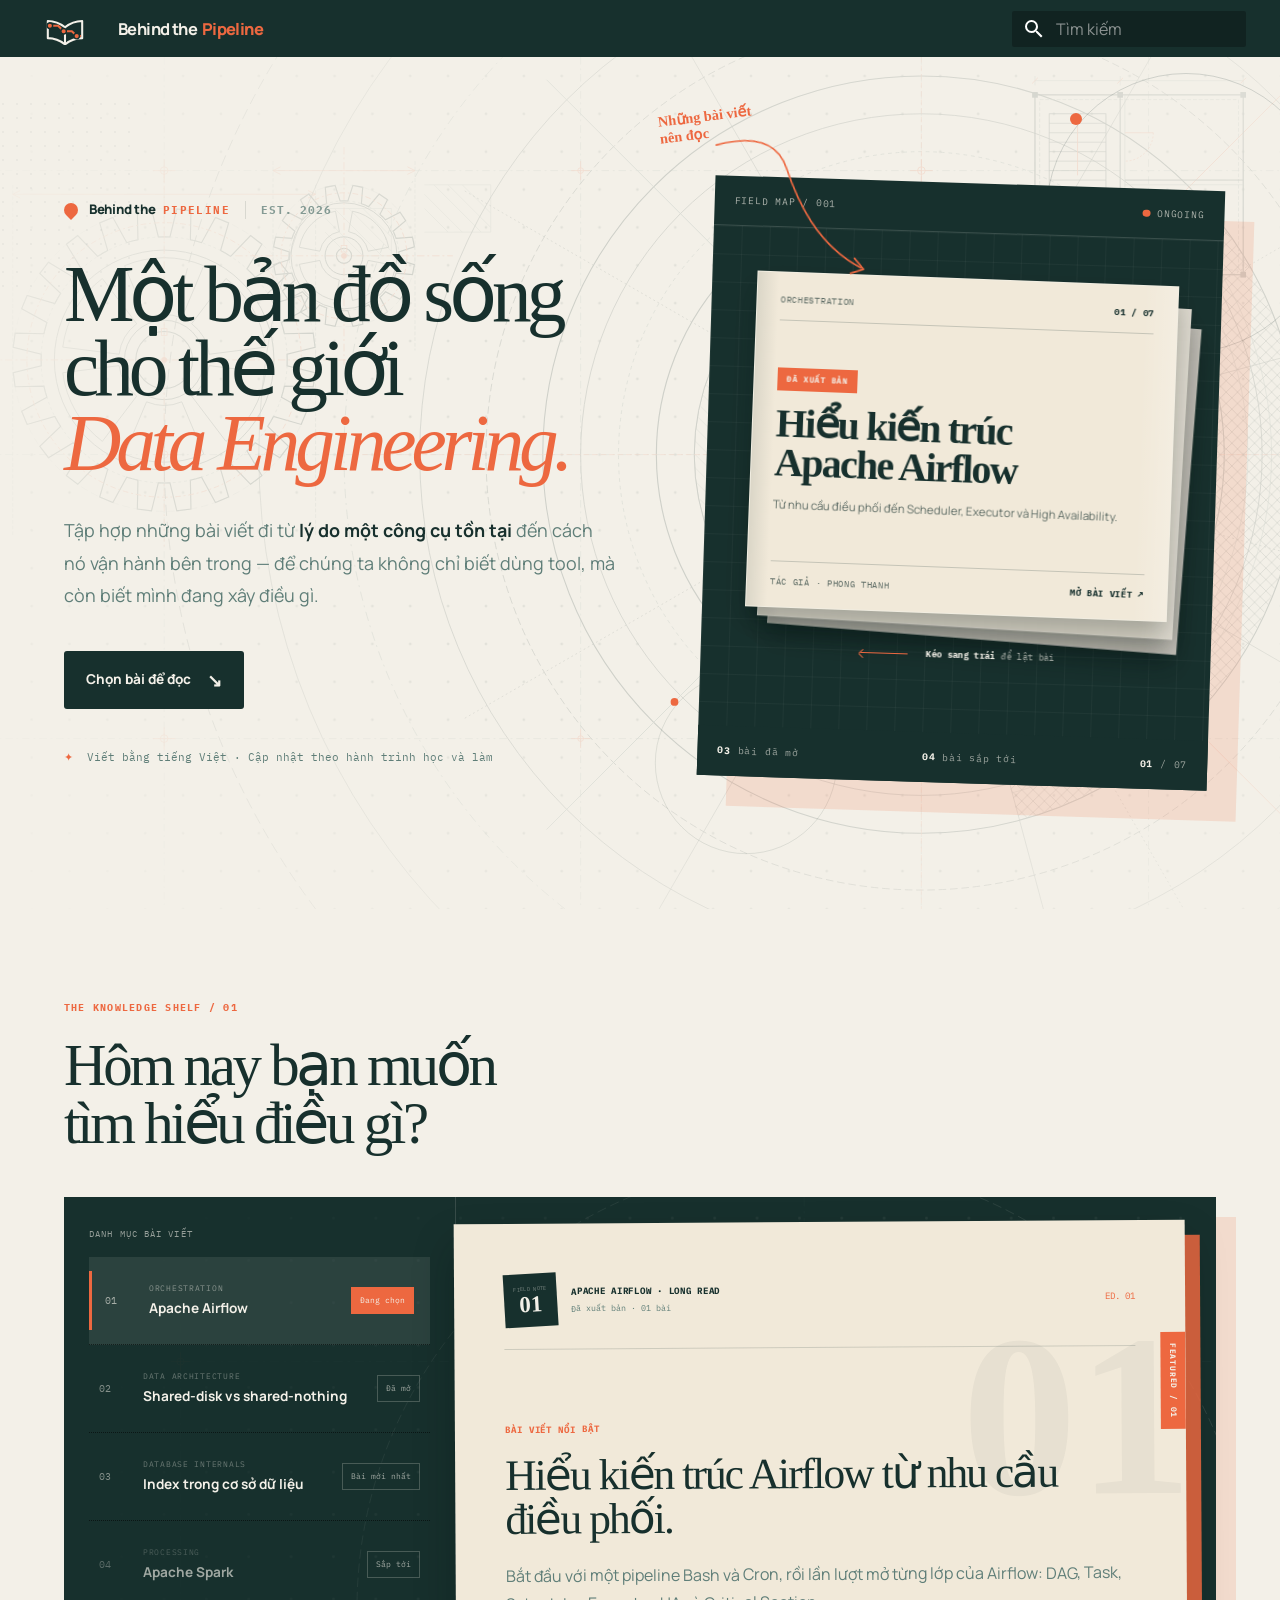
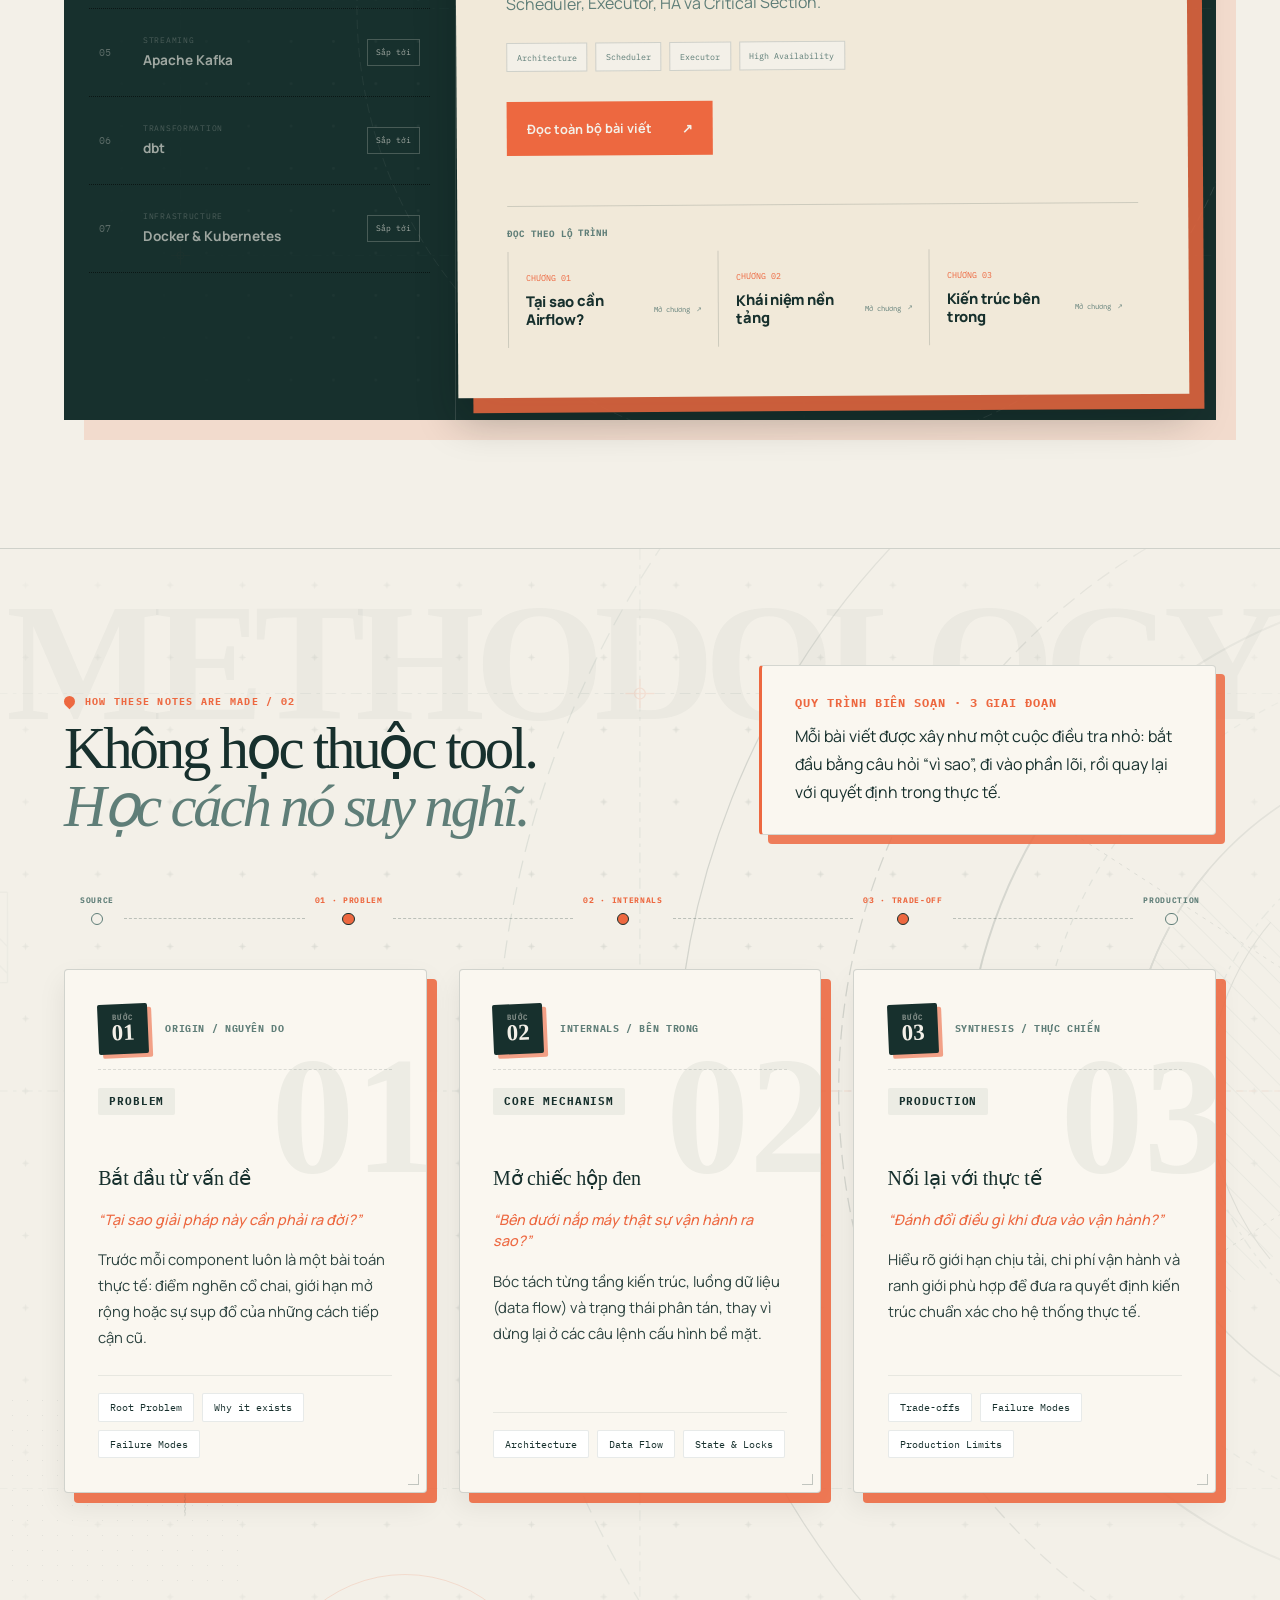
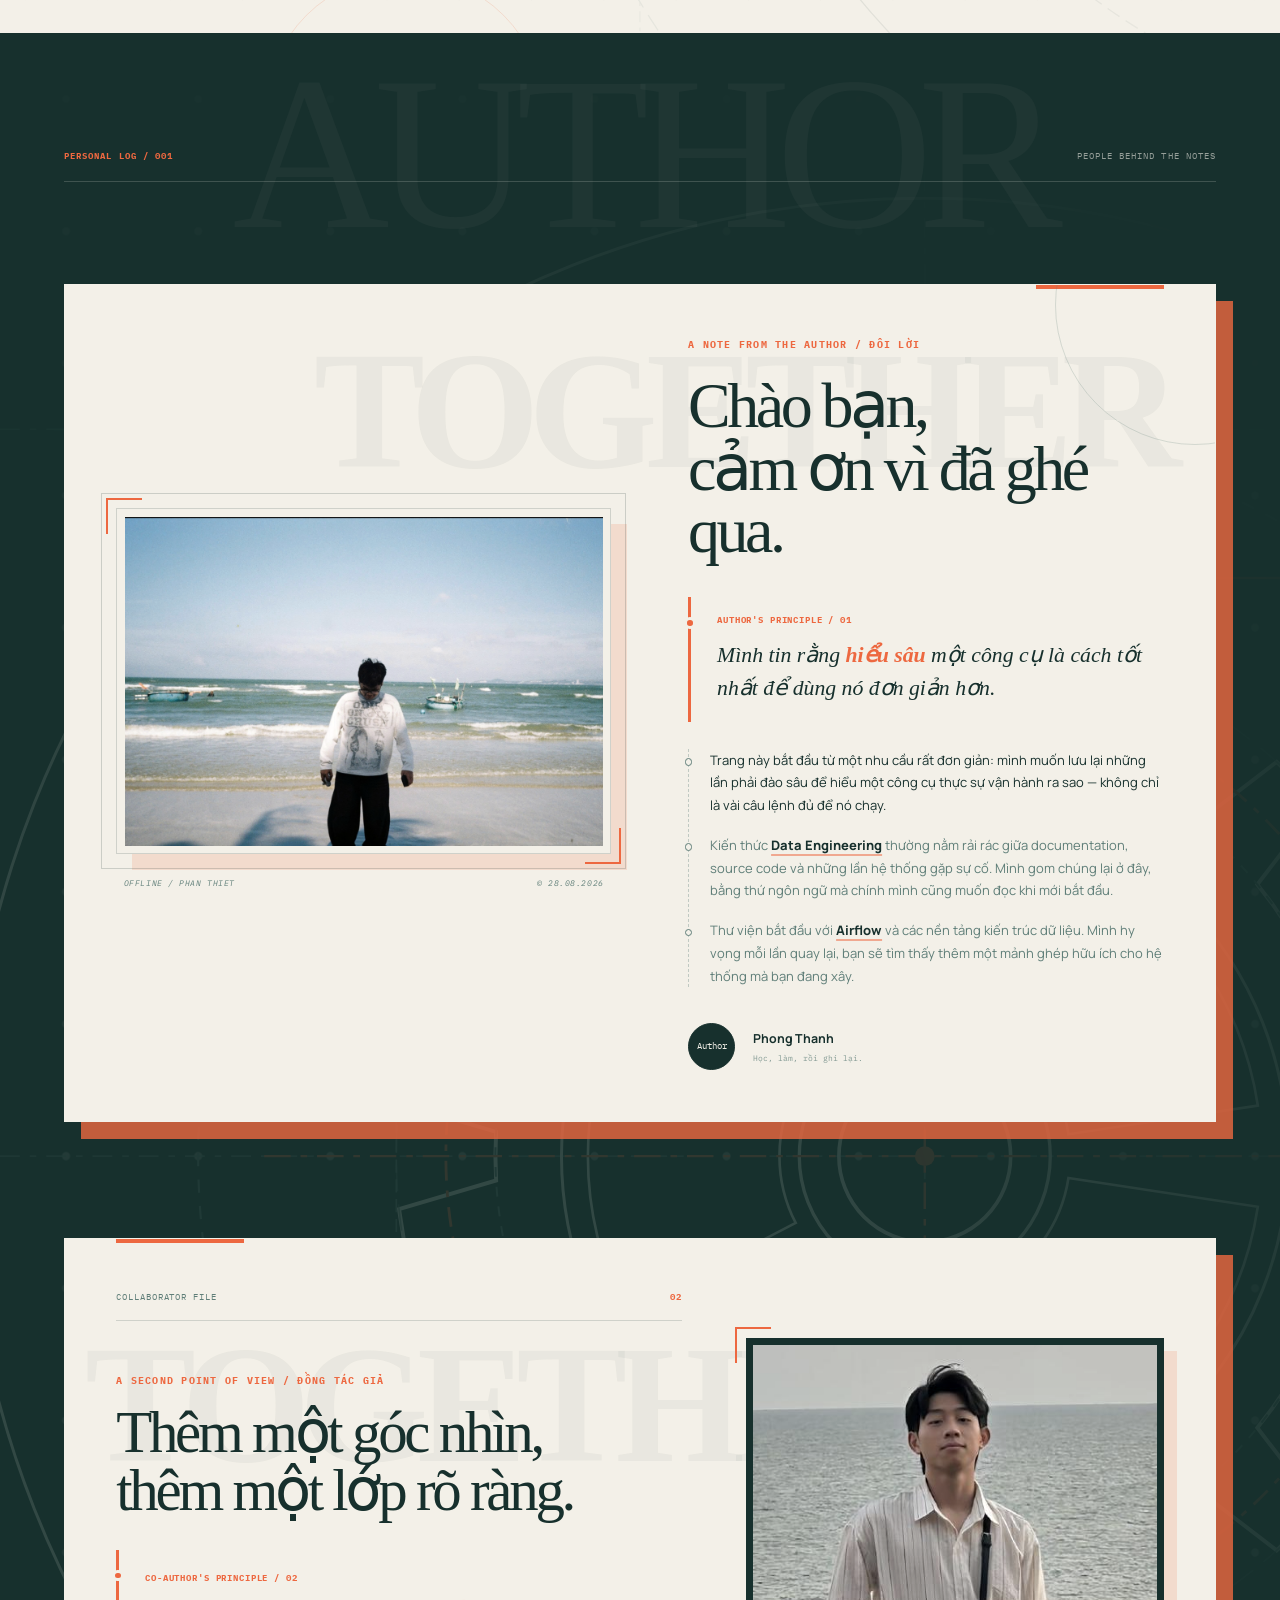
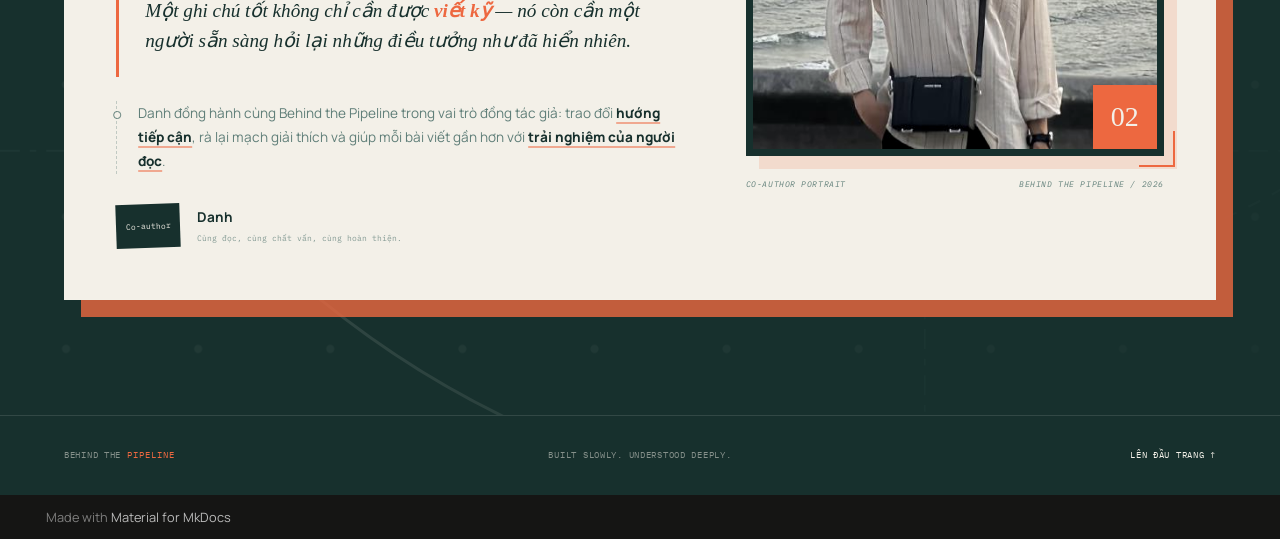
<file: index.html>
<!doctype html>
<html lang="vi" class="no-js">
  <head>
    
      <meta charset="utf-8">
      <meta name="viewport" content="width=device-width,initial-scale=1">
      
        <meta name="description" content="Đi vào phía sau những hệ thống và pipeline dữ liệu">
      
      
      
      
      
        <link rel="next" href="architecture/shared-disk-vs-shared-nothing/">
      
      
        
      
      
      <link rel="icon" href="assets/images/behind-the-pipeline-favicon.svg">
      <meta name="generator" content="mkdocs-1.6.1, mkdocs-material-9.7.7">
    
    
      
        <title>Behind the Pipeline</title>
      
    
    
      <link rel="stylesheet" href="assets/stylesheets/main.ec1eaa64.min.css">
      
        
        <link rel="stylesheet" href="assets/stylesheets/palette.ab4e12ef.min.css">
      
      


    
    
      
    
    
      
        
        
        <link rel="preconnect" href="https://fonts.gstatic.com" crossorigin>
        <link rel="stylesheet" href="https://fonts.googleapis.com/css?family=Manrope:300,300i,400,400i,700,700i%7CIBM+Plex+Mono:400,400i,700,700i&display=fallback">
        <style>:root{--md-text-font:"Manrope";--md-code-font:"IBM Plex Mono"}</style>
      
    
    
      <link rel="stylesheet" href="stylesheets/brand.css">
    
      <link rel="stylesheet" href="stylesheets/landing.css">
    
      <link rel="stylesheet" href="stylesheets/article.css">
    
    <script>__md_scope=new URL(".",location),__md_hash=e=>[...e].reduce(((e,_)=>(e<<5)-e+_.charCodeAt(0)),0),__md_get=(e,_=localStorage,t=__md_scope)=>JSON.parse(_.getItem(t.pathname+"."+e)),__md_set=(e,_,t=localStorage,a=__md_scope)=>{try{t.setItem(a.pathname+"."+e,JSON.stringify(_))}catch(e){}}</script>
    
      

    
    
  </head>
  
  
    
    
    
    
    
    <body dir="ltr" data-md-color-scheme="default" data-md-color-primary="indigo" data-md-color-accent="deep-purple">
  
    
    <input class="md-toggle" data-md-toggle="drawer" type="checkbox" id="__drawer" autocomplete="off">
    <input class="md-toggle" data-md-toggle="search" type="checkbox" id="__search" autocomplete="off">
    <label class="md-overlay" for="__drawer"></label>
    <div data-md-component="skip">
      
    </div>
    <div data-md-component="announce">
      
    </div>
    
    
      

  

<header class="md-header md-header--shadow" data-md-component="header">
  <nav class="md-header__inner md-grid" aria-label="Đầu trang">
    <a href="." title="Behind the Pipeline" class="md-header__button md-logo" aria-label="Behind the Pipeline" data-md-component="logo">
      
  <img src="assets/images/behind-the-pipeline-logo.svg" alt="logo">

    </a>
    <label class="md-header__button md-icon" for="__drawer">
      
      <svg xmlns="http://www.w3.org/2000/svg" viewBox="0 0 24 24"><path d="M3 6h18v2H3zm0 5h18v2H3zm0 5h18v2H3z"/></svg>
    </label>
    <div class="md-header__title" data-md-component="header-title">
      <div class="md-header__ellipsis">
        <div class="md-header__topic">
          <span class="md-ellipsis">
            Behind the Pipeline
          </span>
        </div>
        <div class="md-header__topic" data-md-component="header-topic">
          <span class="md-ellipsis">
            
              Home
            
          </span>
        </div>
      </div>
    </div>
    
      
    
    
    
    
      
      
        <label class="md-header__button md-icon" for="__search">
          
          <svg xmlns="http://www.w3.org/2000/svg" viewBox="0 0 24 24"><path d="M9.5 3A6.5 6.5 0 0 1 16 9.5c0 1.61-.59 3.09-1.56 4.23l.27.27h.79l5 5-1.5 1.5-5-5v-.79l-.27-.27A6.52 6.52 0 0 1 9.5 16 6.5 6.5 0 0 1 3 9.5 6.5 6.5 0 0 1 9.5 3m0 2C7 5 5 7 5 9.5S7 14 9.5 14 14 12 14 9.5 12 5 9.5 5"/></svg>
        </label>
        <div class="md-search" data-md-component="search" role="dialog">
  <label class="md-search__overlay" for="__search"></label>
  <div class="md-search__inner" role="search">
    <form class="md-search__form" name="search">
      <input type="text" class="md-search__input" name="query" aria-label="Tìm kiếm" placeholder="Tìm kiếm" autocapitalize="off" autocorrect="off" autocomplete="off" spellcheck="false" data-md-component="search-query" required>
      <label class="md-search__icon md-icon" for="__search">
        
        <svg xmlns="http://www.w3.org/2000/svg" viewBox="0 0 24 24"><path d="M9.5 3A6.5 6.5 0 0 1 16 9.5c0 1.61-.59 3.09-1.56 4.23l.27.27h.79l5 5-1.5 1.5-5-5v-.79l-.27-.27A6.52 6.52 0 0 1 9.5 16 6.5 6.5 0 0 1 3 9.5 6.5 6.5 0 0 1 9.5 3m0 2C7 5 5 7 5 9.5S7 14 9.5 14 14 12 14 9.5 12 5 9.5 5"/></svg>
        
        <svg xmlns="http://www.w3.org/2000/svg" viewBox="0 0 24 24"><path d="M20 11v2H8l5.5 5.5-1.42 1.42L4.16 12l7.92-7.92L13.5 5.5 8 11z"/></svg>
      </label>
      <nav class="md-search__options" aria-label="Tìm kiếm">
        
        <button type="reset" class="md-search__icon md-icon" title="Xoá" aria-label="Xoá" tabindex="-1">
          
          <svg xmlns="http://www.w3.org/2000/svg" viewBox="0 0 24 24"><path d="M19 6.41 17.59 5 12 10.59 6.41 5 5 6.41 10.59 12 5 17.59 6.41 19 12 13.41 17.59 19 19 17.59 13.41 12z"/></svg>
        </button>
      </nav>
      
    </form>
    <div class="md-search__output">
      <div class="md-search__scrollwrap" tabindex="0" data-md-scrollfix>
        <div class="md-search-result" data-md-component="search-result">
          <div class="md-search-result__meta">
            Initializing search
          </div>
          <ol class="md-search-result__list" role="presentation"></ol>
        </div>
      </div>
    </div>
  </div>
</div>
      
    
    
  </nav>
  
</header>
    
    <div class="md-container" data-md-component="container">
      
      
        
          
        
      
      <main class="md-main" data-md-component="main">
        <div class="md-main__inner md-grid">
          
            
              
                
              
              <div class="md-sidebar md-sidebar--primary" data-md-component="sidebar" data-md-type="navigation" hidden>
                <div class="md-sidebar__scrollwrap">
                  <div class="md-sidebar__inner">
                    



<nav class="md-nav md-nav--primary" aria-label="Thanh điều hướng" data-md-level="0">
  <label class="md-nav__title" for="__drawer">
    <a href="." title="Behind the Pipeline" class="md-nav__button md-logo" aria-label="Behind the Pipeline" data-md-component="logo">
      
  <img src="assets/images/behind-the-pipeline-logo.svg" alt="logo">

    </a>
    Behind the Pipeline
  </label>
  
  <ul class="md-nav__list" data-md-scrollfix>
    
      
      
  
  
    
  
  
  
    <li class="md-nav__item md-nav__item--active">
      
      <input class="md-nav__toggle md-toggle" type="checkbox" id="__toc">
      
      
      
      <a href="." class="md-nav__link md-nav__link--active">
        
  
  
  <span class="md-ellipsis">
    
  
    Home
  

    
  </span>
  
  

      </a>
      
    </li>
  

    
      
      
  
  
  
  
    
    
    
    
      
        
        
      
    
    
    <li class="md-nav__item md-nav__item--section md-nav__item--nested">
      
        
        
        <input class="md-nav__toggle md-toggle " type="checkbox" id="__nav_2" >
        
          
          <label class="md-nav__link" for="__nav_2" id="__nav_2_label" tabindex="">
            
  
  
  <span class="md-ellipsis">
    
  
    Data Architecture
  

    
  </span>
  
  

            <span class="md-nav__icon md-icon"></span>
          </label>
        
        <nav class="md-nav" data-md-level="1" aria-labelledby="__nav_2_label" aria-expanded="false">
          <label class="md-nav__title" for="__nav_2">
            <span class="md-nav__icon md-icon"></span>
            
  
    Data Architecture
  

          </label>
          <ul class="md-nav__list" data-md-scrollfix>
            
              
                
  
  
  
  
    <li class="md-nav__item">
      <a href="architecture/shared-disk-vs-shared-nothing/" class="md-nav__link">
        
  
  
  <span class="md-ellipsis">
    
  
    Shared-disk vs shared-nothing
  

    
  </span>
  
  

      </a>
    </li>
  

              
            
          </ul>
        </nav>
      
    </li>
  

    
      
      
  
  
  
  
    
    
    
    
      
        
        
      
    
    
    <li class="md-nav__item md-nav__item--section md-nav__item--nested">
      
        
        
        <input class="md-nav__toggle md-toggle " type="checkbox" id="__nav_3" >
        
          
          <label class="md-nav__link" for="__nav_3" id="__nav_3_label" tabindex="">
            
  
  
  <span class="md-ellipsis">
    
  
    Database Internals
  

    
  </span>
  
  

            <span class="md-nav__icon md-icon"></span>
          </label>
        
        <nav class="md-nav" data-md-level="1" aria-labelledby="__nav_3_label" aria-expanded="false">
          <label class="md-nav__title" for="__nav_3">
            <span class="md-nav__icon md-icon"></span>
            
  
    Database Internals
  

          </label>
          <ul class="md-nav__list" data-md-scrollfix>
            
              
                
  
  
  
  
    <li class="md-nav__item">
      <a href="index/" class="md-nav__link">
        
  
  
  <span class="md-ellipsis">
    
  
    Index trong cơ sở dữ liệu
  

    
  </span>
  
  

      </a>
    </li>
  

              
            
          </ul>
        </nav>
      
    </li>
  

    
      
      
  
  
  
  
    
    
    
    
      
        
        
      
    
    
    <li class="md-nav__item md-nav__item--section md-nav__item--nested">
      
        
        
        <input class="md-nav__toggle md-toggle " type="checkbox" id="__nav_4" >
        
          
          <label class="md-nav__link" for="__nav_4" id="__nav_4_label" tabindex="">
            
  
  
  <span class="md-ellipsis">
    
  
    Apache Airflow
  

    
  </span>
  
  

            <span class="md-nav__icon md-icon"></span>
          </label>
        
        <nav class="md-nav" data-md-level="1" aria-labelledby="__nav_4_label" aria-expanded="false">
          <label class="md-nav__title" for="__nav_4">
            <span class="md-nav__icon md-icon"></span>
            
  
    Apache Airflow
  

          </label>
          <ul class="md-nav__list" data-md-scrollfix>
            
              
                
  
  
  
  
    <li class="md-nav__item">
      <a href="airflow/architecture/" class="md-nav__link">
        
  
  
  <span class="md-ellipsis">
    
  
    Architecture
  

    
  </span>
  
  

      </a>
    </li>
  

              
            
          </ul>
        </nav>
      
    </li>
  

    
  </ul>
</nav>
                  </div>
                </div>
              </div>
            
            
              
                
              
              <div class="md-sidebar md-sidebar--secondary" data-md-component="sidebar" data-md-type="toc" hidden>
                <div class="md-sidebar__scrollwrap">
                  <div class="md-sidebar__inner">
                    

<nav class="md-nav md-nav--secondary" aria-label="Mục lục">
  
  
  
  
</nav>
                  </div>
                </div>
              </div>
            
          
          
            <div class="md-content" data-md-component="content">
              
              <article class="md-content__inner md-typeset">
                
                  
  




<div class="landing-page">
  <section class="landing-hero" aria-labelledby="landing-title">
    <div class="blueprint-watermark blueprint-watermark--hero" aria-hidden="true">
      <img src="assets/images/blueprint-hero.svg" alt="" loading="lazy">
    </div>

    <div class="landing-hero__copy">
      <div class="landing-kicker">
        <span class="landing-kicker__mark" aria-hidden="true"></span>
        <span class="landing-brand"><strong>Behind the</strong><b>Pipeline</b></span>
        <small>Est. 2026</small>
      </div>

      <h1 id="landing-title">Một bản đồ sống cho thế giới <em>Data Engineering.</em></h1>
      <p class="landing-hero__lead">
        Tập hợp những bài viết đi từ <strong>lý do một công cụ tồn tại</strong>
        đến cách nó vận hành bên trong — để chúng ta không chỉ biết dùng tool,
        mà còn biết mình đang xây điều gì.
      </p>

      <div class="landing-actions">
        <a class="landing-button landing-button--primary" href="#thu-vien">
          Chọn bài để đọc <span aria-hidden="true">↘</span>
        </a>
      </div>

      <p class="landing-hero__note">
        <span aria-hidden="true">✦</span> Viết bằng tiếng Việt · Cập nhật theo hành trình học và làm
      </p>
    </div>

    <div class="landing-hero__visual" aria-label="Những bài viết nên đọc trong Behind the Pipeline">
      <div class="reading-callout" aria-hidden="true">
        <span>Những bài viết<br>nên đọc</span>
        <svg viewBox="0 0 180 220" role="presentation">
          <path d="M5 12C55 5 78 20 84 49C92 88 108 143 157 177"></path>
          <path d="M151 165L160 179L144 182"></path>
        </svg>
      </div>

      <div class="stack-card">
        <div class="stack-card__topbar">
          <span>FIELD MAP / 001</span>
          <span class="stack-card__live"><i></i> ONGOING</span>
        </div>

        <div class="article-deck-shell">
          <div class="article-deck" tabindex="0" aria-label="Chồng 7 bài viết. Kéo tờ giấy sang trái để xem bài tiếp theo." aria-describedby="article-deck-help">
            <article class="article-sheet article-sheet--airflow" data-article-title="Kiến trúc Apache Airflow" data-deck-position="current">
              <div class="article-sheet__meta"><span>ORCHESTRATION</span><b>01 / 07</b></div>
              <div class="article-sheet__body">
                <span class="article-sheet__status article-sheet__status--published">Đã xuất bản</span>
                <h2>Hiểu kiến trúc<br>Apache Airflow</h2>
                <p>Từ nhu cầu điều phối đến Scheduler, Executor và High Availability.</p>
              </div>
              <div class="article-sheet__foot">
                <span>Tác giả · Phong Thanh</span>
                <a href="airflow/architecture/">Mở bài viết <b aria-hidden="true">↗</b></a>
              </div>
            </article>

            <article class="article-sheet article-sheet--storage" data-article-title="Shared-disk vs shared-nothing" data-deck-position="next">
              <div class="article-sheet__meta"><span>DATA ARCHITECTURE</span><b>02 / 07</b></div>
              <div class="article-sheet__body">
                <span class="article-sheet__status article-sheet__status--published">Đã xuất bản</span>
                <h2>Shared-disk vs<br>shared-nothing</h2>
                <p>Chọn topology dữ liệu từ góc nhìn Data Engineer: query, shuffle và failure.</p>
              </div>
              <div class="article-sheet__foot">
                <span>Tác giả · AI Research</span>
                <a href="architecture/shared-disk-vs-shared-nothing/">Mở bài viết <b aria-hidden="true">↗</b></a>
              </div>
            </article>

            <article class="article-sheet article-sheet--index" data-article-title="Index trong cơ sở dữ liệu" data-deck-position="back">
              <div class="article-sheet__meta"><span>DATABASE INTERNALS</span><b>03 / 07</b></div>
              <div class="article-sheet__body">
                <span class="article-sheet__status article-sheet__status--published">Bài mới nhất</span>
                <h2>Index trong<br>cơ sở dữ liệu</h2>
                <p>Từ full table scan đến cấu trúc dữ liệu giúp database tìm bản ghi nhanh hơn.</p>
              </div>
              <div class="article-sheet__foot">
                <span>Tác giả · Phong Thanh</span>
                <a href="index/">Mở bài viết <b aria-hidden="true">↗</b></a>
              </div>
            </article>

            <article class="article-sheet article-sheet--planned" data-article-title="Apache Spark internals" data-deck-position="hidden">
              <div class="article-sheet__meta"><span>PROCESSING</span><b>04 / 07</b></div>
              <div class="article-sheet__body">
                <span class="article-sheet__status">Trong lộ trình</span>
                <h2>Apache Spark<br>internals</h2>
                <p>Partition, DAG execution, shuffle và cách một job thật sự chạy qua cluster.</p>
              </div>
              <div class="article-sheet__foot"><span>Dự kiến</span><em>Đang lên dàn ý</em></div>
            </article>

            <article class="article-sheet article-sheet--planned article-sheet--clay" data-article-title="Apache Kafka internals" data-deck-position="hidden">
              <div class="article-sheet__meta"><span>STREAMING</span><b>05 / 07</b></div>
              <div class="article-sheet__body">
                <span class="article-sheet__status">Trong lộ trình</span>
                <h2>Apache Kafka<br>internals</h2>
                <p>Log phân tán, partition ownership và những đánh đổi của delivery semantics.</p>
              </div>
              <div class="article-sheet__foot"><span>Dự kiến</span><em>Chờ nghiên cứu</em></div>
            </article>

            <article class="article-sheet article-sheet--planned article-sheet--blue" data-article-title="dbt: từ SQL đến lineage" data-deck-position="hidden">
              <div class="article-sheet__meta"><span>TRANSFORMATION</span><b>06 / 07</b></div>
              <div class="article-sheet__body">
                <span class="article-sheet__status">Trong lộ trình</span>
                <h2>dbt: từ SQL<br>đến lineage</h2>
                <p>Compiler, materialization và cách tổ chức transformation thành sản phẩm dữ liệu.</p>
              </div>
              <div class="article-sheet__foot"><span>Dự kiến</span><em>Chờ nghiên cứu</em></div>
            </article>

            <article class="article-sheet article-sheet--planned article-sheet--ink" data-article-title="Docker và Kubernetes cho Data Engineer" data-deck-position="hidden">
              <div class="article-sheet__meta"><span>INFRASTRUCTURE</span><b>07 / 07</b></div>
              <div class="article-sheet__body">
                <span class="article-sheet__status">Trong lộ trình</span>
                <h2>Docker &amp; Kubernetes<br>cho Data Engineer</h2>
                <p>Từ một container đến workload dữ liệu có thể deploy, quan sát và phục hồi.</p>
              </div>
              <div class="article-sheet__foot"><span>Dự kiến</span><em>Chờ nghiên cứu</em></div>
            </article>
          </div>

          <div class="article-deck__controls">
            <span class="article-deck__swipe-icon" aria-hidden="true"><i></i></span>
            <p id="article-deck-help"><b>Kéo sang trái</b> để lật bài</p>
          </div>
          <p class="article-deck__announcement" aria-live="polite" aria-atomic="true"></p>
        </div>

        <div class="stack-card__footer">
          <span><b>03</b> bài đã mở</span>
          <span><b>04</b> bài sắp tới</span>
          <span class="article-deck__count"><b>01</b> / 07</span>
        </div>
      </div>

      <span class="hero-orbit hero-orbit--one" aria-hidden="true"></span>
      <span class="hero-orbit hero-orbit--two" aria-hidden="true"></span>
    </div>
  </section>

  <section class="library-section" id="thu-vien" aria-labelledby="library-title">
    <div class="section-heading section-heading--split">
      <div>
        <p class="section-eyebrow">THE KNOWLEDGE SHELF / 01</p>
        <h2 id="library-title">Hôm nay bạn muốn<br>tìm hiểu điều gì?</h2>
      </div>
    </div>

    <div class="library-browser">
      <div class="blueprint-watermark blueprint-watermark--shelf" aria-hidden="true">
        <img src="assets/images/blueprint-shelf.svg" alt="" loading="lazy">
      </div>

      <div class="tool-shelf" aria-label="Các nhóm công cụ">
        <p class="tool-shelf__label">DANH MỤC BÀI VIẾT</p>

        <button class="tool-choice tool-choice--active" type="button" data-preview="airflow" aria-pressed="true">
          <span class="tool-choice__number">01</span>
          <span class="tool-choice__copy">
            <small>ORCHESTRATION</small>
            <strong>Apache Airflow</strong>
          </span>
          <span class="tool-choice__status">Đang chọn</span>
        </button>

        <button class="tool-choice" type="button" data-preview="storage" aria-pressed="false">
          <span class="tool-choice__number">02</span>
          <span class="tool-choice__copy">
            <small>DATA ARCHITECTURE</small>
            <strong>Shared-disk vs shared-nothing</strong>
          </span>
          <span class="tool-choice__status">Đã mở</span>
        </button>

        <button class="tool-choice" type="button" data-preview="databaseIndex" data-inactive-status="Bài mới nhất" aria-pressed="false">
          <span class="tool-choice__number">03</span>
          <span class="tool-choice__copy">
            <small>DATABASE INTERNALS</small>
            <strong>Index trong cơ sở dữ liệu</strong>
          </span>
          <span class="tool-choice__status">Bài mới nhất</span>
        </button>

        <button class="tool-choice tool-choice--soon" type="button" data-preview="spark">
          <span class="tool-choice__number">04</span>
          <span class="tool-choice__copy"><small>PROCESSING</small><strong>Apache Spark</strong></span>
          <span class="tool-choice__status">Sắp tới</span>
        </button>

        <button class="tool-choice tool-choice--soon" type="button" data-preview="kafka">
          <span class="tool-choice__number">05</span>
          <span class="tool-choice__copy"><small>STREAMING</small><strong>Apache Kafka</strong></span>
          <span class="tool-choice__status">Sắp tới</span>
        </button>

        <button class="tool-choice tool-choice--soon" type="button" data-preview="dbt">
          <span class="tool-choice__number">06</span>
          <span class="tool-choice__copy"><small>TRANSFORMATION</small><strong>dbt</strong></span>
          <span class="tool-choice__status">Sắp tới</span>
        </button>

        <button class="tool-choice tool-choice--soon" type="button" data-preview="infrastructure">
          <span class="tool-choice__number">07</span>
          <span class="tool-choice__copy"><small>INFRASTRUCTURE</small><strong>Docker &amp; Kubernetes</strong></span>
          <span class="tool-choice__status">Sắp tới</span>
        </button>
      </div>

      <article class="featured-article" id="featured-article" data-preview-number="01" data-preview-label="FEATURED / 01">
        <header class="featured-article__header">
          <div class="featured-article__stamp" aria-hidden="true">
            <small>FIELD NOTE</small><b id="featured-stamp-number">01</b>
          </div>
          <div>
            <p id="featured-meta">APACHE AIRFLOW · LONG READ</p>
            <span id="featured-publication">Đã xuất bản · 01 bài</span>
          </div>
          <span class="featured-article__edition" id="featured-edition">ED. 01</span>
        </header>

        <div class="featured-article__body">
          <p class="featured-article__overline" id="featured-overline">BÀI VIẾT NỔI BẬT</p>
          <h3 id="featured-title">Hiểu kiến trúc Airflow từ nhu cầu điều phối.</h3>
          <p id="featured-summary">
            Bắt đầu với một pipeline Bash và Cron, rồi lần lượt mở từng lớp của
            Airflow: DAG, Task, Scheduler, Executor, HA và Critical Section.
          </p>
          <div class="article-tags" id="featured-tags" aria-label="Chủ đề trong bài viết">
            <span>Architecture</span><span>Scheduler</span><span>Executor</span><span>High Availability</span>
          </div>
          <a class="article-read-button" id="featured-read-button" href="airflow/architecture/">
            <span id="featured-action">Đọc toàn bộ bài viết</span><b aria-hidden="true">↗</b>
          </a>
        </div>

        <div class="article-chapters">
          <p id="featured-chapters-label">ĐỌC THEO LỘ TRÌNH</p>
          <div id="featured-chapters">
            <a href="airflow/architecture/#tai-sao-can-airflow"><span>CHƯƠNG 01</span><strong>Tại sao cần Airflow?</strong><b aria-hidden="true">↗</b></a>
            <a href="airflow/architecture/#nhung-khai-niem-nen-tang"><span>CHƯƠNG 02</span><strong>Khái niệm nền tảng</strong><b aria-hidden="true">↗</b></a>
            <a href="airflow/architecture/#cac-component-trong-airflow"><span>CHƯƠNG 03</span><strong>Kiến trúc bên trong</strong><b aria-hidden="true">↗</b></a>
          </div>
        </div>
      </article>
    </div>
  </section>

  <section class="writing-section" id="cach-viet" aria-labelledby="writing-title">
    <div class="blueprint-watermark blueprint-watermark--writing" aria-hidden="true">
      <img src="assets/images/blueprint-writing.svg" alt="" loading="lazy">
    </div>

    <div class="writing-section__intro">
      <div>
        <div class="writing-section__kicker">
          <span class="writing-section__kicker-mark" aria-hidden="true"></span>
          <p class="section-eyebrow">HOW THESE NOTES ARE MADE / 02</p>
        </div>
        <h2 id="writing-title">Không học thuộc tool.<br><em>Học cách nó suy nghĩ.</em></h2>
      </div>
      <div class="writing-section__lead-box">
        <span class="writing-section__lead-label">QUY TRÌNH BIÊN SOẠN · 3 GIAI ĐOẠN</span>
        <p class="writing-section__lead">
          Mỗi bài viết được xây như một cuộc điều tra nhỏ: bắt đầu bằng câu hỏi
          “vì sao”, đi vào phần lõi, rồi quay lại với quyết định trong thực tế.
        </p>
      </div>
    </div>

    <div class="blueprint-dag-stream" aria-hidden="true">
      <div class="dag-node"><span>SOURCE</span><i></i></div>
      <div class="dag-connector"></div>
      <div class="dag-node dag-node--active"><span>01 · PROBLEM</span><i></i></div>
      <div class="dag-connector"></div>
      <div class="dag-node dag-node--active"><span>02 · INTERNALS</span><i></i></div>
      <div class="dag-connector"></div>
      <div class="dag-node dag-node--active"><span>03 · TRADE-OFF</span><i></i></div>
      <div class="dag-connector"></div>
      <div class="dag-node"><span>PRODUCTION</span><i></i></div>
    </div>

    <div class="writing-principles" role="list" aria-label="Quy trình 3 bước mổ xẻ kiến trúc">
      <article class="writing-card" data-step-number="01" role="listitem">
        <header class="writing-card__header">
          <div class="writing-card__stamp" aria-hidden="true">
            <small>BƯỚC</small><b>01</b>
          </div>
          <div class="writing-card__meta">
            <span class="writing-card__stage">ORIGIN / NGUYÊN DO</span>
          </div>
        </header>

        <div class="writing-card__flow">
          <span class="writing-card__flow-badge">PROBLEM</span>
        </div>

        <h3 class="writing-card__title">Bắt đầu từ vấn đề</h3>
        <p class="writing-card__question">“Tại sao giải pháp này cần phải ra đời?”</p>
        <p class="writing-card__desc">
          Trước mỗi component luôn là một bài toán thực tế: điểm nghẽn cổ chai,
          giới hạn mở rộng hoặc sự sụp đổ của những cách tiếp cận cũ.
        </p>

        <footer class="writing-card__tags" aria-label="Khía cạnh phân tích">
          <span>Root Problem</span>
          <span>Why it exists</span>
          <span>Failure Modes</span>
        </footer>
      </article>

      <article class="writing-card" data-step-number="02" role="listitem">
        <header class="writing-card__header">
          <div class="writing-card__stamp" aria-hidden="true">
            <small>BƯỚC</small><b>02</b>
          </div>
          <div class="writing-card__meta">
            <span class="writing-card__stage">INTERNALS / BÊN TRONG</span>
          </div>
        </header>

        <div class="writing-card__flow">
          <span class="writing-card__flow-badge">CORE MECHANISM</span>
        </div>

        <h3 class="writing-card__title">Mở chiếc hộp đen</h3>
        <p class="writing-card__question">“Bên dưới nắp máy thật sự vận hành ra sao?”</p>
        <p class="writing-card__desc">
          Bóc tách từng tầng kiến trúc, luồng dữ liệu (data flow) và trạng thái
          phân tán, thay vì dừng lại ở các câu lệnh cấu hình bề mặt.
        </p>

        <footer class="writing-card__tags" aria-label="Khía cạnh phân tích">
          <span>Architecture</span>
          <span>Data Flow</span>
          <span>State &amp; Locks</span>
        </footer>
      </article>

      <article class="writing-card" data-step-number="03" role="listitem">
        <header class="writing-card__header">
          <div class="writing-card__stamp" aria-hidden="true">
            <small>BƯỚC</small><b>03</b>
          </div>
          <div class="writing-card__meta">
            <span class="writing-card__stage">SYNTHESIS / THỰC CHIẾN</span>
          </div>
        </header>

        <div class="writing-card__flow">
          <span class="writing-card__flow-badge">PRODUCTION</span>
        </div>

        <h3 class="writing-card__title">Nối lại với thực tế</h3>
        <p class="writing-card__question">“Đánh đổi điều gì khi đưa vào vận hành?”</p>
        <p class="writing-card__desc">
          Hiểu rõ giới hạn chịu tải, chi phí vận hành và ranh giới phù hợp để
          đưa ra quyết định kiến trúc chuẩn xác cho hệ thống thực tế.
        </p>

        <footer class="writing-card__tags" aria-label="Khía cạnh phân tích">
          <span>Trade-offs</span>
          <span>Failure Modes</span>
          <span>Production Limits</span>
        </footer>
      </article>
    </div>

    <span class="writing-orbit" aria-hidden="true"></span>
  </section>

  <section class="author-section" id="nguoi-viet" aria-labelledby="author-title">
    <div class="blueprint-watermark blueprint-watermark--author" aria-hidden="true">
      <img src="assets/images/blueprint-author.svg" alt="" loading="lazy">
    </div>

    <div class="author-section__masthead">
      <p>PERSONAL LOG / 001</p>
      <span>PEOPLE BEHIND THE NOTES</span>
    </div>

    <div class="author-primary-card">
      <span class="author-primary-card__watermark" aria-hidden="true">TOGETHER</span>
      <figure class="author-photo">
        <div class="author-photo__frame">
          <img src="assets/images/phong-thanh-at-the-sea.webp" alt="Người viết đứng bên bờ biển" width="1920" height="1296" loading="lazy">
        </div>
        <figcaption><span>OFFLINE / PHAN THIET</span><span>© 28.08.2026</span></figcaption>
      </figure>

      <div class="author-note">
        <p class="section-eyebrow">A NOTE FROM THE AUTHOR / ĐÔI LỜI</p>
        <h2 id="author-title">Chào bạn,<br>cảm ơn vì đã ghé qua.</h2>
        <p class="author-note__lead">
          <span class="author-principle-label">AUTHOR'S PRINCIPLE / 01</span>
          <span class="author-principle-text">Mình tin rằng <strong>hiểu sâu</strong> một công cụ là cách tốt nhất để dùng nó đơn giản hơn.</span>
        </p>
        <div class="author-note__body">
          <p>
            Trang này bắt đầu từ một nhu cầu rất đơn giản: mình muốn lưu lại những
            lần phải đào sâu để hiểu một công cụ thực sự vận hành ra sao — không
            chỉ là vài câu lệnh đủ để nó chạy.
          </p>
          <p>
            Kiến thức <strong class="author-keyword">Data Engineering</strong> thường nằm rải rác giữa documentation,
            source code và những lần hệ thống gặp sự cố. Mình gom chúng lại ở đây,
            bằng thứ ngôn ngữ mà chính mình cũng muốn đọc khi mới bắt đầu.
          </p>
          <p>
            Thư viện bắt đầu với <strong class="author-keyword">Airflow</strong> và các nền tảng kiến trúc dữ liệu. Mình hy vọng
            mỗi lần quay lại, bạn sẽ tìm thấy thêm một mảnh ghép hữu ích cho hệ thống
            mà bạn đang xây.
          </p>
        </div>
        <div class="author-signoff">
          <span aria-hidden="true">Author</span>
          <div><strong>Phong Thanh</strong><small>Học, làm, rồi ghi lại.</small></div>
        </div>
      </div>
    </div>

    <article class="coauthor-card" aria-labelledby="coauthor-title">
      <div class="coauthor-card__copy">
        <div class="coauthor-card__index" aria-hidden="true">
          <span>COLLABORATOR FILE</span><b>02</b>
        </div>
        <p class="section-eyebrow">A SECOND POINT OF VIEW / ĐỒNG TÁC GIẢ</p>
        <h3 id="coauthor-title">Thêm một góc nhìn,<br>thêm một lớp rõ ràng.</h3>
        <p class="coauthor-card__lead">
          <span class="author-principle-label">CO-AUTHOR'S PRINCIPLE / 02</span>
          <span class="author-principle-text">Một ghi chú tốt không chỉ cần được <strong>viết kỹ</strong> — nó còn cần một người
          sẵn sàng hỏi lại những điều tưởng như đã hiển nhiên.</span>
        </p>
        <p class="coauthor-card__body">
          Danh đồng hành cùng Behind the Pipeline trong vai trò đồng tác giả: trao đổi
          <strong class="author-keyword">hướng tiếp cận</strong>, rà lại mạch giải thích và giúp mỗi bài viết gần hơn
          với <strong class="author-keyword">trải nghiệm của người đọc</strong>.
        </p>
        <div class="coauthor-card__signoff">
          <span aria-hidden="true">Co-author</span>
          <div><strong>Danh</strong><small>Cùng đọc, cùng chất vấn, cùng hoàn thiện.</small></div>
        </div>
      </div>

      <figure class="coauthor-card__photo">
        <div class="coauthor-card__photo-frame">
          <img src="assets/images/danh.png" alt="Đồng tác giả Danh đứng bên bờ biển" width="460" height="460" loading="lazy">
          <span class="coauthor-card__photo-number" aria-hidden="true">02</span>
        </div>
        <figcaption><span>CO-AUTHOR PORTRAIT</span><span>BEHIND THE PIPELINE / 2026</span></figcaption>
      </figure>
    </article>
  </section>

  <footer class="landing-footer">
    <p class="landing-footer__brand"><strong>BEHIND THE</strong> <b>PIPELINE</b></p>
    <p>Built slowly. Understood deeply.</p>
    <a href="#landing-title">Lên đầu trang <span aria-hidden="true">↑</span></a>
  </footer>
</div>







  
  




  



                
              </article>
            </div>
          
          
<script>var target=document.getElementById(location.hash.slice(1));target&&target.name&&(target.checked=target.name.startsWith("__tabbed_"))</script>
        </div>
        
          <button type="button" class="md-top md-icon" data-md-component="top" hidden>
  
  <svg xmlns="http://www.w3.org/2000/svg" viewBox="0 0 24 24"><path d="M13 20h-2V8l-5.5 5.5-1.42-1.42L12 4.16l7.92 7.92-1.42 1.42L13 8z"/></svg>
  Trở lại mục lục
</button>
        
      </main>
      
        <footer class="md-footer">
  
  <div class="md-footer-meta md-typeset">
    <div class="md-footer-meta__inner md-grid">
      <div class="md-copyright">
  
  
    Made with
    <a href="https://squidfunk.github.io/mkdocs-material/" target="_blank" rel="noopener">
      Material for MkDocs
    </a>
  
</div>
      
    </div>
  </div>
</footer>
      
    </div>
    <div class="md-dialog" data-md-component="dialog">
      <div class="md-dialog__inner md-typeset"></div>
    </div>
    
    
    
      
      
      <script id="__config" type="application/json">{"annotate": null, "base": ".", "features": ["navigation.sections", "navigation.top", "content.code.copy", "toc.follow"], "search": "assets/javascripts/workers/search.2c215733.min.js", "tags": null, "translations": {"clipboard.copied": "\u0110\u00e3 sao ch\u00e9p", "clipboard.copy": "Sao ch\u00e9p v\u00e0o b\u1ed9 nh\u1edb t\u1ea1m", "search.result.more.one": "1 t\u1eeb kh\u00e1c trong trang", "search.result.more.other": "# t\u1eeb kh\u00e1c trong trang", "search.result.none": "Kh\u00f4ng t\u00ecm th\u1ea5y t\u00e0i li\u1ec7u li\u00ean quan", "search.result.one": "1 t\u00e0i li\u1ec7u li\u00ean quan", "search.result.other": "# t\u00e0i li\u1ec7u li\u00ean quan", "search.result.placeholder": "Nh\u1eadp \u0111\u1ec3 b\u1eaft \u0111\u1ea7u t\u00ecm ki\u1ebfm", "search.result.term.missing": "Kh\u00f4ng", "select.version": "Ch\u1ecdn phi\u00ean b\u1ea3n"}, "version": null}</script>
    
    
      <script src="assets/javascripts/bundle.d7400e89.min.js"></script>
      
        <script src="javascripts/article-deck.js"></script>
      
        <script src="javascripts/library-browser.js"></script>
      
    
  </body>
</html>
</file>
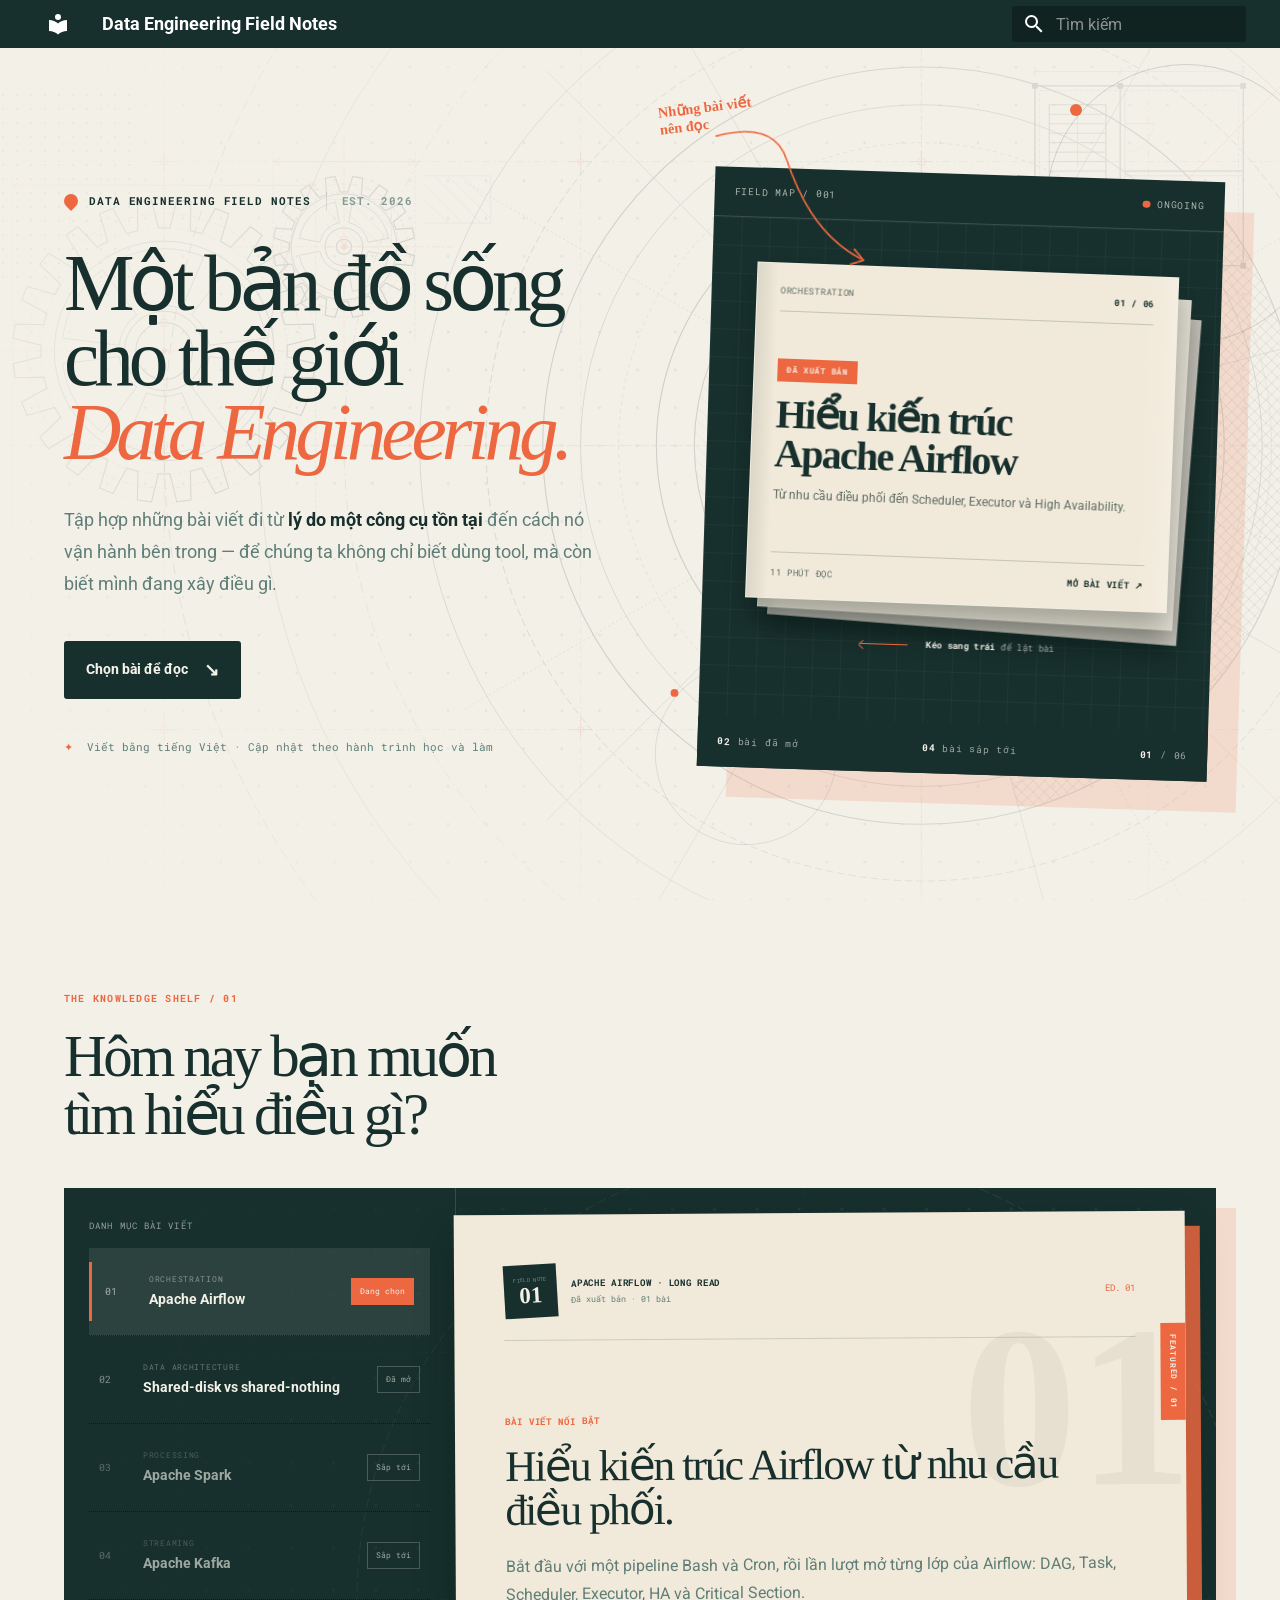
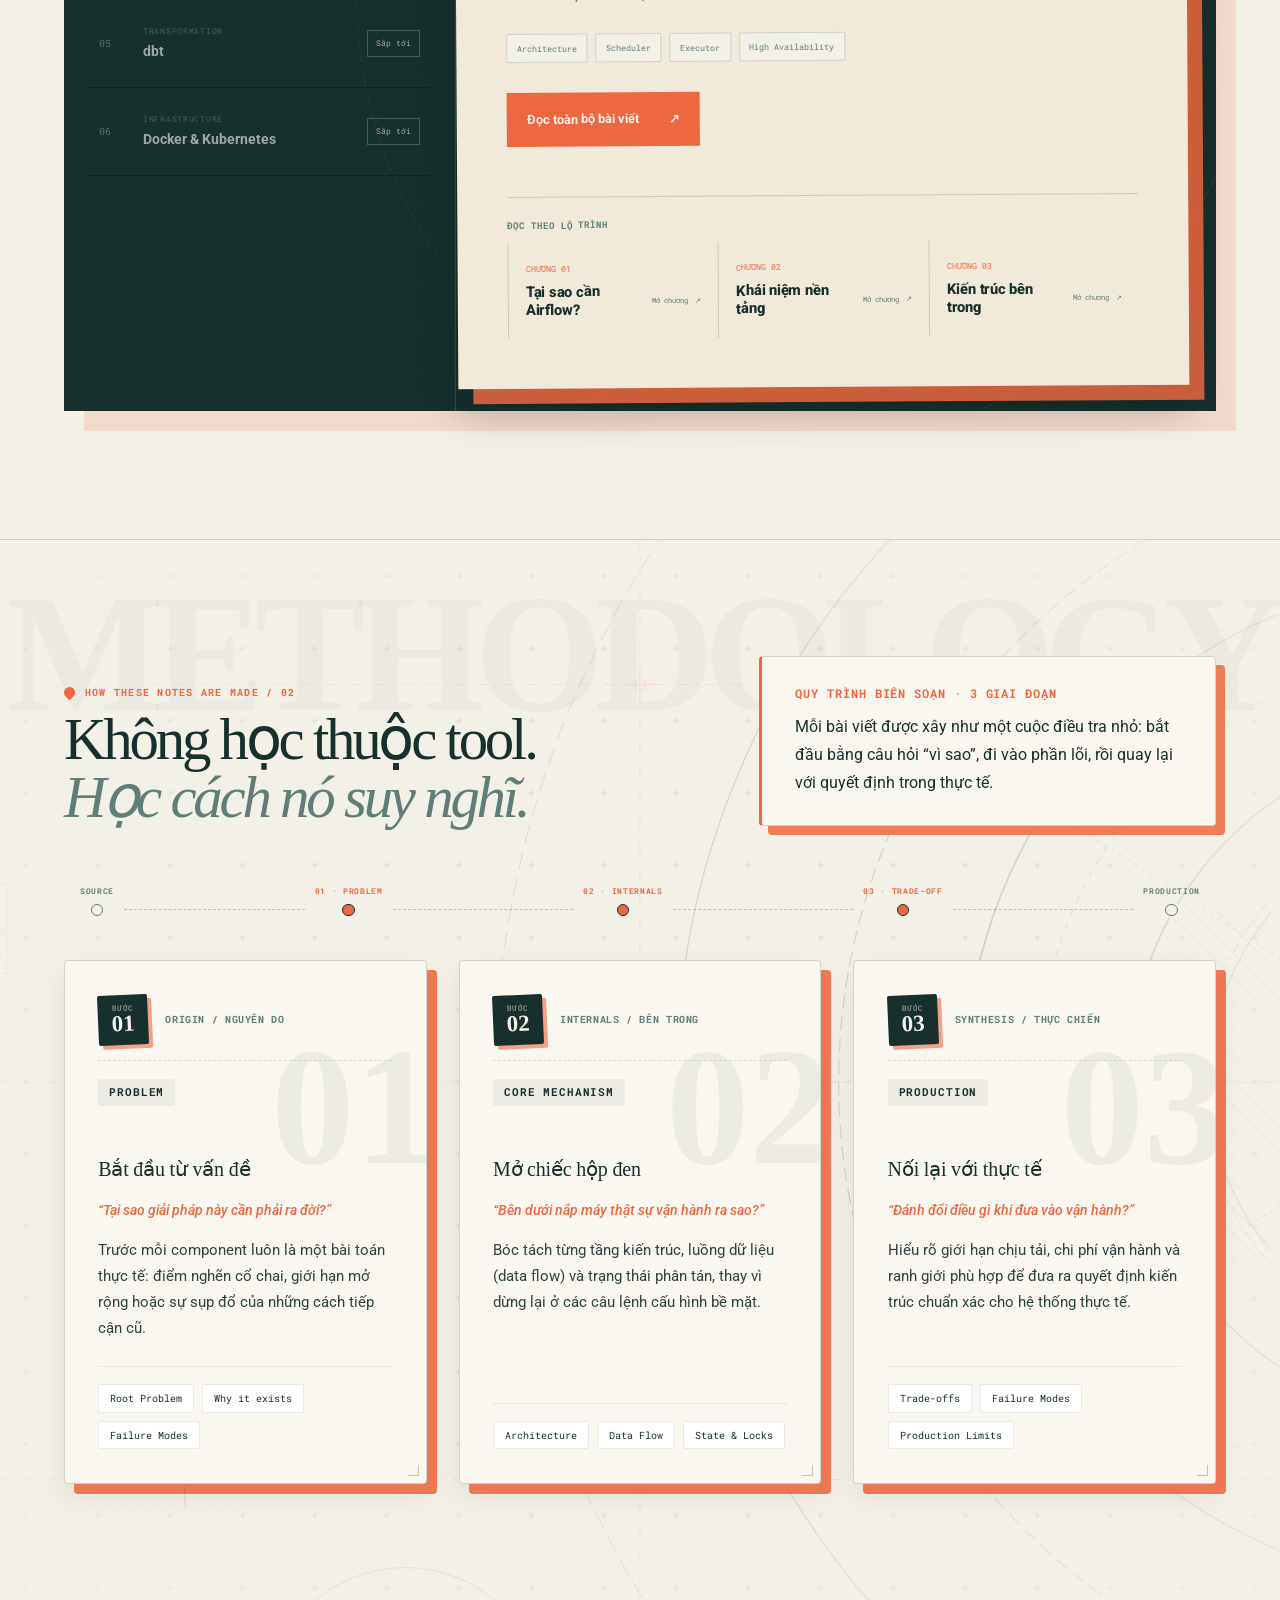
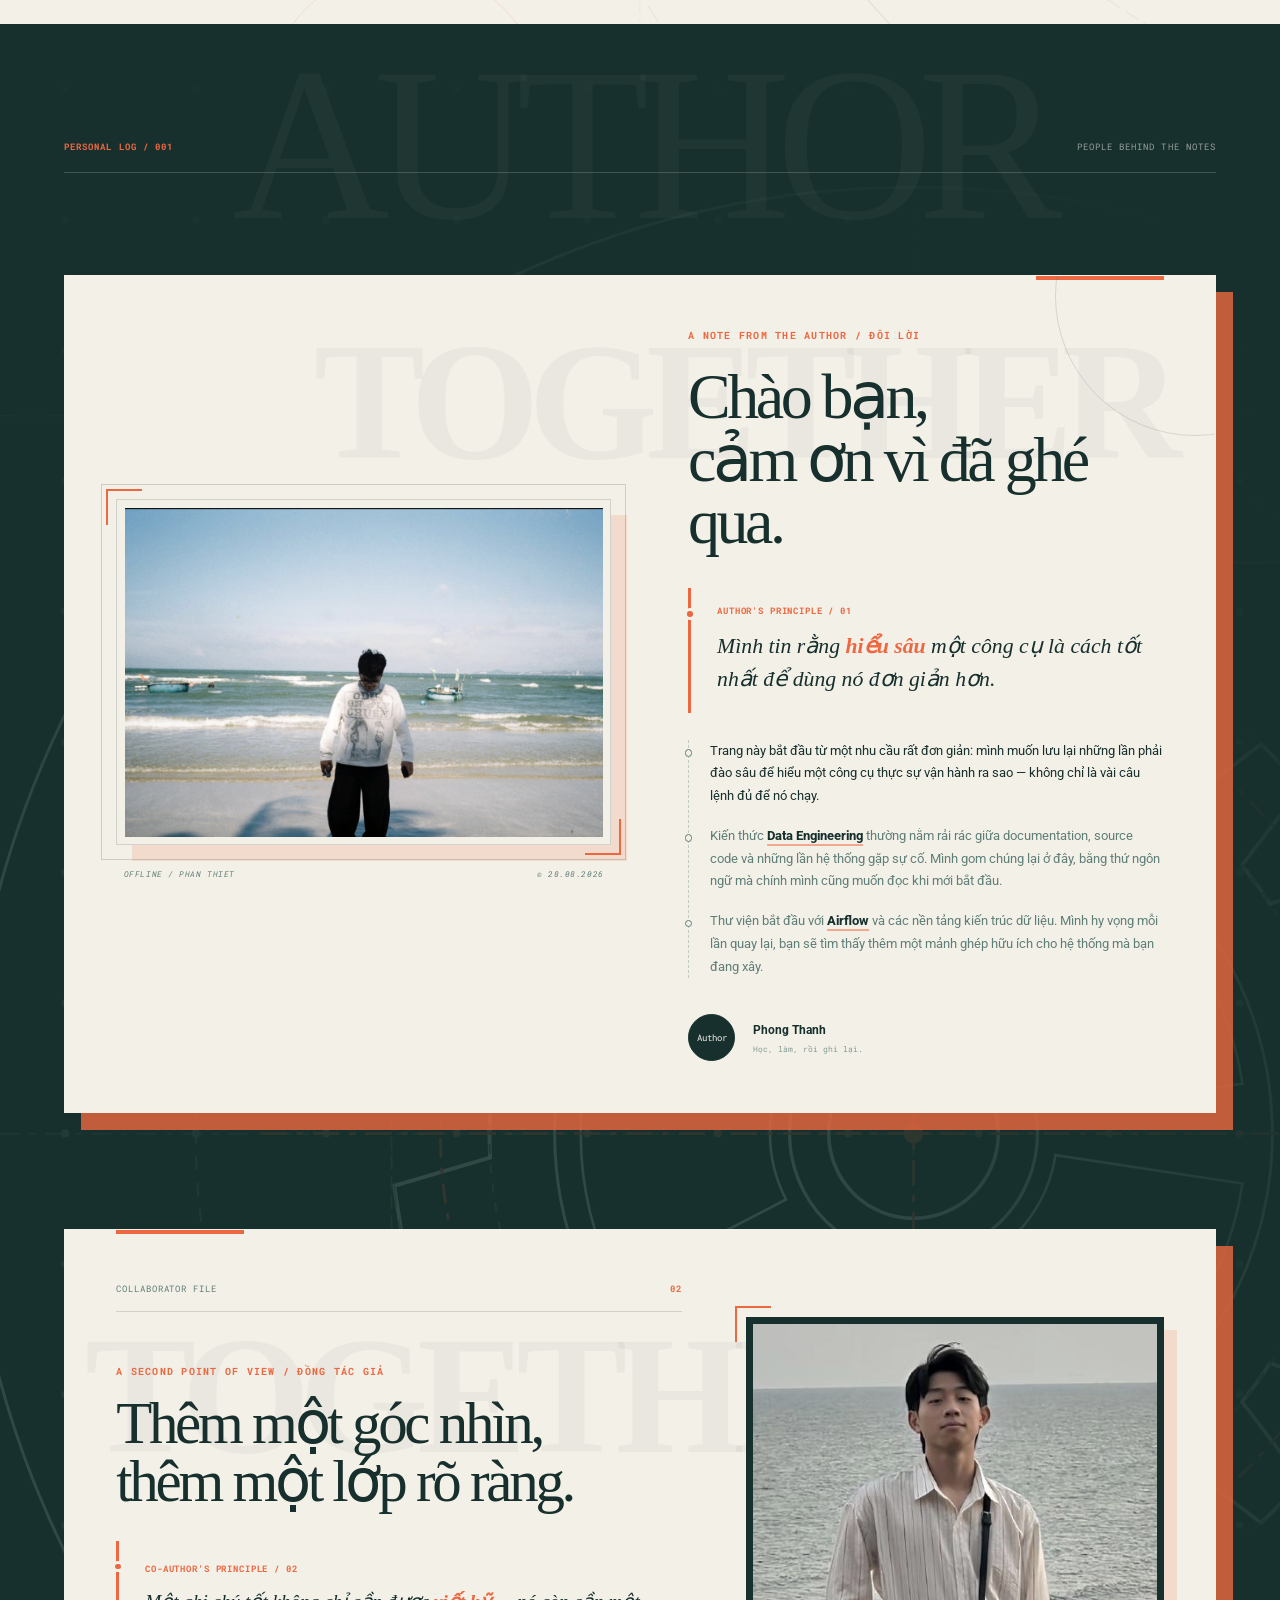
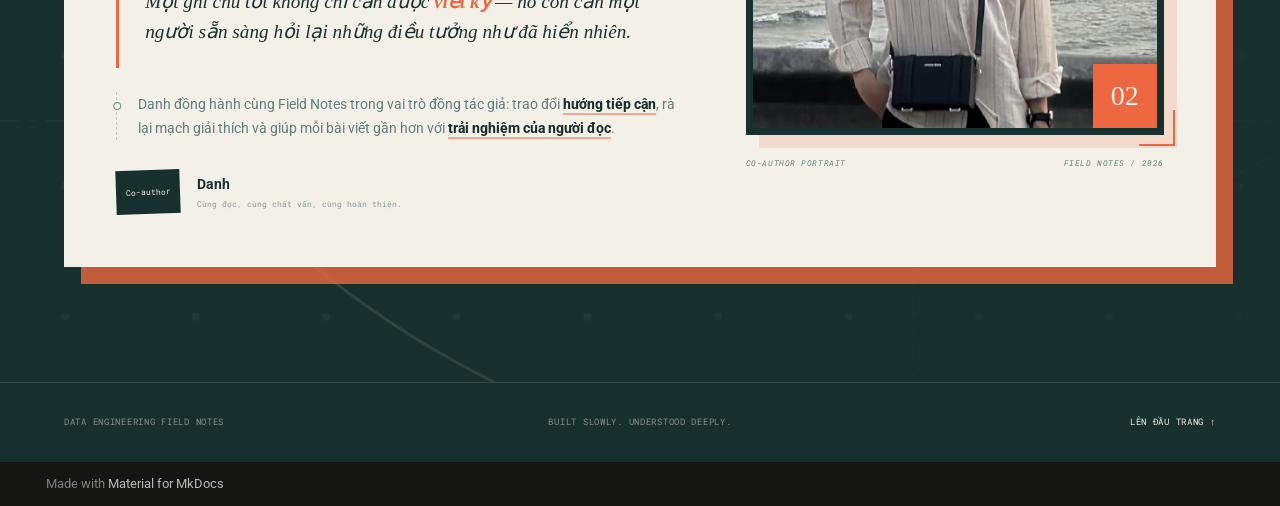
<file: site/index.html>
<!doctype html>
<html lang="vi" class="no-js">
  <head>
    
      <meta charset="utf-8">
      <meta name="viewport" content="width=device-width,initial-scale=1">
      
        <meta name="description" content="Ghi chú về kiến trúc và vận hành hệ thống dữ liệu">
      
      
      
      
      
        <link rel="next" href="architecture/shared-disk-vs-shared-nothing/">
      
      
        
      
      
      <link rel="icon" href="assets/images/favicon.png">
      <meta name="generator" content="mkdocs-1.6.1, mkdocs-material-9.7.7">
    
    
      
        <title>Data Engineering Field Notes</title>
      
    
    
      <link rel="stylesheet" href="assets/stylesheets/main.ec1eaa64.min.css">
      
        
        <link rel="stylesheet" href="assets/stylesheets/palette.ab4e12ef.min.css">
      
      


    
    
      
    
    
      
        
        
        <link rel="preconnect" href="https://fonts.gstatic.com" crossorigin>
        <link rel="stylesheet" href="https://fonts.googleapis.com/css?family=Roboto:300,300i,400,400i,700,700i%7CRoboto+Mono:400,400i,700,700i&display=fallback">
        <style>:root{--md-text-font:"Roboto";--md-code-font:"Roboto Mono"}</style>
      
    
    
      <link rel="stylesheet" href="stylesheets/landing.css">
    
      <link rel="stylesheet" href="stylesheets/article.css">
    
    <script>__md_scope=new URL(".",location),__md_hash=e=>[...e].reduce(((e,_)=>(e<<5)-e+_.charCodeAt(0)),0),__md_get=(e,_=localStorage,t=__md_scope)=>JSON.parse(_.getItem(t.pathname+"."+e)),__md_set=(e,_,t=localStorage,a=__md_scope)=>{try{t.setItem(a.pathname+"."+e,JSON.stringify(_))}catch(e){}}</script>
    
      

    
    
  </head>
  
  
    
    
    
    
    
    <body dir="ltr" data-md-color-scheme="default" data-md-color-primary="indigo" data-md-color-accent="deep-purple">
  
    
    <input class="md-toggle" data-md-toggle="drawer" type="checkbox" id="__drawer" autocomplete="off">
    <input class="md-toggle" data-md-toggle="search" type="checkbox" id="__search" autocomplete="off">
    <label class="md-overlay" for="__drawer"></label>
    <div data-md-component="skip">
      
    </div>
    <div data-md-component="announce">
      
    </div>
    
    
      

  

<header class="md-header md-header--shadow" data-md-component="header">
  <nav class="md-header__inner md-grid" aria-label="Đầu trang">
    <a href="." title="Data Engineering Field Notes" class="md-header__button md-logo" aria-label="Data Engineering Field Notes" data-md-component="logo">
      
  
  <svg xmlns="http://www.w3.org/2000/svg" viewBox="0 0 24 24"><path d="M12 8a3 3 0 0 0 3-3 3 3 0 0 0-3-3 3 3 0 0 0-3 3 3 3 0 0 0 3 3m0 3.54C9.64 9.35 6.5 8 3 8v11c3.5 0 6.64 1.35 9 3.54 2.36-2.19 5.5-3.54 9-3.54V8c-3.5 0-6.64 1.35-9 3.54"/></svg>

    </a>
    <label class="md-header__button md-icon" for="__drawer">
      
      <svg xmlns="http://www.w3.org/2000/svg" viewBox="0 0 24 24"><path d="M3 6h18v2H3zm0 5h18v2H3zm0 5h18v2H3z"/></svg>
    </label>
    <div class="md-header__title" data-md-component="header-title">
      <div class="md-header__ellipsis">
        <div class="md-header__topic">
          <span class="md-ellipsis">
            Data Engineering Field Notes
          </span>
        </div>
        <div class="md-header__topic" data-md-component="header-topic">
          <span class="md-ellipsis">
            
              Home
            
          </span>
        </div>
      </div>
    </div>
    
      
    
    
    
    
      
      
        <label class="md-header__button md-icon" for="__search">
          
          <svg xmlns="http://www.w3.org/2000/svg" viewBox="0 0 24 24"><path d="M9.5 3A6.5 6.5 0 0 1 16 9.5c0 1.61-.59 3.09-1.56 4.23l.27.27h.79l5 5-1.5 1.5-5-5v-.79l-.27-.27A6.52 6.52 0 0 1 9.5 16 6.5 6.5 0 0 1 3 9.5 6.5 6.5 0 0 1 9.5 3m0 2C7 5 5 7 5 9.5S7 14 9.5 14 14 12 14 9.5 12 5 9.5 5"/></svg>
        </label>
        <div class="md-search" data-md-component="search" role="dialog">
  <label class="md-search__overlay" for="__search"></label>
  <div class="md-search__inner" role="search">
    <form class="md-search__form" name="search">
      <input type="text" class="md-search__input" name="query" aria-label="Tìm kiếm" placeholder="Tìm kiếm" autocapitalize="off" autocorrect="off" autocomplete="off" spellcheck="false" data-md-component="search-query" required>
      <label class="md-search__icon md-icon" for="__search">
        
        <svg xmlns="http://www.w3.org/2000/svg" viewBox="0 0 24 24"><path d="M9.5 3A6.5 6.5 0 0 1 16 9.5c0 1.61-.59 3.09-1.56 4.23l.27.27h.79l5 5-1.5 1.5-5-5v-.79l-.27-.27A6.52 6.52 0 0 1 9.5 16 6.5 6.5 0 0 1 3 9.5 6.5 6.5 0 0 1 9.5 3m0 2C7 5 5 7 5 9.5S7 14 9.5 14 14 12 14 9.5 12 5 9.5 5"/></svg>
        
        <svg xmlns="http://www.w3.org/2000/svg" viewBox="0 0 24 24"><path d="M20 11v2H8l5.5 5.5-1.42 1.42L4.16 12l7.92-7.92L13.5 5.5 8 11z"/></svg>
      </label>
      <nav class="md-search__options" aria-label="Tìm kiếm">
        
        <button type="reset" class="md-search__icon md-icon" title="Xoá" aria-label="Xoá" tabindex="-1">
          
          <svg xmlns="http://www.w3.org/2000/svg" viewBox="0 0 24 24"><path d="M19 6.41 17.59 5 12 10.59 6.41 5 5 6.41 10.59 12 5 17.59 6.41 19 12 13.41 17.59 19 19 17.59 13.41 12z"/></svg>
        </button>
      </nav>
      
    </form>
    <div class="md-search__output">
      <div class="md-search__scrollwrap" tabindex="0" data-md-scrollfix>
        <div class="md-search-result" data-md-component="search-result">
          <div class="md-search-result__meta">
            Initializing search
          </div>
          <ol class="md-search-result__list" role="presentation"></ol>
        </div>
      </div>
    </div>
  </div>
</div>
      
    
    
  </nav>
  
</header>
    
    <div class="md-container" data-md-component="container">
      
      
        
          
        
      
      <main class="md-main" data-md-component="main">
        <div class="md-main__inner md-grid">
          
            
              
                
              
              <div class="md-sidebar md-sidebar--primary" data-md-component="sidebar" data-md-type="navigation" hidden>
                <div class="md-sidebar__scrollwrap">
                  <div class="md-sidebar__inner">
                    



<nav class="md-nav md-nav--primary" aria-label="Thanh điều hướng" data-md-level="0">
  <label class="md-nav__title" for="__drawer">
    <a href="." title="Data Engineering Field Notes" class="md-nav__button md-logo" aria-label="Data Engineering Field Notes" data-md-component="logo">
      
  
  <svg xmlns="http://www.w3.org/2000/svg" viewBox="0 0 24 24"><path d="M12 8a3 3 0 0 0 3-3 3 3 0 0 0-3-3 3 3 0 0 0-3 3 3 3 0 0 0 3 3m0 3.54C9.64 9.35 6.5 8 3 8v11c3.5 0 6.64 1.35 9 3.54 2.36-2.19 5.5-3.54 9-3.54V8c-3.5 0-6.64 1.35-9 3.54"/></svg>

    </a>
    Data Engineering Field Notes
  </label>
  
  <ul class="md-nav__list" data-md-scrollfix>
    
      
      
  
  
    
  
  
  
    <li class="md-nav__item md-nav__item--active">
      
      <input class="md-nav__toggle md-toggle" type="checkbox" id="__toc">
      
      
      
      <a href="." class="md-nav__link md-nav__link--active">
        
  
  
  <span class="md-ellipsis">
    
  
    Home
  

    
  </span>
  
  

      </a>
      
    </li>
  

    
      
      
  
  
  
  
    
    
    
    
      
        
        
      
    
    
    <li class="md-nav__item md-nav__item--section md-nav__item--nested">
      
        
        
        <input class="md-nav__toggle md-toggle " type="checkbox" id="__nav_2" >
        
          
          <label class="md-nav__link" for="__nav_2" id="__nav_2_label" tabindex="">
            
  
  
  <span class="md-ellipsis">
    
  
    Data Architecture
  

    
  </span>
  
  

            <span class="md-nav__icon md-icon"></span>
          </label>
        
        <nav class="md-nav" data-md-level="1" aria-labelledby="__nav_2_label" aria-expanded="false">
          <label class="md-nav__title" for="__nav_2">
            <span class="md-nav__icon md-icon"></span>
            
  
    Data Architecture
  

          </label>
          <ul class="md-nav__list" data-md-scrollfix>
            
              
                
  
  
  
  
    <li class="md-nav__item">
      <a href="architecture/shared-disk-vs-shared-nothing/" class="md-nav__link">
        
  
  
  <span class="md-ellipsis">
    
  
    Shared-disk vs shared-nothing
  

    
  </span>
  
  

      </a>
    </li>
  

              
            
          </ul>
        </nav>
      
    </li>
  

    
      
      
  
  
  
  
    
    
    
    
      
        
        
      
    
    
    <li class="md-nav__item md-nav__item--section md-nav__item--nested">
      
        
        
        <input class="md-nav__toggle md-toggle " type="checkbox" id="__nav_3" >
        
          
          <label class="md-nav__link" for="__nav_3" id="__nav_3_label" tabindex="">
            
  
  
  <span class="md-ellipsis">
    
  
    Apache Airflow
  

    
  </span>
  
  

            <span class="md-nav__icon md-icon"></span>
          </label>
        
        <nav class="md-nav" data-md-level="1" aria-labelledby="__nav_3_label" aria-expanded="false">
          <label class="md-nav__title" for="__nav_3">
            <span class="md-nav__icon md-icon"></span>
            
  
    Apache Airflow
  

          </label>
          <ul class="md-nav__list" data-md-scrollfix>
            
              
                
  
  
  
  
    <li class="md-nav__item">
      <a href="airflow/architecture/" class="md-nav__link">
        
  
  
  <span class="md-ellipsis">
    
  
    Architecture
  

    
  </span>
  
  

      </a>
    </li>
  

              
            
          </ul>
        </nav>
      
    </li>
  

    
  </ul>
</nav>
                  </div>
                </div>
              </div>
            
            
              
                
              
              <div class="md-sidebar md-sidebar--secondary" data-md-component="sidebar" data-md-type="toc" hidden>
                <div class="md-sidebar__scrollwrap">
                  <div class="md-sidebar__inner">
                    

<nav class="md-nav md-nav--secondary" aria-label="Mục lục">
  
  
  
  
</nav>
                  </div>
                </div>
              </div>
            
          
          
            <div class="md-content" data-md-component="content">
              
              <article class="md-content__inner md-typeset">
                
                  
  




<div class="landing-page">
  <section class="landing-hero" aria-labelledby="landing-title">
    <div class="blueprint-watermark blueprint-watermark--hero" aria-hidden="true">
      <img src="assets/images/blueprint-hero.svg" alt="" loading="lazy">
    </div>

    <div class="landing-hero__copy">
      <div class="landing-kicker">
        <span class="landing-kicker__mark" aria-hidden="true"></span>
        <span>Data Engineering Field Notes</span>
        <small>Est. 2026</small>
      </div>

      <h1 id="landing-title">Một bản đồ sống cho thế giới <em>Data Engineering.</em></h1>
      <p class="landing-hero__lead">
        Tập hợp những bài viết đi từ <strong>lý do một công cụ tồn tại</strong>
        đến cách nó vận hành bên trong — để chúng ta không chỉ biết dùng tool,
        mà còn biết mình đang xây điều gì.
      </p>

      <div class="landing-actions">
        <a class="landing-button landing-button--primary" href="#thu-vien">
          Chọn bài để đọc <span aria-hidden="true">↘</span>
        </a>
      </div>

      <p class="landing-hero__note">
        <span aria-hidden="true">✦</span> Viết bằng tiếng Việt · Cập nhật theo hành trình học và làm
      </p>
    </div>

    <div class="landing-hero__visual" aria-label="Những bài viết nên đọc trong Data Engineering Field Notes">
      <div class="reading-callout" aria-hidden="true">
        <span>Những bài viết<br>nên đọc</span>
        <svg viewBox="0 0 180 220" role="presentation">
          <path d="M5 12C55 5 78 20 84 49C92 88 108 143 157 177"></path>
          <path d="M151 165L160 179L144 182"></path>
        </svg>
      </div>

      <div class="stack-card">
        <div class="stack-card__topbar">
          <span>FIELD MAP / 001</span>
          <span class="stack-card__live"><i></i> ONGOING</span>
        </div>

        <div class="article-deck-shell">
          <div class="article-deck" tabindex="0" aria-label="Chồng 6 bài viết. Kéo tờ giấy sang trái để xem bài tiếp theo." aria-describedby="article-deck-help">
            <article class="article-sheet article-sheet--airflow" data-article-title="Kiến trúc Apache Airflow" data-deck-position="current">
              <div class="article-sheet__meta"><span>ORCHESTRATION</span><b>01 / 06</b></div>
              <div class="article-sheet__body">
                <span class="article-sheet__status article-sheet__status--published">Đã xuất bản</span>
                <h2>Hiểu kiến trúc<br>Apache Airflow</h2>
                <p>Từ nhu cầu điều phối đến Scheduler, Executor và High Availability.</p>
              </div>
              <div class="article-sheet__foot">
                <span>11 phút đọc</span>
                <a href="airflow/architecture/">Mở bài viết <b aria-hidden="true">↗</b></a>
              </div>
            </article>

            <article class="article-sheet article-sheet--storage" data-article-title="Shared-disk vs shared-nothing" data-deck-position="next">
              <div class="article-sheet__meta"><span>DATA ARCHITECTURE</span><b>02 / 06</b></div>
              <div class="article-sheet__body">
                <span class="article-sheet__status article-sheet__status--published">Bài mới nhất</span>
                <h2>Shared-disk vs<br>shared-nothing</h2>
                <p>Chọn topology dữ liệu từ góc nhìn Data Engineer: query, shuffle và failure.</p>
              </div>
              <div class="article-sheet__foot">
                <span>Deep research</span>
                <a href="architecture/shared-disk-vs-shared-nothing/">Mở bài viết <b aria-hidden="true">↗</b></a>
              </div>
            </article>

            <article class="article-sheet article-sheet--planned" data-article-title="Apache Spark internals" data-deck-position="back">
              <div class="article-sheet__meta"><span>PROCESSING</span><b>03 / 06</b></div>
              <div class="article-sheet__body">
                <span class="article-sheet__status">Trong lộ trình</span>
                <h2>Apache Spark<br>internals</h2>
                <p>Partition, DAG execution, shuffle và cách một job thật sự chạy qua cluster.</p>
              </div>
              <div class="article-sheet__foot"><span>Dự kiến</span><em>Đang lên dàn ý</em></div>
            </article>

            <article class="article-sheet article-sheet--planned article-sheet--clay" data-article-title="Apache Kafka internals" data-deck-position="hidden">
              <div class="article-sheet__meta"><span>STREAMING</span><b>04 / 06</b></div>
              <div class="article-sheet__body">
                <span class="article-sheet__status">Trong lộ trình</span>
                <h2>Apache Kafka<br>internals</h2>
                <p>Log phân tán, partition ownership và những đánh đổi của delivery semantics.</p>
              </div>
              <div class="article-sheet__foot"><span>Dự kiến</span><em>Chờ nghiên cứu</em></div>
            </article>

            <article class="article-sheet article-sheet--planned article-sheet--blue" data-article-title="dbt: từ SQL đến lineage" data-deck-position="hidden">
              <div class="article-sheet__meta"><span>TRANSFORMATION</span><b>05 / 06</b></div>
              <div class="article-sheet__body">
                <span class="article-sheet__status">Trong lộ trình</span>
                <h2>dbt: từ SQL<br>đến lineage</h2>
                <p>Compiler, materialization và cách tổ chức transformation thành sản phẩm dữ liệu.</p>
              </div>
              <div class="article-sheet__foot"><span>Dự kiến</span><em>Chờ nghiên cứu</em></div>
            </article>

            <article class="article-sheet article-sheet--planned article-sheet--ink" data-article-title="Docker và Kubernetes cho Data Engineer" data-deck-position="hidden">
              <div class="article-sheet__meta"><span>INFRASTRUCTURE</span><b>06 / 06</b></div>
              <div class="article-sheet__body">
                <span class="article-sheet__status">Trong lộ trình</span>
                <h2>Docker &amp; Kubernetes<br>cho Data Engineer</h2>
                <p>Từ một container đến workload dữ liệu có thể deploy, quan sát và phục hồi.</p>
              </div>
              <div class="article-sheet__foot"><span>Dự kiến</span><em>Chờ nghiên cứu</em></div>
            </article>
          </div>

          <div class="article-deck__controls">
            <span class="article-deck__swipe-icon" aria-hidden="true"><i></i></span>
            <p id="article-deck-help"><b>Kéo sang trái</b> để lật bài</p>
          </div>
          <p class="article-deck__announcement" aria-live="polite" aria-atomic="true"></p>
        </div>

        <div class="stack-card__footer">
          <span><b>02</b> bài đã mở</span>
          <span><b>04</b> bài sắp tới</span>
          <span class="article-deck__count"><b>01</b> / 06</span>
        </div>
      </div>

      <span class="hero-orbit hero-orbit--one" aria-hidden="true"></span>
      <span class="hero-orbit hero-orbit--two" aria-hidden="true"></span>
    </div>
  </section>

  <section class="library-section" id="thu-vien" aria-labelledby="library-title">
    <div class="section-heading section-heading--split">
      <div>
        <p class="section-eyebrow">THE KNOWLEDGE SHELF / 01</p>
        <h2 id="library-title">Hôm nay bạn muốn<br>tìm hiểu điều gì?</h2>
      </div>
    </div>

    <div class="library-browser">
      <div class="blueprint-watermark blueprint-watermark--shelf" aria-hidden="true">
        <img src="assets/images/blueprint-shelf.svg" alt="" loading="lazy">
      </div>

      <div class="tool-shelf" aria-label="Các nhóm công cụ">
        <p class="tool-shelf__label">DANH MỤC BÀI VIẾT</p>

        <button class="tool-choice tool-choice--active" type="button" data-preview="airflow" aria-pressed="true">
          <span class="tool-choice__number">01</span>
          <span class="tool-choice__copy">
            <small>ORCHESTRATION</small>
            <strong>Apache Airflow</strong>
          </span>
          <span class="tool-choice__status">Đang chọn</span>
        </button>

        <button class="tool-choice" type="button" data-preview="storage" aria-pressed="false">
          <span class="tool-choice__number">02</span>
          <span class="tool-choice__copy">
            <small>DATA ARCHITECTURE</small>
            <strong>Shared-disk vs shared-nothing</strong>
          </span>
          <span class="tool-choice__status">Đã mở</span>
        </button>

        <button class="tool-choice tool-choice--soon" type="button" data-preview="spark">
          <span class="tool-choice__number">03</span>
          <span class="tool-choice__copy"><small>PROCESSING</small><strong>Apache Spark</strong></span>
          <span class="tool-choice__status">Sắp tới</span>
        </button>

        <button class="tool-choice tool-choice--soon" type="button" data-preview="kafka">
          <span class="tool-choice__number">04</span>
          <span class="tool-choice__copy"><small>STREAMING</small><strong>Apache Kafka</strong></span>
          <span class="tool-choice__status">Sắp tới</span>
        </button>

        <button class="tool-choice tool-choice--soon" type="button" data-preview="dbt">
          <span class="tool-choice__number">05</span>
          <span class="tool-choice__copy"><small>TRANSFORMATION</small><strong>dbt</strong></span>
          <span class="tool-choice__status">Sắp tới</span>
        </button>

        <button class="tool-choice tool-choice--soon" type="button" data-preview="infrastructure">
          <span class="tool-choice__number">06</span>
          <span class="tool-choice__copy"><small>INFRASTRUCTURE</small><strong>Docker &amp; Kubernetes</strong></span>
          <span class="tool-choice__status">Sắp tới</span>
        </button>
      </div>

      <article class="featured-article" id="featured-article" data-preview-number="01" data-preview-label="FEATURED / 01">
        <header class="featured-article__header">
          <div class="featured-article__stamp" aria-hidden="true">
            <small>FIELD NOTE</small><b id="featured-stamp-number">01</b>
          </div>
          <div>
            <p id="featured-meta">APACHE AIRFLOW · LONG READ</p>
            <span id="featured-publication">Đã xuất bản · 01 bài</span>
          </div>
          <span class="featured-article__edition" id="featured-edition">ED. 01</span>
        </header>

        <div class="featured-article__body">
          <p class="featured-article__overline" id="featured-overline">BÀI VIẾT NỔI BẬT</p>
          <h3 id="featured-title">Hiểu kiến trúc Airflow từ nhu cầu điều phối.</h3>
          <p id="featured-summary">
            Bắt đầu với một pipeline Bash và Cron, rồi lần lượt mở từng lớp của
            Airflow: DAG, Task, Scheduler, Executor, HA và Critical Section.
          </p>
          <div class="article-tags" id="featured-tags" aria-label="Chủ đề trong bài viết">
            <span>Architecture</span><span>Scheduler</span><span>Executor</span><span>High Availability</span>
          </div>
          <a class="article-read-button" id="featured-read-button" href="airflow/architecture/">
            <span id="featured-action">Đọc toàn bộ bài viết</span><b aria-hidden="true">↗</b>
          </a>
        </div>

        <div class="article-chapters">
          <p id="featured-chapters-label">ĐỌC THEO LỘ TRÌNH</p>
          <div id="featured-chapters">
            <a href="airflow/architecture/#tai-sao-can-airflow"><span>CHƯƠNG 01</span><strong>Tại sao cần Airflow?</strong><b aria-hidden="true">↗</b></a>
            <a href="airflow/architecture/#nhung-khai-niem-nen-tang"><span>CHƯƠNG 02</span><strong>Khái niệm nền tảng</strong><b aria-hidden="true">↗</b></a>
            <a href="airflow/architecture/#cac-component-trong-airflow"><span>CHƯƠNG 03</span><strong>Kiến trúc bên trong</strong><b aria-hidden="true">↗</b></a>
          </div>
        </div>
      </article>
    </div>
  </section>

  <section class="writing-section" id="cach-viet" aria-labelledby="writing-title">
    <div class="blueprint-watermark blueprint-watermark--writing" aria-hidden="true">
      <img src="assets/images/blueprint-writing.svg" alt="" loading="lazy">
    </div>

    <div class="writing-section__intro">
      <div>
        <div class="writing-section__kicker">
          <span class="writing-section__kicker-mark" aria-hidden="true"></span>
          <p class="section-eyebrow">HOW THESE NOTES ARE MADE / 02</p>
        </div>
        <h2 id="writing-title">Không học thuộc tool.<br><em>Học cách nó suy nghĩ.</em></h2>
      </div>
      <div class="writing-section__lead-box">
        <span class="writing-section__lead-label">QUY TRÌNH BIÊN SOẠN · 3 GIAI ĐOẠN</span>
        <p class="writing-section__lead">
          Mỗi bài viết được xây như một cuộc điều tra nhỏ: bắt đầu bằng câu hỏi
          “vì sao”, đi vào phần lõi, rồi quay lại với quyết định trong thực tế.
        </p>
      </div>
    </div>

    <div class="blueprint-dag-stream" aria-hidden="true">
      <div class="dag-node"><span>SOURCE</span><i></i></div>
      <div class="dag-connector"></div>
      <div class="dag-node dag-node--active"><span>01 · PROBLEM</span><i></i></div>
      <div class="dag-connector"></div>
      <div class="dag-node dag-node--active"><span>02 · INTERNALS</span><i></i></div>
      <div class="dag-connector"></div>
      <div class="dag-node dag-node--active"><span>03 · TRADE-OFF</span><i></i></div>
      <div class="dag-connector"></div>
      <div class="dag-node"><span>PRODUCTION</span><i></i></div>
    </div>

    <div class="writing-principles" role="list" aria-label="Quy trình 3 bước mổ xẻ kiến trúc">
      <article class="writing-card" data-step-number="01" role="listitem">
        <header class="writing-card__header">
          <div class="writing-card__stamp" aria-hidden="true">
            <small>BƯỚC</small><b>01</b>
          </div>
          <div class="writing-card__meta">
            <span class="writing-card__stage">ORIGIN / NGUYÊN DO</span>
          </div>
        </header>

        <div class="writing-card__flow">
          <span class="writing-card__flow-badge">PROBLEM</span>
        </div>

        <h3 class="writing-card__title">Bắt đầu từ vấn đề</h3>
        <p class="writing-card__question">“Tại sao giải pháp này cần phải ra đời?”</p>
        <p class="writing-card__desc">
          Trước mỗi component luôn là một bài toán thực tế: điểm nghẽn cổ chai,
          giới hạn mở rộng hoặc sự sụp đổ của những cách tiếp cận cũ.
        </p>

        <footer class="writing-card__tags" aria-label="Khía cạnh phân tích">
          <span>Root Problem</span>
          <span>Why it exists</span>
          <span>Failure Modes</span>
        </footer>
      </article>

      <article class="writing-card" data-step-number="02" role="listitem">
        <header class="writing-card__header">
          <div class="writing-card__stamp" aria-hidden="true">
            <small>BƯỚC</small><b>02</b>
          </div>
          <div class="writing-card__meta">
            <span class="writing-card__stage">INTERNALS / BÊN TRONG</span>
          </div>
        </header>

        <div class="writing-card__flow">
          <span class="writing-card__flow-badge">CORE MECHANISM</span>
        </div>

        <h3 class="writing-card__title">Mở chiếc hộp đen</h3>
        <p class="writing-card__question">“Bên dưới nắp máy thật sự vận hành ra sao?”</p>
        <p class="writing-card__desc">
          Bóc tách từng tầng kiến trúc, luồng dữ liệu (data flow) và trạng thái
          phân tán, thay vì dừng lại ở các câu lệnh cấu hình bề mặt.
        </p>

        <footer class="writing-card__tags" aria-label="Khía cạnh phân tích">
          <span>Architecture</span>
          <span>Data Flow</span>
          <span>State &amp; Locks</span>
        </footer>
      </article>

      <article class="writing-card" data-step-number="03" role="listitem">
        <header class="writing-card__header">
          <div class="writing-card__stamp" aria-hidden="true">
            <small>BƯỚC</small><b>03</b>
          </div>
          <div class="writing-card__meta">
            <span class="writing-card__stage">SYNTHESIS / THỰC CHIẾN</span>
          </div>
        </header>

        <div class="writing-card__flow">
          <span class="writing-card__flow-badge">PRODUCTION</span>
        </div>

        <h3 class="writing-card__title">Nối lại với thực tế</h3>
        <p class="writing-card__question">“Đánh đổi điều gì khi đưa vào vận hành?”</p>
        <p class="writing-card__desc">
          Hiểu rõ giới hạn chịu tải, chi phí vận hành và ranh giới phù hợp để
          đưa ra quyết định kiến trúc chuẩn xác cho hệ thống thực tế.
        </p>

        <footer class="writing-card__tags" aria-label="Khía cạnh phân tích">
          <span>Trade-offs</span>
          <span>Failure Modes</span>
          <span>Production Limits</span>
        </footer>
      </article>
    </div>

    <span class="writing-orbit" aria-hidden="true"></span>
  </section>

  <section class="author-section" id="nguoi-viet" aria-labelledby="author-title">
    <div class="blueprint-watermark blueprint-watermark--author" aria-hidden="true">
      <img src="assets/images/blueprint-author.svg" alt="" loading="lazy">
    </div>

    <div class="author-section__masthead">
      <p>PERSONAL LOG / 001</p>
      <span>PEOPLE BEHIND THE NOTES</span>
    </div>

    <div class="author-primary-card">
      <span class="author-primary-card__watermark" aria-hidden="true">TOGETHER</span>
      <figure class="author-photo">
        <div class="author-photo__frame">
          <img src="assets/images/phong-thanh-at-the-sea.webp" alt="Người viết đứng bên bờ biển" width="1920" height="1296" loading="lazy">
        </div>
        <figcaption><span>OFFLINE / PHAN THIET</span><span>© 28.08.2026</span></figcaption>
      </figure>

      <div class="author-note">
        <p class="section-eyebrow">A NOTE FROM THE AUTHOR / ĐÔI LỜI</p>
        <h2 id="author-title">Chào bạn,<br>cảm ơn vì đã ghé qua.</h2>
        <p class="author-note__lead">
          <span class="author-principle-label">AUTHOR'S PRINCIPLE / 01</span>
          <span class="author-principle-text">Mình tin rằng <strong>hiểu sâu</strong> một công cụ là cách tốt nhất để dùng nó đơn giản hơn.</span>
        </p>
        <div class="author-note__body">
          <p>
            Trang này bắt đầu từ một nhu cầu rất đơn giản: mình muốn lưu lại những
            lần phải đào sâu để hiểu một công cụ thực sự vận hành ra sao — không
            chỉ là vài câu lệnh đủ để nó chạy.
          </p>
          <p>
            Kiến thức <strong class="author-keyword">Data Engineering</strong> thường nằm rải rác giữa documentation,
            source code và những lần hệ thống gặp sự cố. Mình gom chúng lại ở đây,
            bằng thứ ngôn ngữ mà chính mình cũng muốn đọc khi mới bắt đầu.
          </p>
          <p>
            Thư viện bắt đầu với <strong class="author-keyword">Airflow</strong> và các nền tảng kiến trúc dữ liệu. Mình hy vọng
            mỗi lần quay lại, bạn sẽ tìm thấy thêm một mảnh ghép hữu ích cho hệ thống
            mà bạn đang xây.
          </p>
        </div>
        <div class="author-signoff">
          <span aria-hidden="true">Author</span>
          <div><strong>Phong Thanh</strong><small>Học, làm, rồi ghi lại.</small></div>
        </div>
      </div>
    </div>

    <article class="coauthor-card" aria-labelledby="coauthor-title">
      <div class="coauthor-card__copy">
        <div class="coauthor-card__index" aria-hidden="true">
          <span>COLLABORATOR FILE</span><b>02</b>
        </div>
        <p class="section-eyebrow">A SECOND POINT OF VIEW / ĐỒNG TÁC GIẢ</p>
        <h3 id="coauthor-title">Thêm một góc nhìn,<br>thêm một lớp rõ ràng.</h3>
        <p class="coauthor-card__lead">
          <span class="author-principle-label">CO-AUTHOR'S PRINCIPLE / 02</span>
          <span class="author-principle-text">Một ghi chú tốt không chỉ cần được <strong>viết kỹ</strong> — nó còn cần một người
          sẵn sàng hỏi lại những điều tưởng như đã hiển nhiên.</span>
        </p>
        <p class="coauthor-card__body">
          Danh đồng hành cùng Field Notes trong vai trò đồng tác giả: trao đổi
          <strong class="author-keyword">hướng tiếp cận</strong>, rà lại mạch giải thích và giúp mỗi bài viết gần hơn
          với <strong class="author-keyword">trải nghiệm của người đọc</strong>.
        </p>
        <div class="coauthor-card__signoff">
          <span aria-hidden="true">Co-author</span>
          <div><strong>Danh</strong><small>Cùng đọc, cùng chất vấn, cùng hoàn thiện.</small></div>
        </div>
      </div>

      <figure class="coauthor-card__photo">
        <div class="coauthor-card__photo-frame">
          <img src="assets/images/danh.png" alt="Đồng tác giả Danh đứng bên bờ biển" width="460" height="460" loading="lazy">
          <span class="coauthor-card__photo-number" aria-hidden="true">02</span>
        </div>
        <figcaption><span>CO-AUTHOR PORTRAIT</span><span>FIELD NOTES / 2026</span></figcaption>
      </figure>
    </article>
  </section>

  <footer class="landing-footer">
    <p>DATA ENGINEERING FIELD NOTES</p>
    <p>Built slowly. Understood deeply.</p>
    <a href="#landing-title">Lên đầu trang <span aria-hidden="true">↑</span></a>
  </footer>
</div>







  
  




  



                
              </article>
            </div>
          
          
<script>var target=document.getElementById(location.hash.slice(1));target&&target.name&&(target.checked=target.name.startsWith("__tabbed_"))</script>
        </div>
        
          <button type="button" class="md-top md-icon" data-md-component="top" hidden>
  
  <svg xmlns="http://www.w3.org/2000/svg" viewBox="0 0 24 24"><path d="M13 20h-2V8l-5.5 5.5-1.42-1.42L12 4.16l7.92 7.92-1.42 1.42L13 8z"/></svg>
  Trở lại mục lục
</button>
        
      </main>
      
        <footer class="md-footer">
  
  <div class="md-footer-meta md-typeset">
    <div class="md-footer-meta__inner md-grid">
      <div class="md-copyright">
  
  
    Made with
    <a href="https://squidfunk.github.io/mkdocs-material/" target="_blank" rel="noopener">
      Material for MkDocs
    </a>
  
</div>
      
    </div>
  </div>
</footer>
      
    </div>
    <div class="md-dialog" data-md-component="dialog">
      <div class="md-dialog__inner md-typeset"></div>
    </div>
    
    
    
      
      
      <script id="__config" type="application/json">{"annotate": null, "base": ".", "features": ["navigation.sections", "navigation.top", "content.code.copy", "toc.follow"], "search": "assets/javascripts/workers/search.2c215733.min.js", "tags": null, "translations": {"clipboard.copied": "\u0110\u00e3 sao ch\u00e9p", "clipboard.copy": "Sao ch\u00e9p v\u00e0o b\u1ed9 nh\u1edb t\u1ea1m", "search.result.more.one": "1 t\u1eeb kh\u00e1c trong trang", "search.result.more.other": "# t\u1eeb kh\u00e1c trong trang", "search.result.none": "Kh\u00f4ng t\u00ecm th\u1ea5y t\u00e0i li\u1ec7u li\u00ean quan", "search.result.one": "1 t\u00e0i li\u1ec7u li\u00ean quan", "search.result.other": "# t\u00e0i li\u1ec7u li\u00ean quan", "search.result.placeholder": "Nh\u1eadp \u0111\u1ec3 b\u1eaft \u0111\u1ea7u t\u00ecm ki\u1ebfm", "search.result.term.missing": "Kh\u00f4ng", "select.version": "Ch\u1ecdn phi\u00ean b\u1ea3n"}, "version": null}</script>
    
    
      <script src="assets/javascripts/bundle.d7400e89.min.js"></script>
      
        <script src="javascripts/article-deck.js"></script>
      
        <script src="javascripts/library-browser.js"></script>
      
    
  </body>
</html>
</file>
<file: stylesheets/brand.css>
:root {
  --brand-ink: #17302d;
  --brand-paper: #f3f0e8;
  --brand-accent: #ed6840;
}

/* A compact wordmark in the global header: editorial name + technical label. */
.md-header__topic:first-child > .md-ellipsis {
  font-size: 0;
  overflow: visible;
}

.md-header__topic:first-child > .md-ellipsis::before {
  color: var(--brand-paper);
  content: "Behind the";
  font-family: var(--md-text-font-family);
  font-size: 0.82rem;
  font-weight: 750;
  letter-spacing: -0.035em;
}

.md-header__topic:first-child > .md-ellipsis::after {
  color: var(--brand-accent);
  content: "Pipeline";
  font-family: var(--md-text-font-family);
  font-size: 0.82rem;
  font-weight: 800;
  letter-spacing: -0.035em;
  margin-left: 0.22rem;
}

.md-header__button.md-logo {
  margin-right: 0.3rem;
  padding-inline: 0.25rem;
}

.md-header__button.md-logo img,
.md-header__button.md-logo svg {
  height: 1.65rem;
  width: 2.2rem;
}

/* Keep the same hierarchy in the mobile drawer. */
.md-nav--primary > .md-nav__title {
  font-family: var(--md-text-font-family);
  font-weight: 750;
}

@media screen and (max-width: 30rem) {
  .md-header__topic:first-child > .md-ellipsis::before {
    font-size: 0.7rem;
  }

  .md-header__topic:first-child > .md-ellipsis::after {
    font-size: 0.7rem;
    letter-spacing: -0.03em;
    margin-left: 0.18rem;
  }

  .md-header__button.md-logo img,
  .md-header__button.md-logo svg {
    height: 1.45rem;
    width: 1.9rem;
  }
}
</file>
<file: stylesheets/landing.css>
:root {
  --landing-paper: #f3f0e8;
  --landing-ink: #17302d;
  --landing-accent: #ed6840;
  --landing-sage: #5f7e78;
  --landing-paper-deep: var(--landing-paper);
  --landing-muted: var(--landing-sage);
  --landing-line: rgba(23, 48, 45, 0.16);
  --landing-orange: var(--landing-accent);
  --landing-orange-soft: rgba(237, 104, 64, 0.16);
  --landing-sea: var(--landing-sage);
  --landing-cream: var(--landing-paper);
}

[data-md-color-scheme="default"] {
  --md-primary-fg-color: var(--landing-ink);
  --md-primary-fg-color--light: var(--landing-sage);
  --md-primary-fg-color--dark: var(--landing-ink);
  --md-accent-fg-color: var(--landing-accent);
}

html {
  scroll-behavior: smooth;
}

body:has(.landing-page) {
  background: var(--landing-paper);
}

body:has(.landing-page) .md-header {
  background: var(--landing-ink);
  box-shadow: none;
}

body:has(.landing-page) .md-main__inner {
  margin-top: 0;
  max-width: none;
}

body:has(.landing-page) .md-content__inner {
  margin: 0;
  padding: 0;
}

body:has(.landing-page) .md-content__inner::before {
  display: none;
}

.landing-page {
  background: var(--landing-paper);
  color: var(--landing-ink);
  font-size: 0.8rem;
  overflow: hidden;
}

.landing-page *,
.landing-page *::before,
.landing-page *::after {
  box-sizing: border-box;
}

.landing-page a:focus-visible {
  outline: 3px solid var(--landing-orange);
  outline-offset: 4px;
}

.landing-hero,
.library-section,
.writing-section,
.author-section,
.landing-footer {
  margin-inline: auto;
  max-width: 78rem;
  padding-inline: clamp(1.2rem, 5vw, 4.5rem);
}

.landing-hero {
  align-items: center;
  display: grid;
  gap: clamp(3rem, 7vw, 7rem);
  grid-template-columns: minmax(0, 1.04fr) minmax(22rem, 0.96fr);
  min-height: calc(100svh - 2.4rem);
  padding-bottom: clamp(4.5rem, 9vw, 7.5rem);
  padding-top: clamp(4.5rem, 9vw, 7rem);
  position: relative;
}

.landing-hero>*:not(.blueprint-watermark) {
  position: relative;
  z-index: 1;
}

.landing-hero::before {
  background-image: radial-gradient(rgba(23, 48, 45, 0.22) 0.8px, transparent 0.8px);
  background-size: 0.7rem 0.7rem;
  content: "";
  height: 10rem;
  left: -3rem;
  opacity: 0.18;
  position: absolute;
  top: 2rem;
  width: 10rem;
  z-index: 0;
}

.landing-kicker {
  align-items: center;
  color: var(--landing-ink);
  display: flex;
  font-family: var(--md-code-font-family);
  font-size: 0.57rem;
  font-weight: 700;
  gap: 0.55rem;
  letter-spacing: 0.08em;
  margin-bottom: 1.8rem;
  text-transform: uppercase;
}

.landing-kicker__mark {
  background: var(--landing-orange);
  border-radius: 50% 50% 50% 0;
  display: inline-block;
  height: 0.7rem;
  transform: rotate(-45deg);
  width: 0.7rem;
}

.landing-brand {
  align-items: baseline;
  display: inline-flex;
  gap: 0.38rem;
}

.landing-brand strong {
  font-family: var(--md-text-font-family);
  font-size: 0.66rem;
  font-weight: 800;
  letter-spacing: -0.02em;
  text-transform: none;
}

.landing-brand b {
  color: var(--landing-orange);
  font-family: var(--md-code-font-family);
  font-size: 0.57rem;
  letter-spacing: 0.12em;
  text-transform: uppercase;
}

.landing-kicker small {
  border-left: 1px solid var(--landing-line);
  color: var(--landing-muted);
  font: inherit;
  margin-left: 0.2rem;
  padding-left: 0.75rem;
}

.landing-hero h1 {
  color: var(--landing-ink);
  font-family: "Iowan Old Style", "Palatino Linotype", Georgia, serif;
  font-size: clamp(3rem, 6.2vw, 5.8rem);
  font-weight: 500;
  letter-spacing: -0.064em;
  line-height: 0.94;
  margin: 0;
  max-width: 40rem;
}

.landing-hero h1 em {
  color: var(--landing-orange);
  display: block;
  font-weight: 500;
}

.landing-hero__lead {
  color: var(--landing-muted);
  font-size: clamp(0.84rem, 1.4vw, 1rem);
  line-height: 1.8;
  margin: 1.7rem 0 0;
  max-width: 34rem;
}

.landing-hero__lead strong {
  color: var(--landing-ink);
  font-weight: 700;
}

.landing-actions {
  align-items: center;
  display: flex;
  flex-wrap: wrap;
  gap: 0.5rem 1.2rem;
  margin-top: 2rem;
}

.landing-button {
  align-items: center;
  display: inline-flex;
  font-size: 0.68rem;
  font-weight: 750;
  gap: 0.8rem;
  justify-content: center;
  min-height: 2.8rem;
  transition: background-color 180ms ease, color 180ms ease, transform 180ms ease;
}

.landing-button:hover {
  transform: translateY(-2px);
}

.landing-button--primary {
  background: var(--landing-ink);
  border-radius: 0.15rem;
  color: var(--landing-cream) !important;
  padding: 0.75rem 1.1rem;
}

.landing-button--primary:hover {
  background: var(--landing-orange);
}

.landing-button--primary span {
  font-size: 0.88rem;
}

.landing-button--text {
  background: var(--landing-orange-soft);
  border: 1px solid rgba(237, 104, 64, 0.34);
  border-radius: 0.15rem;
  box-shadow: inset 0.16rem 0 0 var(--landing-orange);
  color: var(--landing-ink) !important;
  min-height: 2.8rem;
  padding: 0.7rem 0.85rem 0.7rem 1rem;
}

.landing-button--text span {
  align-items: center;
  background: var(--landing-orange);
  border-radius: 50%;
  color: var(--landing-paper);
  display: flex;
  height: 1.35rem;
  justify-content: center;
  transition: background-color 180ms ease, transform 180ms ease;
  width: 1.35rem;
}

.landing-button--text:hover {
  background: var(--landing-ink);
  border-color: var(--landing-ink);
  color: var(--landing-paper) !important;
}

.landing-button--text:hover span {
  background: var(--landing-orange);
  transform: translateX(0.1rem);
}

.landing-hero__note {
  color: var(--landing-sage);
  font-family: var(--md-code-font-family);
  font-size: 0.54rem;
  margin: 2rem 0 0;
}

.landing-hero__note span {
  color: var(--landing-orange);
  margin-right: 0.35rem;
}

.landing-hero__visual {
  isolation: isolate;
  position: relative;
}

.reading-callout {
  color: var(--landing-orange);
  font-family: "Segoe Print", "Bradley Hand", cursive;
  font-size: 0.72rem;
  font-weight: 700;
  left: -2.4rem;
  line-height: 1.15;
  position: absolute;
  top: -4.1rem;
  transform: rotate(-7deg);
  z-index: 4;
}

.reading-callout span {
  display: block;
  margin-left: 0.2rem;
}

.reading-callout svg {
  display: block;
  height: 9.3rem;
  margin: -0.25rem 0 -5.9rem 2.4rem;
  overflow: visible;
  width: 8.3rem;
}

.reading-callout path {
  fill: none;
  stroke: currentColor;
  stroke-linecap: round;
  stroke-linejoin: round;
  stroke-width: 2;
}

.stack-card {
  background: var(--landing-ink);
  box-shadow: 1.5rem 1.5rem 0 var(--landing-orange-soft);
  color: var(--landing-cream);
  position: relative;
  transform: rotate(1.8deg);
  z-index: 2;
}

.stack-card__topbar,
.stack-card__footer {
  align-items: center;
  display: flex;
  font-family: var(--md-code-font-family);
  font-size: 0.48rem;
  justify-content: space-between;
  letter-spacing: 0.08em;
  padding: 0.85rem 1rem;
}

.stack-card__topbar {
  border-bottom: 1px solid rgba(243, 240, 232, 0.16);
  color: rgba(243, 240, 232, 0.68);
}

.stack-card__live {
  align-items: center;
  display: flex;
  gap: 0.35rem;
}

.stack-card__live i {
  animation: landing-pulse 2.4s ease-in-out infinite;
  background: var(--landing-accent);
  border-radius: 50%;
  height: 0.38rem;
  width: 0.38rem;
}

.article-deck-shell {
  background-image: linear-gradient(rgba(243, 240, 232, 0.04) 1px, transparent 1px), linear-gradient(90deg, rgba(243, 240, 232, 0.04) 1px, transparent 1px);
  background-size: 1.4rem 1.4rem;
  min-height: 25rem;
  padding: 2rem 2.2rem 1.2rem;
  position: relative;
}

.article-deck {
  cursor: grab;
  height: 18.2rem;
  margin: 0 auto;
  max-width: 23rem;
  perspective: 70rem;
  position: relative;
  touch-action: pan-y;
  user-select: none;
}

.article-deck:active {
  cursor: grabbing;
}

.article-deck:focus-visible {
  outline: 2px dashed var(--landing-orange);
  outline-offset: 0.55rem;
}

.article-sheet {
  --sheet-background: #e8e0d0;
  --sheet-ink: var(--landing-ink);
  --sheet-muted: rgba(23, 48, 45, 0.68);
  background: var(--sheet-background);
  border: 1px solid rgba(243, 240, 232, 0.56);
  box-shadow: 0 0.7rem 1.3rem rgba(4, 18, 16, 0.28);
  color: var(--sheet-ink);
  display: flex;
  flex-direction: column;
  height: 16.8rem;
  inset: 0.2rem 0 auto;
  overflow: hidden;
  padding: 1rem 1.15rem 0.9rem;
  position: absolute;
  transform-origin: 0 50%;
  transition: transform 620ms cubic-bezier(0.2, 0.74, 0.18, 1), opacity 420ms ease, filter 420ms ease;
  will-change: transform;
}

.article-sheet::after {
  background: linear-gradient(90deg, rgba(23, 48, 45, 0.1), transparent 5%, transparent 92%, rgba(255, 255, 255, 0.2));
  content: "";
  inset: 0;
  pointer-events: none;
  position: absolute;
}

.article-sheet[data-deck-position="current"] {
  opacity: 1;
  pointer-events: auto;
  transform: translate3d(0, 0, 0) rotate(0.35deg);
  z-index: 5;
}

.article-deck.is-dragging .article-sheet[data-deck-position="current"] {
  filter: brightness(0.96);
  transform: translate3d(var(--drag-x, 0), 0, 2rem) rotateY(var(--drag-rotate, 0deg)) rotateZ(-1deg);
  transition: none;
}

.article-sheet[data-deck-position="next"] {
  filter: saturate(0.9) brightness(0.93);
  opacity: 1;
  pointer-events: none;
  transform: translate3d(0.65rem, 0.55rem, -1rem) rotate(1.6deg);
  z-index: 4;
}

.article-sheet[data-deck-position="back"] {
  filter: saturate(0.75) brightness(0.82);
  opacity: 1;
  pointer-events: none;
  transform: translate3d(1.2rem, 1.05rem, -2rem) rotate(2.7deg);
  z-index: 3;
}

.article-sheet[data-deck-position="hidden"] {
  opacity: 0;
  pointer-events: none;
  transform: translate3d(1.5rem, 1.2rem, -3rem) rotate(3deg);
  z-index: 1;
}

.article-sheet.is-flipping {
  filter: brightness(0.84);
  opacity: 0;
  pointer-events: none;
  transform: translate3d(-42%, 0, 2rem) rotateY(-112deg) rotateZ(-3deg);
  z-index: 8;
}

.article-sheet__meta,
.article-sheet__foot {
  align-items: center;
  display: flex;
  font-family: var(--md-code-font-family);
  font-size: 0.43rem;
  justify-content: space-between;
  letter-spacing: 0.08em;
  position: relative;
  text-transform: uppercase;
  z-index: 1;
}

.article-sheet__meta {
  border-bottom: 1px solid color-mix(in srgb, var(--sheet-ink) 20%, transparent);
  padding-bottom: 0.65rem;
}

.article-sheet__meta span {
  color: var(--sheet-muted);
}

.article-sheet__meta b {
  color: var(--sheet-ink);
}

.article-sheet__body {
  display: flex;
  flex: 1;
  flex-direction: column;
  justify-content: center;
  position: relative;
  z-index: 1;
}

.article-sheet__status {
  align-self: flex-start;
  border: 1px solid color-mix(in srgb, var(--sheet-ink) 35%, transparent);
  color: var(--sheet-muted);
  font-family: var(--md-code-font-family);
  font-size: 0.4rem;
  font-weight: 700;
  letter-spacing: 0.07em;
  margin-bottom: 0.65rem;
  padding: 0.22rem 0.42rem;
  text-transform: uppercase;
}

.article-sheet__status--published {
  background: var(--landing-orange);
  border-color: var(--landing-orange);
  color: var(--landing-paper);
}

.article-sheet h2 {
  color: var(--sheet-ink);
  font-family: "Iowan Old Style", "Palatino Linotype", Georgia, serif;
  font-size: clamp(1.45rem, 3.5vw, 2rem);
  font-weight: 600;
  letter-spacing: -0.045em;
  line-height: 0.98;
  margin: 0;
}

.article-sheet__body p {
  color: var(--sheet-muted);
  font-size: 0.58rem;
  line-height: 1.55;
  margin: 0.7rem 0 0;
  max-width: 18rem;
}

.article-sheet__foot {
  border-top: 1px solid color-mix(in srgb, var(--sheet-ink) 20%, transparent);
  padding-top: 0.65rem;
}

.article-sheet__foot>span,
.article-sheet__foot em {
  color: var(--sheet-muted);
  font-style: normal;
}

.article-sheet__foot a {
  color: var(--sheet-ink) !important;
  font-weight: 800;
  position: relative;
  z-index: 3;
}

.article-sheet--airflow,
.article-sheet--storage,
.article-sheet--index,
.article-sheet--planned,
.article-sheet--clay,
.article-sheet--blue,
.article-sheet--ink {
  --sheet-background: #f1e9d9;
  --sheet-ink: var(--landing-ink);
  --sheet-muted: rgba(23, 48, 45, 0.68);
}

.article-deck__controls {
  align-items: center;
  display: flex;
  gap: 0.55rem;
  justify-content: center;
  margin-top: 0.55rem;
  position: relative;
  z-index: 9;
}

.article-deck__swipe-icon {
  display: inline-block;
  height: 0.7rem;
  position: relative;
  width: 2.9rem;
}

.article-deck__swipe-icon i {
  animation: landing-swipe-hint 1.8s ease-in-out infinite;
  border-top: 1px solid var(--landing-orange);
  display: block;
  left: 0.2rem;
  position: absolute;
  top: 0.34rem;
  width: 2.35rem;
}

.article-deck__swipe-icon i::before,
.article-deck__swipe-icon i::after {
  border-left: 1px solid var(--landing-orange);
  content: "";
  height: 0.3rem;
  left: 0;
  position: absolute;
  transform-origin: left center;
  width: 0.3rem;
}

.article-deck__swipe-icon i::before {
  top: -0.02rem;
  transform: rotate(-45deg);
}

.article-deck__swipe-icon i::after {
  bottom: -0.02rem;
  transform: rotate(45deg);
}

.article-deck__controls p {
  color: rgba(243, 240, 232, 0.62);
  font-family: var(--md-code-font-family);
  font-size: 0.43rem;
  letter-spacing: 0.04em;
  margin: 0;
}

.article-deck__controls p b {
  color: var(--landing-paper);
}

.article-deck__announcement {
  height: 1px;
  margin: -1px;
  overflow: hidden;
  position: absolute;
  width: 1px;
}

.stack-card__footer {
  background: var(--landing-ink);
  color: rgba(243, 240, 232, 0.62);
  gap: 0.6rem;
}

.stack-card__footer b {
  color: var(--landing-cream);
}

.hero-orbit {
  border: 1px solid rgba(23, 48, 45, 0.16);
  border-radius: 50%;
  display: block;
  height: 14rem;
  position: absolute;
  width: 14rem;
  z-index: 1;
}

.hero-orbit::after {
  background: var(--landing-orange);
  border-radius: 50%;
  content: "";
  height: 0.6rem;
  left: 1.15rem;
  position: absolute;
  top: 1.95rem;
  width: 0.6rem;
}

.hero-orbit--one {
  right: -5.5rem;
  top: -5.5rem;
}

.hero-orbit--two {
  bottom: -6rem;
  left: -5rem;
  transform: scale(0.65);
}

.library-section {
  padding-bottom: clamp(5rem, 10vw, 9rem);
  padding-top: clamp(3.5rem, 7vw, 6rem);
}

.section-heading--split {
  align-items: end;
  display: grid;
  gap: 2rem;
  grid-template-columns: 1.2fr 0.8fr;
}

.section-eyebrow {
  color: var(--landing-orange);
  font-family: var(--md-code-font-family);
  font-size: 0.52rem;
  font-weight: 700;
  letter-spacing: 0.12em;
  margin: 0 0 1.1rem;
}

.section-heading h2,
.writing-section h2,
.author-note h2 {
  color: var(--landing-ink);
  font-family: "Iowan Old Style", "Palatino Linotype", Georgia, serif;
  font-size: clamp(2.3rem, 4.6vw, 4.3rem);
  font-weight: 500;
  letter-spacing: -0.055em;
  line-height: 0.98;
  margin: 0;
}

.section-heading--split>p {
  color: var(--landing-muted);
  line-height: 1.8;
  margin: 0;
  max-width: 28rem;
}

.library-browser {
  background: var(--landing-ink);
  box-shadow: 1rem 1rem 0 var(--landing-orange-soft);
  display: grid;
  grid-template-columns: minmax(17rem, 0.68fr) minmax(0, 1.32fr);
  margin-top: 2.2rem;
  overflow: visible;
  position: relative;
}

.library-browser>*:not(.blueprint-watermark) {
  position: relative;
  z-index: 1;
}

.tool-shelf {
  border-right: 1px solid rgba(243, 240, 232, 0.14);
  padding: 1.5rem 1.25rem;
}

.tool-shelf__label {
  color: rgba(243, 240, 232, 0.58);
  font-family: var(--md-code-font-family);
  font-size: 0.46rem;
  letter-spacing: 0.12em;
  margin: 0 0 0.8rem;
}

.tool-choice {
  appearance: none;
  align-items: center;
  background: transparent;
  border: 0;
  border-bottom: 1px solid rgba(243, 240, 232, 0.13);
  color: var(--landing-paper) !important;
  cursor: pointer;
  display: grid;
  font: inherit;
  gap: 0.7rem;
  grid-template-columns: 1.5rem minmax(0, 1fr) auto;
  min-height: 4.4rem;
  padding: 0.7rem 0.5rem;
  position: relative;
  text-align: left;
  transition: background-color 180ms ease, padding 180ms ease;
  width: 100%;
}

.tool-choice::before {
  background: var(--landing-orange);
  bottom: 0.7rem;
  content: "";
  left: 0;
  position: absolute;
  top: 0.7rem;
  transform: scaleY(0);
  transition: transform 180ms ease;
  width: 0.14rem;
}

.tool-choice:hover,
.tool-choice:focus-visible {
  background: rgba(243, 240, 232, 0.06);
  outline: none;
  padding-left: 0.8rem;
}

.tool-choice__number {
  color: rgba(243, 240, 232, 0.5);
  font-family: var(--md-code-font-family);
  font-size: 0.48rem;
}

.tool-choice__copy {
  display: flex;
  flex-direction: column;
  gap: 0.18rem;
}

.tool-choice__copy small {
  color: rgba(243, 240, 232, 0.5);
  font-family: var(--md-code-font-family);
  font-size: 0.4rem;
  letter-spacing: 0.09em;
}

.tool-choice__copy strong {
  color: inherit;
  font-size: 0.68rem;
}

.tool-choice__status {
  border: 1px solid rgba(243, 240, 232, 0.22);
  color: rgba(243, 240, 232, 0.64);
  font-family: var(--md-code-font-family);
  font-size: 0.4rem;
  padding: 0.3rem 0.4rem;
}

.tool-choice--active {
  background: rgba(243, 240, 232, 0.09);
  border-bottom-color: transparent;
  color: var(--landing-cream) !important;
  padding-inline: 0.8rem;
}

.tool-choice--active:hover {
  background: rgba(243, 240, 232, 0.12);
}

.tool-choice--active::before {
  transform: scaleY(1);
}

.tool-choice--active .tool-choice__number,
.tool-choice--active .tool-choice__copy small {
  color: rgba(243, 240, 232, 0.62);
}

.tool-choice--active .tool-choice__status {
  background: var(--landing-orange);
  border-color: var(--landing-orange);
  color: var(--landing-paper);
}

.tool-choice--soon {
  border-bottom-style: dashed;
}

.tool-choice--soon .tool-choice__copy,
.tool-choice--soon .tool-choice__number {
  opacity: 0.62;
}

.tool-choice--active .tool-choice__copy,
.tool-choice--active .tool-choice__number {
  opacity: 1;
}

.featured-article {
  background: #f1e9d9;
  box-shadow: 0.75rem 0.75rem 0 rgba(237, 104, 64, 0.84), 0 1.1rem 2rem rgba(4, 18, 16, 0.28);
  margin: 1.25rem 1.45rem 1.25rem 0;
  min-height: 33rem;
  min-width: 0;
  overflow: hidden;
  padding: clamp(1.4rem, 4vw, 2.5rem);
  position: relative;
  scroll-margin-top: 4rem;
  transform: rotate(-0.35deg);
}

.featured-article::before {
  color: rgba(23, 48, 45, 0.045);
  content: attr(data-preview-number);
  font-family: "Iowan Old Style", "Palatino Linotype", Georgia, serif;
  font-size: clamp(10rem, 18vw, 16rem);
  font-weight: 700;
  line-height: 0.75;
  pointer-events: none;
  position: absolute;
  right: -0.3rem;
  top: 5.5rem;
}

.featured-article::after {
  background: var(--landing-orange);
  color: var(--landing-paper);
  content: attr(data-preview-label);
  font-family: var(--md-code-font-family);
  font-size: 0.4rem;
  font-weight: 700;
  letter-spacing: 0.1em;
  padding: 0.55rem 0.32rem;
  position: absolute;
  right: 0;
  text-transform: uppercase;
  top: 5.6rem;
  writing-mode: vertical-rl;
}

.featured-article.is-changing {
  animation: featured-card-change 360ms ease both;
}

.featured-article>* {
  position: relative;
  z-index: 1;
}

.featured-article__header {
  align-items: center;
  border-bottom: 1px solid var(--landing-line);
  display: flex;
  gap: 0.7rem;
  padding-bottom: 1.1rem;
}

.featured-article__stamp {
  align-items: center;
  background: var(--landing-ink);
  color: var(--landing-paper);
  display: flex;
  flex-direction: column;
  height: 2.65rem;
  justify-content: center;
  transform: rotate(-3deg);
  width: 2.65rem;
}

.featured-article__stamp small {
  color: rgba(243, 240, 232, 0.58);
  font-family: var(--md-code-font-family);
  font-size: 0.27rem;
  letter-spacing: 0.06em;
}

.featured-article__stamp b {
  font-family: "Iowan Old Style", "Palatino Linotype", Georgia, serif;
  font-size: 1.15rem;
  line-height: 1;
}

.airflow-mark {
  height: 2.4rem;
  position: relative;
  transform: rotate(45deg);
  width: 2.4rem;
}

.airflow-mark span {
  border-radius: 100% 0 100% 100%;
  height: 1.05rem;
  left: 0.1rem;
  position: absolute;
  top: 0.1rem;
  transform-origin: 1.1rem 1.1rem;
  width: 1.05rem;
}

.airflow-mark span:nth-child(1) {
  background: var(--landing-accent);
  transform: rotate(0);
}

.airflow-mark span:nth-child(2) {
  background: var(--landing-sage);
  transform: rotate(90deg);
}

.airflow-mark span:nth-child(3) {
  background: var(--landing-ink);
  transform: rotate(180deg);
}

.airflow-mark span:nth-child(4) {
  background: var(--landing-paper);
  border: 1px solid var(--landing-sage);
  transform: rotate(270deg);
}

.airflow-mark i {
  background: var(--landing-cream);
  border-radius: 50%;
  height: 0.35rem;
  left: 1.03rem;
  position: absolute;
  top: 1.03rem;
  width: 0.35rem;
}

.featured-article__header>div:nth-child(2) {
  display: flex;
  flex-direction: column;
  gap: 0.12rem;
}

.featured-article__header p,
.featured-article__header span {
  font-family: var(--md-code-font-family);
}

.featured-article__header p {
  color: var(--landing-ink);
  font-size: 0.46rem;
  font-weight: 700;
  letter-spacing: 0.08em;
  margin: 0;
}

.featured-article__header>div:nth-child(2) span {
  color: var(--landing-muted);
  font-size: 0.42rem;
}

.featured-article__edition {
  color: var(--landing-orange);
  font-size: 0.46rem;
  margin-left: auto;
}

.featured-article__body {
  padding: clamp(2rem, 5vw, 3.5rem) 0 2.5rem;
}

.featured-article__overline,
.article-chapters>p {
  color: var(--landing-orange);
  font-family: var(--md-code-font-family);
  font-size: 0.46rem;
  font-weight: 700;
  letter-spacing: 0.1em;
}

.featured-article__body h3 {
  color: var(--landing-ink);
  font-family: "Iowan Old Style", "Palatino Linotype", Georgia, serif;
  font-size: clamp(1.7rem, 3.4vw, 3rem);
  font-weight: 500;
  letter-spacing: -0.045em;
  line-height: 1.02;
  margin: 0.75rem 0 1rem;
  max-width: 29rem;
}

.featured-article__body>p:not(.featured-article__overline) {
  color: var(--landing-muted);
  line-height: 1.75;
  margin: 0;
  max-width: 32rem;
}

.article-tags {
  display: flex;
  flex-wrap: wrap;
  gap: 0.4rem;
  margin-top: 1.25rem;
}

.article-tags span {
  background: var(--landing-paper);
  border: 1px solid var(--landing-line);
  color: var(--landing-muted);
  font-family: var(--md-code-font-family);
  font-size: 0.42rem;
  padding: 0.35rem 0.48rem;
}

.article-read-button {
  align-items: center;
  background: var(--landing-orange);
  color: var(--landing-cream) !important;
  display: inline-flex;
  font-size: 0.64rem;
  font-weight: 700;
  gap: 1.5rem;
  margin-top: 1.5rem;
  min-height: 2.7rem;
  padding: 0.7rem 1rem;
  transition: background-color 180ms ease, transform 180ms ease;
}

.article-read-button:hover {
  background: var(--landing-ink);
  transform: translateY(-2px);
}

.article-read-button[hidden] {
  display: none;
}

.article-chapters {
  border-top: 1px solid var(--landing-line);
  padding-top: 1rem;
}

.article-chapters>p {
  color: var(--landing-muted);
  font-weight: 800;
  margin: 0 0 0.5rem;
}

.article-chapters>div {
  display: grid;
  grid-template-columns: repeat(3, 1fr);
}

.article-chapters a {
  align-items: center;
  border-left: 1px solid var(--landing-line);
  color: var(--landing-ink) !important;
  display: grid;
  font-size: 0.55rem;
  gap: 0.2rem 0.5rem;
  grid-template-columns: 1fr auto;
  min-height: 4.8rem;
  padding: 0.85rem;
  transition: background-color 160ms ease, box-shadow 160ms ease, transform 160ms ease;
}

.article-chapters a:hover {
  background: var(--landing-orange-soft);
  box-shadow: inset 0 -0.14rem 0 var(--landing-orange);
  transform: translateY(-0.08rem);
}

.article-chapters__step {
  border-left: 1px dashed var(--landing-line);
  color: var(--landing-muted);
  display: grid;
  font-size: 0.55rem;
  gap: 0.2rem;
  min-height: 4.8rem;
  padding: 0.85rem;
}

.article-chapters__step span {
  color: var(--landing-orange);
  font-family: var(--md-code-font-family);
  font-size: 0.42rem;
}

.article-chapters a span {
  color: var(--landing-orange);
  font-family: var(--md-code-font-family);
  font-size: 0.42rem;
  grid-column: 1 / -1;
}

.article-chapters strong {
  color: var(--landing-ink);
  font-size: clamp(0.66rem, 1.15vw, 0.78rem);
  font-weight: 800;
  letter-spacing: -0.015em;
  line-height: 1.25;
}

.article-chapters a b {
  color: var(--landing-muted);
  font-family: var(--md-code-font-family);
  font-size: 0.36rem;
  font-weight: 400;
  white-space: nowrap;
}

.article-chapters a b::before {
  content: "Mở chương";
  margin-right: 0.35rem;
}

.writing-section {
  background: var(--landing-paper);
  border-top: 1px solid var(--landing-line);
  max-width: 78rem;
  overflow: hidden;
  padding-bottom: clamp(5rem, 9vw, 8rem);
  padding-top: clamp(5rem, 9vw, 8rem);
  position: relative;
}

.writing-section::before {
  color: rgba(23, 48, 45, 0.035);
  content: "METHODOLOGY";
  font-family: "Iowan Old Style", "Palatino Linotype", Georgia, serif;
  font-size: clamp(5rem, 13vw, 11rem);
  font-weight: 700;
  letter-spacing: -0.06em;
  left: 50%;
  line-height: 0.75;
  pointer-events: none;
  position: absolute;
  top: clamp(1.8rem, 4vw, 3.2rem);
  transform: translateX(-50%);
  user-select: none;
  white-space: nowrap;
  z-index: 0;
}

.writing-section::after {
  background-image: radial-gradient(rgba(23, 48, 45, 0.22) 0.8px, transparent 0.8px);
  background-size: 0.75rem 0.75rem;
  bottom: 2rem;
  content: "";
  height: 10rem;
  left: -2rem;
  opacity: 0.35;
  pointer-events: none;
  position: absolute;
  width: 14rem;
  z-index: 0;
}

.writing-orbit {
  border: 1px dashed rgba(23, 48, 45, 0.13);
  border-radius: 50%;
  height: 22rem;
  pointer-events: none;
  position: absolute;
  right: -6rem;
  top: 38%;
  width: 22rem;
  z-index: 0;
}

.writing-orbit::after {
  border: 1px solid rgba(237, 104, 64, 0.16);
  border-radius: 50%;
  content: "";
  height: 14rem;
  left: 4rem;
  position: absolute;
  top: 4rem;
  width: 14rem;
}

.writing-section>* {
  position: relative;
  z-index: 1;
}

.writing-section__intro {
  align-items: end;
  display: grid;
  gap: clamp(2rem, 6vw, 6rem);
  grid-template-columns: minmax(0, 1.15fr) minmax(18rem, 0.85fr);
}

.writing-section__kicker {
  align-items: center;
  display: flex;
  gap: 0.5rem;
  margin-bottom: 0.4rem;
}

.writing-section__kicker-mark {
  background: var(--landing-accent);
  border-radius: 50% 50% 50% 0;
  display: inline-block;
  height: 0.55rem;
  transform: rotate(-45deg);
  width: 0.55rem;
}

.writing-section .section-eyebrow {
  color: var(--landing-accent);
  margin: 0;
}

.writing-section h2 {
  color: var(--landing-ink);
  margin-top: 0.5rem;
  max-width: 39rem;
}

.writing-section h2 em {
  color: var(--landing-sage);
  font-weight: 500;
}

.writing-section__lead-box {
  background: #faf7f0;
  border: 1px solid rgba(23, 48, 45, 0.16);
  border-left: 3px solid var(--landing-accent);
  border-radius: 4px;
  box-shadow: 0.45rem 0.45rem 0 rgba(237, 104, 64, 0.84);
  padding: clamp(1.1rem, 2.2vw, 1.5rem) clamp(1.2rem, 2.6vw, 1.8rem);
}

.writing-section__lead-label {
  color: var(--landing-accent);
  display: block;
  font-family: var(--md-code-font-family);
  font-size: 0.58rem;
  font-weight: 700;
  letter-spacing: 0.08em;
  margin-bottom: 0.5rem;
}

.writing-section__lead {
  color: var(--landing-ink);
  font-size: 0.8rem;
  line-height: 1.75;
  margin: 0;
}

/* Blueprint Meta & Crosshairs */
.section-blueprint-meta {
  align-items: center;
  color: var(--landing-sage);
  display: flex;
  font-family: var(--md-code-font-family);
  font-size: 0.44rem;
  font-weight: 700;
  gap: 0.45rem;
  letter-spacing: 0.08em;
  margin-bottom: 0.4rem;
  user-select: none;
}

.blueprint-crosshair {
  color: var(--landing-accent);
  font-family: var(--md-code-font-family);
  font-size: 0.6rem;
  font-weight: bold;
}

/* Blueprint DAG Pipeline Stream */
.blueprint-dag-stream {
  align-items: center;
  display: flex;
  gap: 0;
  justify-content: space-between;
  margin-bottom: -1rem;
  margin-top: clamp(2.4rem, 4.5vw, 3.6rem);
  padding: 0 0.8rem;
  position: relative;
  user-select: none;
  z-index: 1;
}

.dag-node {
  align-items: center;
  display: flex;
  flex-direction: column;
  gap: 0.32rem;
}

.dag-node span {
  color: var(--landing-sage);
  font-family: var(--md-code-font-family);
  font-size: 0.42rem;
  font-weight: 700;
  letter-spacing: 0.08em;
}

.dag-node i {
  background: var(--landing-paper);
  border: 1.5px solid var(--landing-sage);
  border-radius: 50%;
  box-shadow: 0 0 0 2px var(--landing-paper);
  display: block;
  height: 0.62rem;
  width: 0.62rem;
}

.dag-node--active span {
  color: var(--landing-accent);
}

.dag-node--active i {
  background: var(--landing-accent);
  border-color: var(--landing-ink);
}

.dag-connector {
  border-top: 1px dashed rgba(23, 48, 45, 0.25);
  flex-grow: 1;
  height: 0;
  margin: 0.95rem 0.5rem 0;
}

.writing-principles {
  display: grid;
  gap: clamp(1.2rem, 2.5vw, 1.8rem);
  grid-template-columns: repeat(3, 1fr);
  margin-top: clamp(2.8rem, 5vw, 4rem);
}

.writing-card {
  background: #faf7f0;
  border: 1px solid rgba(23, 48, 45, 0.18);
  border-radius: 4px;
  box-shadow: 0.5rem 0.5rem 0 rgba(237, 104, 64, 0.88), 0 0.6rem 1.4rem rgba(4, 18, 16, 0.08);
  display: flex;
  flex-direction: column;
  min-height: 19rem;
  overflow: hidden;
  padding: clamp(1.4rem, 2.6vw, 2rem);
  position: relative;
  transition: transform 180ms ease, box-shadow 180ms ease, border-color 180ms ease;
}

/* Drafting corner accent */
.writing-card::after {
  border-color: rgba(23, 48, 45, 0.25);
  border-style: solid;
  border-width: 0 1.5px 1.5px 0;
  bottom: 0.35rem;
  content: "";
  height: 0.55rem;
  pointer-events: none;
  position: absolute;
  right: 0.35rem;
  width: 0.55rem;
  z-index: 1;
}

.writing-card::before {
  color: rgba(23, 48, 45, 0.055);
  content: attr(data-step-number);
  font-family: "Iowan Old Style", "Palatino Linotype", Georgia, serif;
  font-size: clamp(6.5rem, 13vw, 9.5rem);
  font-weight: 700;
  line-height: 0.75;
  pointer-events: none;
  position: absolute;
  right: -0.6rem;
  top: 4.2rem;
  user-select: none;
  z-index: 0;
}

.writing-card>* {
  position: relative;
  z-index: 1;
}

.writing-card:hover {
  border-color: var(--landing-ink);
  box-shadow: 0.75rem 0.75rem 0 rgba(237, 104, 64, 0.95), 0 1rem 2rem rgba(4, 18, 16, 0.16);
  transform: translate(-0.2rem, -0.2rem);
}

.writing-card__header {
  align-items: center;
  border-bottom: 1px dashed rgba(23, 48, 45, 0.14);
  display: flex;
  gap: 0.85rem;
  justify-content: flex-start;
  margin-bottom: 0.9rem;
  padding-bottom: 0.75rem;
}

.writing-card__stamp {
  align-items: center;
  background: var(--landing-ink);
  border-radius: 2px;
  box-shadow: 0.2rem 0.2rem 0 rgba(237, 104, 64, 0.6);
  color: var(--landing-paper);
  display: flex;
  flex-direction: column;
  flex-shrink: 0;
  height: 2.5rem;
  justify-content: center;
  transform: rotate(-2.5deg);
  width: 2.5rem;
}

.writing-card__stamp small {
  color: rgba(243, 240, 232, 0.65);
  font-family: var(--md-code-font-family);
  font-size: 0.38rem;
  font-weight: 700;
  letter-spacing: 0.06em;
  line-height: 1;
  margin-bottom: 0.08rem;
}

.writing-card__stamp b {
  color: var(--landing-paper);
  font-family: "Iowan Old Style", "Palatino Linotype", Georgia, serif;
  font-size: 1.15rem;
  font-weight: 600;
  line-height: 0.9;
}

.writing-card__meta {
  display: flex;
  flex-direction: column;
  gap: 0.15rem;
}

.writing-card__stage {
  color: var(--landing-sage);
  font-family: var(--md-code-font-family);
  font-size: 0.52rem;
  font-weight: 700;
  letter-spacing: 0.06em;
}

.writing-card__flow {
  display: flex;
  margin-bottom: 0.8rem;
}

.writing-card__flow-badge {
  background: rgba(23, 48, 45, 0.06);
  border-radius: 2px;
  color: var(--landing-ink);
  font-family: var(--md-code-font-family);
  font-size: 0.54rem;
  font-weight: 700;
  letter-spacing: 0.08em;
  padding: 0.25rem 0.55rem;
}

.writing-card__title {
  color: var(--landing-ink);
  font-family: "Iowan Old Style", "Palatino Linotype", Georgia, serif;
  font-size: 1.42rem;
  font-weight: 600;
  letter-spacing: -0.03em;
  line-height: 1.25;
  margin: 0 0 0.45rem;
}

.writing-card__question {
  color: var(--landing-accent);
  font-size: 0.72rem;
  font-style: italic;
  font-weight: 500;
  line-height: 1.5;
  margin: 0 0 0.85rem;
}

.writing-card__desc {
  color: var(--landing-ink);
  flex-grow: 1;
  font-size: 0.74rem;
  line-height: 1.75;
  margin: 0 0 1.2rem;
  opacity: 0.9;
}

.writing-card__tags {
  border-top: 1px solid rgba(23, 48, 45, 0.08);
  display: flex;
  flex-wrap: wrap;
  gap: 0.4rem;
  margin-top: auto;
  padding-top: 0.85rem;
}

.writing-card__tags span {
  background: #ffffff;
  border: 1px solid rgba(23, 48, 45, 0.1);
  border-radius: 2px;
  color: var(--landing-ink);
  font-family: var(--md-code-font-family);
  font-size: 0.52rem;
  padding: 0.25rem 0.55rem;
  transition: background-color 160ms ease, border-color 160ms ease, color 160ms ease;
  white-space: nowrap;
}

.writing-card:hover .writing-card__tags span {
  background: rgba(237, 104, 64, 0.08);
  border-color: rgba(237, 104, 64, 0.22);
  color: var(--landing-accent);
}

.author-section {
  align-items: center;
  background: var(--landing-ink);
  display: grid;
  gap: clamp(2.5rem, 6vw, 5.5rem);
  grid-template-columns: minmax(0, 1.02fr) minmax(21rem, 0.98fr);
  max-width: none;
  overflow: hidden;
  padding-bottom: clamp(5rem, 9vw, 8rem);
  padding-top: clamp(5rem, 9vw, 8rem);
  position: relative;
}

.author-section::before {
  color: rgba(243, 240, 232, 0.035);
  content: "AUTHOR";
  font-family: "Iowan Old Style", "Palatino Linotype", Georgia, serif;
  font-size: clamp(7rem, 17vw, 15rem);
  font-weight: 500;
  letter-spacing: -0.07em;
  left: 50%;
  line-height: 0.75;
  pointer-events: none;
  position: absolute;
  top: clamp(1.8rem, 3vw, 2.8rem);
  transform: translateX(-50%);
  white-space: nowrap;
}

.author-section::after {
  background-image: radial-gradient(rgba(243, 240, 232, 0.24) 0.7px, transparent 0.7px);
  background-size: 0.8rem 0.8rem;
  bottom: 1.5rem;
  content: "";
  height: 8rem;
  opacity: 0.25;
  pointer-events: none;
  position: absolute;
  right: -2rem;
  width: 12rem;
}

.author-section>* {
  position: relative;
  z-index: 1;
}

.author-section__masthead {
  align-items: center;
  border-bottom: 1px solid rgba(243, 240, 232, 0.18);
  display: flex;
  grid-column: 1 / -1;
  justify-content: space-between;
  margin-bottom: clamp(0.5rem, 2vw, 1.4rem);
  padding-bottom: 0.9rem;
}

.author-section__masthead p,
.author-section__masthead span {
  color: rgba(243, 240, 232, 0.58);
  font-family: var(--md-code-font-family);
  font-size: 0.44rem;
  letter-spacing: 0.12em;
  margin: 0;
}

.author-section__masthead p {
  color: var(--landing-accent);
  font-weight: 700;
}

.author-primary-card {
  align-items: center;
  background: var(--landing-paper);
  border: 1px solid rgba(243, 240, 232, 0.24);
  box-shadow: 0.85rem 0.85rem 0 rgba(237, 104, 64, 0.8);
  display: grid;
  gap: clamp(2.5rem, 6vw, 5.5rem);
  grid-column: 1 / -1;
  grid-template-columns: minmax(0, 1.02fr) minmax(21rem, 0.98fr);
  overflow: hidden;
  padding: clamp(1.4rem, 4vw, 3.2rem);
  position: relative;
}

.author-primary-card::before {
  background: var(--landing-accent);
  content: "";
  height: 0.22rem;
  position: absolute;
  right: clamp(1.4rem, 4vw, 3.2rem);
  top: 0;
  width: clamp(4rem, 10vw, 7rem);
}

.author-primary-card::after {
  border: 1px solid rgba(95, 126, 120, 0.22);
  border-radius: 50%;
  content: "";
  height: 14rem;
  pointer-events: none;
  position: absolute;
  right: -6rem;
  top: -6rem;
  width: 14rem;
}

.author-primary-card__watermark {
  color: rgba(23, 48, 45, 0.045);
  font-family: "Iowan Old Style", "Palatino Linotype", Georgia, serif;
  font-size: clamp(5rem, 13vw, 11rem);
  font-weight: 700;
  letter-spacing: -0.07em;
  line-height: 0.75;
  pointer-events: none;
  position: absolute;
  right: clamp(1rem, 3.5vw, 3.5rem);
  top: clamp(2rem, 5vw, 4.5rem);
  user-select: none;
  white-space: nowrap;
  z-index: 0;
}

.author-primary-card>*:not(.author-primary-card__watermark) {
  min-width: 0;
  position: relative;
  z-index: 1;
}

.author-photo {
  justify-self: end;
  margin: 0;
  max-width: 39rem;
  width: 100%;
}

.author-photo__frame {
  background: var(--landing-paper);
  border: 1px solid rgba(243, 240, 232, 0.48);
  box-shadow: 0 1.5rem 3.8rem rgba(23, 48, 45, 0.38);
  outline: 1px solid rgba(243, 240, 232, 0.2);
  outline-offset: 0.7rem;
  padding: 0.38rem;
  position: relative;
}

.author-photo img {
  aspect-ratio: 16 / 11;
  display: block;
  filter: saturate(0.74) contrast(1.06);
  height: auto;
  object-fit: cover;
  object-position: center center;
  width: 100%;
}

.author-photo figcaption {
  color: rgba(243, 240, 232, 0.58);
  display: flex;
  font-family: var(--md-code-font-family);
  font-size: 0.4rem;
  justify-content: space-between;
  letter-spacing: 0.07em;
  padding-top: 0.75rem;
}

.author-note {
  max-width: 34rem;
}

.author-note .section-eyebrow {
  color: var(--landing-accent);
}

.author-note h2 {
  color: var(--landing-paper);
  font-size: clamp(2.7rem, 5vw, 4.7rem);
  max-width: 33rem;
}

.author-note__lead {
  border-left: 0.15rem solid var(--landing-accent);
  color: var(--landing-paper);
  font-family: "Iowan Old Style", "Palatino Linotype", Georgia, serif;
  font-size: clamp(0.92rem, 1.7vw, 1.15rem);
  font-style: italic;
  line-height: 1.5;
  margin: 1.7rem 0 0;
  padding: 0.85rem 1rem 0.85rem 1.3rem;
  position: relative;
}

.author-note__lead::after,
.coauthor-card__lead::after {
  background: var(--landing-accent);
  border: 0.18rem solid var(--landing-paper);
  border-radius: 50%;
  content: "";
  height: 0.58rem;
  left: -0.36rem;
  position: absolute;
  top: 1rem;
  width: 0.58rem;
}

.author-principle-label,
.author-principle-text {
  display: block;
  position: relative;
  z-index: 1;
}

.author-principle-label {
  color: var(--landing-accent);
  font-family: var(--md-code-font-family);
  font-size: 0.43rem;
  font-style: normal;
  font-weight: 750;
  letter-spacing: 0.1em;
  margin-bottom: 0.62rem;
}

.author-principle-text strong {
  color: var(--landing-accent);
  font-weight: 600;
}

.author-note__body {
  border-left: 1px dashed rgba(95, 126, 120, 0.34);
  margin-top: 1.35rem;
  padding-left: 1.05rem;
}

.author-note__body p {
  color: rgba(243, 240, 232, 0.68);
  font-size: 0.65rem;
  line-height: 1.75;
  margin: 0 0 0.85rem;
  position: relative;
}

.author-note__body p::before {
  background: var(--landing-paper);
  border: 1px solid var(--landing-sage);
  border-radius: 50%;
  content: "";
  height: 0.38rem;
  left: -1.27rem;
  position: absolute;
  top: 0.48rem;
  width: 0.38rem;
}

.author-note__body p:first-child {
  color: rgba(243, 240, 232, 0.88);
}

.author-signoff {
  align-items: center;
  display: flex;
  gap: 0.9rem;
  margin-top: 1.8rem;
}

.author-signoff>span {
  align-items: center;
  border: 1px solid var(--landing-accent);
  border-radius: 50%;
  color: var(--landing-accent);
  display: flex;
  flex: 0 0 2.35rem;
  font-family: var(--md-code-font-family);
  font-size: 0.46rem;
  height: 2.35rem;
  justify-content: center;
  width: 2.35rem;
}

.author-signoff div {
  display: flex;
  flex-direction: column;
  gap: 0.12rem;
}

.author-signoff strong {
  color: var(--landing-paper);
  font-size: 0.62rem;
}

.author-signoff small {
  color: rgba(243, 240, 232, 0.5);
  font-family: var(--md-code-font-family);
  font-size: 0.42rem;
}

.author-primary-card .author-photo {
  justify-self: stretch;
}

.author-primary-card .author-photo__frame {
  border-color: var(--landing-line);
  box-shadow: 0.8rem 0.8rem 0 var(--landing-orange-soft);
  outline-color: rgba(23, 48, 45, 0.18);
}

.author-primary-card .author-photo__frame::before,
.author-primary-card .author-photo__frame::after {
  border-color: var(--landing-accent);
  border-style: solid;
  content: "";
  height: 1.8rem;
  pointer-events: none;
  position: absolute;
  width: 1.8rem;
  z-index: 2;
}

.author-primary-card .author-photo__frame::before {
  border-width: 0.12rem 0 0 0.12rem;
  left: -0.55rem;
  top: -0.55rem;
}

.author-primary-card .author-photo__frame::after {
  border-width: 0 0.12rem 0.12rem 0;
  bottom: -0.55rem;
  right: -0.55rem;
}

.author-primary-card .author-photo figcaption {
  color: var(--landing-muted);
}

.author-primary-card .author-note h2,
.author-primary-card .author-note__lead,
.author-primary-card .author-note__body p:first-child,
.author-primary-card .author-signoff strong {
  color: var(--landing-ink);
}

.author-primary-card .author-note__lead {
  border-left-color: var(--landing-accent);
}

.author-primary-card .author-note__lead::after {
  border-color: var(--landing-paper);
}

.author-primary-card .author-note__body p {
  color: var(--landing-muted);
}

.author-primary-card .author-signoff>span {
  background: var(--landing-ink);
  border-color: var(--landing-ink);
  color: var(--landing-paper);
}

.author-primary-card .author-signoff small {
  color: var(--landing-muted);
}

.coauthor-card {
  align-items: stretch;
  background: var(--landing-paper);
  border: 1px solid rgba(243, 240, 232, 0.24);
  box-shadow: 0.85rem 0.85rem 0 rgba(237, 104, 64, 0.8);
  display: grid;
  gap: clamp(2rem, 5vw, 5rem);
  grid-column: 1 / -1;
  grid-template-columns: minmax(0, 1.15fr) minmax(15rem, 0.85fr);
  margin-top: clamp(1rem, 3vw, 2.5rem);
  overflow: hidden;
  padding: clamp(1.4rem, 4vw, 3.2rem);
  position: relative;
}

.coauthor-card::before {
  color: rgba(23, 48, 45, 0.045);
  content: "TOGETHER";
  font-family: "Iowan Old Style", "Palatino Linotype", Georgia, serif;
  font-size: clamp(5rem, 13vw, 11rem);
  font-weight: 700;
  left: 1rem;
  letter-spacing: -0.07em;
  line-height: 0.75;
  pointer-events: none;
  position: absolute;
  top: 5.2rem;
  white-space: nowrap;
}

.coauthor-card::after {
  background: var(--landing-accent);
  content: "";
  height: 0.22rem;
  left: clamp(1.4rem, 4vw, 3.2rem);
  position: absolute;
  top: 0;
  width: clamp(4rem, 10vw, 7rem);
}

.coauthor-card>* {
  min-width: 0;
  position: relative;
  z-index: 1;
}

.coauthor-card__copy {
  align-self: center;
  max-width: 38rem;
}

.coauthor-card__index {
  align-items: center;
  border-bottom: 1px solid var(--landing-line);
  display: flex;
  justify-content: space-between;
  margin-bottom: clamp(1.8rem, 4vw, 3rem);
  padding-bottom: 0.75rem;
}

.coauthor-card__index span,
.coauthor-card__index b {
  font-family: var(--md-code-font-family);
  font-size: 0.46rem;
  letter-spacing: 0.1em;
}

.coauthor-card__index span {
  color: var(--landing-muted);
}

.coauthor-card__index b {
  color: var(--landing-accent);
}

.coauthor-card .section-eyebrow {
  margin-bottom: 0.8rem;
}

.coauthor-card h3 {
  color: var(--landing-ink);
  font-family: "Iowan Old Style", "Palatino Linotype", Georgia, serif;
  font-size: clamp(2.2rem, 4.6vw, 4.2rem);
  font-weight: 500;
  letter-spacing: -0.055em;
  line-height: 0.98;
  margin: 0;
}

.coauthor-card__lead {
  border-left: 0.15rem solid var(--landing-accent);
  color: var(--landing-ink);
  font-family: "Iowan Old Style", "Palatino Linotype", Georgia, serif;
  font-size: clamp(0.9rem, 1.5vw, 1.08rem);
  font-style: italic;
  line-height: 1.55;
  margin: 1.5rem 0 0;
  max-width: 32rem;
  padding: 1.05rem 1rem 1.05rem 1.3rem;
  position: relative;
}

.coauthor-card__body {
  border-left: 1px dashed rgba(95, 126, 120, 0.34);
  color: var(--landing-muted);
  font-size: 0.68rem;
  line-height: 1.78;
  margin: 1.2rem 0 0;
  max-width: 32rem;
  padding-left: 1.05rem;
  position: relative;
}

.coauthor-card__body::before {
  background: var(--landing-paper);
  border: 1px solid var(--landing-sage);
  border-radius: 50%;
  content: "";
  height: 0.38rem;
  left: 0;
  position: absolute;
  top: 0.5rem;
  transform: translateX(-50%);
  width: 0.38rem;
}

.author-keyword {
  color: var(--landing-ink);
  font-weight: 750;
  text-decoration: underline;
  text-decoration-color: rgba(237, 104, 64, 0.52);
  text-decoration-thickness: 0.12rem;
  text-underline-offset: 0.18rem;
}

.coauthor-card__signoff {
  align-items: center;
  display: flex;
  gap: 0.85rem;
  margin-top: 1.5rem;
}

.coauthor-card__signoff>span {
  align-items: center;
  background: var(--landing-ink);
  color: var(--landing-paper);
  display: flex;
  flex: 0 0 3.2rem;
  font-family: var(--md-code-font-family);
  font-size: 0.4rem;
  height: 2.2rem;
  justify-content: center;
  transform: rotate(-2deg);
}

.coauthor-card__signoff div {
  display: flex;
  flex-direction: column;
  gap: 0.1rem;
}

.coauthor-card__signoff strong {
  color: var(--landing-ink);
  font-size: 0.68rem;
}

.coauthor-card__signoff small {
  color: var(--landing-muted);
  font-family: var(--md-code-font-family);
  font-size: 0.42rem;
}

.coauthor-card__photo {
  align-self: center;
  justify-self: end;
  margin: 0;
  max-width: 23rem;
  width: 100%;
}

.coauthor-card__photo-frame {
  background: var(--landing-ink);
  box-shadow: 0.65rem 0.65rem 0 var(--landing-orange-soft);
  padding: 0.35rem;
  position: relative;
}

.coauthor-card__photo-frame::before,
.coauthor-card__photo-frame::after {
  border-color: var(--landing-accent);
  border-style: solid;
  content: "";
  height: 1.8rem;
  pointer-events: none;
  position: absolute;
  width: 1.8rem;
  z-index: 2;
}

.coauthor-card__photo-frame::before {
  border-width: 0.12rem 0 0 0.12rem;
  left: -0.55rem;
  top: -0.55rem;
}

.coauthor-card__photo-frame::after {
  border-width: 0 0.12rem 0.12rem 0;
  bottom: -0.55rem;
  right: -0.55rem;
}

.coauthor-card__photo img {
  aspect-ratio: 1;
  display: block;
  filter: saturate(0.78) contrast(1.04);
  height: auto;
  object-fit: cover;
  width: 100%;
}

.coauthor-card__photo-number {
  align-items: center;
  background: var(--landing-accent);
  bottom: 0.35rem;
  color: var(--landing-paper);
  display: flex;
  font-family: "Iowan Old Style", "Palatino Linotype", Georgia, serif;
  font-size: 1.4rem;
  height: 3.2rem;
  justify-content: center;
  position: absolute;
  right: 0.35rem;
  width: 3.2rem;
}

.coauthor-card__photo figcaption {
  color: var(--landing-muted);
  display: flex;
  font-family: var(--md-code-font-family);
  font-size: 0.4rem;
  justify-content: space-between;
  letter-spacing: 0.07em;
  padding-top: 0.7rem;
}

.landing-footer {
  align-items: center;
  background: var(--landing-ink);
  border-top: 1px solid rgba(243, 240, 232, 0.12);
  color: rgba(243, 240, 232, 0.5);
  display: grid;
  font-family: var(--md-code-font-family);
  font-size: 0.45rem;
  grid-template-columns: 1fr 1fr 1fr;
  letter-spacing: 0.08em;
  max-width: none;
  min-height: 4rem;
  text-transform: uppercase;
}

.landing-footer p {
  margin: 0;
}

.landing-footer p:nth-child(2) {
  text-align: center;
}

.landing-footer__brand strong,
.landing-footer__brand b {
  font: inherit;
}

.landing-footer__brand b {
  color: var(--landing-orange);
  letter-spacing: 0.12em;
}

.landing-footer a {
  color: var(--landing-paper) !important;
  justify-self: end;
}

@keyframes landing-pulse {

  0%,
  100% {
    box-shadow: 0 0 0 0 rgba(237, 104, 64, 0);
  }

  50% {
    box-shadow: 0 0 0 0.22rem rgba(237, 104, 64, 0.2);
  }
}

@keyframes landing-swipe-hint {

  0%,
  100% {
    transform: translateX(0);
  }

  50% {
    transform: translateX(-0.3rem);
  }
}

@keyframes featured-card-change {
  0% {
    opacity: 0.72;
    transform: rotate(-0.35deg) translateY(0.35rem);
  }

  100% {
    opacity: 1;
    transform: rotate(-0.35deg) translateY(0);
  }
}

@media screen and (max-width: 67rem) {
  .landing-hero {
    gap: 4rem;
    grid-template-columns: 1fr;
    min-height: auto;
  }

  .landing-hero__copy {
    max-width: 46rem;
  }

  .landing-hero__visual {
    max-width: 36rem;
  }

  .reading-callout {
    left: auto;
    right: 1.3rem;
  }

  .library-browser {
    grid-template-columns: 1fr;
  }

  .tool-shelf {
    border-bottom: 1px solid rgba(243, 240, 232, 0.14);
    border-right: 0;
  }

  .featured-article {
    margin: 0 1.25rem 1.25rem;
  }

  .writing-section__intro {
    align-items: start;
    grid-template-columns: 1fr;
  }

  .writing-section__lead {
    max-width: 36rem;
  }

  .author-section {
    grid-template-columns: 1fr;
  }

  .author-primary-card {
    grid-template-columns: 1fr;
  }

  .author-photo {
    justify-self: start;
  }

  .author-note {
    max-width: 42rem;
  }
}

@media screen and (max-width: 45rem) {
  .landing-hero {
    padding-top: 3.5rem;
  }

  .landing-kicker small {
    display: none;
  }

  .landing-hero h1 {
    font-size: clamp(2.6rem, 14vw, 4rem);
  }

  .stack-card {
    box-shadow: 0.65rem 0.65rem 0 var(--landing-orange-soft);
    transform: none;
  }

  .reading-callout {
    font-size: 0.63rem;
    right: 4rem;
    top: -3.8rem;
  }

  .reading-callout svg {
    height: 8.2rem;
    margin: -0.2rem 0 -5.4rem 1.1rem;
    width: 7.2rem;
  }

  .article-deck-shell {
    min-height: 23rem;
    padding: 1.25rem 1rem 1rem;
  }

  .article-deck {
    height: 17.7rem;
    max-width: calc(100% - 1rem);
  }

  .article-sheet {
    height: 16.4rem;
    padding-inline: 0.9rem;
  }

  .article-sheet h2 {
    font-size: clamp(1.35rem, 8vw, 1.8rem);
  }

  .article-sheet__body p {
    font-size: 0.55rem;
  }

  .stack-card__footer span:nth-child(2) {
    display: none;
  }

  .section-heading--split {
    align-items: start;
    grid-template-columns: 1fr;
  }

  .section-heading h2,
  .writing-section h2,
  .author-note h2 {
    font-size: clamp(2.2rem, 11vw, 3.5rem);
  }

  .tool-shelf {
    padding: 0.8rem;
  }

  .tool-choice {
    grid-template-columns: 1.3rem minmax(0, 1fr) auto;
  }

  .featured-article {
    margin: 0 0.8rem 0.8rem;
    min-height: 31rem;
    padding: 1.2rem;
  }

  .featured-article::before {
    font-size: 9rem;
    top: 6.5rem;
  }

  .featured-article::after {
    top: 4.8rem;
  }

  .article-chapters>div {
    grid-template-columns: 1fr;
  }

  .article-chapters a {
    border-left: 0;
    border-top: 1px solid var(--landing-line);
  }

  .article-chapters__step {
    border-left: 0;
    border-top: 1px dashed var(--landing-line);
  }

  .blueprint-dag-stream {
    display: none;
  }

  .writing-principles {
    gap: 1.1rem;
    grid-template-columns: 1fr;
  }

  .writing-card {
    min-height: auto;
  }

  .author-section {
    gap: 3rem;
  }

  .author-section__masthead span {
    display: none;
  }

  .author-photo__frame {
    box-shadow: 0 1rem 2.4rem rgba(23, 48, 45, 0.32);
    outline-offset: 0.38rem;
  }

  .author-photo img {
    aspect-ratio: 1 / 1;
    object-position: center center;
  }

  .landing-footer {
    gap: 0.4rem;
    grid-template-columns: 1fr auto;
  }

  .landing-footer p:nth-child(2) {
    display: none;
  }
}

@media (prefers-reduced-motion: reduce) {
  html {
    scroll-behavior: auto;
  }

  .stack-card__live i {
    animation: none;
  }

  .article-sheet {
    transition-duration: 1ms !important;
  }

  .article-deck__swipe-icon i {
    animation: none;
  }

  .landing-button,
  .tool-choice--active,
  .article-read-button,
  .writing-card {
    transition: none;
  }
}

/* ==========================================================================
   ARCHITECTURAL BLUEPRINT MOTIFS (SUBTLE BACKGROUND WATERMARKS)
   ========================================================================== */

.blueprint-watermark {
  inset: 0;
  overflow: hidden;
  pointer-events: none;
  position: absolute;
  user-select: none;
  z-index: 0;
}

.blueprint-watermark img {
  display: block;
  height: 100%;
  object-fit: cover;
  width: 100%;
}

/* HERO SECTION WATERMARK */
.blueprint-watermark--hero {
  mask-image: radial-gradient(ellipse 90% 90% at 65% 48%, black 40%, transparent 95%);
  -webkit-mask-image: radial-gradient(ellipse 90% 90% at 65% 48%, black 40%, transparent 95%);
  opacity: 0.16;
}

.blueprint-watermark--hero img {
  min-width: 65rem;
  object-position: center right;
}

/* LIBRARY / KNOWLEDGE SHELF WATERMARK */
.blueprint-watermark--shelf {
  mask-image: radial-gradient(circle at 75% 50%, black 35%, transparent 92%);
  -webkit-mask-image: radial-gradient(circle at 75% 50%, black 35%, transparent 92%);
  opacity: 0.14;
}

.blueprint-watermark--shelf img {
  min-width: 50rem;
  object-position: right center;
}

/* WRITING / METHODOLOGY SECTION WATERMARK */
.blueprint-watermark--writing {
  mask-image: radial-gradient(ellipse 85% 85% at 50% 50%, black 35%, transparent 95%);
  -webkit-mask-image: radial-gradient(ellipse 85% 85% at 50% 50%, black 35%, transparent 95%);
  opacity: 0.14;
}

.blueprint-watermark--writing img {
  min-width: 55rem;
  object-position: center center;
}

/* AUTHOR SECTION WATERMARK */
.blueprint-watermark--author {
  mask-image: radial-gradient(circle at 25% 65%, black 30%, transparent 88%);
  -webkit-mask-image: radial-gradient(circle at 25% 65%, black 30%, transparent 88%);
  opacity: 0.12;
}

.blueprint-watermark--author img {
  min-width: 55rem;
  object-position: left center;
}

@media screen and (max-width: 67rem) {
  .blueprint-watermark--hero {
    opacity: 0.12;
  }

  .blueprint-watermark--hero img {
    min-width: 50rem;
    object-position: 70% center;
  }
}

@media screen and (max-width: 45rem) {
  .blueprint-watermark--hero {
    opacity: 0.1;
  }

  .blueprint-watermark--hero img {
    min-width: 40rem;
    object-position: 80% center;
  }

  .blueprint-watermark--shelf,
  .blueprint-watermark--writing,
  .blueprint-watermark--author {
    opacity: 0.09;
  }
}

/* Mobile is treated as its own reading surface, not a scaled-down desktop. */
@media screen and (max-width: 45rem) {
  .md-header__topic {
    font-size: 0.72rem;
  }

  body:has(.landing-page) .md-main__inner,
  body:has(.landing-page) .md-content,
  body:has(.landing-page) .md-content__inner {
    min-width: 0;
    width: 100%;
  }

  .landing-page {
    font-size: 0.84rem;
    overflow-wrap: anywhere;
  }

  .landing-hero,
  .library-section,
  .writing-section,
  .author-section,
  .landing-footer {
    padding-inline: max(1rem, env(safe-area-inset-left));
  }

  .landing-hero {
    gap: 4.75rem;
    padding-bottom: 4rem;
    padding-top: 2.75rem;
  }

  .landing-kicker {
    font-size: 0.62rem;
    letter-spacing: 0.06em;
    margin-bottom: 1.25rem;
  }

  .landing-hero h1 {
    font-size: clamp(2.45rem, 12.5vw, 3.55rem);
    letter-spacing: -0.055em;
    line-height: 0.98;
  }

  .landing-hero__lead {
    font-size: 0.86rem;
    line-height: 1.7;
    margin-top: 1.35rem;
  }

  .landing-actions {
    margin-top: 1.5rem;
  }

  .landing-button {
    font-size: 0.72rem;
    min-height: 2.9rem;
  }

  .landing-button--primary {
    width: 100%;
  }

  .landing-hero__note {
    font-size: 0.58rem;
    line-height: 1.6;
    margin-top: 1.35rem;
  }

  .landing-hero__visual {
    max-width: 100%;
    width: 100%;
  }

  .reading-callout {
    right: 1.25rem;
    top: -3.5rem;
  }

  .stack-card {
    width: calc(100% - 0.55rem);
  }

  .stack-card__topbar,
  .stack-card__footer {
    font-size: 0.53rem;
  }

  .article-deck-shell {
    min-height: 21.5rem;
    padding: 1rem 0.75rem 0.8rem;
  }

  .article-deck {
    height: 16.8rem;
    max-width: calc(100% - 0.6rem);
  }

  .article-sheet {
    height: 15.75rem;
  }

  .article-sheet__meta,
  .article-sheet__foot,
  .article-deck__controls p {
    font-size: 0.51rem;
  }

  .article-sheet__status {
    font-size: 0.48rem;
  }

  .article-sheet h2 {
    font-size: clamp(1.45rem, 7.5vw, 1.8rem);
  }

  .article-sheet__body p {
    font-size: 0.61rem;
  }

  .library-section {
    padding-bottom: 4.5rem;
    padding-top: 3.75rem;
  }

  .section-heading h2,
  .writing-section h2,
  .author-note h2 {
    font-size: clamp(2.15rem, 10vw, 3rem);
    line-height: 1.02;
  }

  .library-browser {
    box-shadow: 0.55rem 0.55rem 0 var(--landing-orange-soft);
    margin-top: 1.6rem;
  }

  .tool-choice {
    gap: 0.55rem;
    grid-template-columns: 1.2rem minmax(0, 1fr) auto;
    min-height: 4.6rem;
    padding-inline: 0.35rem;
  }

  .tool-choice__number,
  .tool-choice__copy small,
  .tool-choice__status,
  .tool-shelf__label {
    font-size: 0.5rem;
  }

  .tool-choice__copy strong {
    font-size: 0.72rem;
    line-height: 1.25;
  }

  .tool-choice__status {
    padding: 0.28rem 0.32rem;
  }

  .featured-article {
    margin: 0 0.55rem 0.55rem;
    min-height: 0;
    padding: 1.1rem;
    transform: none;
  }

  .featured-article__header {
    align-items: flex-start;
  }

  .featured-article__edition {
    display: none;
  }

  .featured-article__header p,
  .featured-article__header>div:nth-child(2) span,
  .featured-article__overline,
  .article-chapters>p,
  .article-tags span {
    font-size: 0.52rem;
  }

  .featured-article__body {
    padding: 1.8rem 0 2rem;
  }

  .featured-article__body h3 {
    font-size: clamp(1.75rem, 8vw, 2.25rem);
  }

  .featured-article__body>p:not(.featured-article__overline) {
    font-size: 0.78rem;
    line-height: 1.7;
  }

  .article-read-button {
    font-size: 0.7rem;
    justify-content: space-between;
    min-height: 2.9rem;
    width: 100%;
  }

  .article-chapters a,
  .article-chapters__step {
    min-height: 4.2rem;
  }

  .article-chapters strong {
    font-size: 0.75rem;
  }

  .writing-section,
  .author-section {
    padding-bottom: 4.5rem;
    padding-top: 4.5rem;
  }

  .writing-section__lead,
  .writing-card__desc,
  .author-note__body p {
    font-size: 0.78rem;
  }

  .writing-card {
    box-shadow: 0.35rem 0.35rem 0 rgba(237, 104, 64, 0.88), 0 0.45rem 1rem rgba(4, 18, 16, 0.08);
    padding: 1.25rem;
  }

  .writing-card__stage,
  .writing-card__flow-badge,
  .writing-card__tags span {
    font-size: 0.56rem;
  }

  .writing-card__title {
    font-size: 1.5rem;
  }

  .writing-card__question {
    font-size: 0.78rem;
  }

  .author-section {
    gap: 2.5rem;
  }

  .author-primary-card {
    box-shadow: 0.5rem 0.5rem 0 rgba(237, 104, 64, 0.8);
    gap: 2.3rem;
    padding: 1.1rem;
  }

  .author-primary-card__watermark {
    font-size: 5.4rem;
    left: 0.5rem;
    right: auto;
    top: 21.5rem;
  }

  .author-primary-card .author-photo__frame {
    box-shadow: 0.4rem 0.4rem 0 var(--landing-orange-soft);
  }

  .author-primary-card .author-note {
    max-width: none;
  }

  .author-note__lead {
    font-size: 1rem;
  }


  .author-principle-label {
    font-size: 0.5rem;
  }

  .coauthor-card {
    box-shadow: 0.5rem 0.5rem 0 rgba(237, 104, 64, 0.8);
    gap: 2rem;
    grid-template-columns: 1fr;
    margin-top: 0.5rem;
    padding: 1.1rem;
  }

  .coauthor-card::before {
    font-size: 5.4rem;
    left: 0.5rem;
    top: 22rem;
  }

  .coauthor-card__photo {
    justify-self: stretch;
    max-width: none;
    order: -1;
  }

  .coauthor-card__photo-frame {
    box-shadow: 0.4rem 0.4rem 0 var(--landing-orange-soft);
  }

  .coauthor-card__photo img {
    max-height: 24rem;
    object-position: center 30%;
  }

  .coauthor-card__photo figcaption,
  .coauthor-card__index span,
  .coauthor-card__index b,
  .coauthor-card__signoff small {
    font-size: 0.5rem;
  }

  .coauthor-card__index {
    margin-bottom: 1.6rem;
  }

  .coauthor-card h3 {
    font-size: clamp(2rem, 9.5vw, 2.8rem);
    line-height: 1;
  }

  .coauthor-card__lead {
    font-size: 0.94rem;
  }

  .coauthor-card__body {
    font-size: 0.78rem;
  }

  .coauthor-card__signoff>span {
    font-size: 0.46rem;
    min-height: 2.75rem;
  }

  .coauthor-card__signoff strong {
    font-size: 0.72rem;
  }

  .author-photo figcaption,
  .author-section__masthead p,
  .author-signoff small,
  .landing-footer {
    font-size: 0.5rem;
  }
}

@media screen and (max-width: 22.5rem) {

  .landing-hero,
  .library-section,
  .writing-section,
  .author-section,
  .landing-footer {
    padding-inline: 0.8rem;
  }

  .landing-hero h1 {
    font-size: 2.3rem;
  }

  .tool-choice__status {
    display: none;
  }

  .article-sheet__foot>span,
  .author-photo figcaption span:last-child {
    display: none;
  }
}
</file>
<file: stylesheets/article.css>
/* Airflow long-form article — the landing palette, tuned for long-form reading. */

body:has(.airflow-article-hero) {
  --airflow-canvas: #f3f0e8;
  --airflow-ink: #17302d;
  --airflow-muted: #3f625c;
  --airflow-accent: #a63f23;
  --airflow-accent-bright: #ed6840;
  --airflow-diagram-bg: #ebe7dc;
  --airflow-diagram-node: #fffaf0;
  --airflow-line: rgba(23, 48, 45, 0.16);
  --md-code-fg-color: #f3f0e8;
  --md-code-bg-color: #17302d;
  --md-code-hl-color: rgba(237, 104, 64, 0.18);
  --md-code-hl-number-color: #f0c674;
  --md-code-hl-special-color: #ff9a76;
  --md-code-hl-function-color: #f0c674;
  --md-code-hl-constant-color: #f0c674;
  --md-code-hl-keyword-color: #ff9a76;
  --md-code-hl-string-color: #a8c8c1;
  --md-code-hl-name-color: #f3f0e8;
  --md-code-hl-operator-color: #ff9a76;
  --md-code-hl-punctuation-color: #f3f0e8;
  --md-code-hl-comment-color: #a9bab6;
  --md-code-hl-generic-color: #f3f0e8;
  --md-code-hl-variable-color: #f3f0e8;
  --md-mermaid-edge-color: var(--airflow-ink);
  --md-mermaid-node-bg-color: var(--airflow-diagram-node);
  --md-mermaid-node-fg-color: var(--airflow-accent);
  --md-mermaid-label-bg-color: var(--airflow-diagram-node);
  --md-mermaid-label-fg-color: var(--airflow-ink);
  --md-primary-fg-color: var(--airflow-ink);
  --md-primary-fg-color--light: var(--airflow-muted);
  --md-primary-fg-color--dark: var(--airflow-ink);
  --md-accent-fg-color: var(--airflow-accent);
  background: var(--airflow-canvas);
  color: var(--airflow-ink);
  overflow-x: clip;
}

body:has(.airflow-article-hero) .md-header {
  background: var(--airflow-ink);
}

body:has(.airflow-article-hero) .md-search__form {
  background: rgba(243, 240, 232, 0.08);
}

body:has(.airflow-article-hero) .md-main__inner {
  margin-top: 0;
  max-width: 76rem;
}

body:has(.airflow-article-hero) .md-content {
  min-width: 0;
}

body:has(.airflow-article-hero) .md-content__inner {
  margin-inline: auto;
  max-width: 47rem;
  padding-top: clamp(2rem, 5vw, 4rem);
}

body:has(.airflow-article-hero) .md-content__inner::before {
  display: none;
}

/* Airflow Docs-inspired, scroll-aware table of contents. */
body:has(.airflow-article-hero) .md-sidebar--secondary {
  padding: 0 0 0 1.6rem;
  width: 16rem;
}

body:has(.airflow-article-hero) .md-sidebar--secondary .md-sidebar__scrollwrap {
  border-left: 1px solid var(--airflow-line);
  margin: 0;
  padding: 1.5rem 0 1rem;
}

@media screen and (min-width: 60rem) {
  body:has(.airflow-article-hero) .md-sidebar--secondary {
    align-self: flex-start;
    height: calc(100vh - 2.4rem);
    max-height: calc(100vh - 2.4rem);
    position: sticky;
    top: 2.4rem;
  }

  body:has(.airflow-article-hero) .md-sidebar--secondary .md-sidebar__scrollwrap {
    height: 100%;
    max-height: 100%;
    overflow-y: auto;
  }
}

body:has(.airflow-article-hero) .md-sidebar--secondary .md-nav--secondary {
  min-height: 100%;
  padding-left: 1.3rem;
}

body:has(.airflow-article-hero) .md-sidebar--secondary .md-nav--secondary .md-nav__title {
  background: transparent;
  box-shadow: none;
  color: var(--airflow-ink);
  display: block;
  font-family: var(--md-code-font-family);
  font-size: 0.56rem;
  font-weight: 750;
  letter-spacing: 0.1em;
  margin: 0 0 1rem;
  padding: 0;
  text-transform: uppercase;
}

body:has(.airflow-article-hero) .md-sidebar--secondary .md-nav--secondary>.md-nav__list>.md-nav__item>.md-nav__link {
  color: var(--airflow-ink);
  font-weight: 700;
}

body:has(.airflow-article-hero) .md-sidebar--secondary .md-nav--secondary .md-nav__link {
  color: var(--airflow-muted);
  font-size: 0.67rem;
  line-height: 1.5;
  margin: 0;
  padding: 0.46rem 0;
  position: relative;
  transition: color 160ms ease;
}

body:has(.airflow-article-hero) .md-sidebar--secondary .md-nav--secondary .md-nav__list .md-nav__list {
  margin-left: 0.85rem;
}

body:has(.airflow-article-hero) .md-sidebar--secondary .md-nav--secondary .md-nav__link:hover,
body:has(.airflow-article-hero) .md-sidebar--secondary .md-nav--secondary .md-nav__link--active {
  color: var(--airflow-accent);
}

body:has(.airflow-article-hero) .md-sidebar--secondary .md-nav--secondary .md-nav__link--active::before {
  background: var(--airflow-accent);
  content: "";
  height: calc(100% - 0.34rem);
  left: -1.35rem;
  position: absolute;
  top: 0.17rem;
  width: 0.14rem;
}

body:has(.airflow-article-hero) .md-typeset {
  color: var(--airflow-ink);
  counter-reset: airflow-section;
  font-size: 0.82rem;
}

.airflow-article-hero {
  background: transparent;
  border-bottom: 1px solid var(--airflow-line);
  border-top: 1px solid var(--airflow-line);
  color: var(--airflow-ink);
  margin: 0 0 clamp(1.5rem, 3vw, 2.25rem);
  overflow: hidden;
  padding: clamp(2rem, 6vw, 4.3rem);
  position: relative;
}

.airflow-opening-comic {
  border-top: 1px solid var(--airflow-line);
  margin: 0 auto clamp(3.5rem, 6vw, 5rem);
  max-width: 28rem;
  padding-top: 0.65rem;
  position: relative;
  width: 100%;
}

.airflow-opening-comic::before {
  background: var(--airflow-accent-bright);
  content: "";
  height: 0.15rem;
  left: 0;
  position: absolute;
  top: -1px;
  width: clamp(3.5rem, 10vw, 6rem);
}

.airflow-opening-comic img {
  background: var(--airflow-diagram-bg, #ebe7dc);
  border: 1px solid var(--airflow-line);
  display: block;
  height: auto;
  margin: 0 auto;
  max-height: min(440px, 58vh);
  object-fit: contain;
  width: 100%;
}

.airflow-opening-comic figcaption {
  align-items: center;
  border-bottom: 1px solid var(--airflow-line);
  display: flex;
  justify-content: space-between;
  padding: 0.7rem 0;
}

.airflow-opening-comic figcaption span,
.airflow-opening-comic figcaption strong {
  font-family: var(--md-code-font-family);
  font-size: 0.46rem;
  letter-spacing: 0.06em;
}

.airflow-opening-comic figcaption span {
  color: var(--airflow-accent);
}

.airflow-opening-comic figcaption strong {
  color: var(--airflow-muted);
  font-weight: 500;
}

.airflow-article-hero::before {
  color: rgba(23, 48, 45, 0.04);
  content: "AIRFLOW";
  font-family: "Iowan Old Style", "Palatino Linotype", Georgia, serif;
  font-size: clamp(7rem, 18vw, 13rem);
  font-weight: 500;
  letter-spacing: -0.08em;
  line-height: 0.7;
  pointer-events: none;
  position: absolute;
  right: -1.4rem;
  top: 4.8rem;
  white-space: nowrap;
}

.airflow-article-hero::after {
  background: var(--airflow-accent-bright);
  content: "";
  height: 0.18rem;
  opacity: 1;
  pointer-events: none;
  position: absolute;
  right: clamp(2rem, 6vw, 4.3rem);
  top: 0;
  width: clamp(4rem, 10vw, 7rem);
}

.airflow-article-hero>* {
  position: relative;
  z-index: 1;
}

.airflow-article-hero__eyebrow {
  align-items: center;
  border-bottom: 1px solid var(--airflow-line);
  display: flex;
  justify-content: space-between;
  margin-bottom: clamp(2.5rem, 6vw, 4rem);
  padding-bottom: 0.8rem;
}

.airflow-article-hero__eyebrow a,
.airflow-article-hero__eyebrow span {
  font-family: var(--md-code-font-family);
  font-size: 0.46rem;
  font-weight: 700;
  letter-spacing: 0.1em;
}

.airflow-article-hero__eyebrow a {
  color: var(--airflow-accent);
}

.airflow-article-hero__eyebrow a:hover {
  color: var(--airflow-ink);
}

.airflow-article-hero__eyebrow span {
  color: var(--airflow-muted);
}

.md-typeset .airflow-article-hero h1 {
  color: var(--airflow-ink);
  font-family: "Iowan Old Style", "Palatino Linotype", Georgia, serif;
  font-size: clamp(3.2rem, 7vw, 5.9rem);
  font-weight: 500;
  letter-spacing: -0.065em;
  line-height: 0.88;
  margin: 0;
  max-width: 39rem;
}

.md-typeset .airflow-article-hero h1 em {
  color: var(--airflow-accent);
  font-weight: 500;
}

.md-typeset .airflow-article-hero__dek {
  color: var(--airflow-muted);
  font-size: clamp(0.78rem, 1.5vw, 0.92rem);
  line-height: 1.75;
  margin: 1.6rem 0 0;
  max-width: 32rem;
}

.airflow-article-hero__meta {
  display: flex;
  flex-wrap: wrap;
  gap: 0.45rem;
  margin-top: 1.6rem;
}

.airflow-article-hero__meta span {
  border: 1px solid var(--airflow-line);
  color: var(--airflow-muted);
  font-family: var(--md-code-font-family);
  font-size: 0.42rem;
  letter-spacing: 0.08em;
  padding: 0.32rem 0.45rem;
}

body:has(.airflow-article-hero) .md-typeset>h2 {
  color: var(--airflow-ink);
  counter-increment: airflow-section;
  font-family: "Iowan Old Style", "Palatino Linotype", Georgia, serif;
  font-size: clamp(2rem, 4.5vw, 3.3rem);
  font-weight: 500;
  letter-spacing: -0.05em;
  line-height: 1.04;
  margin: clamp(5rem, 10vw, 7.5rem) 0 1.5rem;
  padding-top: 1.25rem;
  position: relative;
}

body:has(.airflow-article-hero) .md-typeset>h2::before {
  border-top: 1px solid var(--airflow-line);
  color: var(--airflow-accent);
  content: "0" counter(airflow-section) " / CHAPTER";
  display: block;
  font-family: var(--md-code-font-family);
  font-size: 0.46rem;
  font-weight: 700;
  letter-spacing: 0.1em;
  margin-bottom: 1rem;
  padding-top: 0.75rem;
}

body:has(.airflow-article-hero) .airflow-article-hero+h2 {
  margin-top: 0;
}

body:has(.airflow-article-hero) .airflow-opening-comic+h2 {
  margin-top: 0;
}

body:has(.airflow-article-hero) .md-typeset h3 {
  color: var(--airflow-ink);
  font-family: "Iowan Old Style", "Palatino Linotype", Georgia, serif;
  font-size: clamp(1.45rem, 3vw, 2rem);
  font-weight: 500;
  letter-spacing: -0.035em;
  line-height: 1.16;
  margin: 3.2rem 0 1rem;
  padding-left: 1rem;
  position: relative;
}

body:has(.airflow-article-hero) .md-typeset h3::before {
  background: var(--airflow-accent);
  content: "";
  height: 0.14rem;
  left: 0;
  position: absolute;
  top: 0.63em;
  width: 0.5rem;
}

body:has(.airflow-article-hero) .md-typeset h4 {
  border-bottom: 1px solid var(--airflow-line);
  color: var(--airflow-ink);
  font-family: "Iowan Old Style", "Palatino Linotype", Georgia, serif;
  font-size: 1.35rem;
  font-weight: 600;
  letter-spacing: -0.025em;
  margin: 3.2rem 0 1rem;
  padding-bottom: 0.5rem;
}

body:has(.airflow-article-hero) .md-typeset h5 {
  border-left: 0.14rem solid var(--airflow-accent);
  color: var(--airflow-ink);
  font-family: var(--md-code-font-family);
  font-size: 0.72rem;
  font-weight: 750;
  letter-spacing: 0.035em;
  margin: 2.7rem 0 1rem;
  padding: 0.25rem 0 0.25rem 0.8rem;
}

body:has(.airflow-article-hero) .md-typeset h2,
body:has(.airflow-article-hero) .md-typeset h3,
body:has(.airflow-article-hero) .md-typeset h4,
body:has(.airflow-article-hero) .md-typeset h5 {
  scroll-margin-top: 3.8rem;
}

body:has(.airflow-article-hero) .md-typeset p:not(.airflow-article-hero__dek) {
  color: var(--airflow-muted);
  font-size: 0.79rem;
  line-height: 1.86;
  margin-bottom: 1.05rem;
  max-width: 39rem;
}

body:has(.airflow-article-hero) .md-typeset p strong,
body:has(.airflow-article-hero) .md-typeset li strong {
  color: var(--airflow-ink);
  font-weight: 750;
}

body:has(.airflow-article-hero) .md-typeset a:not(.airflow-article-hero a):not(.airflow-article-end a) {
  color: var(--airflow-accent);
  text-decoration-color: rgba(166, 63, 35, 0.48);
  text-underline-offset: 0.15em;
}

body:has(.airflow-article-hero) .md-typeset ul,
body:has(.airflow-article-hero) .md-typeset ol {
  color: var(--airflow-muted);
  line-height: 1.8;
  margin-bottom: 1.5rem;
  max-width: 39rem;
}

body:has(.airflow-article-hero) .md-typeset li {
  margin-bottom: 0.45rem;
  padding-left: 0.2rem;
}

body:has(.airflow-article-hero) .md-typeset li::marker {
  color: var(--airflow-accent);
  font-weight: 700;
}

body:has(.airflow-article-hero) .md-typeset hr {
  border-bottom: 0;
  border-top: 1px solid var(--airflow-line);
  margin: 4.5rem 0;
}

body:has(.airflow-article-hero) .md-typeset :not(pre)>code {
  background: rgba(166, 63, 35, 0.08);
  border: 1px solid rgba(166, 63, 35, 0.2);
  border-radius: 0.15rem;
  color: var(--airflow-ink);
  font-size: 0.86em;
  padding: 0.08rem 0.28rem;
}

body:has(.airflow-article-hero) .md-typeset .highlight {
  margin: 1.4rem 0 1.8rem;
}

body:has(.airflow-article-hero) .md-typeset .highlight pre,
body:has(.airflow-article-hero) .md-typeset .highlight code {
  background: var(--md-code-bg-color) !important;
  color: var(--md-code-fg-color) !important;
}

body:has(.airflow-article-hero) .md-typeset .highlight pre {
  border-left: 0.18rem solid var(--airflow-accent-bright);
  border-radius: 0;
  box-shadow: 0 0.9rem 2.4rem rgba(23, 48, 45, 0.16);
  line-height: 1.65;
  padding: 1rem 1.1rem;
}

body:has(.airflow-article-hero) .md-typeset .md-clipboard {
  color: rgba(243, 240, 232, 0.72);
}

body:has(.airflow-article-hero) .md-typeset blockquote {
  background: rgba(237, 104, 64, 0.09);
  border-left: 0.18rem solid var(--airflow-accent);
  color: var(--airflow-ink);
  margin: 2rem 0;
  max-width: 39rem;
  padding: 1rem 1.2rem;
}

body:has(.airflow-article-hero) .md-typeset blockquote p {
  color: var(--airflow-ink);
  margin: 0.45rem 0;
}

body:has(.airflow-article-hero) .md-typeset__scrollwrap {
  margin: 1.7rem 0 2.4rem;
}

body:has(.airflow-article-hero) .md-typeset table:not([class]) {
  background: rgba(255, 255, 255, 0.3);
  border: 1px solid var(--airflow-line);
  border-collapse: collapse;
  border-radius: 0;
  box-shadow: none;
  display: table;
  font-size: 0.67rem;
  line-height: 1.65;
  width: 100%;
}

body:has(.airflow-article-hero) .md-typeset table:not([class]) th {
  background: var(--airflow-ink);
  border: 0;
  color: var(--airflow-canvas);
  font-family: var(--md-code-font-family);
  font-size: 0.48rem;
  letter-spacing: 0.08em;
  padding: 0.75rem;
  text-transform: uppercase;
}

body:has(.airflow-article-hero) .md-typeset table:not([class]) td {
  border-bottom: 1px solid var(--airflow-line);
  color: var(--airflow-muted);
  padding: 0.8rem;
  vertical-align: top;
}

body:has(.airflow-article-hero) .md-typeset table:not([class]) tr:last-child td {
  border-bottom: 0;
}

body:has(.airflow-article-hero) .md-typeset table:not([class]) td:first-child {
  color: var(--airflow-ink);
  min-width: 7rem;
}

body:has(.airflow-article-hero) .md-typeset .mermaid {
  background: var(--airflow-diagram-bg);
  border: 1px solid var(--airflow-line);
  color: var(--airflow-ink);
  margin: 1.7rem 0 2.4rem;
  padding: clamp(1rem, 4vw, 2rem);
  text-align: center;
}

body:has(.airflow-article-hero) .md-typeset pre.mermaid,
body:has(.airflow-article-hero) .md-typeset pre.mermaid code {
  background: var(--airflow-diagram-bg) !important;
  color: var(--airflow-ink) !important;
}

body:has(.airflow-article-hero) .md-typeset pre.mermaid {
  border-left: 0.18rem solid var(--airflow-muted);
  text-align: left;
}

body:has(.airflow-article-hero) .md-typeset .mermaid svg {
  height: auto;
  max-width: 100%;
}

body:has(.airflow-article-hero) .md-typeset .mermaid .node rect,
body:has(.airflow-article-hero) .md-typeset .mermaid .node polygon,
body:has(.airflow-article-hero) .md-typeset .mermaid .node circle,
body:has(.airflow-article-hero) .md-typeset .mermaid .node .label-container {
  fill: #fffaf0 !important;
  stroke: var(--airflow-accent) !important;
  stroke-width: 1.5px !important;
}

body:has(.airflow-article-hero) .md-typeset .mermaid .edgePath path,
body:has(.airflow-article-hero) .md-typeset .mermaid .flowchart-link {
  stroke: var(--airflow-ink) !important;
  stroke-width: 1.5px !important;
}

body:has(.airflow-article-hero) .md-typeset .mermaid marker path {
  fill: var(--airflow-ink) !important;
  stroke: var(--airflow-ink) !important;
}

body:has(.airflow-article-hero) .md-typeset .mermaid .label,
body:has(.airflow-article-hero) .md-typeset .mermaid .label text,
body:has(.airflow-article-hero) .md-typeset .mermaid .node text,
body:has(.airflow-article-hero) .md-typeset .mermaid .nodeLabel,
body:has(.airflow-article-hero) .md-typeset .mermaid .nodeLabel p,
body:has(.airflow-article-hero) .md-typeset .mermaid .nodeLabel span {
  color: var(--airflow-ink) !important;
  fill: var(--airflow-ink) !important;
  font-weight: 700 !important;
}

body:has(.airflow-article-hero) .md-footer,
body:has(.airflow-article-hero) .md-footer-meta {
  background: var(--airflow-canvas);
  border-top: 1px solid var(--airflow-line);
}

body:has(.airflow-article-hero) .md-footer-meta__inner {
  color: var(--airflow-muted);
}

body:has(.airflow-article-hero) .md-footer a {
  color: var(--airflow-accent);
}

.airflow-comic-gallery {
  display: grid;
  gap: clamp(1.25rem, 3vw, 1.85rem);
  grid-template-columns: 1fr;
  margin: clamp(1.5rem, 3vw, 2.2rem) 0 clamp(3.5rem, 6vw, 5rem);
  width: 100%;
}

@media screen and (min-width: 38rem) {
  .airflow-comic-gallery:has(> figure:nth-child(2)) {
    grid-template-columns: repeat(2, minmax(0, 1fr));
  }
}

.airflow-comic-gallery figure {
  border-top: 1px solid var(--airflow-line);
  display: flex;
  flex-direction: column;
  height: 100%;
  justify-content: space-between;
  margin: 0 auto;
  max-width: 28rem;
  padding-top: 0.65rem;
  position: relative;
  width: 100%;
}

.airflow-comic-gallery:has(> figure:nth-child(2)) figure {
  max-width: 100%;
}

.airflow-comic-gallery figure::before {
  background: var(--airflow-accent-bright);
  content: "";
  height: 0.15rem;
  left: 0;
  position: absolute;
  top: -1px;
  width: clamp(3.5rem, 10vw, 6rem);
}

.airflow-comic-gallery img {
  background: var(--airflow-diagram-bg, #ebe7dc);
  border: 1px solid var(--airflow-line);
  display: block;
  height: auto;
  margin: 0 auto;
  max-height: min(440px, 58vh);
  object-fit: contain;
  width: 100%;
}

.airflow-comic-gallery figcaption {
  align-items: center;
  border-bottom: 1px solid var(--airflow-line);
  display: flex;
  justify-content: space-between;
  padding: 0.7rem 0;
  width: 100%;
}

.airflow-comic-gallery figcaption span,
.airflow-comic-gallery figcaption strong {
  font-family: var(--md-code-font-family);
  font-size: 0.46rem;
  letter-spacing: 0.06em;
}

.airflow-comic-gallery figcaption span {
  color: var(--airflow-accent);
}

.airflow-comic-gallery figcaption strong {
  color: var(--airflow-muted);
  font-weight: 500;
}

.airflow-closing-comic {
  border-top: 1px solid var(--airflow-line);
  margin: clamp(3rem, 6vw, 4.5rem) auto 0;
  max-width: 28rem;
  padding-top: 0.65rem;
  position: relative;
  width: 100%;
}

body:has(.airflow-article-hero) h2+.airflow-closing-comic {
  margin-top: 1.5rem;
}

.airflow-closing-comic::before {
  background: var(--airflow-accent-bright);
  content: "";
  height: 0.15rem;
  left: 0;
  position: absolute;
  top: -1px;
  width: clamp(3.5rem, 10vw, 6rem);
}

.airflow-closing-comic img {
  background: var(--airflow-diagram-bg, #ebe7dc);
  border: 1px solid var(--airflow-line);
  display: block;
  height: auto;
  margin: 0 auto;
  max-height: min(600px, 75vh);
  object-fit: contain;
  width: 100%;
}

.airflow-closing-comic figcaption {
  border-bottom: 1px solid var(--airflow-line);
  display: flex;
  flex-direction: column;
  gap: 0.5rem;
  padding: 0.85rem 0 1rem;
}

.airflow-closing-comic figcaption>span {
  color: var(--airflow-accent);
  font-family: var(--md-code-font-family);
  font-size: 0.46rem;
  font-weight: 700;
  letter-spacing: 0.08em;
}

.airflow-closing-comic figcaption div {
  display: flex;
  flex-direction: column;
  gap: 0.3rem;
}

.airflow-closing-comic figcaption strong {
  color: var(--airflow-ink);
  font-family: "Iowan Old Style", "Palatino Linotype", Georgia, serif;
  font-size: clamp(1.2rem, 2.8vw, 1.45rem);
  font-weight: 600;
  letter-spacing: -0.02em;
  line-height: 1.2;
}

body:has(.airflow-article-hero) .md-typeset .airflow-closing-comic figcaption p {
  color: var(--airflow-muted);
  font-size: 0.76rem;
  line-height: 1.65;
  margin: 0;
  max-width: 100%;
}

.airflow-article-end {
  align-items: end;
  background: transparent;
  border-bottom: 1px solid var(--airflow-line);
  border-top: 1px solid var(--airflow-line);
  display: flex;
  gap: 2rem;
  justify-content: space-between;
  margin-top: clamp(3rem, 6vw, 4.5rem);
  overflow: hidden;
  padding: clamp(1.5rem, 5vw, 3rem);
  position: relative;
}

.airflow-article-end::after {
  color: rgba(23, 48, 45, 0.04);
  content: "01";
  font-family: "Iowan Old Style", "Palatino Linotype", Georgia, serif;
  font-size: 10rem;
  line-height: 0.7;
  position: absolute;
  right: 0.5rem;
  top: 0.5rem;
}

.airflow-article-end>* {
  position: relative;
  z-index: 1;
}

.airflow-article-end div {
  display: flex;
  flex-direction: column;
  gap: 0.7rem;
}

.airflow-article-end div>span {
  color: var(--airflow-accent);
  font-family: var(--md-code-font-family);
  font-size: 0.44rem;
  font-weight: 700;
  letter-spacing: 0.1em;
}

.airflow-article-end strong {
  color: var(--airflow-ink);
  font-family: "Iowan Old Style", "Palatino Linotype", Georgia, serif;
  font-size: clamp(1.5rem, 4vw, 2.5rem);
  font-weight: 500;
  letter-spacing: -0.04em;
  line-height: 1;
}

.md-typeset .airflow-article-end>a {
  align-items: center;
  border-bottom: 1px solid var(--airflow-accent);
  color: var(--airflow-ink);
  display: flex;
  flex-shrink: 0;
  font-size: 0.6rem;
  font-weight: 700;
  gap: 1rem;
  padding-bottom: 0.35rem;
}

@media screen and (max-width: 60rem) {
  body:has(.airflow-article-hero) .md-content__inner {
    max-width: 43rem;
  }

  .airflow-article-hero {
    margin-inline: 0;
  }
}

@media screen and (max-width: 45rem) {
  body:has(.airflow-article-hero) .md-content__inner {
    padding-top: 0;
  }

  .airflow-article-hero {
    margin-inline: 0;
    padding: 1.5rem 1.2rem 1.8rem;
  }

  .airflow-article-hero__eyebrow span {
    display: none;
  }

  .airflow-opening-comic figcaption,
  .airflow-comic-gallery figcaption {
    align-items: flex-start;
    flex-direction: column;
    gap: 0.25rem;
  }

  .md-typeset .airflow-article-hero h1 {
    font-size: clamp(2.8rem, 14vw, 4.2rem);
  }

  body:has(.airflow-article-hero) .md-typeset>h2 {
    font-size: clamp(2rem, 10vw, 2.7rem);
    margin-top: 4.5rem;
  }

  body:has(.airflow-article-hero) .md-typeset h3 {
    font-size: 1.5rem;
  }

  body:has(.airflow-article-hero) .md-typeset h4 {
    font-size: 1.2rem;
  }

  body:has(.airflow-article-hero) .md-typeset p,
  body:has(.airflow-article-hero) .md-typeset ul,
  body:has(.airflow-article-hero) .md-typeset ol {
    font-size: 0.78rem;
    line-height: 1.82;
  }

  body:has(.airflow-article-hero) .md-typeset .highlight pre,
  body:has(.airflow-article-hero) .md-typeset pre.mermaid {
    margin-left: 0;
    margin-right: 0;
    width: 100%;
  }

  body:has(.airflow-article-hero) .md-typeset table:not([class]),
  body:has(.airflow-article-hero) .md-typeset table:not([class]) tbody,
  body:has(.airflow-article-hero) .md-typeset table:not([class]) tr,
  body:has(.airflow-article-hero) .md-typeset table:not([class]) td {
    display: block;
    width: 100%;
  }

  body:has(.airflow-article-hero) .md-typeset table:not([class]) {
    background: transparent;
    border: 0;
    font-size: 0.67rem;
  }

  body:has(.airflow-article-hero) .md-typeset table:not([class]) thead {
    display: none;
  }

  body:has(.airflow-article-hero) .md-typeset table:not([class]) tr {
    border: 1px solid var(--airflow-line);
    margin-bottom: 0.75rem;
  }

  body:has(.airflow-article-hero) .md-typeset table:not([class]) td {
    border: 0;
    min-width: 0;
    padding: 0.8rem;
  }

  body:has(.airflow-article-hero) .md-typeset table:not([class]) td:first-child {
    background: var(--airflow-ink);
    color: var(--airflow-canvas);
    min-width: 0;
    padding-block: 0.6rem;
  }

  body:has(.airflow-article-hero) .md-typeset table:not([class]) td:first-child code {
    background: rgba(243, 240, 232, 0.08);
    border-color: rgba(243, 240, 232, 0.2);
    color: var(--airflow-canvas);
  }

  body:has(.airflow-article-hero) .md-typeset table:not([class]) td+td {
    background: rgba(255, 255, 255, 0.3);
  }

  .airflow-article-end {
    align-items: flex-start;
    flex-direction: column;
  }
}

/* Data architecture article — reuse the long-form system with a storage palette. */

body:has(.storage-article-hero) {
  --airflow-canvas: #f4f7f5;
  --airflow-ink: #142520;
  --airflow-muted: #536760;
  --airflow-accent: #0f8174;
  --airflow-accent-bright: #0f8174;
  --airflow-diagram-bg: #e7eeeb;
  --airflow-diagram-node: #f9fcfa;
  --airflow-line: rgba(20, 37, 32, 0.14);
}

.storage-article-hero::before {
  color: rgba(20, 37, 32, 0.035);
  content: "SHARDS";
}

.storage-article-end::after {
  color: rgba(20, 37, 32, 0.035);
  content: "02";
}

body:has(.storage-article-hero) .md-typeset a:not(.airflow-article-hero a):not(.airflow-article-end a) {
  text-decoration-color: rgba(15, 129, 116, 0.38);
}

body:has(.storage-article-hero) .md-typeset :not(pre)>code {
  background: rgba(15, 129, 116, 0.1);
  border-color: rgba(15, 129, 116, 0.16);
}

body:has(.storage-article-hero) .md-typeset blockquote {
  background: rgba(15, 129, 116, 0.08);
}

/* Phone layout: comfortable reading, safe wrapping and intentional overflow. */
@media screen and (max-width: 45rem) {

  body:has(.airflow-article-hero) .md-main__inner,
  body:has(.airflow-article-hero) .md-content,
  body:has(.airflow-article-hero) .md-content__inner,
  body:has(.airflow-article-hero) .md-typeset {
    min-width: 0;
    width: 100%;
  }

  body:has(.airflow-article-hero) .md-content__inner {
    margin: 0;
  }

  .airflow-article-hero {
    padding: 1.35rem 1rem 1.65rem;
  }

  .airflow-article-hero__eyebrow {
    margin-bottom: 2rem;
  }

  .airflow-article-hero__eyebrow a,
  .airflow-article-hero__meta span {
    font-size: 0.5rem;
  }

  .md-typeset .airflow-article-hero h1 {
    font-size: clamp(2.55rem, 12.5vw, 3.7rem);
    letter-spacing: -0.055em;
    line-height: 0.94;
    overflow-wrap: anywhere;
  }

  .md-typeset .storage-article-hero h1 {
    font-size: clamp(2.25rem, 11vw, 3.35rem);
  }

  .md-typeset .airflow-article-hero__dek {
    font-size: 0.82rem;
    line-height: 1.7;
    margin-top: 1.25rem;
  }

  .airflow-article-hero__meta {
    gap: 0.35rem;
    margin-top: 1.3rem;
  }

  .airflow-article-hero__meta span {
    padding: 0.32rem 0.4rem;
  }

  .airflow-opening-comic {
    margin-bottom: 3.5rem;
  }

  .airflow-opening-comic figcaption span,
  .airflow-opening-comic figcaption strong,
  .airflow-comic-gallery figcaption span,
  .airflow-comic-gallery figcaption strong {
    font-size: 0.52rem;
  }

  body:has(.airflow-article-hero) .md-typeset>h2 {
    font-size: clamp(1.9rem, 9vw, 2.45rem);
    letter-spacing: -0.04em;
    margin-top: 4rem;
  }

  body:has(.airflow-article-hero) .airflow-article-hero+h2,
  body:has(.airflow-article-hero) .airflow-opening-comic+h2 {
    margin-top: 0;
  }

  body:has(.airflow-article-hero) .md-typeset>h2::before {
    font-size: 0.52rem;
  }

  body:has(.airflow-article-hero) .md-typeset h3 {
    font-size: 1.4rem;
    margin-top: 2.8rem;
  }

  body:has(.airflow-article-hero) .md-typeset h4 {
    font-size: 1.18rem;
    margin-top: 2.7rem;
  }

  body:has(.airflow-article-hero) .md-typeset h5 {
    font-size: 0.76rem;
  }

  body:has(.airflow-article-hero) .md-typeset p,
  body:has(.airflow-article-hero) .md-typeset ul,
  body:has(.airflow-article-hero) .md-typeset ol {
    font-size: 0.8rem;
    line-height: 1.78;
    overflow-wrap: anywhere;
  }

  body:has(.airflow-article-hero) .md-typeset li {
    margin-bottom: 0.6rem;
  }

  body:has(.airflow-article-hero) .md-typeset blockquote {
    margin-inline: 0;
    padding: 0.85rem 1rem;
  }

  body:has(.airflow-article-hero) .md-typeset .highlight {
    margin-inline: 0;
    max-width: 100%;
  }

  body:has(.airflow-article-hero) .md-typeset .highlight pre {
    font-size: 0.68rem;
    overflow-x: auto;
    padding: 0.9rem;
  }

  body:has(.airflow-article-hero) .md-typeset .mermaid {
    max-width: 100%;
    overflow-x: auto;
    padding: 0.75rem;
    -webkit-overflow-scrolling: touch;
  }

  body:has(.airflow-article-hero) .md-typeset .mermaid svg {
    height: auto;
    max-width: none !important;
    min-width: 34rem;
  }

  body:has(.airflow-article-hero) .md-typeset__scrollwrap {
    margin-inline: 0;
    max-width: 100%;
    overflow-x: visible;
  }

  .airflow-article-end {
    gap: 1.4rem;
    margin-top: 3rem;
    padding: 1.25rem 1rem;
  }

  .airflow-closing-comic {
    margin-top: 2.5rem;
  }

  .md-typeset .airflow-article-end>a {
    justify-content: space-between;
    min-height: 2.75rem;
    width: 100%;
  }
}

@media screen and (max-width: 22.5rem) {
  .md-typeset .airflow-article-hero h1 {
    font-size: 2.35rem;
  }

  .md-typeset .storage-article-hero h1 {
    font-size: 2.05rem;
  }

  .airflow-article-hero__meta span:last-child {
    display: none;
  }
}

font-size: 2.05rem;
}

.airflow-article-hero__meta span:last-child {
  display: none;
}
}
</file>
<file: site/stylesheets/landing.css>
:root {
  --landing-paper: #f3f0e8;
  --landing-ink: #17302d;
  --landing-accent: #ed6840;
  --landing-sage: #5f7e78;
  --landing-paper-deep: var(--landing-paper);
  --landing-muted: var(--landing-sage);
  --landing-line: rgba(23, 48, 45, 0.16);
  --landing-orange: var(--landing-accent);
  --landing-orange-soft: rgba(237, 104, 64, 0.16);
  --landing-sea: var(--landing-sage);
  --landing-cream: var(--landing-paper);
}

[data-md-color-scheme="default"] {
  --md-primary-fg-color: var(--landing-ink);
  --md-primary-fg-color--light: var(--landing-sage);
  --md-primary-fg-color--dark: var(--landing-ink);
  --md-accent-fg-color: var(--landing-accent);
}

html {
  scroll-behavior: smooth;
}

body:has(.landing-page) {
  background: var(--landing-paper);
}

body:has(.landing-page) .md-header {
  background: var(--landing-ink);
  box-shadow: none;
}

body:has(.landing-page) .md-main__inner {
  margin-top: 0;
  max-width: none;
}

body:has(.landing-page) .md-content__inner {
  margin: 0;
  padding: 0;
}

body:has(.landing-page) .md-content__inner::before {
  display: none;
}

.landing-page {
  background: var(--landing-paper);
  color: var(--landing-ink);
  font-size: 0.8rem;
  overflow: hidden;
}

.landing-page *,
.landing-page *::before,
.landing-page *::after {
  box-sizing: border-box;
}

.landing-page a:focus-visible {
  outline: 3px solid var(--landing-orange);
  outline-offset: 4px;
}

.landing-hero,
.library-section,
.writing-section,
.author-section,
.landing-footer {
  margin-inline: auto;
  max-width: 78rem;
  padding-inline: clamp(1.2rem, 5vw, 4.5rem);
}

.landing-hero {
  align-items: center;
  display: grid;
  gap: clamp(3rem, 7vw, 7rem);
  grid-template-columns: minmax(0, 1.04fr) minmax(22rem, 0.96fr);
  min-height: calc(100svh - 2.4rem);
  padding-bottom: clamp(4.5rem, 9vw, 7.5rem);
  padding-top: clamp(4.5rem, 9vw, 7rem);
  position: relative;
}

.landing-hero>*:not(.blueprint-watermark) {
  position: relative;
  z-index: 1;
}

.landing-hero::before {
  background-image: radial-gradient(rgba(23, 48, 45, 0.22) 0.8px, transparent 0.8px);
  background-size: 0.7rem 0.7rem;
  content: "";
  height: 10rem;
  left: -3rem;
  opacity: 0.18;
  position: absolute;
  top: 2rem;
  width: 10rem;
  z-index: 0;
}

.landing-kicker {
  align-items: center;
  color: var(--landing-ink);
  display: flex;
  font-family: var(--md-code-font-family);
  font-size: 0.57rem;
  font-weight: 700;
  gap: 0.55rem;
  letter-spacing: 0.08em;
  margin-bottom: 1.8rem;
  text-transform: uppercase;
}

.landing-kicker__mark {
  background: var(--landing-orange);
  border-radius: 50% 50% 50% 0;
  display: inline-block;
  height: 0.7rem;
  transform: rotate(-45deg);
  width: 0.7rem;
}

.landing-kicker small {
  border-left: 1px solid var(--landing-line);
  color: var(--landing-muted);
  font: inherit;
  margin-left: 0.2rem;
  padding-left: 0.75rem;
}

.landing-hero h1 {
  color: var(--landing-ink);
  font-family: "Iowan Old Style", "Palatino Linotype", Georgia, serif;
  font-size: clamp(3rem, 6.2vw, 5.8rem);
  font-weight: 500;
  letter-spacing: -0.064em;
  line-height: 0.94;
  margin: 0;
  max-width: 40rem;
}

.landing-hero h1 em {
  color: var(--landing-orange);
  display: block;
  font-weight: 500;
}

.landing-hero__lead {
  color: var(--landing-muted);
  font-size: clamp(0.84rem, 1.4vw, 1rem);
  line-height: 1.8;
  margin: 1.7rem 0 0;
  max-width: 34rem;
}

.landing-hero__lead strong {
  color: var(--landing-ink);
  font-weight: 700;
}

.landing-actions {
  align-items: center;
  display: flex;
  flex-wrap: wrap;
  gap: 0.5rem 1.2rem;
  margin-top: 2rem;
}

.landing-button {
  align-items: center;
  display: inline-flex;
  font-size: 0.68rem;
  font-weight: 750;
  gap: 0.8rem;
  justify-content: center;
  min-height: 2.8rem;
  transition: background-color 180ms ease, color 180ms ease, transform 180ms ease;
}

.landing-button:hover {
  transform: translateY(-2px);
}

.landing-button--primary {
  background: var(--landing-ink);
  border-radius: 0.15rem;
  color: var(--landing-cream) !important;
  padding: 0.75rem 1.1rem;
}

.landing-button--primary:hover {
  background: var(--landing-orange);
}

.landing-button--primary span {
  font-size: 0.88rem;
}

.landing-button--text {
  background: var(--landing-orange-soft);
  border: 1px solid rgba(237, 104, 64, 0.34);
  border-radius: 0.15rem;
  box-shadow: inset 0.16rem 0 0 var(--landing-orange);
  color: var(--landing-ink) !important;
  min-height: 2.8rem;
  padding: 0.7rem 0.85rem 0.7rem 1rem;
}

.landing-button--text span {
  align-items: center;
  background: var(--landing-orange);
  border-radius: 50%;
  color: var(--landing-paper);
  display: flex;
  height: 1.35rem;
  justify-content: center;
  transition: background-color 180ms ease, transform 180ms ease;
  width: 1.35rem;
}

.landing-button--text:hover {
  background: var(--landing-ink);
  border-color: var(--landing-ink);
  color: var(--landing-paper) !important;
}

.landing-button--text:hover span {
  background: var(--landing-orange);
  transform: translateX(0.1rem);
}

.landing-hero__note {
  color: var(--landing-sage);
  font-family: var(--md-code-font-family);
  font-size: 0.54rem;
  margin: 2rem 0 0;
}

.landing-hero__note span {
  color: var(--landing-orange);
  margin-right: 0.35rem;
}

.landing-hero__visual {
  isolation: isolate;
  position: relative;
}

.reading-callout {
  color: var(--landing-orange);
  font-family: "Segoe Print", "Bradley Hand", cursive;
  font-size: 0.72rem;
  font-weight: 700;
  left: -2.4rem;
  line-height: 1.15;
  position: absolute;
  top: -4.1rem;
  transform: rotate(-7deg);
  z-index: 4;
}

.reading-callout span {
  display: block;
  margin-left: 0.2rem;
}

.reading-callout svg {
  display: block;
  height: 9.3rem;
  margin: -0.25rem 0 -5.9rem 2.4rem;
  overflow: visible;
  width: 8.3rem;
}

.reading-callout path {
  fill: none;
  stroke: currentColor;
  stroke-linecap: round;
  stroke-linejoin: round;
  stroke-width: 2;
}

.stack-card {
  background: var(--landing-ink);
  box-shadow: 1.5rem 1.5rem 0 var(--landing-orange-soft);
  color: var(--landing-cream);
  position: relative;
  transform: rotate(1.8deg);
  z-index: 2;
}

.stack-card__topbar,
.stack-card__footer {
  align-items: center;
  display: flex;
  font-family: var(--md-code-font-family);
  font-size: 0.48rem;
  justify-content: space-between;
  letter-spacing: 0.08em;
  padding: 0.85rem 1rem;
}

.stack-card__topbar {
  border-bottom: 1px solid rgba(243, 240, 232, 0.16);
  color: rgba(243, 240, 232, 0.68);
}

.stack-card__live {
  align-items: center;
  display: flex;
  gap: 0.35rem;
}

.stack-card__live i {
  animation: landing-pulse 2.4s ease-in-out infinite;
  background: var(--landing-accent);
  border-radius: 50%;
  height: 0.38rem;
  width: 0.38rem;
}

.article-deck-shell {
  background-image: linear-gradient(rgba(243, 240, 232, 0.04) 1px, transparent 1px), linear-gradient(90deg, rgba(243, 240, 232, 0.04) 1px, transparent 1px);
  background-size: 1.4rem 1.4rem;
  min-height: 25rem;
  padding: 2rem 2.2rem 1.2rem;
  position: relative;
}

.article-deck {
  cursor: grab;
  height: 18.2rem;
  margin: 0 auto;
  max-width: 23rem;
  perspective: 70rem;
  position: relative;
  touch-action: pan-y;
  user-select: none;
}

.article-deck:active {
  cursor: grabbing;
}

.article-deck:focus-visible {
  outline: 2px dashed var(--landing-orange);
  outline-offset: 0.55rem;
}

.article-sheet {
  --sheet-background: #e8e0d0;
  --sheet-ink: var(--landing-ink);
  --sheet-muted: rgba(23, 48, 45, 0.68);
  background: var(--sheet-background);
  border: 1px solid rgba(243, 240, 232, 0.56);
  box-shadow: 0 0.7rem 1.3rem rgba(4, 18, 16, 0.28);
  color: var(--sheet-ink);
  display: flex;
  flex-direction: column;
  height: 16.8rem;
  inset: 0.2rem 0 auto;
  overflow: hidden;
  padding: 1rem 1.15rem 0.9rem;
  position: absolute;
  transform-origin: 0 50%;
  transition: transform 620ms cubic-bezier(0.2, 0.74, 0.18, 1), opacity 420ms ease, filter 420ms ease;
  will-change: transform;
}

.article-sheet::after {
  background: linear-gradient(90deg, rgba(23, 48, 45, 0.1), transparent 5%, transparent 92%, rgba(255, 255, 255, 0.2));
  content: "";
  inset: 0;
  pointer-events: none;
  position: absolute;
}

.article-sheet[data-deck-position="current"] {
  opacity: 1;
  pointer-events: auto;
  transform: translate3d(0, 0, 0) rotate(0.35deg);
  z-index: 5;
}

.article-deck.is-dragging .article-sheet[data-deck-position="current"] {
  filter: brightness(0.96);
  transform: translate3d(var(--drag-x, 0), 0, 2rem) rotateY(var(--drag-rotate, 0deg)) rotateZ(-1deg);
  transition: none;
}

.article-sheet[data-deck-position="next"] {
  filter: saturate(0.9) brightness(0.93);
  opacity: 1;
  pointer-events: none;
  transform: translate3d(0.65rem, 0.55rem, -1rem) rotate(1.6deg);
  z-index: 4;
}

.article-sheet[data-deck-position="back"] {
  filter: saturate(0.75) brightness(0.82);
  opacity: 1;
  pointer-events: none;
  transform: translate3d(1.2rem, 1.05rem, -2rem) rotate(2.7deg);
  z-index: 3;
}

.article-sheet[data-deck-position="hidden"] {
  opacity: 0;
  pointer-events: none;
  transform: translate3d(1.5rem, 1.2rem, -3rem) rotate(3deg);
  z-index: 1;
}

.article-sheet.is-flipping {
  filter: brightness(0.84);
  opacity: 0;
  pointer-events: none;
  transform: translate3d(-42%, 0, 2rem) rotateY(-112deg) rotateZ(-3deg);
  z-index: 8;
}

.article-sheet__meta,
.article-sheet__foot {
  align-items: center;
  display: flex;
  font-family: var(--md-code-font-family);
  font-size: 0.43rem;
  justify-content: space-between;
  letter-spacing: 0.08em;
  position: relative;
  text-transform: uppercase;
  z-index: 1;
}

.article-sheet__meta {
  border-bottom: 1px solid color-mix(in srgb, var(--sheet-ink) 20%, transparent);
  padding-bottom: 0.65rem;
}

.article-sheet__meta span {
  color: var(--sheet-muted);
}

.article-sheet__meta b {
  color: var(--sheet-ink);
}

.article-sheet__body {
  display: flex;
  flex: 1;
  flex-direction: column;
  justify-content: center;
  position: relative;
  z-index: 1;
}

.article-sheet__status {
  align-self: flex-start;
  border: 1px solid color-mix(in srgb, var(--sheet-ink) 35%, transparent);
  color: var(--sheet-muted);
  font-family: var(--md-code-font-family);
  font-size: 0.4rem;
  font-weight: 700;
  letter-spacing: 0.07em;
  margin-bottom: 0.65rem;
  padding: 0.22rem 0.42rem;
  text-transform: uppercase;
}

.article-sheet__status--published {
  background: var(--landing-orange);
  border-color: var(--landing-orange);
  color: var(--landing-paper);
}

.article-sheet h2 {
  color: var(--sheet-ink);
  font-family: "Iowan Old Style", "Palatino Linotype", Georgia, serif;
  font-size: clamp(1.45rem, 3.5vw, 2rem);
  font-weight: 600;
  letter-spacing: -0.045em;
  line-height: 0.98;
  margin: 0;
}

.article-sheet__body p {
  color: var(--sheet-muted);
  font-size: 0.58rem;
  line-height: 1.55;
  margin: 0.7rem 0 0;
  max-width: 18rem;
}

.article-sheet__foot {
  border-top: 1px solid color-mix(in srgb, var(--sheet-ink) 20%, transparent);
  padding-top: 0.65rem;
}

.article-sheet__foot>span,
.article-sheet__foot em {
  color: var(--sheet-muted);
  font-style: normal;
}

.article-sheet__foot a {
  color: var(--sheet-ink) !important;
  font-weight: 800;
  position: relative;
  z-index: 3;
}

.article-sheet--airflow,
.article-sheet--storage,
.article-sheet--planned,
.article-sheet--clay,
.article-sheet--blue,
.article-sheet--ink {
  --sheet-background: #f1e9d9;
  --sheet-ink: var(--landing-ink);
  --sheet-muted: rgba(23, 48, 45, 0.68);
}

.article-deck__controls {
  align-items: center;
  display: flex;
  gap: 0.55rem;
  justify-content: center;
  margin-top: 0.55rem;
  position: relative;
  z-index: 9;
}

.article-deck__swipe-icon {
  display: inline-block;
  height: 0.7rem;
  position: relative;
  width: 2.9rem;
}

.article-deck__swipe-icon i {
  animation: landing-swipe-hint 1.8s ease-in-out infinite;
  border-top: 1px solid var(--landing-orange);
  display: block;
  left: 0.2rem;
  position: absolute;
  top: 0.34rem;
  width: 2.35rem;
}

.article-deck__swipe-icon i::before,
.article-deck__swipe-icon i::after {
  border-left: 1px solid var(--landing-orange);
  content: "";
  height: 0.3rem;
  left: 0;
  position: absolute;
  transform-origin: left center;
  width: 0.3rem;
}

.article-deck__swipe-icon i::before {
  top: -0.02rem;
  transform: rotate(-45deg);
}

.article-deck__swipe-icon i::after {
  bottom: -0.02rem;
  transform: rotate(45deg);
}

.article-deck__controls p {
  color: rgba(243, 240, 232, 0.62);
  font-family: var(--md-code-font-family);
  font-size: 0.43rem;
  letter-spacing: 0.04em;
  margin: 0;
}

.article-deck__controls p b {
  color: var(--landing-paper);
}

.article-deck__announcement {
  height: 1px;
  margin: -1px;
  overflow: hidden;
  position: absolute;
  width: 1px;
}

.stack-card__footer {
  background: var(--landing-ink);
  color: rgba(243, 240, 232, 0.62);
  gap: 0.6rem;
}

.stack-card__footer b {
  color: var(--landing-cream);
}

.hero-orbit {
  border: 1px solid rgba(23, 48, 45, 0.16);
  border-radius: 50%;
  display: block;
  height: 14rem;
  position: absolute;
  width: 14rem;
  z-index: 1;
}

.hero-orbit::after {
  background: var(--landing-orange);
  border-radius: 50%;
  content: "";
  height: 0.6rem;
  left: 1.15rem;
  position: absolute;
  top: 1.95rem;
  width: 0.6rem;
}

.hero-orbit--one {
  right: -5.5rem;
  top: -5.5rem;
}

.hero-orbit--two {
  bottom: -6rem;
  left: -5rem;
  transform: scale(0.65);
}

.library-section {
  padding-bottom: clamp(5rem, 10vw, 9rem);
  padding-top: clamp(3.5rem, 7vw, 6rem);
}

.section-heading--split {
  align-items: end;
  display: grid;
  gap: 2rem;
  grid-template-columns: 1.2fr 0.8fr;
}

.section-eyebrow {
  color: var(--landing-orange);
  font-family: var(--md-code-font-family);
  font-size: 0.52rem;
  font-weight: 700;
  letter-spacing: 0.12em;
  margin: 0 0 1.1rem;
}

.section-heading h2,
.writing-section h2,
.author-note h2 {
  color: var(--landing-ink);
  font-family: "Iowan Old Style", "Palatino Linotype", Georgia, serif;
  font-size: clamp(2.3rem, 4.6vw, 4.3rem);
  font-weight: 500;
  letter-spacing: -0.055em;
  line-height: 0.98;
  margin: 0;
}

.section-heading--split>p {
  color: var(--landing-muted);
  line-height: 1.8;
  margin: 0;
  max-width: 28rem;
}

.library-browser {
  background: var(--landing-ink);
  box-shadow: 1rem 1rem 0 var(--landing-orange-soft);
  display: grid;
  grid-template-columns: minmax(17rem, 0.68fr) minmax(0, 1.32fr);
  margin-top: 2.2rem;
  overflow: visible;
  position: relative;
}

.library-browser>*:not(.blueprint-watermark) {
  position: relative;
  z-index: 1;
}

.tool-shelf {
  border-right: 1px solid rgba(243, 240, 232, 0.14);
  padding: 1.5rem 1.25rem;
}

.tool-shelf__label {
  color: rgba(243, 240, 232, 0.58);
  font-family: var(--md-code-font-family);
  font-size: 0.46rem;
  letter-spacing: 0.12em;
  margin: 0 0 0.8rem;
}

.tool-choice {
  appearance: none;
  align-items: center;
  background: transparent;
  border: 0;
  border-bottom: 1px solid rgba(243, 240, 232, 0.13);
  color: var(--landing-paper) !important;
  cursor: pointer;
  display: grid;
  font: inherit;
  gap: 0.7rem;
  grid-template-columns: 1.5rem minmax(0, 1fr) auto;
  min-height: 4.4rem;
  padding: 0.7rem 0.5rem;
  position: relative;
  text-align: left;
  transition: background-color 180ms ease, padding 180ms ease;
  width: 100%;
}

.tool-choice::before {
  background: var(--landing-orange);
  bottom: 0.7rem;
  content: "";
  left: 0;
  position: absolute;
  top: 0.7rem;
  transform: scaleY(0);
  transition: transform 180ms ease;
  width: 0.14rem;
}

.tool-choice:hover,
.tool-choice:focus-visible {
  background: rgba(243, 240, 232, 0.06);
  outline: none;
  padding-left: 0.8rem;
}

.tool-choice__number {
  color: rgba(243, 240, 232, 0.5);
  font-family: var(--md-code-font-family);
  font-size: 0.48rem;
}

.tool-choice__copy {
  display: flex;
  flex-direction: column;
  gap: 0.18rem;
}

.tool-choice__copy small {
  color: rgba(243, 240, 232, 0.5);
  font-family: var(--md-code-font-family);
  font-size: 0.4rem;
  letter-spacing: 0.09em;
}

.tool-choice__copy strong {
  color: inherit;
  font-size: 0.68rem;
}

.tool-choice__status {
  border: 1px solid rgba(243, 240, 232, 0.22);
  color: rgba(243, 240, 232, 0.64);
  font-family: var(--md-code-font-family);
  font-size: 0.4rem;
  padding: 0.3rem 0.4rem;
}

.tool-choice--active {
  background: rgba(243, 240, 232, 0.09);
  border-bottom-color: transparent;
  color: var(--landing-cream) !important;
  padding-inline: 0.8rem;
}

.tool-choice--active:hover {
  background: rgba(243, 240, 232, 0.12);
}

.tool-choice--active::before {
  transform: scaleY(1);
}

.tool-choice--active .tool-choice__number,
.tool-choice--active .tool-choice__copy small {
  color: rgba(243, 240, 232, 0.62);
}

.tool-choice--active .tool-choice__status {
  background: var(--landing-orange);
  border-color: var(--landing-orange);
  color: var(--landing-paper);
}

.tool-choice--soon {
  border-bottom-style: dashed;
}

.tool-choice--soon .tool-choice__copy,
.tool-choice--soon .tool-choice__number {
  opacity: 0.62;
}

.tool-choice--active .tool-choice__copy,
.tool-choice--active .tool-choice__number {
  opacity: 1;
}

.featured-article {
  background: #f1e9d9;
  box-shadow: 0.75rem 0.75rem 0 rgba(237, 104, 64, 0.84), 0 1.1rem 2rem rgba(4, 18, 16, 0.28);
  margin: 1.25rem 1.45rem 1.25rem 0;
  min-height: 33rem;
  min-width: 0;
  overflow: hidden;
  padding: clamp(1.4rem, 4vw, 2.5rem);
  position: relative;
  scroll-margin-top: 4rem;
  transform: rotate(-0.35deg);
}

.featured-article::before {
  color: rgba(23, 48, 45, 0.045);
  content: attr(data-preview-number);
  font-family: "Iowan Old Style", "Palatino Linotype", Georgia, serif;
  font-size: clamp(10rem, 18vw, 16rem);
  font-weight: 700;
  line-height: 0.75;
  pointer-events: none;
  position: absolute;
  right: -0.3rem;
  top: 5.5rem;
}

.featured-article::after {
  background: var(--landing-orange);
  color: var(--landing-paper);
  content: attr(data-preview-label);
  font-family: var(--md-code-font-family);
  font-size: 0.4rem;
  font-weight: 700;
  letter-spacing: 0.1em;
  padding: 0.55rem 0.32rem;
  position: absolute;
  right: 0;
  text-transform: uppercase;
  top: 5.6rem;
  writing-mode: vertical-rl;
}

.featured-article.is-changing {
  animation: featured-card-change 360ms ease both;
}

.featured-article>* {
  position: relative;
  z-index: 1;
}

.featured-article__header {
  align-items: center;
  border-bottom: 1px solid var(--landing-line);
  display: flex;
  gap: 0.7rem;
  padding-bottom: 1.1rem;
}

.featured-article__stamp {
  align-items: center;
  background: var(--landing-ink);
  color: var(--landing-paper);
  display: flex;
  flex-direction: column;
  height: 2.65rem;
  justify-content: center;
  transform: rotate(-3deg);
  width: 2.65rem;
}

.featured-article__stamp small {
  color: rgba(243, 240, 232, 0.58);
  font-family: var(--md-code-font-family);
  font-size: 0.27rem;
  letter-spacing: 0.06em;
}

.featured-article__stamp b {
  font-family: "Iowan Old Style", "Palatino Linotype", Georgia, serif;
  font-size: 1.15rem;
  line-height: 1;
}

.airflow-mark {
  height: 2.4rem;
  position: relative;
  transform: rotate(45deg);
  width: 2.4rem;
}

.airflow-mark span {
  border-radius: 100% 0 100% 100%;
  height: 1.05rem;
  left: 0.1rem;
  position: absolute;
  top: 0.1rem;
  transform-origin: 1.1rem 1.1rem;
  width: 1.05rem;
}

.airflow-mark span:nth-child(1) {
  background: var(--landing-accent);
  transform: rotate(0);
}

.airflow-mark span:nth-child(2) {
  background: var(--landing-sage);
  transform: rotate(90deg);
}

.airflow-mark span:nth-child(3) {
  background: var(--landing-ink);
  transform: rotate(180deg);
}

.airflow-mark span:nth-child(4) {
  background: var(--landing-paper);
  border: 1px solid var(--landing-sage);
  transform: rotate(270deg);
}

.airflow-mark i {
  background: var(--landing-cream);
  border-radius: 50%;
  height: 0.35rem;
  left: 1.03rem;
  position: absolute;
  top: 1.03rem;
  width: 0.35rem;
}

.featured-article__header>div:nth-child(2) {
  display: flex;
  flex-direction: column;
  gap: 0.12rem;
}

.featured-article__header p,
.featured-article__header span {
  font-family: var(--md-code-font-family);
}

.featured-article__header p {
  color: var(--landing-ink);
  font-size: 0.46rem;
  font-weight: 700;
  letter-spacing: 0.08em;
  margin: 0;
}

.featured-article__header>div:nth-child(2) span {
  color: var(--landing-muted);
  font-size: 0.42rem;
}

.featured-article__edition {
  color: var(--landing-orange);
  font-size: 0.46rem;
  margin-left: auto;
}

.featured-article__body {
  padding: clamp(2rem, 5vw, 3.5rem) 0 2.5rem;
}

.featured-article__overline,
.article-chapters>p {
  color: var(--landing-orange);
  font-family: var(--md-code-font-family);
  font-size: 0.46rem;
  font-weight: 700;
  letter-spacing: 0.1em;
}

.featured-article__body h3 {
  color: var(--landing-ink);
  font-family: "Iowan Old Style", "Palatino Linotype", Georgia, serif;
  font-size: clamp(1.7rem, 3.4vw, 3rem);
  font-weight: 500;
  letter-spacing: -0.045em;
  line-height: 1.02;
  margin: 0.75rem 0 1rem;
  max-width: 29rem;
}

.featured-article__body>p:not(.featured-article__overline) {
  color: var(--landing-muted);
  line-height: 1.75;
  margin: 0;
  max-width: 32rem;
}

.article-tags {
  display: flex;
  flex-wrap: wrap;
  gap: 0.4rem;
  margin-top: 1.25rem;
}

.article-tags span {
  background: var(--landing-paper);
  border: 1px solid var(--landing-line);
  color: var(--landing-muted);
  font-family: var(--md-code-font-family);
  font-size: 0.42rem;
  padding: 0.35rem 0.48rem;
}

.article-read-button {
  align-items: center;
  background: var(--landing-orange);
  color: var(--landing-cream) !important;
  display: inline-flex;
  font-size: 0.64rem;
  font-weight: 700;
  gap: 1.5rem;
  margin-top: 1.5rem;
  min-height: 2.7rem;
  padding: 0.7rem 1rem;
  transition: background-color 180ms ease, transform 180ms ease;
}

.article-read-button:hover {
  background: var(--landing-ink);
  transform: translateY(-2px);
}

.article-read-button[hidden] {
  display: none;
}

.article-chapters {
  border-top: 1px solid var(--landing-line);
  padding-top: 1rem;
}

.article-chapters>p {
  color: var(--landing-muted);
  font-weight: 800;
  margin: 0 0 0.5rem;
}

.article-chapters>div {
  display: grid;
  grid-template-columns: repeat(3, 1fr);
}

.article-chapters a {
  align-items: center;
  border-left: 1px solid var(--landing-line);
  color: var(--landing-ink) !important;
  display: grid;
  font-size: 0.55rem;
  gap: 0.2rem 0.5rem;
  grid-template-columns: 1fr auto;
  min-height: 4.8rem;
  padding: 0.85rem;
  transition: background-color 160ms ease, box-shadow 160ms ease, transform 160ms ease;
}

.article-chapters a:hover {
  background: var(--landing-orange-soft);
  box-shadow: inset 0 -0.14rem 0 var(--landing-orange);
  transform: translateY(-0.08rem);
}

.article-chapters__step {
  border-left: 1px dashed var(--landing-line);
  color: var(--landing-muted);
  display: grid;
  font-size: 0.55rem;
  gap: 0.2rem;
  min-height: 4.8rem;
  padding: 0.85rem;
}

.article-chapters__step span {
  color: var(--landing-orange);
  font-family: var(--md-code-font-family);
  font-size: 0.42rem;
}

.article-chapters a span {
  color: var(--landing-orange);
  font-family: var(--md-code-font-family);
  font-size: 0.42rem;
  grid-column: 1 / -1;
}

.article-chapters strong {
  color: var(--landing-ink);
  font-size: clamp(0.66rem, 1.15vw, 0.78rem);
  font-weight: 800;
  letter-spacing: -0.015em;
  line-height: 1.25;
}

.article-chapters a b {
  color: var(--landing-muted);
  font-family: var(--md-code-font-family);
  font-size: 0.36rem;
  font-weight: 400;
  white-space: nowrap;
}

.article-chapters a b::before {
  content: "Mở chương";
  margin-right: 0.35rem;
}

.writing-section {
  background: var(--landing-paper);
  border-top: 1px solid var(--landing-line);
  max-width: 78rem;
  overflow: hidden;
  padding-bottom: clamp(5rem, 9vw, 8rem);
  padding-top: clamp(5rem, 9vw, 8rem);
  position: relative;
}

.writing-section::before {
  color: rgba(23, 48, 45, 0.035);
  content: "METHODOLOGY";
  font-family: "Iowan Old Style", "Palatino Linotype", Georgia, serif;
  font-size: clamp(5rem, 13vw, 11rem);
  font-weight: 700;
  letter-spacing: -0.06em;
  left: 50%;
  line-height: 0.75;
  pointer-events: none;
  position: absolute;
  top: clamp(1.8rem, 4vw, 3.2rem);
  transform: translateX(-50%);
  user-select: none;
  white-space: nowrap;
  z-index: 0;
}

.writing-section::after {
  background-image: radial-gradient(rgba(23, 48, 45, 0.22) 0.8px, transparent 0.8px);
  background-size: 0.75rem 0.75rem;
  bottom: 2rem;
  content: "";
  height: 10rem;
  left: -2rem;
  opacity: 0.35;
  pointer-events: none;
  position: absolute;
  width: 14rem;
  z-index: 0;
}

.writing-orbit {
  border: 1px dashed rgba(23, 48, 45, 0.13);
  border-radius: 50%;
  height: 22rem;
  pointer-events: none;
  position: absolute;
  right: -6rem;
  top: 38%;
  width: 22rem;
  z-index: 0;
}

.writing-orbit::after {
  border: 1px solid rgba(237, 104, 64, 0.16);
  border-radius: 50%;
  content: "";
  height: 14rem;
  left: 4rem;
  position: absolute;
  top: 4rem;
  width: 14rem;
}

.writing-section>* {
  position: relative;
  z-index: 1;
}

.writing-section__intro {
  align-items: end;
  display: grid;
  gap: clamp(2rem, 6vw, 6rem);
  grid-template-columns: minmax(0, 1.15fr) minmax(18rem, 0.85fr);
}

.writing-section__kicker {
  align-items: center;
  display: flex;
  gap: 0.5rem;
  margin-bottom: 0.4rem;
}

.writing-section__kicker-mark {
  background: var(--landing-accent);
  border-radius: 50% 50% 50% 0;
  display: inline-block;
  height: 0.55rem;
  transform: rotate(-45deg);
  width: 0.55rem;
}

.writing-section .section-eyebrow {
  color: var(--landing-accent);
  margin: 0;
}

.writing-section h2 {
  color: var(--landing-ink);
  margin-top: 0.5rem;
  max-width: 39rem;
}

.writing-section h2 em {
  color: var(--landing-sage);
  font-weight: 500;
}

.writing-section__lead-box {
  background: #faf7f0;
  border: 1px solid rgba(23, 48, 45, 0.16);
  border-left: 3px solid var(--landing-accent);
  border-radius: 4px;
  box-shadow: 0.45rem 0.45rem 0 rgba(237, 104, 64, 0.84);
  padding: clamp(1.1rem, 2.2vw, 1.5rem) clamp(1.2rem, 2.6vw, 1.8rem);
}

.writing-section__lead-label {
  color: var(--landing-accent);
  display: block;
  font-family: var(--md-code-font-family);
  font-size: 0.58rem;
  font-weight: 700;
  letter-spacing: 0.08em;
  margin-bottom: 0.5rem;
}

.writing-section__lead {
  color: var(--landing-ink);
  font-size: 0.8rem;
  line-height: 1.75;
  margin: 0;
}

/* Blueprint Meta & Crosshairs */
.section-blueprint-meta {
  align-items: center;
  color: var(--landing-sage);
  display: flex;
  font-family: var(--md-code-font-family);
  font-size: 0.44rem;
  font-weight: 700;
  gap: 0.45rem;
  letter-spacing: 0.08em;
  margin-bottom: 0.4rem;
  user-select: none;
}

.blueprint-crosshair {
  color: var(--landing-accent);
  font-family: var(--md-code-font-family);
  font-size: 0.6rem;
  font-weight: bold;
}

/* Blueprint DAG Pipeline Stream */
.blueprint-dag-stream {
  align-items: center;
  display: flex;
  gap: 0;
  justify-content: space-between;
  margin-bottom: -1rem;
  margin-top: clamp(2.4rem, 4.5vw, 3.6rem);
  padding: 0 0.8rem;
  position: relative;
  user-select: none;
  z-index: 1;
}

.dag-node {
  align-items: center;
  display: flex;
  flex-direction: column;
  gap: 0.32rem;
}

.dag-node span {
  color: var(--landing-sage);
  font-family: var(--md-code-font-family);
  font-size: 0.42rem;
  font-weight: 700;
  letter-spacing: 0.08em;
}

.dag-node i {
  background: var(--landing-paper);
  border: 1.5px solid var(--landing-sage);
  border-radius: 50%;
  box-shadow: 0 0 0 2px var(--landing-paper);
  display: block;
  height: 0.62rem;
  width: 0.62rem;
}

.dag-node--active span {
  color: var(--landing-accent);
}

.dag-node--active i {
  background: var(--landing-accent);
  border-color: var(--landing-ink);
}

.dag-connector {
  border-top: 1px dashed rgba(23, 48, 45, 0.25);
  flex-grow: 1;
  height: 0;
  margin: 0.95rem 0.5rem 0;
}

.writing-principles {
  display: grid;
  gap: clamp(1.2rem, 2.5vw, 1.8rem);
  grid-template-columns: repeat(3, 1fr);
  margin-top: clamp(2.8rem, 5vw, 4rem);
}

.writing-card {
  background: #faf7f0;
  border: 1px solid rgba(23, 48, 45, 0.18);
  border-radius: 4px;
  box-shadow: 0.5rem 0.5rem 0 rgba(237, 104, 64, 0.88), 0 0.6rem 1.4rem rgba(4, 18, 16, 0.08);
  display: flex;
  flex-direction: column;
  min-height: 19rem;
  overflow: hidden;
  padding: clamp(1.4rem, 2.6vw, 2rem);
  position: relative;
  transition: transform 180ms ease, box-shadow 180ms ease, border-color 180ms ease;
}

/* Drafting corner accent */
.writing-card::after {
  border-color: rgba(23, 48, 45, 0.25);
  border-style: solid;
  border-width: 0 1.5px 1.5px 0;
  bottom: 0.35rem;
  content: "";
  height: 0.55rem;
  pointer-events: none;
  position: absolute;
  right: 0.35rem;
  width: 0.55rem;
  z-index: 1;
}

.writing-card::before {
  color: rgba(23, 48, 45, 0.055);
  content: attr(data-step-number);
  font-family: "Iowan Old Style", "Palatino Linotype", Georgia, serif;
  font-size: clamp(6.5rem, 13vw, 9.5rem);
  font-weight: 700;
  line-height: 0.75;
  pointer-events: none;
  position: absolute;
  right: -0.6rem;
  top: 4.2rem;
  user-select: none;
  z-index: 0;
}

.writing-card>* {
  position: relative;
  z-index: 1;
}

.writing-card:hover {
  border-color: var(--landing-ink);
  box-shadow: 0.75rem 0.75rem 0 rgba(237, 104, 64, 0.95), 0 1rem 2rem rgba(4, 18, 16, 0.16);
  transform: translate(-0.2rem, -0.2rem);
}

.writing-card__header {
  align-items: center;
  border-bottom: 1px dashed rgba(23, 48, 45, 0.14);
  display: flex;
  gap: 0.85rem;
  justify-content: flex-start;
  margin-bottom: 0.9rem;
  padding-bottom: 0.75rem;
}

.writing-card__stamp {
  align-items: center;
  background: var(--landing-ink);
  border-radius: 2px;
  box-shadow: 0.2rem 0.2rem 0 rgba(237, 104, 64, 0.6);
  color: var(--landing-paper);
  display: flex;
  flex-direction: column;
  flex-shrink: 0;
  height: 2.5rem;
  justify-content: center;
  transform: rotate(-2.5deg);
  width: 2.5rem;
}

.writing-card__stamp small {
  color: rgba(243, 240, 232, 0.65);
  font-family: var(--md-code-font-family);
  font-size: 0.38rem;
  font-weight: 700;
  letter-spacing: 0.06em;
  line-height: 1;
  margin-bottom: 0.08rem;
}

.writing-card__stamp b {
  color: var(--landing-paper);
  font-family: "Iowan Old Style", "Palatino Linotype", Georgia, serif;
  font-size: 1.15rem;
  font-weight: 600;
  line-height: 0.9;
}

.writing-card__meta {
  display: flex;
  flex-direction: column;
  gap: 0.15rem;
}

.writing-card__stage {
  color: var(--landing-sage);
  font-family: var(--md-code-font-family);
  font-size: 0.52rem;
  font-weight: 700;
  letter-spacing: 0.06em;
}

.writing-card__flow {
  display: flex;
  margin-bottom: 0.8rem;
}

.writing-card__flow-badge {
  background: rgba(23, 48, 45, 0.06);
  border-radius: 2px;
  color: var(--landing-ink);
  font-family: var(--md-code-font-family);
  font-size: 0.54rem;
  font-weight: 700;
  letter-spacing: 0.08em;
  padding: 0.25rem 0.55rem;
}

.writing-card__title {
  color: var(--landing-ink);
  font-family: "Iowan Old Style", "Palatino Linotype", Georgia, serif;
  font-size: 1.42rem;
  font-weight: 600;
  letter-spacing: -0.03em;
  line-height: 1.25;
  margin: 0 0 0.45rem;
}

.writing-card__question {
  color: var(--landing-accent);
  font-size: 0.72rem;
  font-style: italic;
  font-weight: 500;
  line-height: 1.5;
  margin: 0 0 0.85rem;
}

.writing-card__desc {
  color: var(--landing-ink);
  flex-grow: 1;
  font-size: 0.74rem;
  line-height: 1.75;
  margin: 0 0 1.2rem;
  opacity: 0.9;
}

.writing-card__tags {
  border-top: 1px solid rgba(23, 48, 45, 0.08);
  display: flex;
  flex-wrap: wrap;
  gap: 0.4rem;
  margin-top: auto;
  padding-top: 0.85rem;
}

.writing-card__tags span {
  background: #ffffff;
  border: 1px solid rgba(23, 48, 45, 0.1);
  border-radius: 2px;
  color: var(--landing-ink);
  font-family: var(--md-code-font-family);
  font-size: 0.52rem;
  padding: 0.25rem 0.55rem;
  transition: background-color 160ms ease, border-color 160ms ease, color 160ms ease;
  white-space: nowrap;
}

.writing-card:hover .writing-card__tags span {
  background: rgba(237, 104, 64, 0.08);
  border-color: rgba(237, 104, 64, 0.22);
  color: var(--landing-accent);
}

.author-section {
  align-items: center;
  background: var(--landing-ink);
  display: grid;
  gap: clamp(2.5rem, 6vw, 5.5rem);
  grid-template-columns: minmax(0, 1.02fr) minmax(21rem, 0.98fr);
  max-width: none;
  overflow: hidden;
  padding-bottom: clamp(5rem, 9vw, 8rem);
  padding-top: clamp(5rem, 9vw, 8rem);
  position: relative;
}

.author-section::before {
  color: rgba(243, 240, 232, 0.035);
  content: "AUTHOR";
  font-family: "Iowan Old Style", "Palatino Linotype", Georgia, serif;
  font-size: clamp(7rem, 17vw, 15rem);
  font-weight: 500;
  letter-spacing: -0.07em;
  left: 50%;
  line-height: 0.75;
  pointer-events: none;
  position: absolute;
  top: clamp(1.8rem, 3vw, 2.8rem);
  transform: translateX(-50%);
  white-space: nowrap;
}

.author-section::after {
  background-image: radial-gradient(rgba(243, 240, 232, 0.24) 0.7px, transparent 0.7px);
  background-size: 0.8rem 0.8rem;
  bottom: 1.5rem;
  content: "";
  height: 8rem;
  opacity: 0.25;
  pointer-events: none;
  position: absolute;
  right: -2rem;
  width: 12rem;
}

.author-section>* {
  position: relative;
  z-index: 1;
}

.author-section__masthead {
  align-items: center;
  border-bottom: 1px solid rgba(243, 240, 232, 0.18);
  display: flex;
  grid-column: 1 / -1;
  justify-content: space-between;
  margin-bottom: clamp(0.5rem, 2vw, 1.4rem);
  padding-bottom: 0.9rem;
}

.author-section__masthead p,
.author-section__masthead span {
  color: rgba(243, 240, 232, 0.58);
  font-family: var(--md-code-font-family);
  font-size: 0.44rem;
  letter-spacing: 0.12em;
  margin: 0;
}

.author-section__masthead p {
  color: var(--landing-accent);
  font-weight: 700;
}

.author-primary-card {
  align-items: center;
  background: var(--landing-paper);
  border: 1px solid rgba(243, 240, 232, 0.24);
  box-shadow: 0.85rem 0.85rem 0 rgba(237, 104, 64, 0.8);
  display: grid;
  gap: clamp(2.5rem, 6vw, 5.5rem);
  grid-column: 1 / -1;
  grid-template-columns: minmax(0, 1.02fr) minmax(21rem, 0.98fr);
  overflow: hidden;
  padding: clamp(1.4rem, 4vw, 3.2rem);
  position: relative;
}

.author-primary-card::before {
  background: var(--landing-accent);
  content: "";
  height: 0.22rem;
  position: absolute;
  right: clamp(1.4rem, 4vw, 3.2rem);
  top: 0;
  width: clamp(4rem, 10vw, 7rem);
}

.author-primary-card::after {
  border: 1px solid rgba(95, 126, 120, 0.22);
  border-radius: 50%;
  content: "";
  height: 14rem;
  pointer-events: none;
  position: absolute;
  right: -6rem;
  top: -6rem;
  width: 14rem;
}

.author-primary-card__watermark {
  color: rgba(23, 48, 45, 0.045);
  font-family: "Iowan Old Style", "Palatino Linotype", Georgia, serif;
  font-size: clamp(5rem, 13vw, 11rem);
  font-weight: 700;
  letter-spacing: -0.07em;
  line-height: 0.75;
  pointer-events: none;
  position: absolute;
  right: clamp(1rem, 3.5vw, 3.5rem);
  top: clamp(2rem, 5vw, 4.5rem);
  user-select: none;
  white-space: nowrap;
  z-index: 0;
}

.author-primary-card>*:not(.author-primary-card__watermark) {
  min-width: 0;
  position: relative;
  z-index: 1;
}

.author-photo {
  justify-self: end;
  margin: 0;
  max-width: 39rem;
  width: 100%;
}

.author-photo__frame {
  background: var(--landing-paper);
  border: 1px solid rgba(243, 240, 232, 0.48);
  box-shadow: 0 1.5rem 3.8rem rgba(23, 48, 45, 0.38);
  outline: 1px solid rgba(243, 240, 232, 0.2);
  outline-offset: 0.7rem;
  padding: 0.38rem;
  position: relative;
}

.author-photo img {
  aspect-ratio: 16 / 11;
  display: block;
  filter: saturate(0.74) contrast(1.06);
  height: auto;
  object-fit: cover;
  object-position: center center;
  width: 100%;
}

.author-photo figcaption {
  color: rgba(243, 240, 232, 0.58);
  display: flex;
  font-family: var(--md-code-font-family);
  font-size: 0.4rem;
  justify-content: space-between;
  letter-spacing: 0.07em;
  padding-top: 0.75rem;
}

.author-note {
  max-width: 34rem;
}

.author-note .section-eyebrow {
  color: var(--landing-accent);
}

.author-note h2 {
  color: var(--landing-paper);
  font-size: clamp(2.7rem, 5vw, 4.7rem);
  max-width: 33rem;
}

.author-note__lead {
  border-left: 0.15rem solid var(--landing-accent);
  color: var(--landing-paper);
  font-family: "Iowan Old Style", "Palatino Linotype", Georgia, serif;
  font-size: clamp(0.92rem, 1.7vw, 1.15rem);
  font-style: italic;
  line-height: 1.5;
  margin: 1.7rem 0 0;
  padding: 0.85rem 1rem 0.85rem 1.3rem;
  position: relative;
}

.author-note__lead::after,
.coauthor-card__lead::after {
  background: var(--landing-accent);
  border: 0.18rem solid var(--landing-paper);
  border-radius: 50%;
  content: "";
  height: 0.58rem;
  left: -0.36rem;
  position: absolute;
  top: 1rem;
  width: 0.58rem;
}

.author-principle-label,
.author-principle-text {
  display: block;
  position: relative;
  z-index: 1;
}

.author-principle-label {
  color: var(--landing-accent);
  font-family: var(--md-code-font-family);
  font-size: 0.43rem;
  font-style: normal;
  font-weight: 750;
  letter-spacing: 0.1em;
  margin-bottom: 0.62rem;
}

.author-principle-text strong {
  color: var(--landing-accent);
  font-weight: 600;
}

.author-note__body {
  border-left: 1px dashed rgba(95, 126, 120, 0.34);
  margin-top: 1.35rem;
  padding-left: 1.05rem;
}

.author-note__body p {
  color: rgba(243, 240, 232, 0.68);
  font-size: 0.65rem;
  line-height: 1.75;
  margin: 0 0 0.85rem;
  position: relative;
}

.author-note__body p::before {
  background: var(--landing-paper);
  border: 1px solid var(--landing-sage);
  border-radius: 50%;
  content: "";
  height: 0.38rem;
  left: -1.27rem;
  position: absolute;
  top: 0.48rem;
  width: 0.38rem;
}

.author-note__body p:first-child {
  color: rgba(243, 240, 232, 0.88);
}

.author-signoff {
  align-items: center;
  display: flex;
  gap: 0.9rem;
  margin-top: 1.8rem;
}

.author-signoff>span {
  align-items: center;
  border: 1px solid var(--landing-accent);
  border-radius: 50%;
  color: var(--landing-accent);
  display: flex;
  flex: 0 0 2.35rem;
  font-family: var(--md-code-font-family);
  font-size: 0.46rem;
  height: 2.35rem;
  justify-content: center;
  width: 2.35rem;
}

.author-signoff div {
  display: flex;
  flex-direction: column;
  gap: 0.12rem;
}

.author-signoff strong {
  color: var(--landing-paper);
  font-size: 0.62rem;
}

.author-signoff small {
  color: rgba(243, 240, 232, 0.5);
  font-family: var(--md-code-font-family);
  font-size: 0.42rem;
}

.author-primary-card .author-photo {
  justify-self: stretch;
}

.author-primary-card .author-photo__frame {
  border-color: var(--landing-line);
  box-shadow: 0.8rem 0.8rem 0 var(--landing-orange-soft);
  outline-color: rgba(23, 48, 45, 0.18);
}

.author-primary-card .author-photo__frame::before,
.author-primary-card .author-photo__frame::after {
  border-color: var(--landing-accent);
  border-style: solid;
  content: "";
  height: 1.8rem;
  pointer-events: none;
  position: absolute;
  width: 1.8rem;
  z-index: 2;
}

.author-primary-card .author-photo__frame::before {
  border-width: 0.12rem 0 0 0.12rem;
  left: -0.55rem;
  top: -0.55rem;
}

.author-primary-card .author-photo__frame::after {
  border-width: 0 0.12rem 0.12rem 0;
  bottom: -0.55rem;
  right: -0.55rem;
}

.author-primary-card .author-photo figcaption {
  color: var(--landing-muted);
}

.author-primary-card .author-note h2,
.author-primary-card .author-note__lead,
.author-primary-card .author-note__body p:first-child,
.author-primary-card .author-signoff strong {
  color: var(--landing-ink);
}

.author-primary-card .author-note__lead {
  border-left-color: var(--landing-accent);
}

.author-primary-card .author-note__lead::after {
  border-color: var(--landing-paper);
}

.author-primary-card .author-note__body p {
  color: var(--landing-muted);
}

.author-primary-card .author-signoff>span {
  background: var(--landing-ink);
  border-color: var(--landing-ink);
  color: var(--landing-paper);
}

.author-primary-card .author-signoff small {
  color: var(--landing-muted);
}

.coauthor-card {
  align-items: stretch;
  background: var(--landing-paper);
  border: 1px solid rgba(243, 240, 232, 0.24);
  box-shadow: 0.85rem 0.85rem 0 rgba(237, 104, 64, 0.8);
  display: grid;
  gap: clamp(2rem, 5vw, 5rem);
  grid-column: 1 / -1;
  grid-template-columns: minmax(0, 1.15fr) minmax(15rem, 0.85fr);
  margin-top: clamp(1rem, 3vw, 2.5rem);
  overflow: hidden;
  padding: clamp(1.4rem, 4vw, 3.2rem);
  position: relative;
}

.coauthor-card::before {
  color: rgba(23, 48, 45, 0.045);
  content: "TOGETHER";
  font-family: "Iowan Old Style", "Palatino Linotype", Georgia, serif;
  font-size: clamp(5rem, 13vw, 11rem);
  font-weight: 700;
  left: 1rem;
  letter-spacing: -0.07em;
  line-height: 0.75;
  pointer-events: none;
  position: absolute;
  top: 5.2rem;
  white-space: nowrap;
}

.coauthor-card::after {
  background: var(--landing-accent);
  content: "";
  height: 0.22rem;
  left: clamp(1.4rem, 4vw, 3.2rem);
  position: absolute;
  top: 0;
  width: clamp(4rem, 10vw, 7rem);
}

.coauthor-card>* {
  min-width: 0;
  position: relative;
  z-index: 1;
}

.coauthor-card__copy {
  align-self: center;
  max-width: 38rem;
}

.coauthor-card__index {
  align-items: center;
  border-bottom: 1px solid var(--landing-line);
  display: flex;
  justify-content: space-between;
  margin-bottom: clamp(1.8rem, 4vw, 3rem);
  padding-bottom: 0.75rem;
}

.coauthor-card__index span,
.coauthor-card__index b {
  font-family: var(--md-code-font-family);
  font-size: 0.46rem;
  letter-spacing: 0.1em;
}

.coauthor-card__index span {
  color: var(--landing-muted);
}

.coauthor-card__index b {
  color: var(--landing-accent);
}

.coauthor-card .section-eyebrow {
  margin-bottom: 0.8rem;
}

.coauthor-card h3 {
  color: var(--landing-ink);
  font-family: "Iowan Old Style", "Palatino Linotype", Georgia, serif;
  font-size: clamp(2.2rem, 4.6vw, 4.2rem);
  font-weight: 500;
  letter-spacing: -0.055em;
  line-height: 0.98;
  margin: 0;
}

.coauthor-card__lead {
  border-left: 0.15rem solid var(--landing-accent);
  color: var(--landing-ink);
  font-family: "Iowan Old Style", "Palatino Linotype", Georgia, serif;
  font-size: clamp(0.9rem, 1.5vw, 1.08rem);
  font-style: italic;
  line-height: 1.55;
  margin: 1.5rem 0 0;
  max-width: 32rem;
  padding: 1.05rem 1rem 1.05rem 1.3rem;
  position: relative;
}

.coauthor-card__body {
  border-left: 1px dashed rgba(95, 126, 120, 0.34);
  color: var(--landing-muted);
  font-size: 0.68rem;
  line-height: 1.78;
  margin: 1.2rem 0 0;
  max-width: 32rem;
  padding-left: 1.05rem;
  position: relative;
}

.coauthor-card__body::before {
  background: var(--landing-paper);
  border: 1px solid var(--landing-sage);
  border-radius: 50%;
  content: "";
  height: 0.38rem;
  left: 0;
  position: absolute;
  top: 0.5rem;
  transform: translateX(-50%);
  width: 0.38rem;
}

.author-keyword {
  color: var(--landing-ink);
  font-weight: 750;
  text-decoration: underline;
  text-decoration-color: rgba(237, 104, 64, 0.52);
  text-decoration-thickness: 0.12rem;
  text-underline-offset: 0.18rem;
}

.coauthor-card__signoff {
  align-items: center;
  display: flex;
  gap: 0.85rem;
  margin-top: 1.5rem;
}

.coauthor-card__signoff>span {
  align-items: center;
  background: var(--landing-ink);
  color: var(--landing-paper);
  display: flex;
  flex: 0 0 3.2rem;
  font-family: var(--md-code-font-family);
  font-size: 0.4rem;
  height: 2.2rem;
  justify-content: center;
  transform: rotate(-2deg);
}

.coauthor-card__signoff div {
  display: flex;
  flex-direction: column;
  gap: 0.1rem;
}

.coauthor-card__signoff strong {
  color: var(--landing-ink);
  font-size: 0.68rem;
}

.coauthor-card__signoff small {
  color: var(--landing-muted);
  font-family: var(--md-code-font-family);
  font-size: 0.42rem;
}

.coauthor-card__photo {
  align-self: center;
  justify-self: end;
  margin: 0;
  max-width: 23rem;
  width: 100%;
}

.coauthor-card__photo-frame {
  background: var(--landing-ink);
  box-shadow: 0.65rem 0.65rem 0 var(--landing-orange-soft);
  padding: 0.35rem;
  position: relative;
}

.coauthor-card__photo-frame::before,
.coauthor-card__photo-frame::after {
  border-color: var(--landing-accent);
  border-style: solid;
  content: "";
  height: 1.8rem;
  pointer-events: none;
  position: absolute;
  width: 1.8rem;
  z-index: 2;
}

.coauthor-card__photo-frame::before {
  border-width: 0.12rem 0 0 0.12rem;
  left: -0.55rem;
  top: -0.55rem;
}

.coauthor-card__photo-frame::after {
  border-width: 0 0.12rem 0.12rem 0;
  bottom: -0.55rem;
  right: -0.55rem;
}

.coauthor-card__photo img {
  aspect-ratio: 1;
  display: block;
  filter: saturate(0.78) contrast(1.04);
  height: auto;
  object-fit: cover;
  width: 100%;
}

.coauthor-card__photo-number {
  align-items: center;
  background: var(--landing-accent);
  bottom: 0.35rem;
  color: var(--landing-paper);
  display: flex;
  font-family: "Iowan Old Style", "Palatino Linotype", Georgia, serif;
  font-size: 1.4rem;
  height: 3.2rem;
  justify-content: center;
  position: absolute;
  right: 0.35rem;
  width: 3.2rem;
}

.coauthor-card__photo figcaption {
  color: var(--landing-muted);
  display: flex;
  font-family: var(--md-code-font-family);
  font-size: 0.4rem;
  justify-content: space-between;
  letter-spacing: 0.07em;
  padding-top: 0.7rem;
}

.landing-footer {
  align-items: center;
  background: var(--landing-ink);
  border-top: 1px solid rgba(243, 240, 232, 0.12);
  color: rgba(243, 240, 232, 0.5);
  display: grid;
  font-family: var(--md-code-font-family);
  font-size: 0.45rem;
  grid-template-columns: 1fr 1fr 1fr;
  letter-spacing: 0.08em;
  max-width: none;
  min-height: 4rem;
  text-transform: uppercase;
}

.landing-footer p {
  margin: 0;
}

.landing-footer p:nth-child(2) {
  text-align: center;
}

.landing-footer a {
  color: var(--landing-paper) !important;
  justify-self: end;
}

@keyframes landing-pulse {

  0%,
  100% {
    box-shadow: 0 0 0 0 rgba(237, 104, 64, 0);
  }

  50% {
    box-shadow: 0 0 0 0.22rem rgba(237, 104, 64, 0.2);
  }
}

@keyframes landing-swipe-hint {

  0%,
  100% {
    transform: translateX(0);
  }

  50% {
    transform: translateX(-0.3rem);
  }
}

@keyframes featured-card-change {
  0% {
    opacity: 0.72;
    transform: rotate(-0.35deg) translateY(0.35rem);
  }

  100% {
    opacity: 1;
    transform: rotate(-0.35deg) translateY(0);
  }
}

@media screen and (max-width: 67rem) {
  .landing-hero {
    gap: 4rem;
    grid-template-columns: 1fr;
    min-height: auto;
  }

  .landing-hero__copy {
    max-width: 46rem;
  }

  .landing-hero__visual {
    max-width: 36rem;
  }

  .reading-callout {
    left: auto;
    right: 1.3rem;
  }

  .library-browser {
    grid-template-columns: 1fr;
  }

  .tool-shelf {
    border-bottom: 1px solid rgba(243, 240, 232, 0.14);
    border-right: 0;
  }

  .featured-article {
    margin: 0 1.25rem 1.25rem;
  }

  .writing-section__intro {
    align-items: start;
    grid-template-columns: 1fr;
  }

  .writing-section__lead {
    max-width: 36rem;
  }

  .author-section {
    grid-template-columns: 1fr;
  }

  .author-primary-card {
    grid-template-columns: 1fr;
  }

  .author-photo {
    justify-self: start;
  }

  .author-note {
    max-width: 42rem;
  }
}

@media screen and (max-width: 45rem) {
  .landing-hero {
    padding-top: 3.5rem;
  }

  .landing-kicker small {
    display: none;
  }

  .landing-hero h1 {
    font-size: clamp(2.6rem, 14vw, 4rem);
  }

  .stack-card {
    box-shadow: 0.65rem 0.65rem 0 var(--landing-orange-soft);
    transform: none;
  }

  .reading-callout {
    font-size: 0.63rem;
    right: 4rem;
    top: -3.8rem;
  }

  .reading-callout svg {
    height: 8.2rem;
    margin: -0.2rem 0 -5.4rem 1.1rem;
    width: 7.2rem;
  }

  .article-deck-shell {
    min-height: 23rem;
    padding: 1.25rem 1rem 1rem;
  }

  .article-deck {
    height: 17.7rem;
    max-width: calc(100% - 1rem);
  }

  .article-sheet {
    height: 16.4rem;
    padding-inline: 0.9rem;
  }

  .article-sheet h2 {
    font-size: clamp(1.35rem, 8vw, 1.8rem);
  }

  .article-sheet__body p {
    font-size: 0.55rem;
  }

  .stack-card__footer span:nth-child(2) {
    display: none;
  }

  .section-heading--split {
    align-items: start;
    grid-template-columns: 1fr;
  }

  .section-heading h2,
  .writing-section h2,
  .author-note h2 {
    font-size: clamp(2.2rem, 11vw, 3.5rem);
  }

  .tool-shelf {
    padding: 0.8rem;
  }

  .tool-choice {
    grid-template-columns: 1.3rem minmax(0, 1fr) auto;
  }

  .featured-article {
    margin: 0 0.8rem 0.8rem;
    min-height: 31rem;
    padding: 1.2rem;
  }

  .featured-article::before {
    font-size: 9rem;
    top: 6.5rem;
  }

  .featured-article::after {
    top: 4.8rem;
  }

  .article-chapters>div {
    grid-template-columns: 1fr;
  }

  .article-chapters a {
    border-left: 0;
    border-top: 1px solid var(--landing-line);
  }

  .article-chapters__step {
    border-left: 0;
    border-top: 1px dashed var(--landing-line);
  }

  .blueprint-dag-stream {
    display: none;
  }

  .writing-principles {
    gap: 1.1rem;
    grid-template-columns: 1fr;
  }

  .writing-card {
    min-height: auto;
  }

  .author-section {
    gap: 3rem;
  }

  .author-section__masthead span {
    display: none;
  }

  .author-photo__frame {
    box-shadow: 0 1rem 2.4rem rgba(23, 48, 45, 0.32);
    outline-offset: 0.38rem;
  }

  .author-photo img {
    aspect-ratio: 1 / 1;
    object-position: center center;
  }

  .landing-footer {
    gap: 0.4rem;
    grid-template-columns: 1fr auto;
  }

  .landing-footer p:nth-child(2) {
    display: none;
  }
}

@media (prefers-reduced-motion: reduce) {
  html {
    scroll-behavior: auto;
  }

  .stack-card__live i {
    animation: none;
  }

  .article-sheet {
    transition-duration: 1ms !important;
  }

  .article-deck__swipe-icon i {
    animation: none;
  }

  .landing-button,
  .tool-choice--active,
  .article-read-button,
  .writing-card {
    transition: none;
  }
}

/* ==========================================================================
   ARCHITECTURAL BLUEPRINT MOTIFS (SUBTLE BACKGROUND WATERMARKS)
   ========================================================================== */

.blueprint-watermark {
  inset: 0;
  overflow: hidden;
  pointer-events: none;
  position: absolute;
  user-select: none;
  z-index: 0;
}

.blueprint-watermark img {
  display: block;
  height: 100%;
  object-fit: cover;
  width: 100%;
}

/* HERO SECTION WATERMARK */
.blueprint-watermark--hero {
  mask-image: radial-gradient(ellipse 90% 90% at 65% 48%, black 40%, transparent 95%);
  -webkit-mask-image: radial-gradient(ellipse 90% 90% at 65% 48%, black 40%, transparent 95%);
  opacity: 0.16;
}

.blueprint-watermark--hero img {
  min-width: 65rem;
  object-position: center right;
}

/* LIBRARY / KNOWLEDGE SHELF WATERMARK */
.blueprint-watermark--shelf {
  mask-image: radial-gradient(circle at 75% 50%, black 35%, transparent 92%);
  -webkit-mask-image: radial-gradient(circle at 75% 50%, black 35%, transparent 92%);
  opacity: 0.14;
}

.blueprint-watermark--shelf img {
  min-width: 50rem;
  object-position: right center;
}

/* WRITING / METHODOLOGY SECTION WATERMARK */
.blueprint-watermark--writing {
  mask-image: radial-gradient(ellipse 85% 85% at 50% 50%, black 35%, transparent 95%);
  -webkit-mask-image: radial-gradient(ellipse 85% 85% at 50% 50%, black 35%, transparent 95%);
  opacity: 0.14;
}

.blueprint-watermark--writing img {
  min-width: 55rem;
  object-position: center center;
}

/* AUTHOR SECTION WATERMARK */
.blueprint-watermark--author {
  mask-image: radial-gradient(circle at 25% 65%, black 30%, transparent 88%);
  -webkit-mask-image: radial-gradient(circle at 25% 65%, black 30%, transparent 88%);
  opacity: 0.12;
}

.blueprint-watermark--author img {
  min-width: 55rem;
  object-position: left center;
}

@media screen and (max-width: 67rem) {
  .blueprint-watermark--hero {
    opacity: 0.12;
  }

  .blueprint-watermark--hero img {
    min-width: 50rem;
    object-position: 70% center;
  }
}

@media screen and (max-width: 45rem) {
  .blueprint-watermark--hero {
    opacity: 0.1;
  }

  .blueprint-watermark--hero img {
    min-width: 40rem;
    object-position: 80% center;
  }

  .blueprint-watermark--shelf,
  .blueprint-watermark--writing,
  .blueprint-watermark--author {
    opacity: 0.09;
  }
}

/* Mobile is treated as its own reading surface, not a scaled-down desktop. */
@media screen and (max-width: 45rem) {
  .md-header__topic {
    font-size: 0.72rem;
  }

  body:has(.landing-page) .md-main__inner,
  body:has(.landing-page) .md-content,
  body:has(.landing-page) .md-content__inner {
    min-width: 0;
    width: 100%;
  }

  .landing-page {
    font-size: 0.84rem;
    overflow-wrap: anywhere;
  }

  .landing-hero,
  .library-section,
  .writing-section,
  .author-section,
  .landing-footer {
    padding-inline: max(1rem, env(safe-area-inset-left));
  }

  .landing-hero {
    gap: 4.75rem;
    padding-bottom: 4rem;
    padding-top: 2.75rem;
  }

  .landing-kicker {
    font-size: 0.62rem;
    letter-spacing: 0.06em;
    margin-bottom: 1.25rem;
  }

  .landing-hero h1 {
    font-size: clamp(2.45rem, 12.5vw, 3.55rem);
    letter-spacing: -0.055em;
    line-height: 0.98;
  }

  .landing-hero__lead {
    font-size: 0.86rem;
    line-height: 1.7;
    margin-top: 1.35rem;
  }

  .landing-actions {
    margin-top: 1.5rem;
  }

  .landing-button {
    font-size: 0.72rem;
    min-height: 2.9rem;
  }

  .landing-button--primary {
    width: 100%;
  }

  .landing-hero__note {
    font-size: 0.58rem;
    line-height: 1.6;
    margin-top: 1.35rem;
  }

  .landing-hero__visual {
    max-width: 100%;
    width: 100%;
  }

  .reading-callout {
    right: 1.25rem;
    top: -3.5rem;
  }

  .stack-card {
    width: calc(100% - 0.55rem);
  }

  .stack-card__topbar,
  .stack-card__footer {
    font-size: 0.53rem;
  }

  .article-deck-shell {
    min-height: 21.5rem;
    padding: 1rem 0.75rem 0.8rem;
  }

  .article-deck {
    height: 16.8rem;
    max-width: calc(100% - 0.6rem);
  }

  .article-sheet {
    height: 15.75rem;
  }

  .article-sheet__meta,
  .article-sheet__foot,
  .article-deck__controls p {
    font-size: 0.51rem;
  }

  .article-sheet__status {
    font-size: 0.48rem;
  }

  .article-sheet h2 {
    font-size: clamp(1.45rem, 7.5vw, 1.8rem);
  }

  .article-sheet__body p {
    font-size: 0.61rem;
  }

  .library-section {
    padding-bottom: 4.5rem;
    padding-top: 3.75rem;
  }

  .section-heading h2,
  .writing-section h2,
  .author-note h2 {
    font-size: clamp(2.15rem, 10vw, 3rem);
    line-height: 1.02;
  }

  .library-browser {
    box-shadow: 0.55rem 0.55rem 0 var(--landing-orange-soft);
    margin-top: 1.6rem;
  }

  .tool-choice {
    gap: 0.55rem;
    grid-template-columns: 1.2rem minmax(0, 1fr) auto;
    min-height: 4.6rem;
    padding-inline: 0.35rem;
  }

  .tool-choice__number,
  .tool-choice__copy small,
  .tool-choice__status,
  .tool-shelf__label {
    font-size: 0.5rem;
  }

  .tool-choice__copy strong {
    font-size: 0.72rem;
    line-height: 1.25;
  }

  .tool-choice__status {
    padding: 0.28rem 0.32rem;
  }

  .featured-article {
    margin: 0 0.55rem 0.55rem;
    min-height: 0;
    padding: 1.1rem;
    transform: none;
  }

  .featured-article__header {
    align-items: flex-start;
  }

  .featured-article__edition {
    display: none;
  }

  .featured-article__header p,
  .featured-article__header>div:nth-child(2) span,
  .featured-article__overline,
  .article-chapters>p,
  .article-tags span {
    font-size: 0.52rem;
  }

  .featured-article__body {
    padding: 1.8rem 0 2rem;
  }

  .featured-article__body h3 {
    font-size: clamp(1.75rem, 8vw, 2.25rem);
  }

  .featured-article__body>p:not(.featured-article__overline) {
    font-size: 0.78rem;
    line-height: 1.7;
  }

  .article-read-button {
    font-size: 0.7rem;
    justify-content: space-between;
    min-height: 2.9rem;
    width: 100%;
  }

  .article-chapters a,
  .article-chapters__step {
    min-height: 4.2rem;
  }

  .article-chapters strong {
    font-size: 0.75rem;
  }

  .writing-section,
  .author-section {
    padding-bottom: 4.5rem;
    padding-top: 4.5rem;
  }

  .writing-section__lead,
  .writing-card__desc,
  .author-note__body p {
    font-size: 0.78rem;
  }

  .writing-card {
    box-shadow: 0.35rem 0.35rem 0 rgba(237, 104, 64, 0.88), 0 0.45rem 1rem rgba(4, 18, 16, 0.08);
    padding: 1.25rem;
  }

  .writing-card__stage,
  .writing-card__flow-badge,
  .writing-card__tags span {
    font-size: 0.56rem;
  }

  .writing-card__title {
    font-size: 1.5rem;
  }

  .writing-card__question {
    font-size: 0.78rem;
  }

  .author-section {
    gap: 2.5rem;
  }

  .author-primary-card {
    box-shadow: 0.5rem 0.5rem 0 rgba(237, 104, 64, 0.8);
    gap: 2.3rem;
    padding: 1.1rem;
  }

  .author-primary-card__watermark {
    font-size: 5.4rem;
    left: 0.5rem;
    right: auto;
    top: 21.5rem;
  }

  .author-primary-card .author-photo__frame {
    box-shadow: 0.4rem 0.4rem 0 var(--landing-orange-soft);
  }

  .author-primary-card .author-note {
    max-width: none;
  }

  .author-note__lead {
    font-size: 1rem;
  }


  .author-principle-label {
    font-size: 0.5rem;
  }

  .coauthor-card {
    box-shadow: 0.5rem 0.5rem 0 rgba(237, 104, 64, 0.8);
    gap: 2rem;
    grid-template-columns: 1fr;
    margin-top: 0.5rem;
    padding: 1.1rem;
  }

  .coauthor-card::before {
    font-size: 5.4rem;
    left: 0.5rem;
    top: 22rem;
  }

  .coauthor-card__photo {
    justify-self: stretch;
    max-width: none;
    order: -1;
  }

  .coauthor-card__photo-frame {
    box-shadow: 0.4rem 0.4rem 0 var(--landing-orange-soft);
  }

  .coauthor-card__photo img {
    max-height: 24rem;
    object-position: center 30%;
  }

  .coauthor-card__photo figcaption,
  .coauthor-card__index span,
  .coauthor-card__index b,
  .coauthor-card__signoff small {
    font-size: 0.5rem;
  }

  .coauthor-card__index {
    margin-bottom: 1.6rem;
  }

  .coauthor-card h3 {
    font-size: clamp(2rem, 9.5vw, 2.8rem);
    line-height: 1;
  }

  .coauthor-card__lead {
    font-size: 0.94rem;
  }

  .coauthor-card__body {
    font-size: 0.78rem;
  }

  .coauthor-card__signoff>span {
    font-size: 0.46rem;
    min-height: 2.75rem;
  }

  .coauthor-card__signoff strong {
    font-size: 0.72rem;
  }

  .author-photo figcaption,
  .author-section__masthead p,
  .author-signoff small,
  .landing-footer {
    font-size: 0.5rem;
  }
}

@media screen and (max-width: 22.5rem) {

  .landing-hero,
  .library-section,
  .writing-section,
  .author-section,
  .landing-footer {
    padding-inline: 0.8rem;
  }

  .landing-hero h1 {
    font-size: 2.3rem;
  }

  .tool-choice__status {
    display: none;
  }

  .article-sheet__foot>span,
  .author-photo figcaption span:last-child {
    display: none;
  }
}
</file>
<file: site/stylesheets/article.css>
/* Airflow long-form article — its own four-color technical palette. */

body:has(.airflow-article-hero) {
  --airflow-canvas: #f6f7f9;
  --airflow-ink: #17202a;
  --airflow-muted: #596579;
  --airflow-accent: #4c6fff;
  --airflow-line: rgba(23, 32, 42, 0.14);
  --md-primary-fg-color: var(--airflow-ink);
  --md-primary-fg-color--light: var(--airflow-muted);
  --md-primary-fg-color--dark: var(--airflow-ink);
  --md-accent-fg-color: var(--airflow-accent);
  background: var(--airflow-canvas);
  color: var(--airflow-ink);
  overflow-x: clip;
}

body:has(.airflow-article-hero) .md-header {
  background: var(--airflow-ink);
}

body:has(.airflow-article-hero) .md-search__form {
  background: rgba(246, 247, 249, 0.08);
}

body:has(.airflow-article-hero) .md-main__inner {
  margin-top: 0;
  max-width: 76rem;
}

body:has(.airflow-article-hero) .md-content {
  min-width: 0;
}

body:has(.airflow-article-hero) .md-content__inner {
  margin-inline: auto;
  max-width: 47rem;
  padding-top: clamp(2rem, 5vw, 4rem);
}

body:has(.airflow-article-hero) .md-content__inner::before {
  display: none;
}

/* Airflow Docs-inspired, scroll-aware table of contents. */
body:has(.airflow-article-hero) .md-sidebar--secondary {
  padding: 0 0 0 1.6rem;
  width: 16rem;
}

body:has(.airflow-article-hero) .md-sidebar--secondary .md-sidebar__scrollwrap {
  border-left: 1px solid var(--airflow-line);
  margin: 0;
  padding: 1.5rem 0 1rem;
}

@media screen and (min-width: 60rem) {
  body:has(.airflow-article-hero) .md-sidebar--secondary {
    align-self: flex-start;
    height: calc(100vh - 2.4rem);
    max-height: calc(100vh - 2.4rem);
    position: sticky;
    top: 2.4rem;
  }

  body:has(.airflow-article-hero) .md-sidebar--secondary .md-sidebar__scrollwrap {
    height: 100%;
    max-height: 100%;
    overflow-y: auto;
  }
}

body:has(.airflow-article-hero) .md-sidebar--secondary .md-nav--secondary {
  min-height: 100%;
  padding-left: 1.3rem;
}

body:has(.airflow-article-hero) .md-sidebar--secondary .md-nav--secondary .md-nav__title {
  background: transparent;
  box-shadow: none;
  color: var(--airflow-ink);
  display: block;
  font-family: var(--md-code-font-family);
  font-size: 0.56rem;
  font-weight: 750;
  letter-spacing: 0.1em;
  margin: 0 0 1rem;
  padding: 0;
  text-transform: uppercase;
}

body:has(.airflow-article-hero) .md-sidebar--secondary .md-nav--secondary>.md-nav__list>.md-nav__item>.md-nav__link {
  color: var(--airflow-ink);
  font-weight: 700;
}

body:has(.airflow-article-hero) .md-sidebar--secondary .md-nav--secondary .md-nav__link {
  color: var(--airflow-muted);
  font-size: 0.67rem;
  line-height: 1.5;
  margin: 0;
  padding: 0.46rem 0;
  position: relative;
  transition: color 160ms ease;
}

body:has(.airflow-article-hero) .md-sidebar--secondary .md-nav--secondary .md-nav__list .md-nav__list {
  margin-left: 0.85rem;
}

body:has(.airflow-article-hero) .md-sidebar--secondary .md-nav--secondary .md-nav__link:hover,
body:has(.airflow-article-hero) .md-sidebar--secondary .md-nav--secondary .md-nav__link--active {
  color: var(--airflow-accent);
}

body:has(.airflow-article-hero) .md-sidebar--secondary .md-nav--secondary .md-nav__link--active::before {
  background: var(--airflow-accent);
  content: "";
  height: calc(100% - 0.34rem);
  left: -1.35rem;
  position: absolute;
  top: 0.17rem;
  width: 0.14rem;
}

body:has(.airflow-article-hero) .md-typeset {
  color: var(--airflow-ink);
  counter-reset: airflow-section;
  font-size: 0.82rem;
}

.airflow-article-hero {
  background: transparent;
  border-bottom: 1px solid var(--airflow-line);
  border-top: 1px solid var(--airflow-line);
  color: var(--airflow-ink);
  margin: 0 0 clamp(1.5rem, 3vw, 2.25rem);
  overflow: hidden;
  padding: clamp(2rem, 6vw, 4.3rem);
  position: relative;
}

.airflow-opening-comic {
  border-top: 1px solid var(--airflow-line);
  margin: 0 0 clamp(4rem, 8vw, 6.5rem);
  padding-top: 0.65rem;
  position: relative;
}

.airflow-opening-comic::before {
  background: var(--airflow-accent);
  content: "";
  height: 0.15rem;
  left: 0;
  position: absolute;
  top: -1px;
  width: clamp(3.5rem, 10vw, 6rem);
}

.airflow-opening-comic img {
  border: 1px solid var(--airflow-line);
  display: block;
  height: auto;
  width: 100%;
}

.airflow-opening-comic figcaption {
  align-items: center;
  border-bottom: 1px solid var(--airflow-line);
  display: flex;
  justify-content: space-between;
  padding: 0.7rem 0;
}

.airflow-opening-comic figcaption span,
.airflow-opening-comic figcaption strong {
  font-family: var(--md-code-font-family);
  font-size: 0.46rem;
  letter-spacing: 0.06em;
}

.airflow-opening-comic figcaption span {
  color: var(--airflow-accent);
}

.airflow-opening-comic figcaption strong {
  color: var(--airflow-muted);
  font-weight: 500;
}

.airflow-article-hero::before {
  color: rgba(23, 32, 42, 0.035);
  content: "AIRFLOW";
  font-family: "Iowan Old Style", "Palatino Linotype", Georgia, serif;
  font-size: clamp(7rem, 18vw, 13rem);
  font-weight: 500;
  letter-spacing: -0.08em;
  line-height: 0.7;
  pointer-events: none;
  position: absolute;
  right: -1.4rem;
  top: 4.8rem;
  white-space: nowrap;
}

.airflow-article-hero::after {
  background: var(--airflow-accent);
  content: "";
  height: 0.18rem;
  opacity: 1;
  pointer-events: none;
  position: absolute;
  right: clamp(2rem, 6vw, 4.3rem);
  top: 0;
  width: clamp(4rem, 10vw, 7rem);
}

.airflow-article-hero>* {
  position: relative;
  z-index: 1;
}

.airflow-article-hero__eyebrow {
  align-items: center;
  border-bottom: 1px solid var(--airflow-line);
  display: flex;
  justify-content: space-between;
  margin-bottom: clamp(2.5rem, 6vw, 4rem);
  padding-bottom: 0.8rem;
}

.airflow-article-hero__eyebrow a,
.airflow-article-hero__eyebrow span {
  font-family: var(--md-code-font-family);
  font-size: 0.46rem;
  font-weight: 700;
  letter-spacing: 0.1em;
}

.airflow-article-hero__eyebrow a {
  color: var(--airflow-accent);
}

.airflow-article-hero__eyebrow a:hover {
  color: var(--airflow-ink);
}

.airflow-article-hero__eyebrow span {
  color: var(--airflow-muted);
}

.md-typeset .airflow-article-hero h1 {
  color: var(--airflow-ink);
  font-family: "Iowan Old Style", "Palatino Linotype", Georgia, serif;
  font-size: clamp(3.2rem, 7vw, 5.9rem);
  font-weight: 500;
  letter-spacing: -0.065em;
  line-height: 0.88;
  margin: 0;
  max-width: 39rem;
}

.md-typeset .airflow-article-hero h1 em {
  color: var(--airflow-accent);
  font-weight: 500;
}

.md-typeset .airflow-article-hero__dek {
  color: var(--airflow-muted);
  font-size: clamp(0.78rem, 1.5vw, 0.92rem);
  line-height: 1.75;
  margin: 1.6rem 0 0;
  max-width: 32rem;
}

.airflow-article-hero__meta {
  display: flex;
  flex-wrap: wrap;
  gap: 0.45rem;
  margin-top: 1.6rem;
}

.airflow-article-hero__meta span {
  border: 1px solid var(--airflow-line);
  color: var(--airflow-muted);
  font-family: var(--md-code-font-family);
  font-size: 0.42rem;
  letter-spacing: 0.08em;
  padding: 0.32rem 0.45rem;
}

body:has(.airflow-article-hero) .md-typeset>h2 {
  color: var(--airflow-ink);
  counter-increment: airflow-section;
  font-family: "Iowan Old Style", "Palatino Linotype", Georgia, serif;
  font-size: clamp(2rem, 4.5vw, 3.3rem);
  font-weight: 500;
  letter-spacing: -0.05em;
  line-height: 1.04;
  margin: clamp(5rem, 10vw, 7.5rem) 0 1.5rem;
  padding-top: 1.25rem;
  position: relative;
}

body:has(.airflow-article-hero) .md-typeset>h2::before {
  border-top: 1px solid var(--airflow-line);
  color: var(--airflow-accent);
  content: "0" counter(airflow-section) " / CHAPTER";
  display: block;
  font-family: var(--md-code-font-family);
  font-size: 0.46rem;
  font-weight: 700;
  letter-spacing: 0.1em;
  margin-bottom: 1rem;
  padding-top: 0.75rem;
}

body:has(.airflow-article-hero) .airflow-article-hero+h2 {
  margin-top: 0;
}

body:has(.airflow-article-hero) .airflow-opening-comic+h2 {
  margin-top: 0;
}

body:has(.airflow-article-hero) .md-typeset h3 {
  color: var(--airflow-ink);
  font-family: "Iowan Old Style", "Palatino Linotype", Georgia, serif;
  font-size: clamp(1.45rem, 3vw, 2rem);
  font-weight: 500;
  letter-spacing: -0.035em;
  line-height: 1.16;
  margin: 3.2rem 0 1rem;
  padding-left: 1rem;
  position: relative;
}

body:has(.airflow-article-hero) .md-typeset h3::before {
  background: var(--airflow-accent);
  content: "";
  height: 0.14rem;
  left: 0;
  position: absolute;
  top: 0.63em;
  width: 0.5rem;
}

body:has(.airflow-article-hero) .md-typeset h4 {
  border-bottom: 1px solid var(--airflow-line);
  color: var(--airflow-ink);
  font-family: "Iowan Old Style", "Palatino Linotype", Georgia, serif;
  font-size: 1.35rem;
  font-weight: 600;
  letter-spacing: -0.025em;
  margin: 3.2rem 0 1rem;
  padding-bottom: 0.5rem;
}

body:has(.airflow-article-hero) .md-typeset h5 {
  border-left: 0.14rem solid var(--airflow-accent);
  color: var(--airflow-ink);
  font-family: var(--md-code-font-family);
  font-size: 0.72rem;
  font-weight: 750;
  letter-spacing: 0.035em;
  margin: 2.7rem 0 1rem;
  padding: 0.25rem 0 0.25rem 0.8rem;
}

body:has(.airflow-article-hero) .md-typeset h2,
body:has(.airflow-article-hero) .md-typeset h3,
body:has(.airflow-article-hero) .md-typeset h4,
body:has(.airflow-article-hero) .md-typeset h5 {
  scroll-margin-top: 3.8rem;
}

body:has(.airflow-article-hero) .md-typeset p:not(.airflow-article-hero__dek) {
  color: var(--airflow-muted);
  font-size: 0.79rem;
  line-height: 1.86;
  margin-bottom: 1.05rem;
  max-width: 39rem;
}

body:has(.airflow-article-hero) .md-typeset p strong,
body:has(.airflow-article-hero) .md-typeset li strong {
  color: var(--airflow-ink);
  font-weight: 750;
}

body:has(.airflow-article-hero) .md-typeset a:not(.airflow-article-hero a):not(.airflow-article-end a) {
  color: var(--airflow-accent);
  text-decoration-color: rgba(76, 111, 255, 0.38);
  text-underline-offset: 0.15em;
}

body:has(.airflow-article-hero) .md-typeset ul,
body:has(.airflow-article-hero) .md-typeset ol {
  color: var(--airflow-muted);
  line-height: 1.8;
  margin-bottom: 1.5rem;
  max-width: 39rem;
}

body:has(.airflow-article-hero) .md-typeset li {
  margin-bottom: 0.45rem;
  padding-left: 0.2rem;
}

body:has(.airflow-article-hero) .md-typeset li::marker {
  color: var(--airflow-accent);
  font-weight: 700;
}

body:has(.airflow-article-hero) .md-typeset hr {
  border-bottom: 0;
  border-top: 1px solid var(--airflow-line);
  margin: 4.5rem 0;
}

body:has(.airflow-article-hero) .md-typeset :not(pre)>code {
  background: rgba(76, 111, 255, 0.1);
  border: 1px solid rgba(76, 111, 255, 0.16);
  border-radius: 0.15rem;
  color: var(--airflow-ink);
  font-size: 0.86em;
  padding: 0.08rem 0.28rem;
}

body:has(.airflow-article-hero) .md-typeset .highlight {
  margin: 1.4rem 0 1.8rem;
}

body:has(.airflow-article-hero) .md-typeset .highlight pre,
body:has(.airflow-article-hero) .md-typeset .highlight code {
  background: var(--airflow-ink) !important;
  color: rgba(246, 247, 249, 0.9) !important;
}

body:has(.airflow-article-hero) .md-typeset .highlight pre {
  border-left: 0.18rem solid var(--airflow-accent);
  border-radius: 0;
  box-shadow: 0 0.9rem 2.4rem rgba(23, 32, 42, 0.13);
  line-height: 1.65;
  padding: 1rem 1.1rem;
}

body:has(.airflow-article-hero) .md-typeset .highlight code span {
  color: inherit !important;
}

body:has(.airflow-article-hero) .md-typeset .md-clipboard {
  color: rgba(246, 247, 249, 0.62);
}

body:has(.airflow-article-hero) .md-typeset blockquote {
  background: rgba(76, 111, 255, 0.08);
  border-left: 0.18rem solid var(--airflow-accent);
  color: var(--airflow-ink);
  margin: 2rem 0;
  max-width: 39rem;
  padding: 1rem 1.2rem;
}

body:has(.airflow-article-hero) .md-typeset blockquote p {
  color: var(--airflow-ink);
  margin: 0.45rem 0;
}

body:has(.airflow-article-hero) .md-typeset__scrollwrap {
  margin: 1.7rem 0 2.4rem;
}

body:has(.airflow-article-hero) .md-typeset table:not([class]) {
  background: rgba(246, 247, 249, 0.72);
  border: 1px solid var(--airflow-line);
  border-collapse: collapse;
  border-radius: 0;
  box-shadow: none;
  display: table;
  font-size: 0.67rem;
  line-height: 1.65;
  width: 100%;
}

body:has(.airflow-article-hero) .md-typeset table:not([class]) th {
  background: var(--airflow-ink);
  border: 0;
  color: var(--airflow-canvas);
  font-family: var(--md-code-font-family);
  font-size: 0.48rem;
  letter-spacing: 0.08em;
  padding: 0.75rem;
  text-transform: uppercase;
}

body:has(.airflow-article-hero) .md-typeset table:not([class]) td {
  border-bottom: 1px solid var(--airflow-line);
  color: var(--airflow-muted);
  padding: 0.8rem;
  vertical-align: top;
}

body:has(.airflow-article-hero) .md-typeset table:not([class]) tr:last-child td {
  border-bottom: 0;
}

body:has(.airflow-article-hero) .md-typeset table:not([class]) td:first-child {
  color: var(--airflow-ink);
  min-width: 7rem;
}

body:has(.airflow-article-hero) .md-typeset .mermaid {
  background: rgba(102, 112, 133, 0.07);
  border: 1px solid var(--airflow-line);
  color: var(--airflow-ink);
  margin: 1.7rem 0 2.4rem;
  padding: clamp(1rem, 4vw, 2rem);
  text-align: center;
}

body:has(.airflow-article-hero) .md-typeset pre.mermaid,
body:has(.airflow-article-hero) .md-typeset pre.mermaid code {
  background: rgba(102, 112, 133, 0.07) !important;
  color: var(--airflow-ink) !important;
}

body:has(.airflow-article-hero) .md-typeset pre.mermaid {
  border-left: 0.18rem solid var(--airflow-muted);
  text-align: left;
}

body:has(.airflow-article-hero) .md-typeset .mermaid svg {
  height: auto;
  max-width: 100%;
}

body:has(.airflow-article-hero) .md-typeset .mermaid .node rect,
body:has(.airflow-article-hero) .md-typeset .mermaid .node polygon,
body:has(.airflow-article-hero) .md-typeset .mermaid .node circle {
  fill: var(--airflow-canvas) !important;
  stroke: var(--airflow-ink) !important;
}

body:has(.airflow-article-hero) .md-typeset .mermaid .edgePath path,
body:has(.airflow-article-hero) .md-typeset .mermaid .flowchart-link {
  stroke: var(--airflow-muted) !important;
}

body:has(.airflow-article-hero) .md-typeset .mermaid marker path {
  fill: var(--airflow-muted) !important;
  stroke: var(--airflow-muted) !important;
}

body:has(.airflow-article-hero) .md-typeset .mermaid .label,
body:has(.airflow-article-hero) .md-typeset .mermaid .nodeLabel {
  color: var(--airflow-ink) !important;
}

body:has(.airflow-article-hero) .md-footer,
body:has(.airflow-article-hero) .md-footer-meta {
  background: var(--airflow-canvas);
  border-top: 1px solid var(--airflow-line);
}

body:has(.airflow-article-hero) .md-footer-meta__inner {
  color: var(--airflow-muted);
}

body:has(.airflow-article-hero) .md-footer a {
  color: var(--airflow-accent);
}

.airflow-comic-gallery {
  display: grid;
  gap: clamp(2rem, 5vw, 3.5rem);
  margin: clamp(1.5rem, 4vw, 2.5rem) 0 clamp(5rem, 9vw, 7rem);
}

.airflow-comic-gallery figure {
  border-top: 1px solid var(--airflow-line);
  margin: 0;
  padding-top: 0.65rem;
  position: relative;
}

.airflow-comic-gallery figure::before {
  background: var(--airflow-accent);
  content: "";
  height: 0.15rem;
  left: 0;
  position: absolute;
  top: -1px;
  width: clamp(3.5rem, 10vw, 6rem);
}

.airflow-comic-gallery img {
  border: 1px solid var(--airflow-line);
  display: block;
  height: auto;
  width: 100%;
}

.airflow-comic-gallery figcaption {
  align-items: center;
  border-bottom: 1px solid var(--airflow-line);
  display: flex;
  justify-content: space-between;
  padding: 0.7rem 0;
}

.airflow-comic-gallery figcaption span,
.airflow-comic-gallery figcaption strong {
  font-family: var(--md-code-font-family);
  font-size: 0.46rem;
  letter-spacing: 0.06em;
}

.airflow-comic-gallery figcaption span {
  color: var(--airflow-accent);
}

.airflow-comic-gallery figcaption strong {
  color: var(--airflow-muted);
  font-weight: 500;
}

.airflow-article-end {
  align-items: end;
  background: transparent;
  border-bottom: 1px solid var(--airflow-line);
  border-top: 1px solid var(--airflow-line);
  display: flex;
  gap: 2rem;
  justify-content: space-between;
  margin-top: clamp(5rem, 10vw, 8rem);
  overflow: hidden;
  padding: clamp(1.5rem, 5vw, 3rem);
  position: relative;
}

.airflow-article-end::after {
  color: rgba(23, 32, 42, 0.035);
  content: "01";
  font-family: "Iowan Old Style", "Palatino Linotype", Georgia, serif;
  font-size: 10rem;
  line-height: 0.7;
  position: absolute;
  right: 0.5rem;
  top: 0.5rem;
}

.airflow-article-end>* {
  position: relative;
  z-index: 1;
}

.airflow-article-end div {
  display: flex;
  flex-direction: column;
  gap: 0.7rem;
}

.airflow-article-end div>span {
  color: var(--airflow-accent);
  font-family: var(--md-code-font-family);
  font-size: 0.44rem;
  font-weight: 700;
  letter-spacing: 0.1em;
}

.airflow-article-end strong {
  color: var(--airflow-ink);
  font-family: "Iowan Old Style", "Palatino Linotype", Georgia, serif;
  font-size: clamp(1.5rem, 4vw, 2.5rem);
  font-weight: 500;
  letter-spacing: -0.04em;
  line-height: 1;
}

.md-typeset .airflow-article-end>a {
  align-items: center;
  border-bottom: 1px solid var(--airflow-accent);
  color: var(--airflow-ink);
  display: flex;
  flex-shrink: 0;
  font-size: 0.6rem;
  font-weight: 700;
  gap: 1rem;
  padding-bottom: 0.35rem;
}

@media screen and (max-width: 60rem) {
  body:has(.airflow-article-hero) .md-content__inner {
    max-width: 43rem;
  }

  .airflow-article-hero {
    margin-inline: 0;
  }
}

@media screen and (max-width: 45rem) {
  body:has(.airflow-article-hero) .md-content__inner {
    padding-top: 0;
  }

  .airflow-article-hero {
    margin-inline: 0;
    padding: 1.5rem 1.2rem 1.8rem;
  }

  .airflow-article-hero__eyebrow span {
    display: none;
  }

  .airflow-opening-comic figcaption {
    align-items: flex-start;
    flex-direction: column;
    gap: 0.25rem;
  }

  .md-typeset .airflow-article-hero h1 {
    font-size: clamp(2.8rem, 14vw, 4.2rem);
  }

  body:has(.airflow-article-hero) .md-typeset>h2 {
    font-size: clamp(2rem, 10vw, 2.7rem);
    margin-top: 4.5rem;
  }

  body:has(.airflow-article-hero) .md-typeset h3 {
    font-size: 1.5rem;
  }

  body:has(.airflow-article-hero) .md-typeset h4 {
    font-size: 1.2rem;
  }

  body:has(.airflow-article-hero) .md-typeset p,
  body:has(.airflow-article-hero) .md-typeset ul,
  body:has(.airflow-article-hero) .md-typeset ol {
    font-size: 0.78rem;
    line-height: 1.82;
  }

  body:has(.airflow-article-hero) .md-typeset .highlight pre,
  body:has(.airflow-article-hero) .md-typeset pre.mermaid {
    margin-left: 0;
    margin-right: 0;
    width: 100%;
  }

  body:has(.airflow-article-hero) .md-typeset table:not([class]),
  body:has(.airflow-article-hero) .md-typeset table:not([class]) tbody,
  body:has(.airflow-article-hero) .md-typeset table:not([class]) tr,
  body:has(.airflow-article-hero) .md-typeset table:not([class]) td {
    display: block;
    width: 100%;
  }

  body:has(.airflow-article-hero) .md-typeset table:not([class]) {
    background: transparent;
    border: 0;
    font-size: 0.67rem;
  }

  body:has(.airflow-article-hero) .md-typeset table:not([class]) thead {
    display: none;
  }

  body:has(.airflow-article-hero) .md-typeset table:not([class]) tr {
    border: 1px solid var(--airflow-line);
    margin-bottom: 0.75rem;
  }

  body:has(.airflow-article-hero) .md-typeset table:not([class]) td {
    border: 0;
    min-width: 0;
    padding: 0.8rem;
  }

  body:has(.airflow-article-hero) .md-typeset table:not([class]) td:first-child {
    background: var(--airflow-ink);
    color: var(--airflow-canvas);
    min-width: 0;
    padding-block: 0.6rem;
  }

  body:has(.airflow-article-hero) .md-typeset table:not([class]) td:first-child code {
    background: rgba(246, 247, 249, 0.08);
    border-color: rgba(246, 247, 249, 0.2);
    color: var(--airflow-canvas);
  }

  body:has(.airflow-article-hero) .md-typeset table:not([class]) td+td {
    background: rgba(246, 247, 249, 0.72);
  }

  .airflow-article-end {
    align-items: flex-start;
    flex-direction: column;
  }
}

/* Data architecture article — reuse the long-form system with a storage palette. */

body:has(.storage-article-hero) {
  --airflow-canvas: #f4f7f5;
  --airflow-ink: #142520;
  --airflow-muted: #536760;
  --airflow-accent: #0f8174;
  --airflow-line: rgba(20, 37, 32, 0.14);
}

.storage-article-hero::before {
  color: rgba(20, 37, 32, 0.035);
  content: "SHARDS";
}

.storage-article-end::after {
  color: rgba(20, 37, 32, 0.035);
  content: "02";
}

body:has(.storage-article-hero) .md-typeset a:not(.airflow-article-hero a):not(.airflow-article-end a) {
  text-decoration-color: rgba(15, 129, 116, 0.38);
}

body:has(.storage-article-hero) .md-typeset :not(pre)>code {
  background: rgba(15, 129, 116, 0.1);
  border-color: rgba(15, 129, 116, 0.16);
}

body:has(.storage-article-hero) .md-typeset blockquote {
  background: rgba(15, 129, 116, 0.08);
}

/* Phone layout: comfortable reading, safe wrapping and intentional overflow. */
@media screen and (max-width: 45rem) {
  body:has(.airflow-article-hero) .md-main__inner,
  body:has(.airflow-article-hero) .md-content,
  body:has(.airflow-article-hero) .md-content__inner,
  body:has(.airflow-article-hero) .md-typeset {
    min-width: 0;
    width: 100%;
  }

  body:has(.airflow-article-hero) .md-content__inner {
    margin: 0;
  }

  .airflow-article-hero {
    padding: 1.35rem 1rem 1.65rem;
  }

  .airflow-article-hero__eyebrow {
    margin-bottom: 2rem;
  }

  .airflow-article-hero__eyebrow a,
  .airflow-article-hero__meta span {
    font-size: 0.5rem;
  }

  .md-typeset .airflow-article-hero h1 {
    font-size: clamp(2.55rem, 12.5vw, 3.7rem);
    letter-spacing: -0.055em;
    line-height: 0.94;
    overflow-wrap: anywhere;
  }

  .md-typeset .storage-article-hero h1 {
    font-size: clamp(2.25rem, 11vw, 3.35rem);
  }

  .md-typeset .airflow-article-hero__dek {
    font-size: 0.82rem;
    line-height: 1.7;
    margin-top: 1.25rem;
  }

  .airflow-article-hero__meta {
    gap: 0.35rem;
    margin-top: 1.3rem;
  }

  .airflow-article-hero__meta span {
    padding: 0.32rem 0.4rem;
  }

  .airflow-opening-comic {
    margin-bottom: 3.5rem;
  }

  .airflow-opening-comic figcaption span,
  .airflow-opening-comic figcaption strong,
  .airflow-comic-gallery figcaption span,
  .airflow-comic-gallery figcaption strong {
    font-size: 0.52rem;
  }

  body:has(.airflow-article-hero) .md-typeset > h2 {
    font-size: clamp(1.9rem, 9vw, 2.45rem);
    letter-spacing: -0.04em;
    margin-top: 4rem;
  }

  body:has(.airflow-article-hero) .airflow-article-hero + h2,
  body:has(.airflow-article-hero) .airflow-opening-comic + h2 {
    margin-top: 0;
  }

  body:has(.airflow-article-hero) .md-typeset > h2::before {
    font-size: 0.52rem;
  }

  body:has(.airflow-article-hero) .md-typeset h3 {
    font-size: 1.4rem;
    margin-top: 2.8rem;
  }

  body:has(.airflow-article-hero) .md-typeset h4 {
    font-size: 1.18rem;
    margin-top: 2.7rem;
  }

  body:has(.airflow-article-hero) .md-typeset h5 {
    font-size: 0.76rem;
  }

  body:has(.airflow-article-hero) .md-typeset p,
  body:has(.airflow-article-hero) .md-typeset ul,
  body:has(.airflow-article-hero) .md-typeset ol {
    font-size: 0.8rem;
    line-height: 1.78;
    overflow-wrap: anywhere;
  }

  body:has(.airflow-article-hero) .md-typeset li {
    margin-bottom: 0.6rem;
  }

  body:has(.airflow-article-hero) .md-typeset blockquote {
    margin-inline: 0;
    padding: 0.85rem 1rem;
  }

  body:has(.airflow-article-hero) .md-typeset .highlight {
    margin-inline: 0;
    max-width: 100%;
  }

  body:has(.airflow-article-hero) .md-typeset .highlight pre {
    font-size: 0.68rem;
    overflow-x: auto;
    padding: 0.9rem;
  }

  body:has(.airflow-article-hero) .md-typeset .mermaid {
    max-width: 100%;
    overflow-x: auto;
    padding: 0.75rem;
    -webkit-overflow-scrolling: touch;
  }

  body:has(.airflow-article-hero) .md-typeset .mermaid svg {
    height: auto;
    max-width: none !important;
    min-width: 34rem;
  }

  body:has(.airflow-article-hero) .md-typeset__scrollwrap {
    margin-inline: 0;
    max-width: 100%;
    overflow-x: visible;
  }

  .airflow-article-end {
    gap: 1.4rem;
    margin-top: 4.5rem;
    padding: 1.25rem 1rem;
  }

  .md-typeset .airflow-article-end > a {
    justify-content: space-between;
    min-height: 2.75rem;
    width: 100%;
  }
}

@media screen and (max-width: 22.5rem) {
  .md-typeset .airflow-article-hero h1 {
    font-size: 2.35rem;
  }

  .md-typeset .storage-article-hero h1 {
    font-size: 2.05rem;
  }

  .airflow-article-hero__meta span:last-child {
    display: none;
  }
}
</file>
<file: assets/stylesheets/main.ec1eaa64.min.css>
@charset "UTF-8";html{-webkit-text-size-adjust:none;-moz-text-size-adjust:none;text-size-adjust:none;box-sizing:border-box}*,:after,:before{box-sizing:inherit}@media (prefers-reduced-motion){*,:after,:before{transition:none!important}}body{margin:0}a,button,input,label{-webkit-tap-highlight-color:transparent}a{color:inherit;text-decoration:none}hr{border:0;box-sizing:initial;display:block;height:.05rem;overflow:visible;padding:0}small{font-size:80%}sub,sup{line-height:1em}img{border-style:none}table{border-collapse:initial;border-spacing:0}td,th{font-weight:400;vertical-align:top}button{background:#0000;border:0;font-family:inherit;font-size:inherit;margin:0;padding:0}input{border:0;outline:none}:root{--md-primary-fg-color:#4051b5;--md-primary-fg-color--light:#5d6cc0;--md-primary-fg-color--dark:#303fa1;--md-primary-bg-color:#fff;--md-primary-bg-color--light:#ffffffb3;--md-accent-fg-color:#526cfe;--md-accent-fg-color--transparent:#526cfe1a;--md-accent-bg-color:#fff;--md-accent-bg-color--light:#ffffffb3}[data-md-color-scheme=default]{color-scheme:light}[data-md-color-scheme=default] img[src$="#gh-dark-mode-only"],[data-md-color-scheme=default] img[src$="#only-dark"]{display:none}:root,[data-md-color-scheme=default]{--md-hue:225deg;--md-default-fg-color:#000000de;--md-default-fg-color--light:#0000008a;--md-default-fg-color--lighter:#00000052;--md-default-fg-color--lightest:#00000012;--md-default-bg-color:#fff;--md-default-bg-color--light:#ffffffb3;--md-default-bg-color--lighter:#ffffff4d;--md-default-bg-color--lightest:#ffffff1f;--md-code-fg-color:#36464e;--md-code-bg-color:#f5f5f5;--md-code-bg-color--light:#f5f5f5b3;--md-code-bg-color--lighter:#f5f5f54d;--md-code-hl-color:#4287ff;--md-code-hl-color--light:#4287ff1a;--md-code-hl-number-color:#d52a2a;--md-code-hl-special-color:#db1457;--md-code-hl-function-color:#a846b9;--md-code-hl-constant-color:#6e59d9;--md-code-hl-keyword-color:#3f6ec6;--md-code-hl-string-color:#1c7d4d;--md-code-hl-name-color:var(--md-code-fg-color);--md-code-hl-operator-color:var(--md-default-fg-color--light);--md-code-hl-punctuation-color:var(--md-default-fg-color--light);--md-code-hl-comment-color:var(--md-default-fg-color--light);--md-code-hl-generic-color:var(--md-default-fg-color--light);--md-code-hl-variable-color:var(--md-default-fg-color--light);--md-typeset-color:var(--md-default-fg-color);--md-typeset-a-color:var(--md-primary-fg-color);--md-typeset-del-color:#f5503d26;--md-typeset-ins-color:#0bd57026;--md-typeset-kbd-color:#fafafa;--md-typeset-kbd-accent-color:#fff;--md-typeset-kbd-border-color:#b8b8b8;--md-typeset-mark-color:#ffff0080;--md-typeset-table-color:#0000001f;--md-typeset-table-color--light:rgba(0,0,0,.035);--md-admonition-fg-color:var(--md-default-fg-color);--md-admonition-bg-color:var(--md-default-bg-color);--md-warning-fg-color:#000000de;--md-warning-bg-color:#ff9;--md-footer-fg-color:#fff;--md-footer-fg-color--light:#ffffffb3;--md-footer-fg-color--lighter:#ffffff73;--md-footer-bg-color:#000000de;--md-footer-bg-color--dark:#00000052;--md-shadow-z1:0 0.2rem 0.5rem #0000000d,0 0 0.05rem #0000001a;--md-shadow-z2:0 0.2rem 0.5rem #0000001a,0 0 0.05rem #00000040;--md-shadow-z3:0 0.2rem 0.5rem #0003,0 0 0.05rem #00000059}.md-icon svg{fill:currentcolor;display:block;height:1.2rem;width:1.2rem}body{-webkit-font-smoothing:antialiased;-moz-osx-font-smoothing:grayscale;--md-text-font-family:var(--md-text-font,_),-apple-system,BlinkMacSystemFont,Helvetica,Arial,sans-serif;--md-code-font-family:var(--md-code-font,_),SFMono-Regular,Consolas,Menlo,monospace}aside,body,input{font-feature-settings:"kern","liga";color:var(--md-typeset-color);font-family:var(--md-text-font-family)}code,kbd,pre{font-feature-settings:"kern";font-family:var(--md-code-font-family)}:root{--md-typeset-table-sort-icon:url('data:image/svg+xml;charset=utf-8,<svg xmlns="http://www.w3.org/2000/svg" viewBox="0 0 24 24"><path d="m18 21-4-4h3V7h-3l4-4 4 4h-3v10h3M2 19v-2h10v2M2 13v-2h7v2M2 7V5h4v2z"/></svg>');--md-typeset-table-sort-icon--asc:url('data:image/svg+xml;charset=utf-8,<svg xmlns="http://www.w3.org/2000/svg" viewBox="0 0 24 24"><path d="M19 17h3l-4 4-4-4h3V3h2M2 17h10v2H2M6 5v2H2V5m0 6h7v2H2z"/></svg>');--md-typeset-table-sort-icon--desc:url('data:image/svg+xml;charset=utf-8,<svg xmlns="http://www.w3.org/2000/svg" viewBox="0 0 24 24"><path d="M19 7h3l-4-4-4 4h3v14h2M2 17h10v2H2M6 5v2H2V5m0 6h7v2H2z"/></svg>')}.md-typeset{-webkit-print-color-adjust:exact;color-adjust:exact;font-size:.8rem;line-height:1.6;overflow-wrap:break-word}@media print{.md-typeset{font-size:.68rem}}.md-typeset blockquote,.md-typeset dl,.md-typeset figure,.md-typeset ol,.md-typeset pre,.md-typeset ul{margin-bottom:1em;margin-top:1em}.md-typeset h1{color:var(--md-default-fg-color--light);font-size:2em;line-height:1.3;margin:0 0 1.25em}.md-typeset h1,.md-typeset h2{font-weight:300;letter-spacing:-.01em}.md-typeset h2{font-size:1.5625em;line-height:1.4;margin:1.6em 0 .64em}.md-typeset h3{font-size:1.25em;font-weight:400;letter-spacing:-.01em;line-height:1.5;margin:1.6em 0 .8em}.md-typeset h2+h3{margin-top:.8em}.md-typeset h4{font-weight:700;letter-spacing:-.01em;margin:1em 0}.md-typeset h5,.md-typeset h6{color:var(--md-default-fg-color--light);font-size:.8em;font-weight:700;letter-spacing:-.01em;margin:1.25em 0}.md-typeset h5{text-transform:uppercase}.md-typeset h5 code{text-transform:none}.md-typeset hr{border-bottom:.05rem solid var(--md-default-fg-color--lightest);display:flow-root;margin:1.5em 0}.md-typeset a{color:var(--md-typeset-a-color);word-break:break-word}.md-typeset a,.md-typeset a:before{transition:color 125ms}.md-typeset a:focus,.md-typeset a:hover{color:var(--md-accent-fg-color)}.md-typeset a:focus code,.md-typeset a:hover code{background-color:var(--md-accent-fg-color--transparent);color:var(--md-accent-fg-color)}.md-typeset a code{color:var(--md-typeset-a-color)}.md-typeset a.focus-visible{outline-color:var(--md-accent-fg-color);outline-offset:.2rem}.md-typeset code,.md-typeset kbd,.md-typeset pre{color:var(--md-code-fg-color);direction:ltr;font-variant-ligatures:none;transition:background-color 125ms}@media print{.md-typeset code,.md-typeset kbd,.md-typeset pre{white-space:pre-wrap}}.md-typeset code{background-color:var(--md-code-bg-color);border-radius:.1rem;-webkit-box-decoration-break:clone;box-decoration-break:clone;font-size:.85em;padding:0 .2941176471em;transition:color 125ms,background-color 125ms;word-break:break-word}.md-typeset code:not(.focus-visible){-webkit-tap-highlight-color:transparent;outline:none}.md-typeset pre{display:flow-root;line-height:1.4;position:relative}.md-typeset pre>code{-webkit-box-decoration-break:slice;box-decoration-break:slice;box-shadow:none;display:block;margin:0;outline-color:var(--md-accent-fg-color);overflow:auto;padding:.7720588235em 1.1764705882em;scrollbar-color:var(--md-default-fg-color--lighter) #0000;scrollbar-width:thin;touch-action:auto;word-break:normal}.md-typeset pre>code:hover{scrollbar-color:var(--md-accent-fg-color) #0000}.md-typeset pre>code::-webkit-scrollbar{height:.2rem;width:.2rem}.md-typeset pre>code::-webkit-scrollbar-thumb{background-color:var(--md-default-fg-color--lighter)}.md-typeset pre>code::-webkit-scrollbar-thumb:hover{background-color:var(--md-accent-fg-color)}.md-typeset kbd{background-color:var(--md-typeset-kbd-color);border-radius:.1rem;box-shadow:0 .1rem 0 .05rem var(--md-typeset-kbd-border-color),0 .1rem 0 var(--md-typeset-kbd-border-color),0 -.1rem .2rem var(--md-typeset-kbd-accent-color) inset;color:var(--md-default-fg-color);display:inline-block;font-size:.75em;padding:0 .6666666667em;vertical-align:text-top;word-break:break-word}.md-typeset mark{background-color:var(--md-typeset-mark-color);-webkit-box-decoration-break:clone;box-decoration-break:clone;color:inherit;word-break:break-word}.md-typeset abbr{cursor:help;text-decoration:none}.md-typeset [data-preview],.md-typeset abbr{border-bottom:.05rem dotted var(--md-default-fg-color--light)}.md-typeset small{opacity:.75}[dir=ltr] .md-typeset sub,[dir=ltr] .md-typeset sup{margin-left:.078125em}[dir=rtl] .md-typeset sub,[dir=rtl] .md-typeset sup{margin-right:.078125em}[dir=ltr] .md-typeset blockquote{padding-left:.6rem}[dir=rtl] .md-typeset blockquote{padding-right:.6rem}[dir=ltr] .md-typeset blockquote{border-left:.2rem solid var(--md-default-fg-color--lighter)}[dir=rtl] .md-typeset blockquote{border-right:.2rem solid var(--md-default-fg-color--lighter)}.md-typeset blockquote{color:var(--md-default-fg-color--light);margin-left:0;margin-right:0}.md-typeset ul{list-style-type:disc}.md-typeset ul[type]{list-style-type:revert-layer}[dir=ltr] .md-typeset ol,[dir=ltr] .md-typeset ul{margin-left:.625em}[dir=rtl] .md-typeset ol,[dir=rtl] .md-typeset ul{margin-right:.625em}.md-typeset ol,.md-typeset ul{padding:0}.md-typeset ol:not([hidden]),.md-typeset ul:not([hidden]){display:flow-root}.md-typeset ol ol,.md-typeset ul ol{list-style-type:lower-alpha}.md-typeset ol ol ol,.md-typeset ul ol ol{list-style-type:lower-roman}.md-typeset ol ol ol ol,.md-typeset ul ol ol ol{list-style-type:upper-alpha}.md-typeset ol ol ol ol ol,.md-typeset ul ol ol ol ol{list-style-type:upper-roman}.md-typeset ol[type],.md-typeset ul[type]{list-style-type:revert-layer}[dir=ltr] .md-typeset ol li,[dir=ltr] .md-typeset ul li{margin-left:1.25em}[dir=rtl] .md-typeset ol li,[dir=rtl] .md-typeset ul li{margin-right:1.25em}.md-typeset ol li,.md-typeset ul li{margin-bottom:.5em}.md-typeset ol li blockquote,.md-typeset ol li p,.md-typeset ul li blockquote,.md-typeset ul li p{margin:.5em 0}.md-typeset ol li:last-child,.md-typeset ul li:last-child{margin-bottom:0}[dir=ltr] .md-typeset ol li ol,[dir=ltr] .md-typeset ol li ul,[dir=ltr] .md-typeset ul li ol,[dir=ltr] .md-typeset ul li ul{margin-left:.625em}[dir=rtl] .md-typeset ol li ol,[dir=rtl] .md-typeset ol li ul,[dir=rtl] .md-typeset ul li ol,[dir=rtl] .md-typeset ul li ul{margin-right:.625em}.md-typeset ol li ol,.md-typeset ol li ul,.md-typeset ul li ol,.md-typeset ul li ul{margin-bottom:.5em;margin-top:.5em}[dir=ltr] .md-typeset dd{margin-left:1.875em}[dir=rtl] .md-typeset dd{margin-right:1.875em}.md-typeset dd{margin-bottom:1.5em;margin-top:1em}.md-typeset img,.md-typeset svg,.md-typeset video{height:auto;max-width:100%}.md-typeset img[align=left]{margin:1em 1em 1em 0}.md-typeset img[align=right]{margin:1em 0 1em 1em}.md-typeset img[align]:only-child{margin-top:0}.md-typeset figure{display:flow-root;margin:1em auto;max-width:100%;text-align:center;width:fit-content}.md-typeset figure img{display:block;margin:0 auto}.md-typeset figcaption{font-style:italic;margin:1em auto;max-width:24rem}.md-typeset iframe{max-width:100%}.md-typeset table:not([class]){background-color:var(--md-default-bg-color);border:.05rem solid var(--md-typeset-table-color);border-radius:.1rem;display:inline-block;font-size:.64rem;max-width:100%;overflow:auto;touch-action:auto}@media print{.md-typeset table:not([class]){display:table}}.md-typeset table:not([class])+*{margin-top:1.5em}.md-typeset table:not([class]) td>:first-child,.md-typeset table:not([class]) th>:first-child{margin-top:0}.md-typeset table:not([class]) td>:last-child,.md-typeset table:not([class]) th>:last-child{margin-bottom:0}.md-typeset table:not([class]) td:not([align]),.md-typeset table:not([class]) th:not([align]){text-align:left}[dir=rtl] .md-typeset table:not([class]) td:not([align]),[dir=rtl] .md-typeset table:not([class]) th:not([align]){text-align:right}.md-typeset table:not([class]) th{font-weight:700;min-width:5rem;padding:.9375em 1.25em;vertical-align:top}.md-typeset table:not([class]) td{border-top:.05rem solid var(--md-typeset-table-color);padding:.9375em 1.25em;vertical-align:top}.md-typeset table:not([class]) tbody tr{transition:background-color 125ms}.md-typeset table:not([class]) tbody tr:hover{background-color:var(--md-typeset-table-color--light);box-shadow:0 .05rem 0 var(--md-default-bg-color) inset}.md-typeset table:not([class]) a{word-break:normal}.md-typeset table th[role=columnheader]{cursor:pointer}[dir=ltr] .md-typeset table th[role=columnheader]:after{margin-left:.5em}[dir=rtl] .md-typeset table th[role=columnheader]:after{margin-right:.5em}.md-typeset table th[role=columnheader]:after{content:"";display:inline-block;height:1.2em;-webkit-mask-image:var(--md-typeset-table-sort-icon);mask-image:var(--md-typeset-table-sort-icon);-webkit-mask-repeat:no-repeat;mask-repeat:no-repeat;-webkit-mask-size:contain;mask-size:contain;transition:background-color 125ms;vertical-align:text-bottom;width:1.2em}.md-typeset table th[role=columnheader]:hover:after{background-color:var(--md-default-fg-color--lighter)}.md-typeset table th[role=columnheader][aria-sort=ascending]:after{background-color:var(--md-default-fg-color--light);-webkit-mask-image:var(--md-typeset-table-sort-icon--asc);mask-image:var(--md-typeset-table-sort-icon--asc)}.md-typeset table th[role=columnheader][aria-sort=descending]:after{background-color:var(--md-default-fg-color--light);-webkit-mask-image:var(--md-typeset-table-sort-icon--desc);mask-image:var(--md-typeset-table-sort-icon--desc)}.md-typeset__scrollwrap{margin:1em -.8rem;overflow-x:auto;touch-action:auto}.md-typeset__table{display:inline-block;margin-bottom:.5em;padding:0 .8rem}@media print{.md-typeset__table{display:block}}html .md-typeset__table table{display:table;margin:0;overflow:hidden;width:100%}@media screen and (max-width:44.984375em){.md-content__inner>pre{margin:1em -.8rem}.md-content__inner>pre code{border-radius:0}}.md-typeset .md-author{border-radius:100%;display:block;flex-shrink:0;height:1.6rem;overflow:hidden;position:relative;transition:color 125ms,transform 125ms;width:1.6rem}.md-typeset .md-author img{display:block}.md-typeset .md-author--more{background:var(--md-default-fg-color--lightest);color:var(--md-default-fg-color--lighter);font-size:.6rem;font-weight:700;line-height:1.6rem;text-align:center}.md-typeset .md-author--long{height:2.4rem;width:2.4rem}.md-typeset a.md-author{transform:scale(1)}.md-typeset a.md-author img{border-radius:100%;filter:grayscale(100%) opacity(75%);transition:filter 125ms}.md-typeset a.md-author:focus,.md-typeset a.md-author:hover{transform:scale(1.1);z-index:1}.md-typeset a.md-author:focus img,.md-typeset a.md-author:hover img{filter:grayscale(0)}.md-banner{background-color:var(--md-footer-bg-color);color:var(--md-footer-fg-color);overflow:auto}@media print{.md-banner{display:none}}.md-banner--warning{background-color:var(--md-warning-bg-color);color:var(--md-warning-fg-color)}.md-banner__inner{font-size:.7rem;margin:.6rem auto;padding:0 .8rem}[dir=ltr] .md-banner__button{float:right}[dir=rtl] .md-banner__button{float:left}.md-banner__button{color:inherit;cursor:pointer;transition:opacity .25s}.no-js .md-banner__button{display:none}.md-banner__button:hover{opacity:.7}html{font-size:125%;height:100%;overflow-x:hidden}@media screen and (min-width:100em){html{font-size:137.5%}}@media screen and (min-width:125em){html{font-size:150%}}body{background-color:var(--md-default-bg-color);display:flex;flex-direction:column;font-size:.5rem;min-height:100%;position:relative;width:100%}@media print{body{display:block}}@media screen and (max-width:59.984375em){body[data-md-scrolllock]{position:fixed}}.md-grid{margin-left:auto;margin-right:auto;max-width:61rem}.md-container{display:flex;flex-direction:column;flex-grow:1}@media print{.md-container{display:block}}.md-main{flex-grow:1}.md-main__inner{display:flex;height:100%;margin-top:1.5rem}.md-ellipsis{overflow:hidden;text-overflow:ellipsis}.md-toggle{display:none}.md-option{height:0;opacity:0;position:absolute;width:0}.md-option:checked+label:not([hidden]){display:block}.md-option.focus-visible+label{outline-color:var(--md-accent-fg-color);outline-style:auto}.md-skip{background-color:var(--md-default-fg-color);border-radius:.1rem;color:var(--md-default-bg-color);font-size:.64rem;margin:.5rem;opacity:0;outline-color:var(--md-accent-fg-color);padding:.3rem .5rem;position:fixed;transform:translateY(.4rem);z-index:-1}.md-skip:focus{opacity:1;transform:translateY(0);transition:transform .25s cubic-bezier(.4,0,.2,1),opacity 175ms 75ms;z-index:10}@page{margin:25mm}:root{--md-clipboard-icon:url('data:image/svg+xml;charset=utf-8,<svg xmlns="http://www.w3.org/2000/svg" viewBox="0 0 24 24"><path d="M19 21H8V7h11m0-2H8a2 2 0 0 0-2 2v14a2 2 0 0 0 2 2h11a2 2 0 0 0 2-2V7a2 2 0 0 0-2-2m-3-4H4a2 2 0 0 0-2 2v14h2V3h12z"/></svg>')}.md-clipboard{border-radius:.1rem;color:var(--md-default-fg-color--lightest);cursor:pointer;height:1.5em;outline-color:var(--md-accent-fg-color);outline-offset:.1rem;transition:color .25s;width:1.5em;z-index:1}@media print{.md-clipboard{display:none}}.md-clipboard:not(.focus-visible){-webkit-tap-highlight-color:transparent;outline:none}:hover>.md-clipboard{color:var(--md-default-fg-color--light)}.md-clipboard:focus,.md-clipboard:hover{color:var(--md-accent-fg-color)}.md-clipboard:after{background-color:currentcolor;content:"";display:block;height:1.125em;margin:0 auto;-webkit-mask-image:var(--md-clipboard-icon);mask-image:var(--md-clipboard-icon);-webkit-mask-position:center;mask-position:center;-webkit-mask-repeat:no-repeat;mask-repeat:no-repeat;-webkit-mask-size:contain;mask-size:contain;width:1.125em}.md-clipboard--inline{cursor:pointer}.md-clipboard--inline code{transition:color .25s,background-color .25s}.md-clipboard--inline:focus code,.md-clipboard--inline:hover code{background-color:var(--md-accent-fg-color--transparent);color:var(--md-accent-fg-color)}:root{--md-code-select-icon:url('data:image/svg+xml;charset=utf-8,<svg xmlns="http://www.w3.org/2000/svg" viewBox="0 0 24 24"><path d="M19 19h-4v2h4c1.1 0 2-.9 2-2v-4h-2m0-12h-4v2h4v4h2V5c0-1.1-.9-2-2-2M5 5h4V3H5c-1.1 0-2 .9-2 2v4h2m0 6H3v4c0 1.1.9 2 2 2h4v-2H5zm2-4h2v2H7zm4 0h2v2h-2zm4 0h2v2h-2zM7 7h2v2H7zm4 0h2v2h-2zm4 0h2v2h-2zm-8 8h2v2H7zm4 0h2v2h-2zm4 0h2v2h-2z"/></svg>');--md-code-copy-icon:url('data:image/svg+xml;charset=utf-8,<svg xmlns="http://www.w3.org/2000/svg" viewBox="0 0 24 24"><path d="M19 21H8V7h11m0-2H8a2 2 0 0 0-2 2v14a2 2 0 0 0 2 2h11a2 2 0 0 0 2-2V7a2 2 0 0 0-2-2m-3-4H4a2 2 0 0 0-2 2v14h2V3h12z"/></svg>')}.md-typeset .md-code__content{display:grid}.md-code__nav{background-color:var(--md-code-bg-color--lighter);border-radius:.1rem;display:flex;gap:.2rem;padding:.2rem;position:absolute;right:.25em;top:.25em;transition:background-color .25s;z-index:1}:hover>.md-code__nav{background-color:var(--md-code-bg-color--light)}.md-code__button{color:var(--md-default-fg-color--lightest);cursor:pointer;display:block;height:1.5em;outline-color:var(--md-accent-fg-color);outline-offset:.1rem;transition:color .25s;width:1.5em}:hover>*>.md-code__button{color:var(--md-default-fg-color--light)}.md-code__button.focus-visible,.md-code__button:hover{color:var(--md-accent-fg-color)}.md-code__button--active{color:var(--md-default-fg-color)!important}.md-code__button:after{background-color:currentcolor;content:"";display:block;height:1.125em;margin:0 auto;-webkit-mask-position:center;mask-position:center;-webkit-mask-repeat:no-repeat;mask-repeat:no-repeat;-webkit-mask-size:contain;mask-size:contain;width:1.125em}.md-code__button[data-md-type=select]:after{-webkit-mask-image:var(--md-code-select-icon);mask-image:var(--md-code-select-icon)}.md-code__button[data-md-type=copy]:after{-webkit-mask-image:var(--md-code-copy-icon);mask-image:var(--md-code-copy-icon)}@keyframes consent{0%{opacity:0;transform:translateY(100%)}to{opacity:1;transform:translateY(0)}}@keyframes overlay{0%{opacity:0}to{opacity:1}}.md-consent__overlay{animation:overlay .25s both;-webkit-backdrop-filter:blur(.1rem);backdrop-filter:blur(.1rem);background-color:#0000008a;height:100%;opacity:1;position:fixed;top:0;width:100%;z-index:5}.md-consent__inner{animation:consent .5s cubic-bezier(.1,.7,.1,1) both;background-color:var(--md-default-bg-color);border:0;border-radius:.1rem;bottom:0;box-shadow:0 0 .2rem #0000001a,0 .2rem .4rem #0003;max-height:100%;overflow:auto;padding:0;position:fixed;width:100%;z-index:5}.md-consent__form{padding:.8rem}.md-consent__settings{display:none;margin:1em 0}input:checked+.md-consent__settings{display:block}.md-consent__controls{margin-bottom:.8rem}.md-typeset .md-consent__controls .md-button{display:inline}@media screen and (max-width:44.984375em){.md-typeset .md-consent__controls .md-button{display:block;margin-top:.4rem;text-align:center;width:100%}}.md-consent label{cursor:pointer}.md-content{flex-grow:1;min-width:0}.md-content__inner{margin:0 .8rem 1.2rem;padding-top:.6rem}@media screen and (min-width:76.25em){[dir=ltr] .md-sidebar--primary:not([hidden])~.md-content>.md-content__inner{margin-left:1.2rem}[dir=ltr] .md-sidebar--secondary:not([hidden])~.md-content>.md-content__inner,[dir=rtl] .md-sidebar--primary:not([hidden])~.md-content>.md-content__inner{margin-right:1.2rem}[dir=rtl] .md-sidebar--secondary:not([hidden])~.md-content>.md-content__inner{margin-left:1.2rem}}.md-content__inner:before{content:"";display:block;height:.4rem}.md-content__inner>:last-child{margin-bottom:0}[dir=ltr] .md-content__button{float:right}[dir=rtl] .md-content__button{float:left}[dir=ltr] .md-content__button{margin-left:.4rem}[dir=rtl] .md-content__button{margin-right:.4rem}.md-content__button{margin:.4rem 0;padding:0}@media print{.md-content__button{display:none}}.md-typeset .md-content__button{color:var(--md-default-fg-color--lighter)}.md-content__button svg{display:inline;vertical-align:top}[dir=rtl] .md-content__button svg{transform:scaleX(-1)}[dir=ltr] .md-dialog{right:.8rem}[dir=rtl] .md-dialog{left:.8rem}.md-dialog{background-color:var(--md-default-fg-color);border-radius:.1rem;bottom:.8rem;box-shadow:var(--md-shadow-z3);min-width:11.1rem;opacity:0;padding:.4rem .6rem;pointer-events:none;position:fixed;transform:translateY(100%);transition:transform 0ms .4s,opacity .4s;z-index:4}@media print{.md-dialog{display:none}}.md-dialog--active{opacity:1;pointer-events:auto;transform:translateY(0);transition:transform .4s cubic-bezier(.075,.85,.175,1),opacity .4s}.md-dialog__inner{color:var(--md-default-bg-color);font-size:.7rem}.md-feedback{margin:2em 0 1em;text-align:center}.md-feedback fieldset{border:none;margin:0;padding:0}.md-feedback__title{font-weight:700;margin:1em auto}.md-feedback__inner{position:relative}.md-feedback__list{display:flex;flex-wrap:wrap;place-content:baseline center;position:relative}.md-feedback__list:hover .md-icon:not(:disabled){color:var(--md-default-fg-color--lighter)}:disabled .md-feedback__list{min-height:1.8rem}.md-feedback__icon{color:var(--md-default-fg-color--light);cursor:pointer;flex-shrink:0;margin:0 .1rem;transition:color 125ms}.md-feedback__icon:not(:disabled).md-icon:hover{color:var(--md-accent-fg-color)}.md-feedback__icon:disabled{color:var(--md-default-fg-color--lightest);pointer-events:none}.md-feedback__note{opacity:0;position:relative;transform:translateY(.4rem);transition:transform .4s cubic-bezier(.1,.7,.1,1),opacity .15s}.md-feedback__note>*{margin:0 auto;max-width:16rem}:disabled .md-feedback__note{opacity:1;transform:translateY(0)}@media print{.md-feedback{display:none}}.md-footer{background-color:var(--md-footer-bg-color);color:var(--md-footer-fg-color)}@media print{.md-footer{display:none}}.md-footer__inner{justify-content:space-between;overflow:auto;padding:.2rem}.md-footer__inner:not([hidden]){display:flex}.md-footer__link{align-items:end;display:flex;flex-grow:0.01;margin-bottom:.4rem;margin-top:1rem;max-width:100%;outline-color:var(--md-accent-fg-color);overflow:hidden;transition:opacity .25s}.md-footer__link:focus,.md-footer__link:hover{opacity:.7}[dir=rtl] .md-footer__link svg{transform:scaleX(-1)}@media screen and (max-width:44.984375em){.md-footer__link--prev{flex-shrink:0}.md-footer__link--prev .md-footer__title{display:none}}[dir=ltr] .md-footer__link--next{margin-left:auto}[dir=rtl] .md-footer__link--next{margin-right:auto}.md-footer__link--next{text-align:right}[dir=rtl] .md-footer__link--next{text-align:left}.md-footer__title{flex-grow:1;font-size:.9rem;margin-bottom:.7rem;max-width:calc(100% - 2.4rem);padding:0 1rem;white-space:nowrap}.md-footer__button{margin:.2rem;padding:.4rem}.md-footer__direction{font-size:.64rem;opacity:.7}.md-footer-meta{background-color:var(--md-footer-bg-color--dark)}.md-footer-meta__inner{display:flex;flex-wrap:wrap;justify-content:space-between;padding:.2rem}html .md-footer-meta.md-typeset a{color:var(--md-footer-fg-color--light)}html .md-footer-meta.md-typeset a:focus,html .md-footer-meta.md-typeset a:hover{color:var(--md-footer-fg-color)}.md-copyright{color:var(--md-footer-fg-color--lighter);font-size:.64rem;margin:auto .6rem;padding:.4rem 0;width:100%}@media screen and (min-width:45em){.md-copyright{width:auto}}.md-copyright__highlight{color:var(--md-footer-fg-color--light)}.md-social{display:inline-flex;gap:.2rem;margin:0 .4rem;padding:.2rem 0 .6rem}@media screen and (min-width:45em){.md-social{padding:.6rem 0}}.md-social__link{display:inline-block;height:1.6rem;text-align:center;width:1.6rem}.md-social__link:before{line-height:1.9}.md-social__link svg{fill:currentcolor;max-height:.8rem;vertical-align:-25%}.md-typeset .md-button{border:.1rem solid;border-radius:.1rem;color:var(--md-primary-fg-color);cursor:pointer;display:inline-block;font-weight:700;padding:.625em 2em;transition:color 125ms,background-color 125ms,border-color 125ms}.md-typeset .md-button--primary{background-color:var(--md-primary-fg-color);border-color:var(--md-primary-fg-color);color:var(--md-primary-bg-color)}.md-typeset .md-button:focus,.md-typeset .md-button:hover{background-color:var(--md-accent-fg-color);border-color:var(--md-accent-fg-color);color:var(--md-accent-bg-color)}[dir=ltr] .md-typeset .md-input{border-top-left-radius:.1rem}[dir=ltr] .md-typeset .md-input,[dir=rtl] .md-typeset .md-input{border-top-right-radius:.1rem}[dir=rtl] .md-typeset .md-input{border-top-left-radius:.1rem}.md-typeset .md-input{border-bottom:.1rem solid var(--md-default-fg-color--lighter);box-shadow:var(--md-shadow-z1);font-size:.8rem;height:1.8rem;padding:0 .6rem;transition:border .25s,box-shadow .25s}.md-typeset .md-input:focus,.md-typeset .md-input:hover{border-bottom-color:var(--md-accent-fg-color);box-shadow:var(--md-shadow-z2)}.md-typeset .md-input--stretch{width:100%}.md-header{background-color:var(--md-primary-fg-color);box-shadow:0 0 .2rem #0000,0 .2rem .4rem #0000;color:var(--md-primary-bg-color);display:block;left:0;position:sticky;right:0;top:0;z-index:4}@media print{.md-header{display:none}}.md-header[hidden]{transform:translateY(-100%);transition:transform .25s cubic-bezier(.8,0,.6,1),box-shadow .25s}.md-header--shadow{box-shadow:0 0 .2rem #0000001a,0 .2rem .4rem #0003;transition:transform .25s cubic-bezier(.1,.7,.1,1),box-shadow .25s}.md-header__inner{align-items:center;display:flex;padding:0 .2rem}.md-header__button{color:currentcolor;cursor:pointer;margin:.2rem;outline-color:var(--md-accent-fg-color);padding:.4rem;position:relative;transition:opacity .25s;vertical-align:middle;z-index:1}.md-header__button:hover{opacity:.7}.md-header__button:not([hidden]){display:inline-block}.md-header__button:not(.focus-visible){-webkit-tap-highlight-color:transparent;outline:none}.md-header__button.md-logo{margin:.2rem;padding:.4rem}@media screen and (max-width:76.234375em){.md-header__button.md-logo{display:none}}.md-header__button.md-logo img,.md-header__button.md-logo svg{fill:currentcolor;display:block;height:1.2rem;width:auto}@media screen and (min-width:60em){.md-header__button[for=__search]{display:none}}.no-js .md-header__button[for=__search]{display:none}[dir=rtl] .md-header__button[for=__search] svg{transform:scaleX(-1)}@media screen and (min-width:76.25em){.md-header__button[for=__drawer]{display:none}}.md-header__topic{display:flex;max-width:100%;position:absolute;transition:transform .4s cubic-bezier(.1,.7,.1,1),opacity .15s;white-space:nowrap}.md-header__topic+.md-header__topic{opacity:0;pointer-events:none;transform:translateX(1.25rem);transition:transform .4s cubic-bezier(1,.7,.1,.1),opacity .15s;z-index:-1}[dir=rtl] .md-header__topic+.md-header__topic{transform:translateX(-1.25rem)}.md-header__topic:first-child{font-weight:700}[dir=ltr] .md-header__title{margin-left:1rem;margin-right:.4rem}[dir=rtl] .md-header__title{margin-left:.4rem;margin-right:1rem}.md-header__title{flex-grow:1;font-size:.9rem;height:2.4rem;line-height:2.4rem}.md-header__title--active .md-header__topic{opacity:0;pointer-events:none;transform:translateX(-1.25rem);transition:transform .4s cubic-bezier(1,.7,.1,.1),opacity .15s;z-index:-1}[dir=rtl] .md-header__title--active .md-header__topic{transform:translateX(1.25rem)}.md-header__title--active .md-header__topic+.md-header__topic{opacity:1;pointer-events:auto;transform:translateX(0);transition:transform .4s cubic-bezier(.1,.7,.1,1),opacity .15s;z-index:0}.md-header__title>.md-header__ellipsis{height:100%;position:relative;width:100%}.md-header__option{display:flex;flex-shrink:0;max-width:100%;transition:max-width 0ms .25s,opacity .25s .25s;white-space:nowrap}[data-md-toggle=search]:checked~.md-header .md-header__option{max-width:0;opacity:0;transition:max-width 0ms,opacity 0ms}.md-header__option>input{bottom:0}.md-header__source{display:none}@media screen and (min-width:60em){[dir=ltr] .md-header__source{margin-left:1rem}[dir=rtl] .md-header__source{margin-right:1rem}.md-header__source{display:block;max-width:11.7rem;width:11.7rem}}@media screen and (min-width:76.25em){[dir=ltr] .md-header__source{margin-left:1.4rem}[dir=rtl] .md-header__source{margin-right:1.4rem}}.md-meta{color:var(--md-default-fg-color--light);font-size:.7rem;line-height:1.3}.md-meta__list{display:inline-flex;flex-wrap:wrap;list-style:none;margin:0;padding:0}.md-meta__item:not(:last-child):after{content:"·";margin-left:.2rem;margin-right:.2rem}.md-meta__link{color:var(--md-typeset-a-color)}.md-meta__link:focus,.md-meta__link:hover{color:var(--md-accent-fg-color)}.md-draft{background-color:#ff1744;border-radius:.125em;color:#fff;display:inline-block;font-weight:700;padding-left:.5714285714em;padding-right:.5714285714em}:root{--md-nav-icon--prev:url('data:image/svg+xml;charset=utf-8,<svg xmlns="http://www.w3.org/2000/svg" viewBox="0 0 24 24"><path d="M20 11v2H8l5.5 5.5-1.42 1.42L4.16 12l7.92-7.92L13.5 5.5 8 11z"/></svg>');--md-nav-icon--next:url('data:image/svg+xml;charset=utf-8,<svg xmlns="http://www.w3.org/2000/svg" viewBox="0 0 24 24"><path d="M8.59 16.58 13.17 12 8.59 7.41 10 6l6 6-6 6z"/></svg>');--md-toc-icon:url('data:image/svg+xml;charset=utf-8,<svg xmlns="http://www.w3.org/2000/svg" viewBox="0 0 24 24"><path d="M3 9h14V7H3zm0 4h14v-2H3zm0 4h14v-2H3zm16 0h2v-2h-2zm0-10v2h2V7zm0 6h2v-2h-2z"/></svg>')}.md-nav{font-size:.7rem;line-height:1.3}.md-nav__title{color:var(--md-default-fg-color--light);display:block;font-weight:700;overflow:hidden;padding:0 .6rem;text-overflow:ellipsis}.md-nav__title .md-nav__button{display:none}.md-nav__title .md-nav__button img{height:100%;width:auto}.md-nav__title .md-nav__button.md-logo img,.md-nav__title .md-nav__button.md-logo svg{fill:currentcolor;display:block;height:2.4rem;max-width:100%;object-fit:contain;width:auto}.md-nav__list{list-style:none;margin:0;padding:0}.md-nav__link{align-items:flex-start;display:flex;gap:.4rem;margin-top:.625em;scroll-snap-align:start;transition:color 125ms}.md-nav__link--passed,.md-nav__link--passed code{color:var(--md-default-fg-color--light)}.md-nav__item .md-nav__link--active,.md-nav__item .md-nav__link--active code{color:var(--md-typeset-a-color)}.md-nav__link .md-ellipsis{position:relative}.md-nav__link .md-ellipsis code{word-break:normal}[dir=ltr] .md-nav__link .md-icon:last-child{margin-left:auto}[dir=rtl] .md-nav__link .md-icon:last-child{margin-right:auto}.md-nav__link .md-typeset{font-size:.7rem;line-height:1.3}.md-nav__link svg{fill:currentcolor;flex-shrink:0;height:1.3em;position:relative}.md-nav__link[for]:focus,.md-nav__link[for]:hover,.md-nav__link[href]:focus,.md-nav__link[href]:hover{color:var(--md-accent-fg-color);cursor:pointer}.md-nav__link[for]:focus code,.md-nav__link[for]:hover code,.md-nav__link[href]:focus code,.md-nav__link[href]:hover code{background-color:var(--md-accent-fg-color--transparent);color:var(--md-accent-fg-color)}.md-nav__link.focus-visible{outline-color:var(--md-accent-fg-color);outline-offset:.2rem}.md-nav--primary .md-nav__link[for=__toc]{display:none}.md-nav--primary .md-nav__link[for=__toc] .md-icon:after{background-color:currentcolor;display:block;height:100%;-webkit-mask-image:var(--md-toc-icon);mask-image:var(--md-toc-icon);width:100%}.md-nav--primary .md-nav__link[for=__toc]~.md-nav{display:none}.md-nav__container>.md-nav__link{margin-top:0}.md-nav__container>.md-nav__link:first-child{flex-grow:1;min-width:0}.md-nav__icon{flex-shrink:0}.md-nav__source{display:none}@media screen and (max-width:76.234375em){.md-nav--primary,.md-nav--primary .md-nav{background-color:var(--md-default-bg-color);display:flex;flex-direction:column;height:100%;left:0;position:absolute;right:0;top:0;z-index:1}.md-nav--primary .md-nav__item,.md-nav--primary .md-nav__title{font-size:.8rem;line-height:1.5}.md-nav--primary .md-nav__title{background-color:var(--md-default-fg-color--lightest);color:var(--md-default-fg-color--light);cursor:pointer;height:5.6rem;line-height:2.4rem;padding:3rem .8rem .2rem;position:relative;white-space:nowrap}[dir=ltr] .md-nav--primary .md-nav__title .md-nav__icon{left:.4rem}[dir=rtl] .md-nav--primary .md-nav__title .md-nav__icon{right:.4rem}.md-nav--primary .md-nav__title .md-nav__icon{display:block;height:1.2rem;margin:.2rem;position:absolute;top:.4rem;width:1.2rem}.md-nav--primary .md-nav__title .md-nav__icon:after{background-color:currentcolor;content:"";display:block;height:100%;-webkit-mask-image:var(--md-nav-icon--prev);mask-image:var(--md-nav-icon--prev);-webkit-mask-position:center;mask-position:center;-webkit-mask-repeat:no-repeat;mask-repeat:no-repeat;-webkit-mask-size:contain;mask-size:contain;width:100%}.md-nav--primary .md-nav__title~.md-nav__list{background-color:var(--md-default-bg-color);box-shadow:0 .05rem 0 var(--md-default-fg-color--lightest) inset;overflow-y:auto;scroll-snap-type:y mandatory;touch-action:pan-y}.md-nav--primary .md-nav__title~.md-nav__list>:first-child{border-top:0}.md-nav--primary .md-nav__title[for=__drawer]{background-color:var(--md-primary-fg-color);color:var(--md-primary-bg-color);font-weight:700}.md-nav--primary .md-nav__title .md-logo{display:block;left:.2rem;margin:.2rem;padding:.4rem;position:absolute;right:.2rem;top:.2rem}.md-nav--primary .md-nav__list{flex:1}.md-nav--primary .md-nav__item{border-top:.05rem solid var(--md-default-fg-color--lightest)}.md-nav--primary .md-nav__item--active>.md-nav__link{color:var(--md-typeset-a-color)}.md-nav--primary .md-nav__item--active>.md-nav__link:focus,.md-nav--primary .md-nav__item--active>.md-nav__link:hover{color:var(--md-accent-fg-color)}.md-nav--primary .md-nav__link{margin-top:0;padding:.6rem .8rem}.md-nav--primary .md-nav__link svg{margin-top:.1em}.md-nav--primary .md-nav__link>.md-nav__link{padding:0}[dir=ltr] .md-nav--primary .md-nav__link .md-nav__icon{margin-right:-.2rem}[dir=rtl] .md-nav--primary .md-nav__link .md-nav__icon{margin-left:-.2rem}.md-nav--primary .md-nav__link .md-nav__icon{font-size:1.2rem;height:1.2rem;width:1.2rem}.md-nav--primary .md-nav__link .md-nav__icon:after{background-color:currentcolor;content:"";display:block;height:100%;-webkit-mask-image:var(--md-nav-icon--next);mask-image:var(--md-nav-icon--next);-webkit-mask-position:center;mask-position:center;-webkit-mask-repeat:no-repeat;mask-repeat:no-repeat;-webkit-mask-size:contain;mask-size:contain;width:100%}[dir=rtl] .md-nav--primary .md-nav__icon:after{transform:scale(-1)}.md-nav--primary .md-nav--secondary .md-nav{background-color:initial;position:static}[dir=ltr] .md-nav--primary .md-nav--secondary .md-nav .md-nav__link{padding-left:1.4rem}[dir=rtl] .md-nav--primary .md-nav--secondary .md-nav .md-nav__link{padding-right:1.4rem}[dir=ltr] .md-nav--primary .md-nav--secondary .md-nav .md-nav .md-nav__link{padding-left:2rem}[dir=rtl] .md-nav--primary .md-nav--secondary .md-nav .md-nav .md-nav__link{padding-right:2rem}[dir=ltr] .md-nav--primary .md-nav--secondary .md-nav .md-nav .md-nav .md-nav__link{padding-left:2.6rem}[dir=rtl] .md-nav--primary .md-nav--secondary .md-nav .md-nav .md-nav .md-nav__link{padding-right:2.6rem}[dir=ltr] .md-nav--primary .md-nav--secondary .md-nav .md-nav .md-nav .md-nav .md-nav__link{padding-left:3.2rem}[dir=rtl] .md-nav--primary .md-nav--secondary .md-nav .md-nav .md-nav .md-nav .md-nav__link{padding-right:3.2rem}.md-nav--secondary{background-color:initial}.md-nav__toggle~.md-nav{display:flex;opacity:0;transform:translateX(100%);transition:transform .25s cubic-bezier(.8,0,.6,1),opacity 125ms 50ms}[dir=rtl] .md-nav__toggle~.md-nav{transform:translateX(-100%)}.md-nav__toggle:checked~.md-nav{opacity:1;transform:translateX(0);transition:transform .25s cubic-bezier(.4,0,.2,1),opacity 125ms 125ms}.md-nav__toggle:checked~.md-nav>.md-nav__list{backface-visibility:hidden}}@media screen and (max-width:59.984375em){.md-nav--primary .md-nav__link[for=__toc]{display:flex}.md-nav--primary .md-nav__link[for=__toc] .md-icon:after{content:""}.md-nav--primary .md-nav__link[for=__toc]+.md-nav__link{display:none}.md-nav--primary .md-nav__link[for=__toc]~.md-nav{display:flex}.md-nav__source{background-color:var(--md-primary-fg-color--dark);color:var(--md-primary-bg-color);display:block;padding:0 .2rem}}@media screen and (min-width:60em) and (max-width:76.234375em){.md-nav--integrated .md-nav__link[for=__toc]{display:flex}.md-nav--integrated .md-nav__link[for=__toc] .md-icon:after{content:""}.md-nav--integrated .md-nav__link[for=__toc]+.md-nav__link{display:none}.md-nav--integrated .md-nav__link[for=__toc]~.md-nav{display:flex}}@media screen and (min-width:60em){.md-nav{margin-bottom:-.4rem}.md-nav--secondary .md-nav__title{background:var(--md-default-bg-color);box-shadow:0 0 .4rem .4rem var(--md-default-bg-color);position:sticky;top:0;z-index:1}.md-nav--secondary .md-nav__title[for=__toc]{scroll-snap-align:start}.md-nav--secondary .md-nav__title .md-nav__icon{display:none}[dir=ltr] .md-nav--secondary .md-nav__list{padding-left:.6rem}[dir=rtl] .md-nav--secondary .md-nav__list{padding-right:.6rem}.md-nav--secondary .md-nav__list{padding-bottom:.4rem}[dir=ltr] .md-nav--secondary .md-nav__item>.md-nav__link{margin-right:.4rem}[dir=rtl] .md-nav--secondary .md-nav__item>.md-nav__link{margin-left:.4rem}}@media screen and (min-width:76.25em){.md-nav{margin-bottom:-.4rem;transition:max-height .25s cubic-bezier(.86,0,.07,1)}.md-nav--primary .md-nav__title{background:var(--md-default-bg-color);box-shadow:0 0 .4rem .4rem var(--md-default-bg-color);position:sticky;top:0;z-index:1}.md-nav--primary .md-nav__title[for=__drawer]{scroll-snap-align:start}.md-nav--primary .md-nav__title .md-nav__icon{display:none}[dir=ltr] .md-nav--primary .md-nav__list{padding-left:.6rem}[dir=rtl] .md-nav--primary .md-nav__list{padding-right:.6rem}.md-nav--primary .md-nav__list{padding-bottom:.4rem}[dir=ltr] .md-nav--primary .md-nav__item>.md-nav__link{margin-right:.4rem}[dir=rtl] .md-nav--primary .md-nav__item>.md-nav__link{margin-left:.4rem}.md-nav__toggle~.md-nav{display:grid;grid-template-rows:minmax(.4rem,0fr);opacity:0;transition:grid-template-rows .25s cubic-bezier(.86,0,.07,1),opacity .25s,visibility 0ms .25s;visibility:collapse}.md-nav__toggle~.md-nav>.md-nav__list{overflow:hidden}.md-nav__toggle.md-toggle--indeterminate~.md-nav,.md-nav__toggle:checked~.md-nav{grid-template-rows:minmax(.4rem,1fr);opacity:1;transition:grid-template-rows .25s cubic-bezier(.86,0,.07,1),opacity .15s .1s,visibility 0ms;visibility:visible}.md-nav__toggle.md-toggle--indeterminate~.md-nav{transition:none}.md-nav__item--nested>.md-nav>.md-nav__title{display:none}.md-nav__item--section{display:block;margin:1.25em 0}.md-nav__item--section:last-child{margin-bottom:0}.md-nav__item--section>.md-nav__link{font-weight:700}.md-nav__item--section>.md-nav__link[for]{color:var(--md-default-fg-color--light)}.md-nav__item--section>.md-nav__link:not(.md-nav__container){pointer-events:none}.md-nav__item--section>.md-nav__link .md-icon,.md-nav__item--section>.md-nav__link>[for]{display:none}[dir=ltr] .md-nav__item--section>.md-nav{margin-left:-.6rem}[dir=rtl] .md-nav__item--section>.md-nav{margin-right:-.6rem}.md-nav__item--section>.md-nav{display:block;opacity:1;visibility:visible}.md-nav__item--section>.md-nav>.md-nav__list>.md-nav__item{padding:0}.md-nav__icon{border-radius:100%;height:.9rem;transition:background-color .25s;width:.9rem}.md-nav__icon:hover{background-color:var(--md-accent-fg-color--transparent)}.md-nav__icon:after{background-color:currentcolor;border-radius:100%;content:"";display:inline-block;height:100%;-webkit-mask-image:var(--md-nav-icon--next);mask-image:var(--md-nav-icon--next);-webkit-mask-position:center;mask-position:center;-webkit-mask-repeat:no-repeat;mask-repeat:no-repeat;-webkit-mask-size:contain;mask-size:contain;transition:transform .25s;vertical-align:-.1rem;width:100%}[dir=rtl] .md-nav__icon:after{transform:rotate(180deg)}.md-nav__item--nested .md-nav__toggle:checked~.md-nav__link .md-nav__icon:after,.md-nav__item--nested .md-toggle--indeterminate~.md-nav__link .md-nav__icon:after{transform:rotate(90deg)}.md-nav--lifted>.md-nav__list>.md-nav__item,.md-nav--lifted>.md-nav__title{display:none}.md-nav--lifted>.md-nav__list>.md-nav__item--active{display:block}.md-nav--lifted>.md-nav__list>.md-nav__item--active>.md-nav__link{background:var(--md-default-bg-color);box-shadow:0 0 .4rem .4rem var(--md-default-bg-color);margin-top:0;position:sticky;top:0;z-index:1}.md-nav--lifted>.md-nav__list>.md-nav__item--active>.md-nav__link:not(.md-nav__container){pointer-events:none}.md-nav--lifted>.md-nav__list>.md-nav__item--active.md-nav__item--section{margin:0}[dir=ltr] .md-nav--lifted>.md-nav__list>.md-nav__item>.md-nav:not(.md-nav--secondary){margin-left:-.6rem}[dir=rtl] .md-nav--lifted>.md-nav__list>.md-nav__item>.md-nav:not(.md-nav--secondary){margin-right:-.6rem}.md-nav--lifted>.md-nav__list>.md-nav__item>[for]{color:var(--md-default-fg-color--light)}.md-nav--lifted .md-nav[data-md-level="1"]{grid-template-rows:minmax(.4rem,1fr);opacity:1;visibility:visible}[dir=ltr] .md-nav--integrated>.md-nav__list>.md-nav__item--active .md-nav--secondary{border-left:.05rem solid var(--md-primary-fg-color)}[dir=rtl] .md-nav--integrated>.md-nav__list>.md-nav__item--active .md-nav--secondary{border-right:.05rem solid var(--md-primary-fg-color)}.md-nav--integrated>.md-nav__list>.md-nav__item--active .md-nav--secondary{display:block;margin-bottom:1.25em;opacity:1;visibility:visible}.md-nav--integrated>.md-nav__list>.md-nav__item--active .md-nav--secondary>.md-nav__list{overflow:visible;padding-bottom:0}.md-nav--integrated>.md-nav__list>.md-nav__item--active .md-nav--secondary>.md-nav__title{display:none}}.md-pagination{font-size:.8rem;font-weight:700;gap:.4rem}.md-pagination,.md-pagination>*{align-items:center;display:flex;justify-content:center}.md-pagination>*{border-radius:.2rem;height:1.8rem;min-width:1.8rem;text-align:center}.md-pagination__current{background-color:var(--md-default-fg-color--lightest);color:var(--md-default-fg-color--light)}.md-pagination__link{transition:color 125ms,background-color 125ms}.md-pagination__link:focus,.md-pagination__link:hover{background-color:var(--md-accent-fg-color--transparent);color:var(--md-accent-fg-color)}.md-pagination__link:focus svg,.md-pagination__link:hover svg{color:var(--md-accent-fg-color)}.md-pagination__link.focus-visible{outline-color:var(--md-accent-fg-color);outline-offset:.2rem}.md-pagination__link svg{fill:currentcolor;color:var(--md-default-fg-color--lighter);display:block;max-height:100%;width:1.2rem}:root{--md-path-icon:url('data:image/svg+xml;charset=utf-8,<svg xmlns="http://www.w3.org/2000/svg" viewBox="0 0 24 24"><path d="M8.59 16.58 13.17 12 8.59 7.41 10 6l6 6-6 6z"/></svg>')}.md-path{font-size:.7rem;margin:0 .8rem;overflow:auto;padding-top:1.2rem}.md-path:not([hidden]){display:block}@media screen and (min-width:76.25em){.md-path{margin:0 1.2rem}}.md-path__list{align-items:center;display:flex;gap:.2rem;list-style:none;margin:0;padding:0}.md-path__item:not(:first-child){display:inline-flex;gap:.2rem;white-space:nowrap}.md-path__item:not(:first-child):before{background-color:var(--md-default-fg-color--lighter);content:"";display:inline;height:.8rem;-webkit-mask-image:var(--md-path-icon);mask-image:var(--md-path-icon);width:.8rem}.md-path__link{align-items:center;color:var(--md-default-fg-color--light);display:flex}.md-path__link:focus,.md-path__link:hover{color:var(--md-accent-fg-color)}:root{--md-post-pin-icon:url('data:image/svg+xml;charset=utf-8,<svg xmlns="http://www.w3.org/2000/svg" viewBox="0 0 24 24"><path d="M16 12V4h1V2H7v2h1v8l-2 2v2h5.2v6h1.6v-6H18v-2z"/></svg>')}.md-post__back{border-bottom:.05rem solid var(--md-default-fg-color--lightest);margin-bottom:1.2rem;padding-bottom:1.2rem}@media screen and (max-width:76.234375em){.md-post__back{display:none}}[dir=rtl] .md-post__back svg{transform:scaleX(-1)}.md-post__authors{display:flex;flex-direction:column;gap:.6rem;margin:0 .6rem 1.2rem}.md-post .md-post__meta a{transition:color 125ms}.md-post .md-post__meta a:focus,.md-post .md-post__meta a:hover{color:var(--md-accent-fg-color)}.md-post__title{color:var(--md-default-fg-color--light);font-weight:700}.md-post--excerpt{margin-bottom:3.2rem}.md-post--excerpt .md-post__header{align-items:center;display:flex;gap:.6rem;min-height:1.6rem}.md-post--excerpt .md-post__authors{align-items:center;display:inline-flex;flex-direction:row;gap:.2rem;margin:0;min-height:2.4rem}[dir=ltr] .md-post--excerpt .md-post__meta .md-meta__list{margin-right:.4rem}[dir=rtl] .md-post--excerpt .md-post__meta .md-meta__list{margin-left:.4rem}.md-post--excerpt .md-post__content>:first-child{--md-scroll-margin:6rem;margin-top:0}.md-post>.md-nav--secondary{margin:1em 0}.md-pin{background:var(--md-default-fg-color--lightest);border-radius:1rem;margin-top:-.05rem;padding:.2rem}.md-pin:after{background-color:currentcolor;content:"";display:block;height:.6rem;margin:0 auto;-webkit-mask-image:var(--md-post-pin-icon);mask-image:var(--md-post-pin-icon);-webkit-mask-position:center;mask-position:center;-webkit-mask-repeat:no-repeat;mask-repeat:no-repeat;-webkit-mask-size:contain;mask-size:contain;width:.6rem}.md-profile{align-items:center;display:flex;font-size:.7rem;gap:.6rem;line-height:1.4;width:100%}.md-profile__description{flex-grow:1}.md-content--post{display:flex}@media screen and (max-width:76.234375em){.md-content--post{flex-flow:column-reverse}}.md-content--post>.md-content__inner{flex-grow:1;min-width:0}@media screen and (min-width:76.25em){[dir=ltr] .md-content--post>.md-content__inner{margin-left:1.2rem}[dir=rtl] .md-content--post>.md-content__inner{margin-right:1.2rem}}@media screen and (max-width:76.234375em){.md-sidebar.md-sidebar--post{padding:0;position:static;width:100%}.md-sidebar.md-sidebar--post .md-sidebar__scrollwrap{overflow:visible}.md-sidebar.md-sidebar--post .md-sidebar__inner{padding:0}.md-sidebar.md-sidebar--post .md-post__meta{margin-left:.6rem;margin-right:.6rem}.md-sidebar.md-sidebar--post .md-nav__item{border:none;display:inline}.md-sidebar.md-sidebar--post .md-nav__list{display:inline-flex;flex-wrap:wrap;gap:.6rem;padding-bottom:.6rem;padding-top:.6rem}.md-sidebar.md-sidebar--post .md-nav__link{padding:0}.md-sidebar.md-sidebar--post .md-nav{height:auto;margin-bottom:0;position:static}}:root{--md-progress-value:0;--md-progress-delay:400ms}.md-progress{background:var(--md-primary-bg-color);height:.075rem;opacity:min(clamp(0,var(--md-progress-value),1),clamp(0,100 - var(--md-progress-value),1));position:fixed;top:0;transform:scaleX(calc(var(--md-progress-value)*1%));transform-origin:left;transition:transform .5s cubic-bezier(.19,1,.22,1),opacity .25s var(--md-progress-delay);width:100%;z-index:4}:root{--md-search-result-icon:url('data:image/svg+xml;charset=utf-8,<svg xmlns="http://www.w3.org/2000/svg" viewBox="0 0 24 24"><path d="M14 2H6a2 2 0 0 0-2 2v16a2 2 0 0 0 2 2h7c-.41-.25-.8-.56-1.14-.9-.33-.33-.61-.7-.86-1.1H6V4h7v5h5v1.18c.71.16 1.39.43 2 .82V8zm6.31 16.9c1.33-2.11.69-4.9-1.4-6.22-2.11-1.33-4.91-.68-6.22 1.4-1.34 2.11-.69 4.89 1.4 6.22 1.46.93 3.32.93 4.79.02L22 23.39 23.39 22zm-3.81.1a2.5 2.5 0 0 1-2.5-2.5 2.5 2.5 0 0 1 2.5-2.5 2.5 2.5 0 0 1 2.5 2.5 2.5 2.5 0 0 1-2.5 2.5"/></svg>')}.md-search{position:relative}@media screen and (min-width:60em){.md-search{padding:.2rem 0}}.no-js .md-search{display:none}.md-search__overlay{opacity:0;z-index:1}@media screen and (max-width:59.984375em){[dir=ltr] .md-search__overlay{left:-2.2rem}[dir=rtl] .md-search__overlay{right:-2.2rem}.md-search__overlay{background-color:var(--md-default-bg-color);border-radius:1rem;height:2rem;overflow:hidden;pointer-events:none;position:absolute;top:-1rem;transform-origin:center;transition:transform .3s .1s,opacity .2s .2s;width:2rem}[data-md-toggle=search]:checked~.md-header .md-search__overlay{opacity:1;transition:transform .4s,opacity .1s}}@media screen and (min-width:60em){[dir=ltr] .md-search__overlay{left:0}[dir=rtl] .md-search__overlay{right:0}.md-search__overlay{background-color:#0000008a;cursor:pointer;height:0;position:fixed;top:0;transition:width 0ms .25s,height 0ms .25s,opacity .25s;width:0}[data-md-toggle=search]:checked~.md-header .md-search__overlay{height:200vh;opacity:1;transition:width 0ms,height 0ms,opacity .25s;width:100%}}@media screen and (max-width:29.984375em){[data-md-toggle=search]:checked~.md-header .md-search__overlay{transform:scale(45)}}@media screen and (min-width:30em) and (max-width:44.984375em){[data-md-toggle=search]:checked~.md-header .md-search__overlay{transform:scale(60)}}@media screen and (min-width:45em) and (max-width:59.984375em){[data-md-toggle=search]:checked~.md-header .md-search__overlay{transform:scale(75)}}.md-search__inner{backface-visibility:hidden}@media screen and (max-width:59.984375em){[dir=ltr] .md-search__inner{left:0}[dir=rtl] .md-search__inner{right:0}.md-search__inner{height:0;opacity:0;overflow:hidden;position:fixed;top:0;transform:translateX(5%);transition:width 0ms .3s,height 0ms .3s,transform .15s cubic-bezier(.4,0,.2,1) .15s,opacity .15s .15s;width:0;z-index:2}[dir=rtl] .md-search__inner{transform:translateX(-5%)}[data-md-toggle=search]:checked~.md-header .md-search__inner{height:100%;opacity:1;transform:translateX(0);transition:width 0ms 0ms,height 0ms 0ms,transform .15s cubic-bezier(.1,.7,.1,1) .15s,opacity .15s .15s;width:100%}}@media screen and (min-width:60em){[dir=ltr] .md-search__inner{float:right}[dir=rtl] .md-search__inner{float:left}.md-search__inner{padding:.1rem 0;position:relative;transition:width .25s cubic-bezier(.1,.7,.1,1);width:11.7rem}}@media screen and (min-width:60em) and (max-width:76.234375em){[data-md-toggle=search]:checked~.md-header .md-search__inner{width:23.4rem}}@media screen and (min-width:76.25em){[data-md-toggle=search]:checked~.md-header .md-search__inner{width:34.4rem}}.md-search__form{background-color:var(--md-default-bg-color);box-shadow:0 0 .6rem #0000;height:2.4rem;position:relative;transition:color .25s,background-color .25s;z-index:2}@media screen and (min-width:60em){.md-search__form{background-color:#00000042;border-radius:.1rem;height:1.8rem}.md-search__form:hover{background-color:#ffffff1f}}[data-md-toggle=search]:checked~.md-header .md-search__form{background-color:var(--md-default-bg-color);border-radius:.1rem .1rem 0 0;box-shadow:0 0 .6rem #00000012;color:var(--md-default-fg-color)}[dir=ltr] .md-search__input{padding-left:3.6rem;padding-right:2.2rem}[dir=rtl] .md-search__input{padding-left:2.2rem;padding-right:3.6rem}.md-search__input{background:#0000;font-size:.9rem;height:100%;position:relative;text-overflow:ellipsis;width:100%;z-index:2}.md-search__input::placeholder{transition:color .25s}.md-search__input::placeholder,.md-search__input~.md-search__icon{color:var(--md-default-fg-color--light)}.md-search__input::-ms-clear{display:none}@media screen and (max-width:59.984375em){.md-search__input{font-size:.9rem;height:2.4rem;width:100%}}@media screen and (min-width:60em){[dir=ltr] .md-search__input{padding-left:2.2rem}[dir=rtl] .md-search__input{padding-right:2.2rem}.md-search__input{color:inherit;font-size:.8rem}.md-search__input::placeholder{color:var(--md-primary-bg-color--light)}.md-search__input+.md-search__icon{color:var(--md-primary-bg-color)}[data-md-toggle=search]:checked~.md-header .md-search__input{text-overflow:clip}[data-md-toggle=search]:checked~.md-header .md-search__input+.md-search__icon{color:var(--md-default-fg-color--light)}[data-md-toggle=search]:checked~.md-header .md-search__input::placeholder{color:#0000}}.md-search__icon{cursor:pointer;display:inline-block;height:1.2rem;transition:color .25s,opacity .25s;width:1.2rem}.md-search__icon:hover{opacity:.7}[dir=ltr] .md-search__icon[for=__search]{left:.5rem}[dir=rtl] .md-search__icon[for=__search]{right:.5rem}.md-search__icon[for=__search]{position:absolute;top:.3rem;z-index:2}[dir=rtl] .md-search__icon[for=__search] svg{transform:scaleX(-1)}@media screen and (max-width:59.984375em){[dir=ltr] .md-search__icon[for=__search]{left:.8rem}[dir=rtl] .md-search__icon[for=__search]{right:.8rem}.md-search__icon[for=__search]{top:.6rem}.md-search__icon[for=__search] svg:first-child{display:none}}@media screen and (min-width:60em){.md-search__icon[for=__search]{pointer-events:none}.md-search__icon[for=__search] svg:last-child{display:none}}[dir=ltr] .md-search__options{right:.5rem}[dir=rtl] .md-search__options{left:.5rem}.md-search__options{pointer-events:none;position:absolute;top:.3rem;z-index:2}@media screen and (max-width:59.984375em){[dir=ltr] .md-search__options{right:.8rem}[dir=rtl] .md-search__options{left:.8rem}.md-search__options{top:.6rem}}[dir=ltr] .md-search__options>.md-icon{margin-left:.2rem}[dir=rtl] .md-search__options>.md-icon{margin-right:.2rem}.md-search__options>.md-icon{color:var(--md-default-fg-color--light);opacity:0;transform:scale(.75);transition:transform .15s cubic-bezier(.1,.7,.1,1),opacity .15s}.md-search__options>.md-icon:not(.focus-visible){-webkit-tap-highlight-color:transparent;outline:none}[data-md-toggle=search]:checked~.md-header .md-search__input:valid~.md-search__options>.md-icon{opacity:1;pointer-events:auto;transform:scale(1)}[data-md-toggle=search]:checked~.md-header .md-search__input:valid~.md-search__options>.md-icon:hover{opacity:.7}[dir=ltr] .md-search__suggest{padding-left:3.6rem;padding-right:2.2rem}[dir=rtl] .md-search__suggest{padding-left:2.2rem;padding-right:3.6rem}.md-search__suggest{align-items:center;color:var(--md-default-fg-color--lighter);display:flex;font-size:.9rem;height:100%;opacity:0;position:absolute;top:0;transition:opacity 50ms;white-space:pre;width:100%}@media screen and (min-width:60em){[dir=ltr] .md-search__suggest{padding-left:2.2rem}[dir=rtl] .md-search__suggest{padding-right:2.2rem}.md-search__suggest{font-size:.8rem}}[data-md-toggle=search]:checked~.md-header .md-search__suggest{opacity:1;transition:opacity .3s .1s}[dir=ltr] .md-search__output{border-bottom-left-radius:.1rem}[dir=ltr] .md-search__output,[dir=rtl] .md-search__output{border-bottom-right-radius:.1rem}[dir=rtl] .md-search__output{border-bottom-left-radius:.1rem}.md-search__output{overflow:hidden;position:absolute;width:100%;z-index:1}@media screen and (max-width:59.984375em){.md-search__output{bottom:0;top:2.4rem}}@media screen and (min-width:60em){.md-search__output{opacity:0;top:1.9rem;transition:opacity .4s}[data-md-toggle=search]:checked~.md-header .md-search__output{box-shadow:var(--md-shadow-z3);opacity:1}}.md-search__scrollwrap{backface-visibility:hidden;background-color:var(--md-default-bg-color);height:100%;overflow-y:auto;touch-action:pan-y}@media (-webkit-max-device-pixel-ratio:1),(max-resolution:1dppx){.md-search__scrollwrap{transform:translateZ(0)}}@media screen and (min-width:60em) and (max-width:76.234375em){.md-search__scrollwrap{width:23.4rem}}@media screen and (min-width:76.25em){.md-search__scrollwrap{width:34.4rem}}@media screen and (min-width:60em){.md-search__scrollwrap{max-height:0;scrollbar-color:var(--md-default-fg-color--lighter) #0000;scrollbar-width:thin}[data-md-toggle=search]:checked~.md-header .md-search__scrollwrap{max-height:75vh}.md-search__scrollwrap:hover{scrollbar-color:var(--md-accent-fg-color) #0000}.md-search__scrollwrap::-webkit-scrollbar{height:.2rem;width:.2rem}.md-search__scrollwrap::-webkit-scrollbar-thumb{background-color:var(--md-default-fg-color--lighter)}.md-search__scrollwrap::-webkit-scrollbar-thumb:hover{background-color:var(--md-accent-fg-color)}}.md-search-result{color:var(--md-default-fg-color);word-break:break-word}.md-search-result__meta{background-color:var(--md-default-fg-color--lightest);color:var(--md-default-fg-color--light);font-size:.64rem;line-height:1.8rem;padding:0 .8rem;scroll-snap-align:start}@media screen and (min-width:60em){[dir=ltr] .md-search-result__meta{padding-left:2.2rem}[dir=rtl] .md-search-result__meta{padding-right:2.2rem}}.md-search-result__list{list-style:none;margin:0;padding:0;-webkit-user-select:none;user-select:none}.md-search-result__item{box-shadow:0 -.05rem var(--md-default-fg-color--lightest)}.md-search-result__item:first-child{box-shadow:none}.md-search-result__link{display:block;outline:none;scroll-snap-align:start;transition:background-color .25s}.md-search-result__link:focus,.md-search-result__link:hover{background-color:var(--md-accent-fg-color--transparent)}.md-search-result__link:last-child p:last-child{margin-bottom:.6rem}.md-search-result__more>summary{cursor:pointer;display:block;outline:none;position:sticky;scroll-snap-align:start;top:0;z-index:1}.md-search-result__more>summary::marker{display:none}.md-search-result__more>summary::-webkit-details-marker{display:none}.md-search-result__more>summary>div{color:var(--md-typeset-a-color);font-size:.64rem;padding:.75em .8rem;transition:color .25s,background-color .25s}@media screen and (min-width:60em){[dir=ltr] .md-search-result__more>summary>div{padding-left:2.2rem}[dir=rtl] .md-search-result__more>summary>div{padding-right:2.2rem}}.md-search-result__more>summary:focus>div,.md-search-result__more>summary:hover>div{background-color:var(--md-accent-fg-color--transparent);color:var(--md-accent-fg-color)}.md-search-result__more[open]>summary{background-color:var(--md-default-bg-color)}.md-search-result__article{overflow:hidden;padding:0 .8rem;position:relative}@media screen and (min-width:60em){[dir=ltr] .md-search-result__article{padding-left:2.2rem}[dir=rtl] .md-search-result__article{padding-right:2.2rem}}[dir=ltr] .md-search-result__icon{left:0}[dir=rtl] .md-search-result__icon{right:0}.md-search-result__icon{color:var(--md-default-fg-color--light);height:1.2rem;margin:.5rem;position:absolute;width:1.2rem}@media screen and (max-width:59.984375em){.md-search-result__icon{display:none}}.md-search-result__icon:after{background-color:currentcolor;content:"";display:inline-block;height:100%;-webkit-mask-image:var(--md-search-result-icon);mask-image:var(--md-search-result-icon);-webkit-mask-position:center;mask-position:center;-webkit-mask-repeat:no-repeat;mask-repeat:no-repeat;-webkit-mask-size:contain;mask-size:contain;width:100%}[dir=rtl] .md-search-result__icon:after{transform:scaleX(-1)}.md-search-result .md-typeset{color:var(--md-default-fg-color--light);font-size:.64rem;line-height:1.6}.md-search-result .md-typeset h1{color:var(--md-default-fg-color);font-size:.8rem;font-weight:400;line-height:1.4;margin:.55rem 0}.md-search-result .md-typeset h1 mark{text-decoration:none}.md-search-result .md-typeset h2{color:var(--md-default-fg-color);font-size:.64rem;font-weight:700;line-height:1.6;margin:.5em 0}.md-search-result .md-typeset h2 mark{text-decoration:none}.md-search-result__terms{color:var(--md-default-fg-color);display:block;font-size:.64rem;font-style:italic;margin:.5em 0}.md-search-result mark{background-color:initial;color:var(--md-accent-fg-color);text-decoration:underline}.md-select{position:relative;z-index:1}.md-select__inner{background-color:var(--md-default-bg-color);border-radius:.1rem;box-shadow:var(--md-shadow-z2);color:var(--md-default-fg-color);left:50%;margin-top:.2rem;max-height:0;opacity:0;position:absolute;top:calc(100% - .2rem);transform:translate3d(-50%,.3rem,0);transition:transform .25s 375ms,opacity .25s .25s,max-height 0ms .5s}.md-select:focus-within .md-select__inner,.md-select:hover .md-select__inner{max-height:10rem;opacity:1;transform:translate3d(-50%,0,0);transition:transform .25s cubic-bezier(.1,.7,.1,1),opacity .25s,max-height 0ms}.md-select__inner:after{border-bottom:.2rem solid #0000;border-bottom-color:var(--md-default-bg-color);border-left:.2rem solid #0000;border-right:.2rem solid #0000;border-top:0;content:"";height:0;left:50%;margin-left:-.2rem;margin-top:-.2rem;position:absolute;top:0;width:0}.md-select__list{border-radius:.1rem;font-size:.8rem;list-style-type:none;margin:0;max-height:inherit;overflow:auto;padding:0}.md-select__item{line-height:1.8rem}[dir=ltr] .md-select__link{padding-left:.6rem;padding-right:1.2rem}[dir=rtl] .md-select__link{padding-left:1.2rem;padding-right:.6rem}.md-select__link{cursor:pointer;display:block;outline:none;scroll-snap-align:start;transition:background-color .25s,color .25s;width:100%}.md-select__link:focus,.md-select__link:hover{color:var(--md-accent-fg-color)}.md-select__link:focus{background-color:var(--md-default-fg-color--lightest)}.md-sidebar{align-self:flex-start;flex-shrink:0;padding:1.2rem 0;position:sticky;top:2.4rem;width:12.1rem}@media print{.md-sidebar{display:none}}@media screen and (max-width:76.234375em){[dir=ltr] .md-sidebar--primary{left:-12.1rem}[dir=rtl] .md-sidebar--primary{right:-12.1rem}.md-sidebar--primary{background-color:var(--md-default-bg-color);display:block;height:100%;position:fixed;top:0;transform:translateX(0);transition:transform .25s cubic-bezier(.4,0,.2,1),box-shadow .25s;width:12.1rem;z-index:5}[data-md-toggle=drawer]:checked~.md-container .md-sidebar--primary{box-shadow:var(--md-shadow-z3);transform:translateX(12.1rem)}[dir=rtl] [data-md-toggle=drawer]:checked~.md-container .md-sidebar--primary{transform:translateX(-12.1rem)}.md-sidebar--primary .md-sidebar__scrollwrap{bottom:0;left:0;margin:0;overflow:hidden;position:absolute;right:0;scroll-snap-type:none;top:0}}@media screen and (min-width:76.25em){.md-sidebar{height:0}.no-js .md-sidebar{height:auto}.md-header--lifted~.md-container .md-sidebar{top:4.8rem}}.md-sidebar--secondary{display:none;order:2}@media screen and (min-width:60em){.md-sidebar--secondary{height:0}.no-js .md-sidebar--secondary{height:auto}.md-sidebar--secondary:not([hidden]){display:block}.md-sidebar--secondary .md-sidebar__scrollwrap{touch-action:pan-y}}.md-sidebar__scrollwrap{backface-visibility:hidden;margin:0 .2rem;overflow-y:auto;scrollbar-color:var(--md-default-fg-color--lighter) #0000}@media screen and (min-width:60em){.md-sidebar__scrollwrap{scrollbar-gutter:stable;scrollbar-width:thin}}.md-sidebar__scrollwrap::-webkit-scrollbar{height:.2rem;width:.2rem}.md-sidebar__scrollwrap:focus-within,.md-sidebar__scrollwrap:hover{scrollbar-color:var(--md-accent-fg-color) #0000}.md-sidebar__scrollwrap:focus-within::-webkit-scrollbar-thumb,.md-sidebar__scrollwrap:hover::-webkit-scrollbar-thumb{background-color:var(--md-default-fg-color--lighter)}.md-sidebar__scrollwrap:focus-within::-webkit-scrollbar-thumb:hover,.md-sidebar__scrollwrap:hover::-webkit-scrollbar-thumb:hover{background-color:var(--md-accent-fg-color)}@supports selector(::-webkit-scrollbar){.md-sidebar__scrollwrap{scrollbar-gutter:auto}[dir=ltr] .md-sidebar__inner{padding-right:calc(100% - 11.5rem)}[dir=rtl] .md-sidebar__inner{padding-left:calc(100% - 11.5rem)}}@media screen and (max-width:76.234375em){.md-overlay{background-color:#0000008a;height:0;opacity:0;position:fixed;top:0;transition:width 0ms .25s,height 0ms .25s,opacity .25s;width:0;z-index:5}[data-md-toggle=drawer]:checked~.md-overlay{height:100%;opacity:1;transition:width 0ms,height 0ms,opacity .25s;width:100%}}@keyframes facts{0%{height:0}to{height:.65rem}}@keyframes fact{0%{opacity:0;transform:translateY(100%)}50%{opacity:0}to{opacity:1;transform:translateY(0)}}:root{--md-source-forks-icon:url('data:image/svg+xml;charset=utf-8,<svg xmlns="http://www.w3.org/2000/svg" viewBox="0 0 16 16"><path d="M5 5.372v.878c0 .414.336.75.75.75h4.5a.75.75 0 0 0 .75-.75v-.878a2.25 2.25 0 1 1 1.5 0v.878a2.25 2.25 0 0 1-2.25 2.25h-1.5v2.128a2.251 2.251 0 1 1-1.5 0V8.5h-1.5A2.25 2.25 0 0 1 3.5 6.25v-.878a2.25 2.25 0 1 1 1.5 0M5 3.25a.75.75 0 1 0-1.5 0 .75.75 0 0 0 1.5 0m6.75.75a.75.75 0 1 0 0-1.5.75.75 0 0 0 0 1.5m-3 8.75a.75.75 0 1 0-1.5 0 .75.75 0 0 0 1.5 0"/></svg>');--md-source-repositories-icon:url('data:image/svg+xml;charset=utf-8,<svg xmlns="http://www.w3.org/2000/svg" viewBox="0 0 16 16"><path d="M2 2.5A2.5 2.5 0 0 1 4.5 0h8.75a.75.75 0 0 1 .75.75v12.5a.75.75 0 0 1-.75.75h-2.5a.75.75 0 0 1 0-1.5h1.75v-2h-8a1 1 0 0 0-.714 1.7.75.75 0 1 1-1.072 1.05A2.5 2.5 0 0 1 2 11.5Zm10.5-1h-8a1 1 0 0 0-1 1v6.708A2.5 2.5 0 0 1 4.5 9h8ZM5 12.25a.25.25 0 0 1 .25-.25h3.5a.25.25 0 0 1 .25.25v3.25a.25.25 0 0 1-.4.2l-1.45-1.087a.25.25 0 0 0-.3 0L5.4 15.7a.25.25 0 0 1-.4-.2Z"/></svg>');--md-source-stars-icon:url('data:image/svg+xml;charset=utf-8,<svg xmlns="http://www.w3.org/2000/svg" viewBox="0 0 16 16"><path d="M8 .25a.75.75 0 0 1 .673.418l1.882 3.815 4.21.612a.75.75 0 0 1 .416 1.279l-3.046 2.97.719 4.192a.751.751 0 0 1-1.088.791L8 12.347l-3.766 1.98a.75.75 0 0 1-1.088-.79l.72-4.194L.818 6.374a.75.75 0 0 1 .416-1.28l4.21-.611L7.327.668A.75.75 0 0 1 8 .25m0 2.445L6.615 5.5a.75.75 0 0 1-.564.41l-3.097.45 2.24 2.184a.75.75 0 0 1 .216.664l-.528 3.084 2.769-1.456a.75.75 0 0 1 .698 0l2.77 1.456-.53-3.084a.75.75 0 0 1 .216-.664l2.24-2.183-3.096-.45a.75.75 0 0 1-.564-.41z"/></svg>');--md-source-version-icon:url('data:image/svg+xml;charset=utf-8,<svg xmlns="http://www.w3.org/2000/svg" viewBox="0 0 16 16"><path d="M1 7.775V2.75C1 1.784 1.784 1 2.75 1h5.025c.464 0 .91.184 1.238.513l6.25 6.25a1.75 1.75 0 0 1 0 2.474l-5.026 5.026a1.75 1.75 0 0 1-2.474 0l-6.25-6.25A1.75 1.75 0 0 1 1 7.775m1.5 0c0 .066.026.13.073.177l6.25 6.25a.25.25 0 0 0 .354 0l5.025-5.025a.25.25 0 0 0 0-.354l-6.25-6.25a.25.25 0 0 0-.177-.073H2.75a.25.25 0 0 0-.25.25ZM6 5a1 1 0 1 1 0 2 1 1 0 0 1 0-2"/></svg>')}.md-source{backface-visibility:hidden;display:block;font-size:.65rem;line-height:1.2;outline-color:var(--md-accent-fg-color);transition:opacity .25s;white-space:nowrap}.md-source:hover{opacity:.7}.md-source__icon{display:inline-block;height:2.4rem;vertical-align:middle;width:2rem}[dir=ltr] .md-source__icon svg{margin-left:.6rem}[dir=rtl] .md-source__icon svg{margin-right:.6rem}.md-source__icon svg{margin-top:.6rem}[dir=ltr] .md-source__icon+.md-source__repository{padding-left:2rem}[dir=rtl] .md-source__icon+.md-source__repository{padding-right:2rem}[dir=ltr] .md-source__icon+.md-source__repository{margin-left:-2rem}[dir=rtl] .md-source__icon+.md-source__repository{margin-right:-2rem}[dir=ltr] .md-source__repository{margin-left:.6rem}[dir=rtl] .md-source__repository{margin-right:.6rem}.md-source__repository{display:inline-block;max-width:calc(100% - 1.2rem);overflow:hidden;text-overflow:ellipsis;vertical-align:middle}.md-source__facts{display:flex;font-size:.55rem;gap:.4rem;list-style-type:none;margin:.1rem 0 0;opacity:.75;overflow:hidden;padding:0;width:100%}.md-source__repository--active .md-source__facts{animation:facts .25s ease-in}.md-source__fact{overflow:hidden;text-overflow:ellipsis}.md-source__repository--active .md-source__fact{animation:fact .4s ease-out}[dir=ltr] .md-source__fact:before{margin-right:.1rem}[dir=rtl] .md-source__fact:before{margin-left:.1rem}.md-source__fact:before{background-color:currentcolor;content:"";display:inline-block;height:.6rem;-webkit-mask-position:center;mask-position:center;-webkit-mask-repeat:no-repeat;mask-repeat:no-repeat;-webkit-mask-size:contain;mask-size:contain;vertical-align:text-top;width:.6rem}.md-source__fact:nth-child(1n+2){flex-shrink:0}.md-source__fact--version:before{-webkit-mask-image:var(--md-source-version-icon);mask-image:var(--md-source-version-icon)}.md-source__fact--stars:before{-webkit-mask-image:var(--md-source-stars-icon);mask-image:var(--md-source-stars-icon)}.md-source__fact--forks:before{-webkit-mask-image:var(--md-source-forks-icon);mask-image:var(--md-source-forks-icon)}.md-source__fact--repositories:before{-webkit-mask-image:var(--md-source-repositories-icon);mask-image:var(--md-source-repositories-icon)}.md-source-file{margin:1em 0}[dir=ltr] .md-source-file__fact{margin-right:.6rem}[dir=rtl] .md-source-file__fact{margin-left:.6rem}.md-source-file__fact{align-items:center;color:var(--md-default-fg-color--light);display:inline-flex;font-size:.68rem;gap:.3rem}.md-source-file__fact .md-icon{flex-shrink:0;margin-bottom:.05rem}[dir=ltr] .md-source-file__fact .md-author{float:left}[dir=rtl] .md-source-file__fact .md-author{float:right}.md-source-file__fact .md-author{margin-right:.2rem}.md-source-file__fact svg{width:.9rem}:root{--md-status:url('data:image/svg+xml;charset=utf-8,<svg xmlns="http://www.w3.org/2000/svg" viewBox="0 0 24 24"><path d="M11 9h2V7h-2m1 13c-4.41 0-8-3.59-8-8s3.59-8 8-8 8 3.59 8 8-3.59 8-8 8m0-18A10 10 0 0 0 2 12a10 10 0 0 0 10 10 10 10 0 0 0 10-10A10 10 0 0 0 12 2m-1 15h2v-6h-2z"/></svg>');--md-status--new:url('data:image/svg+xml;charset=utf-8,<svg xmlns="http://www.w3.org/2000/svg" viewBox="0 0 24 24"><path d="m23 12-2.44-2.78.34-3.68-3.61-.82-1.89-3.18L12 3 8.6 1.54 6.71 4.72l-3.61.81.34 3.68L1 12l2.44 2.78-.34 3.69 3.61.82 1.89 3.18L12 21l3.4 1.46 1.89-3.18 3.61-.82-.34-3.68zm-10 5h-2v-2h2zm0-4h-2V7h2z"/></svg>');--md-status--deprecated:url('data:image/svg+xml;charset=utf-8,<svg xmlns="http://www.w3.org/2000/svg" viewBox="0 0 24 24"><path d="M9 3v1H4v2h1v13a2 2 0 0 0 2 2h10a2 2 0 0 0 2-2V6h1V4h-5V3zm0 5h2v9H9zm4 0h2v9h-2z"/></svg>');--md-status--encrypted:url('data:image/svg+xml;charset=utf-8,<svg xmlns="http://www.w3.org/2000/svg" viewBox="0 0 24 24"><path d="M12 1 3 5v6c0 5.55 3.84 10.74 9 12 5.16-1.26 9-6.45 9-12V5zm0 6c1.4 0 2.8 1.1 2.8 2.5V11c.6 0 1.2.6 1.2 1.3v3.5c0 .6-.6 1.2-1.3 1.2H9.2c-.6 0-1.2-.6-1.2-1.3v-3.5c0-.6.6-1.2 1.2-1.2V9.5C9.2 8.1 10.6 7 12 7m0 1.2c-.8 0-1.5.5-1.5 1.3V11h3V9.5c0-.8-.7-1.3-1.5-1.3"/></svg>')}.md-status:after{background-color:var(--md-default-fg-color--light);content:"";display:inline-block;height:1.125em;-webkit-mask-image:var(--md-status);mask-image:var(--md-status);-webkit-mask-position:center;mask-position:center;-webkit-mask-repeat:no-repeat;mask-repeat:no-repeat;-webkit-mask-size:contain;mask-size:contain;vertical-align:text-bottom;width:1.125em}.md-status:hover:after{background-color:currentcolor}.md-status--new:after{-webkit-mask-image:var(--md-status--new);mask-image:var(--md-status--new)}.md-status--deprecated:after{-webkit-mask-image:var(--md-status--deprecated);mask-image:var(--md-status--deprecated)}.md-status--encrypted:after{-webkit-mask-image:var(--md-status--encrypted);mask-image:var(--md-status--encrypted)}.md-tabs{background-color:var(--md-primary-fg-color);color:var(--md-primary-bg-color);display:block;line-height:1.3;overflow:auto;width:100%;z-index:3}@media print{.md-tabs{display:none}}@media screen and (max-width:76.234375em){.md-tabs{display:none}}.md-tabs[hidden]{pointer-events:none}[dir=ltr] .md-tabs__list{margin-left:.2rem}[dir=rtl] .md-tabs__list{margin-right:.2rem}.md-tabs__list{contain:content;display:flex;list-style:none;margin:0;overflow:auto;padding:0;scrollbar-width:none;white-space:nowrap}.md-tabs__list::-webkit-scrollbar{display:none}.md-tabs__item{height:2.4rem;padding-left:.6rem;padding-right:.6rem}.md-tabs__item--active .md-tabs__link{color:inherit;opacity:1}.md-tabs__link{backface-visibility:hidden;display:flex;font-size:.7rem;margin-top:.8rem;opacity:.7;outline-color:var(--md-accent-fg-color);outline-offset:.2rem;transition:transform .4s cubic-bezier(.1,.7,.1,1),opacity .25s}.md-tabs__link:focus,.md-tabs__link:hover{color:inherit;opacity:1}[dir=ltr] .md-tabs__link svg{margin-right:.4rem}[dir=rtl] .md-tabs__link svg{margin-left:.4rem}.md-tabs__link svg{fill:currentcolor;height:1.3em}.md-tabs__item:nth-child(2) .md-tabs__link{transition-delay:20ms}.md-tabs__item:nth-child(3) .md-tabs__link{transition-delay:40ms}.md-tabs__item:nth-child(4) .md-tabs__link{transition-delay:60ms}.md-tabs__item:nth-child(5) .md-tabs__link{transition-delay:80ms}.md-tabs__item:nth-child(6) .md-tabs__link{transition-delay:.1s}.md-tabs__item:nth-child(7) .md-tabs__link{transition-delay:.12s}.md-tabs__item:nth-child(8) .md-tabs__link{transition-delay:.14s}.md-tabs__item:nth-child(9) .md-tabs__link{transition-delay:.16s}.md-tabs__item:nth-child(10) .md-tabs__link{transition-delay:.18s}.md-tabs__item:nth-child(11) .md-tabs__link{transition-delay:.2s}.md-tabs__item:nth-child(12) .md-tabs__link{transition-delay:.22s}.md-tabs__item:nth-child(13) .md-tabs__link{transition-delay:.24s}.md-tabs__item:nth-child(14) .md-tabs__link{transition-delay:.26s}.md-tabs__item:nth-child(15) .md-tabs__link{transition-delay:.28s}.md-tabs__item:nth-child(16) .md-tabs__link{transition-delay:.3s}.md-tabs[hidden] .md-tabs__link{opacity:0;transform:translateY(50%);transition:transform 0ms .1s,opacity .1s}:root{--md-tag-icon:url('data:image/svg+xml;charset=utf-8,<svg xmlns="http://www.w3.org/2000/svg" viewBox="0 0 24 24"><path d="m5.41 21 .71-4h-4l.35-2h4l1.06-6h-4l.35-2h4l.71-4h2l-.71 4h6l.71-4h2l-.71 4h4l-.35 2h-4l-1.06 6h4l-.35 2h-4l-.71 4h-2l.71-4h-6l-.71 4zM9.53 9l-1.06 6h6l1.06-6z"/></svg>')}.md-typeset .md-tags:not([hidden]){display:inline-flex;flex-wrap:wrap;gap:.5em;margin-bottom:.75em;margin-top:-.125em}.md-typeset .md-tag{align-items:center;background:var(--md-default-fg-color--lightest);border-radius:2.4rem;display:inline-flex;font-size:.64rem;font-size:min(.8em,.64rem);font-weight:700;gap:.5em;letter-spacing:normal;line-height:1.6;padding:.3125em .78125em}.md-typeset .md-tag[href]{-webkit-tap-highlight-color:transparent;color:inherit;outline:none;transition:color 125ms,background-color 125ms}.md-typeset .md-tag[href]:focus,.md-typeset .md-tag[href]:hover{background-color:var(--md-accent-fg-color);color:var(--md-accent-bg-color)}[id]>.md-typeset .md-tag{vertical-align:text-top}.md-typeset .md-tag-shadow{opacity:.5}.md-typeset .md-tag-icon:before{background-color:var(--md-default-fg-color--lighter);content:"";display:inline-block;height:1.2em;-webkit-mask-image:var(--md-tag-icon);mask-image:var(--md-tag-icon);-webkit-mask-position:center;mask-position:center;-webkit-mask-repeat:no-repeat;mask-repeat:no-repeat;-webkit-mask-size:contain;mask-size:contain;transition:background-color 125ms;vertical-align:text-bottom;width:1.2em}.md-typeset .md-tag-icon[href]:focus:before,.md-typeset .md-tag-icon[href]:hover:before{background-color:var(--md-accent-bg-color)}@keyframes pulse{0%{transform:scale(.95)}75%{transform:scale(1)}to{transform:scale(.95)}}:root{--md-annotation-bg-icon:url('data:image/svg+xml;charset=utf-8,<svg xmlns="http://www.w3.org/2000/svg" viewBox="0 0 24 24"><path d="M12 2A10 10 0 0 0 2 12a10 10 0 0 0 10 10 10 10 0 0 0 10-10A10 10 0 0 0 12 2"/></svg>');--md-annotation-icon:url('data:image/svg+xml;charset=utf-8,<svg xmlns="http://www.w3.org/2000/svg" viewBox="0 0 24 24"><path d="M17 13h-4v4h-2v-4H7v-2h4V7h2v4h4m-5-9A10 10 0 0 0 2 12a10 10 0 0 0 10 10 10 10 0 0 0 10-10A10 10 0 0 0 12 2"/></svg>')}.md-tooltip{backface-visibility:hidden;background-color:var(--md-default-bg-color);border-radius:.1rem;box-shadow:var(--md-shadow-z2);color:var(--md-default-fg-color);font-family:var(--md-text-font-family);left:clamp(var(--md-tooltip-0,0rem) + .8rem,var(--md-tooltip-x),100vw + var(--md-tooltip-0,0rem) + .8rem - var(--md-tooltip-width) - 2 * .8rem);max-width:calc(100vw - 1.6rem);opacity:0;position:absolute;top:var(--md-tooltip-y);transform:translateY(-.4rem);transition:transform 0ms .25s,opacity .25s,z-index .25s;width:var(--md-tooltip-width);z-index:0}.md-tooltip--active{opacity:1;transform:translateY(0);transition:transform .25s cubic-bezier(.1,.7,.1,1),opacity .25s,z-index 0ms;z-index:2}.md-tooltip--inline{font-weight:700;-webkit-user-select:none;user-select:none;width:auto}.md-tooltip--inline:not(.md-tooltip--active){transform:translateY(.2rem) scale(.9)}.md-tooltip--inline .md-tooltip__inner{font-size:.5rem;padding:.2rem .4rem}[hidden]+.md-tooltip--inline{display:none}.focus-visible>.md-tooltip,.md-tooltip:target{outline:var(--md-accent-fg-color) auto}.md-tooltip__inner{font-size:.64rem;padding:.8rem}.md-tooltip__inner.md-typeset>:first-child{margin-top:0}.md-tooltip__inner.md-typeset>:last-child{margin-bottom:0}.md-annotation{font-style:normal;font-weight:400;outline:none;text-align:initial;vertical-align:text-bottom;white-space:normal}[dir=rtl] .md-annotation{direction:rtl}code .md-annotation{font-family:var(--md-code-font-family);font-size:inherit}.md-annotation:not([hidden]){display:inline-block;line-height:1.25}.md-annotation__index{border-radius:.01px;cursor:pointer;display:inline-block;margin-left:.4ch;margin-right:.4ch;outline:none;overflow:hidden;position:relative;-webkit-user-select:none;user-select:none;vertical-align:text-top;z-index:0}.md-annotation .md-annotation__index{transition:z-index .25s}@media screen{.md-annotation__index{width:2.2ch}[data-md-visible]>.md-annotation__index{animation:pulse 2s infinite}.md-annotation__index:before{background:var(--md-default-bg-color);-webkit-mask-image:var(--md-annotation-bg-icon);mask-image:var(--md-annotation-bg-icon)}.md-annotation__index:after,.md-annotation__index:before{content:"";height:2.2ch;-webkit-mask-position:center;mask-position:center;-webkit-mask-repeat:no-repeat;mask-repeat:no-repeat;-webkit-mask-size:contain;mask-size:contain;position:absolute;top:-.1ch;width:2.2ch;z-index:-1}.md-annotation__index:after{background-color:var(--md-default-fg-color--lighter);-webkit-mask-image:var(--md-annotation-icon);mask-image:var(--md-annotation-icon);transform:scale(1.0001);transition:background-color .25s,transform .25s}.md-tooltip--active+.md-annotation__index:after{transform:rotate(45deg)}.md-tooltip--active+.md-annotation__index:after,:hover>.md-annotation__index:after{background-color:var(--md-accent-fg-color)}}.md-tooltip--active+.md-annotation__index{animation-play-state:paused;transition-duration:0ms;z-index:2}.md-annotation__index [data-md-annotation-id]{display:inline-block}@media print{.md-annotation__index [data-md-annotation-id]{background:var(--md-default-fg-color--lighter);border-radius:2ch;color:var(--md-default-bg-color);font-weight:700;padding:0 .6ch;white-space:nowrap}.md-annotation__index [data-md-annotation-id]:after{content:attr(data-md-annotation-id)}}.md-typeset .md-annotation-list{counter-reset:annotation;list-style:none!important}.md-typeset .md-annotation-list li{position:relative}[dir=ltr] .md-typeset .md-annotation-list li:before{left:-2.125em}[dir=rtl] .md-typeset .md-annotation-list li:before{right:-2.125em}.md-typeset .md-annotation-list li:before{background:var(--md-default-fg-color--lighter);border-radius:2ch;color:var(--md-default-bg-color);content:counter(annotation);counter-increment:annotation;font-size:.8875em;font-weight:700;height:2ch;line-height:1.25;min-width:2ch;padding:0 .6ch;position:absolute;text-align:center;top:.25em}:root{--md-tooltip-width:20rem;--md-tooltip-tail:0.3rem}.md-tooltip2{backface-visibility:hidden;color:var(--md-default-fg-color);font-family:var(--md-text-font-family);opacity:0;pointer-events:none;position:absolute;top:calc(var(--md-tooltip-host-y) + var(--md-tooltip-y));transform:translateY(-.4rem);transform-origin:calc(var(--md-tooltip-host-x) + var(--md-tooltip-x)) 0;transition:transform 0ms .25s,opacity .25s,z-index .25s;width:100%;z-index:0}.md-tooltip2:before{border-left:var(--md-tooltip-tail) solid #0000;border-right:var(--md-tooltip-tail) solid #0000;content:"";display:block;left:clamp(1.5 * .8rem,var(--md-tooltip-host-x) + var(--md-tooltip-x) - var(--md-tooltip-tail),100vw - 2 * var(--md-tooltip-tail) - 1.5 * .8rem);position:absolute;z-index:1}.md-tooltip2--top:before{border-top:var(--md-tooltip-tail) solid var(--md-default-bg-color);bottom:calc(var(--md-tooltip-tail)*-1 + .025rem);filter:drop-shadow(0 1px 0 hsla(0,0%,0%,.05))}.md-tooltip2--bottom:before{border-bottom:var(--md-tooltip-tail) solid var(--md-default-bg-color);filter:drop-shadow(0 -1px 0 hsla(0,0%,0%,.05));top:calc(var(--md-tooltip-tail)*-1 + .025rem)}.md-tooltip2--active{opacity:1;transform:translateY(0);transition:transform .4s cubic-bezier(0,1,.5,1),opacity .25s,z-index 0ms;z-index:2}.md-tooltip2__inner{scrollbar-gutter:stable;background-color:var(--md-default-bg-color);border-radius:.1rem;box-shadow:var(--md-shadow-z2);left:clamp(.8rem,var(--md-tooltip-host-x) - .8rem,100vw - var(--md-tooltip-width) - .8rem);max-height:40vh;max-width:calc(100vw - 1.6rem);position:relative;scrollbar-width:thin}.md-tooltip2__inner::-webkit-scrollbar{height:.2rem;width:.2rem}.md-tooltip2__inner::-webkit-scrollbar-thumb{background-color:var(--md-default-fg-color--lighter)}.md-tooltip2__inner::-webkit-scrollbar-thumb:hover{background-color:var(--md-accent-fg-color)}[role=dialog]>.md-tooltip2__inner{font-size:.64rem;overflow:auto;padding:0 .8rem;pointer-events:auto;width:var(--md-tooltip-width)}[role=dialog]>.md-tooltip2__inner:after,[role=dialog]>.md-tooltip2__inner:before{content:"";display:block;height:.8rem;position:sticky;width:100%;z-index:10}[role=dialog]>.md-tooltip2__inner:before{background:linear-gradient(var(--md-default-bg-color),#0000 75%);top:0}[role=dialog]>.md-tooltip2__inner:after{background:linear-gradient(#0000,var(--md-default-bg-color) 75%);bottom:0}[role=tooltip]>.md-tooltip2__inner{font-size:.5rem;font-weight:700;left:clamp(.8rem,var(--md-tooltip-host-x) + var(--md-tooltip-x) - var(--md-tooltip-width)/2,100vw - var(--md-tooltip-width) - .8rem);max-width:min(100vw - 2 * .8rem,400px);padding:.2rem .4rem;-webkit-user-select:none;user-select:none;width:fit-content}.md-tooltip2__inner.md-typeset>:first-child{margin-top:0}.md-tooltip2__inner.md-typeset>:last-child{margin-bottom:0}[dir=ltr] .md-top{margin-left:50%}[dir=rtl] .md-top{margin-right:50%}.md-top{background-color:var(--md-default-bg-color);border-radius:1.6rem;box-shadow:var(--md-shadow-z2);color:var(--md-default-fg-color--light);cursor:pointer;display:block;font-size:.7rem;outline:none;padding:.4rem .8rem;position:fixed;top:3.2rem;transform:translate(-50%);transition:color 125ms,background-color 125ms,transform 125ms cubic-bezier(.4,0,.2,1),opacity 125ms;z-index:2}@media print{.md-top{display:none}}[dir=rtl] .md-top{transform:translate(50%)}.md-top[hidden]{opacity:0;pointer-events:none;transform:translate(-50%,.2rem);transition-duration:0ms}[dir=rtl] .md-top[hidden]{transform:translate(50%,.2rem)}.md-top:focus,.md-top:hover{background-color:var(--md-accent-fg-color);color:var(--md-accent-bg-color)}.md-top svg{display:inline-block;vertical-align:-.5em}@keyframes hoverfix{0%{pointer-events:none}}:root{--md-version-icon:url('data:image/svg+xml;charset=utf-8,<svg xmlns="http://www.w3.org/2000/svg" viewBox="0 0 320 512"><!--! Font Awesome Free 7.1.0 by @fontawesome - https://fontawesome.com License - https://fontawesome.com/license/free (Icons: CC BY 4.0, Fonts: SIL OFL 1.1, Code: MIT License) Copyright 2025 Fonticons, Inc.--><path d="M140.3 376.8c12.6 10.2 31.1 9.5 42.8-2.2l128-128c9.2-9.2 11.9-22.9 6.9-34.9S301.4 192 288.5 192h-256c-12.9 0-24.6 7.8-29.6 19.8s-2.2 25.7 7 34.8l128 128z"/></svg>')}.md-version{flex-shrink:0;font-size:.8rem;height:2.4rem}[dir=ltr] .md-version__current{margin-left:1.4rem;margin-right:.4rem}[dir=rtl] .md-version__current{margin-left:.4rem;margin-right:1.4rem}.md-version__current{color:inherit;cursor:pointer;outline:none;position:relative;top:.05rem}[dir=ltr] .md-version__current:after{margin-left:.4rem}[dir=rtl] .md-version__current:after{margin-right:.4rem}.md-version__current:after{background-color:currentcolor;content:"";display:inline-block;height:.6rem;-webkit-mask-image:var(--md-version-icon);mask-image:var(--md-version-icon);-webkit-mask-position:center;mask-position:center;-webkit-mask-repeat:no-repeat;mask-repeat:no-repeat;-webkit-mask-size:contain;mask-size:contain;width:.4rem}.md-version__alias{margin-left:.3rem;opacity:.7}.md-version__list{background-color:var(--md-default-bg-color);border-radius:.1rem;box-shadow:var(--md-shadow-z2);color:var(--md-default-fg-color);list-style-type:none;margin:.2rem .8rem;max-height:0;opacity:0;overflow:auto;padding:0;position:absolute;scroll-snap-type:y mandatory;top:.15rem;transition:max-height 0ms .5s,opacity .25s .25s;z-index:3}.md-version:focus-within .md-version__list,.md-version:hover .md-version__list{max-height:10rem;opacity:1;transition:max-height 0ms,opacity .25s}@media (hover:none),(pointer:coarse){.md-version:hover .md-version__list{animation:hoverfix .25s forwards}.md-version:focus-within .md-version__list{animation:none}}.md-version__item{line-height:1.8rem}[dir=ltr] .md-version__link{padding-left:.6rem;padding-right:1.2rem}[dir=rtl] .md-version__link{padding-left:1.2rem;padding-right:.6rem}.md-version__link{cursor:pointer;display:block;outline:none;scroll-snap-align:start;transition:color .25s,background-color .25s;white-space:nowrap;width:100%}.md-version__link:focus,.md-version__link:hover{color:var(--md-accent-fg-color)}.md-version__link:focus{background-color:var(--md-default-fg-color--lightest)}:root{--md-admonition-icon--note:url('data:image/svg+xml;charset=utf-8,<svg xmlns="http://www.w3.org/2000/svg" viewBox="0 0 24 24"><path d="M12 2C6.47 2 2 6.47 2 12s4.47 10 10 10 10-4.47 10-10S17.53 2 12 2m3.1 5.07c.14 0 .28.05.4.16l1.27 1.27c.23.22.23.57 0 .78l-1 1-2.05-2.05 1-1c.1-.11.24-.16.38-.16m-1.97 1.74 2.06 2.06-6.06 6.06H7.07v-2.06z"/></svg>');--md-admonition-icon--abstract:url('data:image/svg+xml;charset=utf-8,<svg xmlns="http://www.w3.org/2000/svg" viewBox="0 0 24 24"><path d="M17 9H7V7h10m0 6H7v-2h10m-3 6H7v-2h7M12 3a1 1 0 0 1 1 1 1 1 0 0 1-1 1 1 1 0 0 1-1-1 1 1 0 0 1 1-1m7 0h-4.18C14.4 1.84 13.3 1 12 1s-2.4.84-2.82 2H5a2 2 0 0 0-2 2v14a2 2 0 0 0 2 2h14a2 2 0 0 0 2-2V5a2 2 0 0 0-2-2"/></svg>');--md-admonition-icon--info:url('data:image/svg+xml;charset=utf-8,<svg xmlns="http://www.w3.org/2000/svg" viewBox="0 0 24 24"><path d="M13 9h-2V7h2m0 10h-2v-6h2m-1-9A10 10 0 0 0 2 12a10 10 0 0 0 10 10 10 10 0 0 0 10-10A10 10 0 0 0 12 2"/></svg>');--md-admonition-icon--tip:url('data:image/svg+xml;charset=utf-8,<svg xmlns="http://www.w3.org/2000/svg" viewBox="0 0 24 24"><path d="M17.66 11.2c-.23-.3-.51-.56-.77-.82-.67-.6-1.43-1.03-2.07-1.66C13.33 7.26 13 4.85 13.95 3c-.95.23-1.78.75-2.49 1.32-2.59 2.08-3.61 5.75-2.39 8.9.04.1.08.2.08.33 0 .22-.15.42-.35.5-.23.1-.47.04-.66-.12a.6.6 0 0 1-.14-.17c-1.13-1.43-1.31-3.48-.55-5.12C5.78 10 4.87 12.3 5 14.47c.06.5.12 1 .29 1.5.14.6.41 1.2.71 1.73 1.08 1.73 2.95 2.97 4.96 3.22 2.14.27 4.43-.12 6.07-1.6 1.83-1.66 2.47-4.32 1.53-6.6l-.13-.26c-.21-.46-.77-1.26-.77-1.26m-3.16 6.3c-.28.24-.74.5-1.1.6-1.12.4-2.24-.16-2.9-.82 1.19-.28 1.9-1.16 2.11-2.05.17-.8-.15-1.46-.28-2.23-.12-.74-.1-1.37.17-2.06.19.38.39.76.63 1.06.77 1 1.98 1.44 2.24 2.8.04.14.06.28.06.43.03.82-.33 1.72-.93 2.27"/></svg>');--md-admonition-icon--success:url('data:image/svg+xml;charset=utf-8,<svg xmlns="http://www.w3.org/2000/svg" viewBox="0 0 24 24"><path d="M21 7 9 19l-5.5-5.5 1.41-1.41L9 16.17 19.59 5.59z"/></svg>');--md-admonition-icon--question:url('data:image/svg+xml;charset=utf-8,<svg xmlns="http://www.w3.org/2000/svg" viewBox="0 0 24 24"><path d="m15.07 11.25-.9.92C13.45 12.89 13 13.5 13 15h-2v-.5c0-1.11.45-2.11 1.17-2.83l1.24-1.26c.37-.36.59-.86.59-1.41a2 2 0 0 0-2-2 2 2 0 0 0-2 2H8a4 4 0 0 1 4-4 4 4 0 0 1 4 4 3.2 3.2 0 0 1-.93 2.25M13 19h-2v-2h2M12 2A10 10 0 0 0 2 12a10 10 0 0 0 10 10 10 10 0 0 0 10-10c0-5.53-4.5-10-10-10"/></svg>');--md-admonition-icon--warning:url('data:image/svg+xml;charset=utf-8,<svg xmlns="http://www.w3.org/2000/svg" viewBox="0 0 24 24"><path d="M13 14h-2V9h2m0 9h-2v-2h2M1 21h22L12 2z"/></svg>');--md-admonition-icon--failure:url('data:image/svg+xml;charset=utf-8,<svg xmlns="http://www.w3.org/2000/svg" viewBox="0 0 24 24"><path d="M19 6.41 17.59 5 12 10.59 6.41 5 5 6.41 10.59 12 5 17.59 6.41 19 12 13.41 17.59 19 19 17.59 13.41 12z"/></svg>');--md-admonition-icon--danger:url('data:image/svg+xml;charset=utf-8,<svg xmlns="http://www.w3.org/2000/svg" viewBox="0 0 24 24"><path d="m11.5 20 4.86-9.73H13V4l-5 9.73h3.5zM12 2c2.75 0 5.1 1 7.05 2.95S22 9.25 22 12s-1 5.1-2.95 7.05S14.75 22 12 22s-5.1-1-7.05-2.95S2 14.75 2 12s1-5.1 2.95-7.05S9.25 2 12 2"/></svg>');--md-admonition-icon--bug:url('data:image/svg+xml;charset=utf-8,<svg xmlns="http://www.w3.org/2000/svg" viewBox="0 0 24 24"><path d="M11 13h2v1h-2zm10-8v6c0 5.5-3.8 10.7-9 12-5.2-1.3-9-6.5-9-12V5l9-4zm-4 5h-2.2c-.2-.6-.6-1.1-1.1-1.5l1.2-1.2-.7-.7L12.8 8H12c-.2 0-.5 0-.7.1L9.9 6.6l-.8.8 1.2 1.2c-.5.3-.9.8-1.1 1.4H7v1h2v1H7v1h2v1H7v1h2.2c.4 1.2 1.5 2 2.8 2s2.4-.8 2.8-2H17v-1h-2v-1h2v-1h-2v-1h2zm-6 2h2v-1h-2z"/></svg>');--md-admonition-icon--example:url('data:image/svg+xml;charset=utf-8,<svg xmlns="http://www.w3.org/2000/svg" viewBox="0 0 24 24"><path d="M7 2v2h1v14a4 4 0 0 0 4 4 4 4 0 0 0 4-4V4h1V2zm4 14c-.6 0-1-.4-1-1s.4-1 1-1 1 .4 1 1-.4 1-1 1m2-4c-.6 0-1-.4-1-1s.4-1 1-1 1 .4 1 1-.4 1-1 1m1-5h-4V4h4z"/></svg>');--md-admonition-icon--quote:url('data:image/svg+xml;charset=utf-8,<svg xmlns="http://www.w3.org/2000/svg" viewBox="0 0 24 24"><path d="M14 17h3l2-4V7h-6v6h3M6 17h3l2-4V7H5v6h3z"/></svg>')}.md-typeset .admonition,.md-typeset details{background-color:var(--md-admonition-bg-color);border:.075rem solid #448aff;border-radius:.2rem;box-shadow:var(--md-shadow-z1);color:var(--md-admonition-fg-color);display:flow-root;font-size:.64rem;margin:1.5625em 0;padding:0 .6rem;page-break-inside:avoid;transition:box-shadow 125ms}@media print{.md-typeset .admonition,.md-typeset details{box-shadow:none}}.md-typeset .admonition:focus-within,.md-typeset details:focus-within{box-shadow:0 0 0 .2rem #448aff1a}.md-typeset .admonition>*,.md-typeset details>*{box-sizing:border-box}.md-typeset .admonition .admonition,.md-typeset .admonition details,.md-typeset details .admonition,.md-typeset details details{margin-bottom:1em;margin-top:1em}.md-typeset .admonition .md-typeset__scrollwrap,.md-typeset details .md-typeset__scrollwrap{margin:1em -.6rem}.md-typeset .admonition .md-typeset__table,.md-typeset details .md-typeset__table{padding:0 .6rem}.md-typeset .admonition>.tabbed-set:only-child,.md-typeset details>.tabbed-set:only-child{margin-top:0}html .md-typeset .admonition>:last-child,html .md-typeset details>:last-child{margin-bottom:.6rem}[dir=ltr] .md-typeset .admonition-title,[dir=ltr] .md-typeset summary{padding-left:2rem;padding-right:.6rem}[dir=rtl] .md-typeset .admonition-title,[dir=rtl] .md-typeset summary{padding-left:.6rem;padding-right:2rem}[dir=ltr] .md-typeset .admonition-title,[dir=ltr] .md-typeset summary{border-left-width:.2rem}[dir=rtl] .md-typeset .admonition-title,[dir=rtl] .md-typeset summary{border-right-width:.2rem}[dir=ltr] .md-typeset .admonition-title,[dir=ltr] .md-typeset summary{border-top-left-radius:.1rem}[dir=ltr] .md-typeset .admonition-title,[dir=ltr] .md-typeset summary,[dir=rtl] .md-typeset .admonition-title,[dir=rtl] .md-typeset summary{border-top-right-radius:.1rem}[dir=rtl] .md-typeset .admonition-title,[dir=rtl] .md-typeset summary{border-top-left-radius:.1rem}.md-typeset .admonition-title,.md-typeset summary{background-color:#448aff1a;border:none;font-weight:700;margin:0 -.6rem;padding-bottom:.4rem;padding-top:.4rem;position:relative}html .md-typeset .admonition-title:last-child,html .md-typeset summary:last-child{margin-bottom:0}[dir=ltr] .md-typeset .admonition-title:before,[dir=ltr] .md-typeset summary:before{left:.6rem}[dir=rtl] .md-typeset .admonition-title:before,[dir=rtl] .md-typeset summary:before{right:.6rem}.md-typeset .admonition-title:before,.md-typeset summary:before{background-color:#448aff;content:"";height:1rem;-webkit-mask-image:var(--md-admonition-icon--note);mask-image:var(--md-admonition-icon--note);-webkit-mask-position:center;mask-position:center;-webkit-mask-repeat:no-repeat;mask-repeat:no-repeat;-webkit-mask-size:contain;mask-size:contain;position:absolute;top:.625em;width:1rem}.md-typeset .admonition-title code,.md-typeset summary code{box-shadow:0 0 0 .05rem var(--md-default-fg-color--lightest)}.md-typeset .admonition.note,.md-typeset details.note{border-color:#448aff}.md-typeset .admonition.note:focus-within,.md-typeset details.note:focus-within{box-shadow:0 0 0 .2rem #448aff1a}.md-typeset .note>.admonition-title,.md-typeset .note>summary{background-color:#448aff1a}.md-typeset .note>.admonition-title:before,.md-typeset .note>summary:before{background-color:#448aff;-webkit-mask-image:var(--md-admonition-icon--note);mask-image:var(--md-admonition-icon--note)}.md-typeset .note>.admonition-title:after,.md-typeset .note>summary:after{color:#448aff}.md-typeset .admonition.abstract,.md-typeset details.abstract{border-color:#00b0ff}.md-typeset .admonition.abstract:focus-within,.md-typeset details.abstract:focus-within{box-shadow:0 0 0 .2rem #00b0ff1a}.md-typeset .abstract>.admonition-title,.md-typeset .abstract>summary{background-color:#00b0ff1a}.md-typeset .abstract>.admonition-title:before,.md-typeset .abstract>summary:before{background-color:#00b0ff;-webkit-mask-image:var(--md-admonition-icon--abstract);mask-image:var(--md-admonition-icon--abstract)}.md-typeset .abstract>.admonition-title:after,.md-typeset .abstract>summary:after{color:#00b0ff}.md-typeset .admonition.info,.md-typeset details.info{border-color:#00b8d4}.md-typeset .admonition.info:focus-within,.md-typeset details.info:focus-within{box-shadow:0 0 0 .2rem #00b8d41a}.md-typeset .info>.admonition-title,.md-typeset .info>summary{background-color:#00b8d41a}.md-typeset .info>.admonition-title:before,.md-typeset .info>summary:before{background-color:#00b8d4;-webkit-mask-image:var(--md-admonition-icon--info);mask-image:var(--md-admonition-icon--info)}.md-typeset .info>.admonition-title:after,.md-typeset .info>summary:after{color:#00b8d4}.md-typeset .admonition.tip,.md-typeset details.tip{border-color:#00bfa5}.md-typeset .admonition.tip:focus-within,.md-typeset details.tip:focus-within{box-shadow:0 0 0 .2rem #00bfa51a}.md-typeset .tip>.admonition-title,.md-typeset .tip>summary{background-color:#00bfa51a}.md-typeset .tip>.admonition-title:before,.md-typeset .tip>summary:before{background-color:#00bfa5;-webkit-mask-image:var(--md-admonition-icon--tip);mask-image:var(--md-admonition-icon--tip)}.md-typeset .tip>.admonition-title:after,.md-typeset .tip>summary:after{color:#00bfa5}.md-typeset .admonition.success,.md-typeset details.success{border-color:#00c853}.md-typeset .admonition.success:focus-within,.md-typeset details.success:focus-within{box-shadow:0 0 0 .2rem #00c8531a}.md-typeset .success>.admonition-title,.md-typeset .success>summary{background-color:#00c8531a}.md-typeset .success>.admonition-title:before,.md-typeset .success>summary:before{background-color:#00c853;-webkit-mask-image:var(--md-admonition-icon--success);mask-image:var(--md-admonition-icon--success)}.md-typeset .success>.admonition-title:after,.md-typeset .success>summary:after{color:#00c853}.md-typeset .admonition.question,.md-typeset details.question{border-color:#64dd17}.md-typeset .admonition.question:focus-within,.md-typeset details.question:focus-within{box-shadow:0 0 0 .2rem #64dd171a}.md-typeset .question>.admonition-title,.md-typeset .question>summary{background-color:#64dd171a}.md-typeset .question>.admonition-title:before,.md-typeset .question>summary:before{background-color:#64dd17;-webkit-mask-image:var(--md-admonition-icon--question);mask-image:var(--md-admonition-icon--question)}.md-typeset .question>.admonition-title:after,.md-typeset .question>summary:after{color:#64dd17}.md-typeset .admonition.warning,.md-typeset details.warning{border-color:#ff9100}.md-typeset .admonition.warning:focus-within,.md-typeset details.warning:focus-within{box-shadow:0 0 0 .2rem #ff91001a}.md-typeset .warning>.admonition-title,.md-typeset .warning>summary{background-color:#ff91001a}.md-typeset .warning>.admonition-title:before,.md-typeset .warning>summary:before{background-color:#ff9100;-webkit-mask-image:var(--md-admonition-icon--warning);mask-image:var(--md-admonition-icon--warning)}.md-typeset .warning>.admonition-title:after,.md-typeset .warning>summary:after{color:#ff9100}.md-typeset .admonition.failure,.md-typeset details.failure{border-color:#ff5252}.md-typeset .admonition.failure:focus-within,.md-typeset details.failure:focus-within{box-shadow:0 0 0 .2rem #ff52521a}.md-typeset .failure>.admonition-title,.md-typeset .failure>summary{background-color:#ff52521a}.md-typeset .failure>.admonition-title:before,.md-typeset .failure>summary:before{background-color:#ff5252;-webkit-mask-image:var(--md-admonition-icon--failure);mask-image:var(--md-admonition-icon--failure)}.md-typeset .failure>.admonition-title:after,.md-typeset .failure>summary:after{color:#ff5252}.md-typeset .admonition.danger,.md-typeset details.danger{border-color:#ff1744}.md-typeset .admonition.danger:focus-within,.md-typeset details.danger:focus-within{box-shadow:0 0 0 .2rem #ff17441a}.md-typeset .danger>.admonition-title,.md-typeset .danger>summary{background-color:#ff17441a}.md-typeset .danger>.admonition-title:before,.md-typeset .danger>summary:before{background-color:#ff1744;-webkit-mask-image:var(--md-admonition-icon--danger);mask-image:var(--md-admonition-icon--danger)}.md-typeset .danger>.admonition-title:after,.md-typeset .danger>summary:after{color:#ff1744}.md-typeset .admonition.bug,.md-typeset details.bug{border-color:#f50057}.md-typeset .admonition.bug:focus-within,.md-typeset details.bug:focus-within{box-shadow:0 0 0 .2rem #f500571a}.md-typeset .bug>.admonition-title,.md-typeset .bug>summary{background-color:#f500571a}.md-typeset .bug>.admonition-title:before,.md-typeset .bug>summary:before{background-color:#f50057;-webkit-mask-image:var(--md-admonition-icon--bug);mask-image:var(--md-admonition-icon--bug)}.md-typeset .bug>.admonition-title:after,.md-typeset .bug>summary:after{color:#f50057}.md-typeset .admonition.example,.md-typeset details.example{border-color:#7c4dff}.md-typeset .admonition.example:focus-within,.md-typeset details.example:focus-within{box-shadow:0 0 0 .2rem #7c4dff1a}.md-typeset .example>.admonition-title,.md-typeset .example>summary{background-color:#7c4dff1a}.md-typeset .example>.admonition-title:before,.md-typeset .example>summary:before{background-color:#7c4dff;-webkit-mask-image:var(--md-admonition-icon--example);mask-image:var(--md-admonition-icon--example)}.md-typeset .example>.admonition-title:after,.md-typeset .example>summary:after{color:#7c4dff}.md-typeset .admonition.quote,.md-typeset details.quote{border-color:#9e9e9e}.md-typeset .admonition.quote:focus-within,.md-typeset details.quote:focus-within{box-shadow:0 0 0 .2rem #9e9e9e1a}.md-typeset .quote>.admonition-title,.md-typeset .quote>summary{background-color:#9e9e9e1a}.md-typeset .quote>.admonition-title:before,.md-typeset .quote>summary:before{background-color:#9e9e9e;-webkit-mask-image:var(--md-admonition-icon--quote);mask-image:var(--md-admonition-icon--quote)}.md-typeset .quote>.admonition-title:after,.md-typeset .quote>summary:after{color:#9e9e9e}:root{--md-footnotes-icon:url('data:image/svg+xml;charset=utf-8,<svg xmlns="http://www.w3.org/2000/svg" viewBox="0 0 24 24"><path d="M19 7v4H5.83l3.58-3.59L8 6l-6 6 6 6 1.41-1.42L5.83 13H21V7z"/></svg>')}.md-typeset .footnote{color:var(--md-default-fg-color--light);font-size:.64rem}[dir=ltr] .md-typeset .footnote>ol{margin-left:0}[dir=rtl] .md-typeset .footnote>ol{margin-right:0}.md-typeset .footnote>ol>li{transition:color 125ms}.md-typeset .footnote>ol>li:target{color:var(--md-default-fg-color)}.md-typeset .footnote>ol>li:focus-within .footnote-backref{opacity:1;transform:translateX(0);transition:none}.md-typeset .footnote>ol>li:hover .footnote-backref,.md-typeset .footnote>ol>li:target .footnote-backref{opacity:1;transform:translateX(0)}.md-typeset .footnote>ol>li>:first-child{margin-top:0}.md-typeset .footnote-ref{font-size:.75em;font-weight:700}html .md-typeset .footnote-ref{outline-offset:.1rem}.md-typeset [id^="fnref:"]:target>.footnote-ref{outline:auto}.md-typeset .footnote-backref{color:var(--md-typeset-a-color);display:inline-block;font-size:0;opacity:0;transform:translateX(.25rem);transition:color .25s,transform .25s .25s,opacity 125ms .25s;vertical-align:text-bottom}@media print{.md-typeset .footnote-backref{color:var(--md-typeset-a-color);opacity:1;transform:translateX(0)}}[dir=rtl] .md-typeset .footnote-backref{transform:translateX(-.25rem)}.md-typeset .footnote-backref:hover{color:var(--md-accent-fg-color)}.md-typeset .footnote-backref:before{background-color:currentcolor;content:"";display:inline-block;height:.8rem;-webkit-mask-image:var(--md-footnotes-icon);mask-image:var(--md-footnotes-icon);-webkit-mask-position:center;mask-position:center;-webkit-mask-repeat:no-repeat;mask-repeat:no-repeat;-webkit-mask-size:contain;mask-size:contain;width:.8rem}[dir=rtl] .md-typeset .footnote-backref:before{transform:scaleX(-1)}[dir=ltr] .md-typeset .headerlink{margin-left:.5rem}[dir=rtl] .md-typeset .headerlink{margin-right:.5rem}.md-typeset .headerlink{color:var(--md-default-fg-color--lighter);display:inline-block;opacity:0;transition:color .25s,opacity 125ms}@media print{.md-typeset .headerlink{display:none}}.md-typeset .headerlink:focus,.md-typeset :hover>.headerlink,.md-typeset :target>.headerlink{opacity:1;transition:color .25s,opacity 125ms}.md-typeset .headerlink:focus,.md-typeset .headerlink:hover,.md-typeset :target>.headerlink{color:var(--md-accent-fg-color)}.md-typeset :target{--md-scroll-margin:3.6rem;--md-scroll-offset:0rem;scroll-margin-top:calc(var(--md-scroll-margin) - var(--md-scroll-offset))}@media screen and (min-width:76.25em){.md-header--lifted~.md-container .md-typeset :target{--md-scroll-margin:6rem}}.md-typeset h1:target,.md-typeset h2:target,.md-typeset h3:target{--md-scroll-offset:0.2rem}.md-typeset h4:target{--md-scroll-offset:0.15rem}.md-typeset div.arithmatex{overflow:auto}@media screen and (max-width:44.984375em){.md-typeset div.arithmatex{margin:0 -.8rem}.md-typeset div.arithmatex>*{width:min-content}}.md-typeset div.arithmatex>*{margin-left:auto!important;margin-right:auto!important;padding:0 .8rem;touch-action:auto}.md-typeset div.arithmatex>* mjx-container{margin:0!important}.md-typeset div.arithmatex mjx-assistive-mml{height:0}.md-typeset .katex-html svg{max-width:revert}.md-typeset del.critic{background-color:var(--md-typeset-del-color)}.md-typeset del.critic,.md-typeset ins.critic{-webkit-box-decoration-break:clone;box-decoration-break:clone}.md-typeset ins.critic{background-color:var(--md-typeset-ins-color)}.md-typeset .critic.comment{-webkit-box-decoration-break:clone;box-decoration-break:clone;color:var(--md-code-hl-comment-color)}.md-typeset .critic.comment:before{content:"/* "}.md-typeset .critic.comment:after{content:" */"}.md-typeset .critic.block{box-shadow:none;display:block;margin:1em 0;overflow:auto;padding-left:.8rem;padding-right:.8rem}.md-typeset .critic.block>:first-child{margin-top:.5em}.md-typeset .critic.block>:last-child{margin-bottom:.5em}:root{--md-details-icon:url('data:image/svg+xml;charset=utf-8,<svg xmlns="http://www.w3.org/2000/svg" viewBox="0 0 24 24"><path d="M8.59 16.58 13.17 12 8.59 7.41 10 6l6 6-6 6z"/></svg>')}.md-typeset details{display:flow-root;overflow:visible;padding-top:0}.md-typeset details[open]>summary:after{transform:rotate(90deg)}.md-typeset details:not([open]){box-shadow:none;padding-bottom:0}.md-typeset details:not([open])>summary{border-radius:.1rem}[dir=ltr] .md-typeset summary{padding-right:1.8rem}[dir=rtl] .md-typeset summary{padding-left:1.8rem}[dir=ltr] .md-typeset summary{border-top-left-radius:.1rem}[dir=ltr] .md-typeset summary,[dir=rtl] .md-typeset summary{border-top-right-radius:.1rem}[dir=rtl] .md-typeset summary{border-top-left-radius:.1rem}.md-typeset summary{cursor:pointer;display:block;min-height:1rem;overflow:hidden}.md-typeset summary.focus-visible{outline-color:var(--md-accent-fg-color);outline-offset:.2rem}.md-typeset summary:not(.focus-visible){-webkit-tap-highlight-color:transparent;outline:none}[dir=ltr] .md-typeset summary:after{right:.4rem}[dir=rtl] .md-typeset summary:after{left:.4rem}.md-typeset summary:after{background-color:currentcolor;content:"";height:1rem;-webkit-mask-image:var(--md-details-icon);mask-image:var(--md-details-icon);-webkit-mask-position:center;mask-position:center;-webkit-mask-repeat:no-repeat;mask-repeat:no-repeat;-webkit-mask-size:contain;mask-size:contain;position:absolute;top:.625em;transform:rotate(0deg);transition:transform .25s;width:1rem}[dir=rtl] .md-typeset summary:after{transform:rotate(180deg)}.md-typeset summary::marker{display:none}.md-typeset summary::-webkit-details-marker{display:none}.md-typeset .emojione,.md-typeset .gemoji,.md-typeset .twemoji{--md-icon-size:1.125em;display:inline-flex;height:var(--md-icon-size);vertical-align:text-top}.md-typeset .emojione svg,.md-typeset .gemoji svg,.md-typeset .twemoji svg{fill:currentcolor;max-height:100%;width:var(--md-icon-size)}.md-typeset .lg,.md-typeset .xl,.md-typeset .xxl,.md-typeset .xxxl{vertical-align:text-bottom}.md-typeset .middle{vertical-align:middle}.md-typeset .lg{--md-icon-size:1.5em}.md-typeset .xl{--md-icon-size:2.25em}.md-typeset .xxl{--md-icon-size:3em}.md-typeset .xxxl{--md-icon-size:4em}.highlight .o,.highlight .ow{color:var(--md-code-hl-operator-color)}.highlight .p{color:var(--md-code-hl-punctuation-color)}.highlight .cpf,.highlight .l,.highlight .s,.highlight .s1,.highlight .s2,.highlight .sb,.highlight .sc,.highlight .si,.highlight .ss{color:var(--md-code-hl-string-color)}.highlight .cp,.highlight .se,.highlight .sh,.highlight .sr,.highlight .sx{color:var(--md-code-hl-special-color)}.highlight .il,.highlight .m,.highlight .mb,.highlight .mf,.highlight .mh,.highlight .mi,.highlight .mo{color:var(--md-code-hl-number-color)}.highlight .k,.highlight .kd,.highlight .kn,.highlight .kp,.highlight .kr,.highlight .kt{color:var(--md-code-hl-keyword-color)}.highlight .kc,.highlight .n{color:var(--md-code-hl-name-color)}.highlight .bp,.highlight .nb,.highlight .no{color:var(--md-code-hl-constant-color)}.highlight .nc,.highlight .ne,.highlight .nf,.highlight .nn{color:var(--md-code-hl-function-color)}.highlight .nd,.highlight .ni,.highlight .nl,.highlight .nt{color:var(--md-code-hl-keyword-color)}.highlight .c,.highlight .c1,.highlight .ch,.highlight .cm,.highlight .cs,.highlight .sd{color:var(--md-code-hl-comment-color)}.highlight .na,.highlight .nv,.highlight .vc,.highlight .vg,.highlight .vi{color:var(--md-code-hl-variable-color)}.highlight .ge,.highlight .gh,.highlight .go,.highlight .gp,.highlight .gr,.highlight .gs,.highlight .gt,.highlight .gu{color:var(--md-code-hl-generic-color)}.highlight .gd,.highlight .gi{border-radius:.1rem;margin:0 -.125em;padding:0 .125em}.highlight .gd{background-color:var(--md-typeset-del-color)}.highlight .gi{background-color:var(--md-typeset-ins-color)}.highlight .hll{background-color:var(--md-code-hl-color--light);box-shadow:2px 0 0 0 var(--md-code-hl-color) inset;display:block;margin:0 -1.1764705882em;padding:0 1.1764705882em}.highlight span.filename{background-color:var(--md-code-bg-color);border-bottom:.05rem solid var(--md-default-fg-color--lightest);border-top-left-radius:.1rem;border-top-right-radius:.1rem;display:flow-root;font-size:.85em;font-weight:700;margin-top:1em;padding:.6617647059em 1.1764705882em;position:relative}.highlight span.filename+pre{margin-top:0}.highlight span.filename+pre>code{border-top-left-radius:0;border-top-right-radius:0}.highlight [data-linenos]:before{background-color:var(--md-code-bg-color);box-shadow:-.05rem 0 var(--md-default-fg-color--lightest) inset;color:var(--md-default-fg-color--light);content:attr(data-linenos);float:left;left:-1.1764705882em;margin-left:-1.1764705882em;margin-right:1.1764705882em;padding-left:1.1764705882em;position:sticky;-webkit-user-select:none;user-select:none;z-index:3}.highlight code a[id]{position:absolute;visibility:hidden}.highlight code[data-md-copying]{display:initial}.highlight code[data-md-copying] .hll{display:contents}.highlight code[data-md-copying] .md-annotation{display:none}.highlighttable{display:flow-root}.highlighttable tbody,.highlighttable td{display:block;padding:0}.highlighttable tr{display:flex}.highlighttable pre{margin:0}.highlighttable th.filename{flex-grow:1;padding:0;text-align:left}.highlighttable th.filename span.filename{margin-top:0}.highlighttable .linenos{background-color:var(--md-code-bg-color);border-bottom-left-radius:.1rem;border-top-left-radius:.1rem;font-size:.85em;padding:.7720588235em 0 .7720588235em 1.1764705882em;-webkit-user-select:none;user-select:none}.highlighttable .linenodiv{box-shadow:-.05rem 0 var(--md-default-fg-color--lightest) inset}.highlighttable .linenodiv pre{color:var(--md-default-fg-color--light);text-align:right}.highlighttable .linenodiv span[class]{padding-right:.5882352941em}.highlighttable .code{flex:1;min-width:0}.linenodiv a{color:inherit}.md-typeset .highlighttable{direction:ltr;margin:1em 0}.md-typeset .highlighttable>tbody>tr>.code>div>pre>code{border-bottom-left-radius:0;border-top-left-radius:0}.md-typeset .highlight+.result{border:.05rem solid var(--md-code-bg-color);border-bottom-left-radius:.1rem;border-bottom-right-radius:.1rem;border-top-width:.1rem;margin-top:-1.125em;overflow:visible;padding:0 1em}.md-typeset .highlight+.result:after{clear:both;content:"";display:block}@media screen and (max-width:44.984375em){.md-content__inner>.highlight{margin:1em -.8rem}.md-content__inner>.highlight>.filename,.md-content__inner>.highlight>.highlighttable>tbody>tr>.code>div>pre>code,.md-content__inner>.highlight>.highlighttable>tbody>tr>.filename span.filename,.md-content__inner>.highlight>.highlighttable>tbody>tr>.linenos,.md-content__inner>.highlight>pre>code{border-radius:0}.md-content__inner>.highlight+.result{border-left-width:0;border-radius:0;border-right-width:0;margin-left:-.8rem;margin-right:-.8rem}}.md-typeset .keys kbd:after,.md-typeset .keys kbd:before{-moz-osx-font-smoothing:initial;-webkit-font-smoothing:initial;color:inherit;margin:0;position:relative}.md-typeset .keys span{color:var(--md-default-fg-color--light);padding:0 .2em}.md-typeset .keys .key-alt:before,.md-typeset .keys .key-left-alt:before,.md-typeset .keys .key-right-alt:before{content:"⎇";padding-right:.4em}.md-typeset .keys .key-command:before,.md-typeset .keys .key-left-command:before,.md-typeset .keys .key-right-command:before{content:"⌘";padding-right:.4em}.md-typeset .keys .key-control:before,.md-typeset .keys .key-left-control:before,.md-typeset .keys .key-right-control:before{content:"⌃";padding-right:.4em}.md-typeset .keys .key-left-meta:before,.md-typeset .keys .key-meta:before,.md-typeset .keys .key-right-meta:before{content:"◆";padding-right:.4em}.md-typeset .keys .key-left-option:before,.md-typeset .keys .key-option:before,.md-typeset .keys .key-right-option:before{content:"⌥";padding-right:.4em}.md-typeset .keys .key-left-shift:before,.md-typeset .keys .key-right-shift:before,.md-typeset .keys .key-shift:before{content:"⇧";padding-right:.4em}.md-typeset .keys .key-left-super:before,.md-typeset .keys .key-right-super:before,.md-typeset .keys .key-super:before{content:"❖";padding-right:.4em}.md-typeset .keys .key-left-windows:before,.md-typeset .keys .key-right-windows:before,.md-typeset .keys .key-windows:before{content:"⊞";padding-right:.4em}.md-typeset .keys .key-arrow-down:before{content:"↓";padding-right:.4em}.md-typeset .keys .key-arrow-left:before{content:"←";padding-right:.4em}.md-typeset .keys .key-arrow-right:before{content:"→";padding-right:.4em}.md-typeset .keys .key-arrow-up:before{content:"↑";padding-right:.4em}.md-typeset .keys .key-backspace:before{content:"⌫";padding-right:.4em}.md-typeset .keys .key-backtab:before{content:"⇤";padding-right:.4em}.md-typeset .keys .key-caps-lock:before{content:"⇪";padding-right:.4em}.md-typeset .keys .key-clear:before{content:"⌧";padding-right:.4em}.md-typeset .keys .key-context-menu:before{content:"☰";padding-right:.4em}.md-typeset .keys .key-delete:before{content:"⌦";padding-right:.4em}.md-typeset .keys .key-eject:before{content:"⏏";padding-right:.4em}.md-typeset .keys .key-end:before{content:"⤓";padding-right:.4em}.md-typeset .keys .key-escape:before{content:"⎋";padding-right:.4em}.md-typeset .keys .key-home:before{content:"⤒";padding-right:.4em}.md-typeset .keys .key-insert:before{content:"⎀";padding-right:.4em}.md-typeset .keys .key-page-down:before{content:"⇟";padding-right:.4em}.md-typeset .keys .key-page-up:before{content:"⇞";padding-right:.4em}.md-typeset .keys .key-print-screen:before{content:"⎙";padding-right:.4em}.md-typeset .keys .key-tab:after{content:"⇥";padding-left:.4em}.md-typeset .keys .key-num-enter:after{content:"⌤";padding-left:.4em}.md-typeset .keys .key-enter:after{content:"⏎";padding-left:.4em}:root{--md-tabbed-icon--prev:url('data:image/svg+xml;charset=utf-8,<svg xmlns="http://www.w3.org/2000/svg" viewBox="0 0 24 24"><path d="M15.41 16.58 10.83 12l4.58-4.59L14 6l-6 6 6 6z"/></svg>');--md-tabbed-icon--next:url('data:image/svg+xml;charset=utf-8,<svg xmlns="http://www.w3.org/2000/svg" viewBox="0 0 24 24"><path d="M8.59 16.58 13.17 12 8.59 7.41 10 6l6 6-6 6z"/></svg>')}.md-typeset .tabbed-set{border-radius:.1rem;display:flex;flex-flow:column wrap;margin:1em 0;position:relative}.md-typeset .tabbed-set>input{height:0;opacity:0;position:absolute;width:0}.md-typeset .tabbed-set>input:target{--md-scroll-offset:0.625em}.md-typeset .tabbed-set>input.focus-visible~.tabbed-labels:before{background-color:var(--md-accent-fg-color)}.md-typeset .tabbed-labels{-ms-overflow-style:none;box-shadow:0 -.05rem var(--md-default-fg-color--lightest) inset;display:flex;max-width:100%;overflow:auto;scrollbar-width:none}@media print{.md-typeset .tabbed-labels{display:contents}}@media screen{.js .md-typeset .tabbed-labels{position:relative}.js .md-typeset .tabbed-labels:before{background:var(--md-default-fg-color);bottom:0;content:"";display:block;height:2px;left:0;position:absolute;transform:translateX(var(--md-indicator-x));transition:width 225ms,background-color .25s,transform .25s;transition-timing-function:cubic-bezier(.4,0,.2,1);width:var(--md-indicator-width)}}.md-typeset .tabbed-labels::-webkit-scrollbar{display:none}.md-typeset .tabbed-labels>label{border-bottom:.1rem solid #0000;border-radius:.1rem .1rem 0 0;color:var(--md-default-fg-color--light);cursor:pointer;flex-shrink:0;font-size:.64rem;font-weight:700;padding:.78125em 1.25em .625em;scroll-margin-inline-start:1rem;transition:background-color .25s,color .25s;white-space:nowrap;width:auto}@media print{.md-typeset .tabbed-labels>label:first-child{order:1}.md-typeset .tabbed-labels>label:nth-child(2){order:2}.md-typeset .tabbed-labels>label:nth-child(3){order:3}.md-typeset .tabbed-labels>label:nth-child(4){order:4}.md-typeset .tabbed-labels>label:nth-child(5){order:5}.md-typeset .tabbed-labels>label:nth-child(6){order:6}.md-typeset .tabbed-labels>label:nth-child(7){order:7}.md-typeset .tabbed-labels>label:nth-child(8){order:8}.md-typeset .tabbed-labels>label:nth-child(9){order:9}.md-typeset .tabbed-labels>label:nth-child(10){order:10}.md-typeset .tabbed-labels>label:nth-child(11){order:11}.md-typeset .tabbed-labels>label:nth-child(12){order:12}.md-typeset .tabbed-labels>label:nth-child(13){order:13}.md-typeset .tabbed-labels>label:nth-child(14){order:14}.md-typeset .tabbed-labels>label:nth-child(15){order:15}.md-typeset .tabbed-labels>label:nth-child(16){order:16}.md-typeset .tabbed-labels>label:nth-child(17){order:17}.md-typeset .tabbed-labels>label:nth-child(18){order:18}.md-typeset .tabbed-labels>label:nth-child(19){order:19}.md-typeset .tabbed-labels>label:nth-child(20){order:20}}.md-typeset .tabbed-labels>label:hover{color:var(--md-default-fg-color)}.md-typeset .tabbed-labels>label>[href]:first-child{color:inherit}.md-typeset .tabbed-labels--linked>label{padding:0}.md-typeset .tabbed-labels--linked>label>a{display:block;padding:.78125em 1.25em .625em}.md-typeset .tabbed-content{width:100%}@media print{.md-typeset .tabbed-content{display:contents}}.md-typeset .tabbed-block{display:none}@media print{.md-typeset .tabbed-block{display:block}.md-typeset .tabbed-block:first-child{order:1}.md-typeset .tabbed-block:nth-child(2){order:2}.md-typeset .tabbed-block:nth-child(3){order:3}.md-typeset .tabbed-block:nth-child(4){order:4}.md-typeset .tabbed-block:nth-child(5){order:5}.md-typeset .tabbed-block:nth-child(6){order:6}.md-typeset .tabbed-block:nth-child(7){order:7}.md-typeset .tabbed-block:nth-child(8){order:8}.md-typeset .tabbed-block:nth-child(9){order:9}.md-typeset .tabbed-block:nth-child(10){order:10}.md-typeset .tabbed-block:nth-child(11){order:11}.md-typeset .tabbed-block:nth-child(12){order:12}.md-typeset .tabbed-block:nth-child(13){order:13}.md-typeset .tabbed-block:nth-child(14){order:14}.md-typeset .tabbed-block:nth-child(15){order:15}.md-typeset .tabbed-block:nth-child(16){order:16}.md-typeset .tabbed-block:nth-child(17){order:17}.md-typeset .tabbed-block:nth-child(18){order:18}.md-typeset .tabbed-block:nth-child(19){order:19}.md-typeset .tabbed-block:nth-child(20){order:20}}.md-typeset .tabbed-block>.highlight:first-child>pre,.md-typeset .tabbed-block>pre:first-child{margin:0}.md-typeset .tabbed-block>.highlight:first-child>pre>code,.md-typeset .tabbed-block>pre:first-child>code{border-top-left-radius:0;border-top-right-radius:0}.md-typeset .tabbed-block>.highlight:first-child>.filename{border-top-left-radius:0;border-top-right-radius:0;margin:0}.md-typeset .tabbed-block>.highlight:first-child>.highlighttable{margin:0}.md-typeset .tabbed-block>.highlight:first-child>.highlighttable>tbody>tr>.filename span.filename,.md-typeset .tabbed-block>.highlight:first-child>.highlighttable>tbody>tr>.linenos{border-top-left-radius:0;border-top-right-radius:0;margin:0}.md-typeset .tabbed-block>.highlight:first-child>.highlighttable>tbody>tr>.code>div>pre>code{border-top-left-radius:0;border-top-right-radius:0}.md-typeset .tabbed-block>.highlight:first-child+.result{margin-top:-.125em}.md-typeset .tabbed-block>.tabbed-set{margin:0}.md-typeset .tabbed-button{align-self:center;border-radius:100%;color:var(--md-default-fg-color--light);cursor:pointer;display:block;height:.9rem;margin-top:.1rem;pointer-events:auto;transition:background-color .25s;width:.9rem}.md-typeset .tabbed-button:hover{background-color:var(--md-accent-fg-color--transparent);color:var(--md-accent-fg-color)}.md-typeset .tabbed-button:after{background-color:currentcolor;content:"";display:block;height:100%;-webkit-mask-image:var(--md-tabbed-icon--prev);mask-image:var(--md-tabbed-icon--prev);-webkit-mask-position:center;mask-position:center;-webkit-mask-repeat:no-repeat;mask-repeat:no-repeat;-webkit-mask-size:contain;mask-size:contain;transition:background-color .25s,transform .25s;width:100%}.md-typeset .tabbed-control{background:linear-gradient(to right,var(--md-default-bg-color) 60%,#0000);display:flex;height:1.9rem;justify-content:start;pointer-events:none;position:absolute;transition:opacity 125ms;width:1.2rem}[dir=rtl] .md-typeset .tabbed-control{transform:rotate(180deg)}.md-typeset .tabbed-control[hidden]{opacity:0}.md-typeset .tabbed-control--next{background:linear-gradient(to left,var(--md-default-bg-color) 60%,#0000);justify-content:end;right:0}.md-typeset .tabbed-control--next .tabbed-button:after{-webkit-mask-image:var(--md-tabbed-icon--next);mask-image:var(--md-tabbed-icon--next)}@media screen and (max-width:44.984375em){[dir=ltr] .md-content__inner>.tabbed-set .tabbed-labels{padding-left:.8rem}[dir=rtl] .md-content__inner>.tabbed-set .tabbed-labels{padding-right:.8rem}.md-content__inner>.tabbed-set .tabbed-labels{margin:0 -.8rem;max-width:100vw;scroll-padding-inline-start:.8rem}[dir=ltr] .md-content__inner>.tabbed-set .tabbed-labels:after{padding-right:.8rem}[dir=rtl] .md-content__inner>.tabbed-set .tabbed-labels:after{padding-left:.8rem}.md-content__inner>.tabbed-set .tabbed-labels:after{content:""}[dir=ltr] .md-content__inner>.tabbed-set .tabbed-labels~.tabbed-control--prev{padding-left:.8rem}[dir=rtl] .md-content__inner>.tabbed-set .tabbed-labels~.tabbed-control--prev{padding-right:.8rem}[dir=ltr] .md-content__inner>.tabbed-set .tabbed-labels~.tabbed-control--prev{margin-left:-.8rem}[dir=rtl] .md-content__inner>.tabbed-set .tabbed-labels~.tabbed-control--prev{margin-right:-.8rem}.md-content__inner>.tabbed-set .tabbed-labels~.tabbed-control--prev{width:2rem}[dir=ltr] .md-content__inner>.tabbed-set .tabbed-labels~.tabbed-control--next{padding-right:.8rem}[dir=rtl] .md-content__inner>.tabbed-set .tabbed-labels~.tabbed-control--next{padding-left:.8rem}[dir=ltr] .md-content__inner>.tabbed-set .tabbed-labels~.tabbed-control--next{margin-right:-.8rem}[dir=rtl] .md-content__inner>.tabbed-set .tabbed-labels~.tabbed-control--next{margin-left:-.8rem}.md-content__inner>.tabbed-set .tabbed-labels~.tabbed-control--next{width:2rem}}@media screen{.md-typeset .tabbed-set>input:first-child:checked~.tabbed-labels>:first-child,.md-typeset .tabbed-set>input:nth-child(10):checked~.tabbed-labels>:nth-child(10),.md-typeset .tabbed-set>input:nth-child(11):checked~.tabbed-labels>:nth-child(11),.md-typeset .tabbed-set>input:nth-child(12):checked~.tabbed-labels>:nth-child(12),.md-typeset .tabbed-set>input:nth-child(13):checked~.tabbed-labels>:nth-child(13),.md-typeset .tabbed-set>input:nth-child(14):checked~.tabbed-labels>:nth-child(14),.md-typeset .tabbed-set>input:nth-child(15):checked~.tabbed-labels>:nth-child(15),.md-typeset .tabbed-set>input:nth-child(16):checked~.tabbed-labels>:nth-child(16),.md-typeset .tabbed-set>input:nth-child(17):checked~.tabbed-labels>:nth-child(17),.md-typeset .tabbed-set>input:nth-child(18):checked~.tabbed-labels>:nth-child(18),.md-typeset .tabbed-set>input:nth-child(19):checked~.tabbed-labels>:nth-child(19),.md-typeset .tabbed-set>input:nth-child(2):checked~.tabbed-labels>:nth-child(2),.md-typeset .tabbed-set>input:nth-child(20):checked~.tabbed-labels>:nth-child(20),.md-typeset .tabbed-set>input:nth-child(3):checked~.tabbed-labels>:nth-child(3),.md-typeset .tabbed-set>input:nth-child(4):checked~.tabbed-labels>:nth-child(4),.md-typeset .tabbed-set>input:nth-child(5):checked~.tabbed-labels>:nth-child(5),.md-typeset .tabbed-set>input:nth-child(6):checked~.tabbed-labels>:nth-child(6),.md-typeset .tabbed-set>input:nth-child(7):checked~.tabbed-labels>:nth-child(7),.md-typeset .tabbed-set>input:nth-child(8):checked~.tabbed-labels>:nth-child(8),.md-typeset .tabbed-set>input:nth-child(9):checked~.tabbed-labels>:nth-child(9){color:var(--md-default-fg-color)}.md-typeset .no-js .tabbed-set>input:first-child:checked~.tabbed-labels>:first-child,.md-typeset .no-js .tabbed-set>input:nth-child(10):checked~.tabbed-labels>:nth-child(10),.md-typeset .no-js .tabbed-set>input:nth-child(11):checked~.tabbed-labels>:nth-child(11),.md-typeset .no-js .tabbed-set>input:nth-child(12):checked~.tabbed-labels>:nth-child(12),.md-typeset .no-js .tabbed-set>input:nth-child(13):checked~.tabbed-labels>:nth-child(13),.md-typeset .no-js .tabbed-set>input:nth-child(14):checked~.tabbed-labels>:nth-child(14),.md-typeset .no-js .tabbed-set>input:nth-child(15):checked~.tabbed-labels>:nth-child(15),.md-typeset .no-js .tabbed-set>input:nth-child(16):checked~.tabbed-labels>:nth-child(16),.md-typeset .no-js .tabbed-set>input:nth-child(17):checked~.tabbed-labels>:nth-child(17),.md-typeset .no-js .tabbed-set>input:nth-child(18):checked~.tabbed-labels>:nth-child(18),.md-typeset .no-js .tabbed-set>input:nth-child(19):checked~.tabbed-labels>:nth-child(19),.md-typeset .no-js .tabbed-set>input:nth-child(2):checked~.tabbed-labels>:nth-child(2),.md-typeset .no-js .tabbed-set>input:nth-child(20):checked~.tabbed-labels>:nth-child(20),.md-typeset .no-js .tabbed-set>input:nth-child(3):checked~.tabbed-labels>:nth-child(3),.md-typeset .no-js .tabbed-set>input:nth-child(4):checked~.tabbed-labels>:nth-child(4),.md-typeset .no-js .tabbed-set>input:nth-child(5):checked~.tabbed-labels>:nth-child(5),.md-typeset .no-js .tabbed-set>input:nth-child(6):checked~.tabbed-labels>:nth-child(6),.md-typeset .no-js .tabbed-set>input:nth-child(7):checked~.tabbed-labels>:nth-child(7),.md-typeset .no-js .tabbed-set>input:nth-child(8):checked~.tabbed-labels>:nth-child(8),.md-typeset .no-js .tabbed-set>input:nth-child(9):checked~.tabbed-labels>:nth-child(9),.md-typeset [role=dialog] .tabbed-set>input:first-child:checked~.tabbed-labels>:first-child,.md-typeset [role=dialog] .tabbed-set>input:nth-child(10):checked~.tabbed-labels>:nth-child(10),.md-typeset [role=dialog] .tabbed-set>input:nth-child(11):checked~.tabbed-labels>:nth-child(11),.md-typeset [role=dialog] .tabbed-set>input:nth-child(12):checked~.tabbed-labels>:nth-child(12),.md-typeset [role=dialog] .tabbed-set>input:nth-child(13):checked~.tabbed-labels>:nth-child(13),.md-typeset [role=dialog] .tabbed-set>input:nth-child(14):checked~.tabbed-labels>:nth-child(14),.md-typeset [role=dialog] .tabbed-set>input:nth-child(15):checked~.tabbed-labels>:nth-child(15),.md-typeset [role=dialog] .tabbed-set>input:nth-child(16):checked~.tabbed-labels>:nth-child(16),.md-typeset [role=dialog] .tabbed-set>input:nth-child(17):checked~.tabbed-labels>:nth-child(17),.md-typeset [role=dialog] .tabbed-set>input:nth-child(18):checked~.tabbed-labels>:nth-child(18),.md-typeset [role=dialog] .tabbed-set>input:nth-child(19):checked~.tabbed-labels>:nth-child(19),.md-typeset [role=dialog] .tabbed-set>input:nth-child(2):checked~.tabbed-labels>:nth-child(2),.md-typeset [role=dialog] .tabbed-set>input:nth-child(20):checked~.tabbed-labels>:nth-child(20),.md-typeset [role=dialog] .tabbed-set>input:nth-child(3):checked~.tabbed-labels>:nth-child(3),.md-typeset [role=dialog] .tabbed-set>input:nth-child(4):checked~.tabbed-labels>:nth-child(4),.md-typeset [role=dialog] .tabbed-set>input:nth-child(5):checked~.tabbed-labels>:nth-child(5),.md-typeset [role=dialog] .tabbed-set>input:nth-child(6):checked~.tabbed-labels>:nth-child(6),.md-typeset [role=dialog] .tabbed-set>input:nth-child(7):checked~.tabbed-labels>:nth-child(7),.md-typeset [role=dialog] .tabbed-set>input:nth-child(8):checked~.tabbed-labels>:nth-child(8),.md-typeset [role=dialog] .tabbed-set>input:nth-child(9):checked~.tabbed-labels>:nth-child(9),.no-js .md-typeset .tabbed-set>input:first-child:checked~.tabbed-labels>:first-child,.no-js .md-typeset .tabbed-set>input:nth-child(10):checked~.tabbed-labels>:nth-child(10),.no-js .md-typeset .tabbed-set>input:nth-child(11):checked~.tabbed-labels>:nth-child(11),.no-js .md-typeset .tabbed-set>input:nth-child(12):checked~.tabbed-labels>:nth-child(12),.no-js .md-typeset .tabbed-set>input:nth-child(13):checked~.tabbed-labels>:nth-child(13),.no-js .md-typeset .tabbed-set>input:nth-child(14):checked~.tabbed-labels>:nth-child(14),.no-js .md-typeset .tabbed-set>input:nth-child(15):checked~.tabbed-labels>:nth-child(15),.no-js .md-typeset .tabbed-set>input:nth-child(16):checked~.tabbed-labels>:nth-child(16),.no-js .md-typeset .tabbed-set>input:nth-child(17):checked~.tabbed-labels>:nth-child(17),.no-js .md-typeset .tabbed-set>input:nth-child(18):checked~.tabbed-labels>:nth-child(18),.no-js .md-typeset .tabbed-set>input:nth-child(19):checked~.tabbed-labels>:nth-child(19),.no-js .md-typeset .tabbed-set>input:nth-child(2):checked~.tabbed-labels>:nth-child(2),.no-js .md-typeset .tabbed-set>input:nth-child(20):checked~.tabbed-labels>:nth-child(20),.no-js .md-typeset .tabbed-set>input:nth-child(3):checked~.tabbed-labels>:nth-child(3),.no-js .md-typeset .tabbed-set>input:nth-child(4):checked~.tabbed-labels>:nth-child(4),.no-js .md-typeset .tabbed-set>input:nth-child(5):checked~.tabbed-labels>:nth-child(5),.no-js .md-typeset .tabbed-set>input:nth-child(6):checked~.tabbed-labels>:nth-child(6),.no-js .md-typeset .tabbed-set>input:nth-child(7):checked~.tabbed-labels>:nth-child(7),.no-js .md-typeset .tabbed-set>input:nth-child(8):checked~.tabbed-labels>:nth-child(8),.no-js .md-typeset .tabbed-set>input:nth-child(9):checked~.tabbed-labels>:nth-child(9),[role=dialog] .md-typeset .tabbed-set>input:first-child:checked~.tabbed-labels>:first-child,[role=dialog] .md-typeset .tabbed-set>input:nth-child(10):checked~.tabbed-labels>:nth-child(10),[role=dialog] .md-typeset .tabbed-set>input:nth-child(11):checked~.tabbed-labels>:nth-child(11),[role=dialog] .md-typeset .tabbed-set>input:nth-child(12):checked~.tabbed-labels>:nth-child(12),[role=dialog] .md-typeset .tabbed-set>input:nth-child(13):checked~.tabbed-labels>:nth-child(13),[role=dialog] .md-typeset .tabbed-set>input:nth-child(14):checked~.tabbed-labels>:nth-child(14),[role=dialog] .md-typeset .tabbed-set>input:nth-child(15):checked~.tabbed-labels>:nth-child(15),[role=dialog] .md-typeset .tabbed-set>input:nth-child(16):checked~.tabbed-labels>:nth-child(16),[role=dialog] .md-typeset .tabbed-set>input:nth-child(17):checked~.tabbed-labels>:nth-child(17),[role=dialog] .md-typeset .tabbed-set>input:nth-child(18):checked~.tabbed-labels>:nth-child(18),[role=dialog] .md-typeset .tabbed-set>input:nth-child(19):checked~.tabbed-labels>:nth-child(19),[role=dialog] .md-typeset .tabbed-set>input:nth-child(2):checked~.tabbed-labels>:nth-child(2),[role=dialog] .md-typeset .tabbed-set>input:nth-child(20):checked~.tabbed-labels>:nth-child(20),[role=dialog] .md-typeset .tabbed-set>input:nth-child(3):checked~.tabbed-labels>:nth-child(3),[role=dialog] .md-typeset .tabbed-set>input:nth-child(4):checked~.tabbed-labels>:nth-child(4),[role=dialog] .md-typeset .tabbed-set>input:nth-child(5):checked~.tabbed-labels>:nth-child(5),[role=dialog] .md-typeset .tabbed-set>input:nth-child(6):checked~.tabbed-labels>:nth-child(6),[role=dialog] .md-typeset .tabbed-set>input:nth-child(7):checked~.tabbed-labels>:nth-child(7),[role=dialog] .md-typeset .tabbed-set>input:nth-child(8):checked~.tabbed-labels>:nth-child(8),[role=dialog] .md-typeset .tabbed-set>input:nth-child(9):checked~.tabbed-labels>:nth-child(9){border-color:var(--md-default-fg-color)}}.md-typeset .tabbed-set>input:first-child.focus-visible~.tabbed-labels>:first-child,.md-typeset .tabbed-set>input:nth-child(10).focus-visible~.tabbed-labels>:nth-child(10),.md-typeset .tabbed-set>input:nth-child(11).focus-visible~.tabbed-labels>:nth-child(11),.md-typeset .tabbed-set>input:nth-child(12).focus-visible~.tabbed-labels>:nth-child(12),.md-typeset .tabbed-set>input:nth-child(13).focus-visible~.tabbed-labels>:nth-child(13),.md-typeset .tabbed-set>input:nth-child(14).focus-visible~.tabbed-labels>:nth-child(14),.md-typeset .tabbed-set>input:nth-child(15).focus-visible~.tabbed-labels>:nth-child(15),.md-typeset .tabbed-set>input:nth-child(16).focus-visible~.tabbed-labels>:nth-child(16),.md-typeset .tabbed-set>input:nth-child(17).focus-visible~.tabbed-labels>:nth-child(17),.md-typeset .tabbed-set>input:nth-child(18).focus-visible~.tabbed-labels>:nth-child(18),.md-typeset .tabbed-set>input:nth-child(19).focus-visible~.tabbed-labels>:nth-child(19),.md-typeset .tabbed-set>input:nth-child(2).focus-visible~.tabbed-labels>:nth-child(2),.md-typeset .tabbed-set>input:nth-child(20).focus-visible~.tabbed-labels>:nth-child(20),.md-typeset .tabbed-set>input:nth-child(3).focus-visible~.tabbed-labels>:nth-child(3),.md-typeset .tabbed-set>input:nth-child(4).focus-visible~.tabbed-labels>:nth-child(4),.md-typeset .tabbed-set>input:nth-child(5).focus-visible~.tabbed-labels>:nth-child(5),.md-typeset .tabbed-set>input:nth-child(6).focus-visible~.tabbed-labels>:nth-child(6),.md-typeset .tabbed-set>input:nth-child(7).focus-visible~.tabbed-labels>:nth-child(7),.md-typeset .tabbed-set>input:nth-child(8).focus-visible~.tabbed-labels>:nth-child(8),.md-typeset .tabbed-set>input:nth-child(9).focus-visible~.tabbed-labels>:nth-child(9){color:var(--md-accent-fg-color)}.md-typeset .tabbed-set>input:first-child:checked~.tabbed-content>:first-child,.md-typeset .tabbed-set>input:nth-child(10):checked~.tabbed-content>:nth-child(10),.md-typeset .tabbed-set>input:nth-child(11):checked~.tabbed-content>:nth-child(11),.md-typeset .tabbed-set>input:nth-child(12):checked~.tabbed-content>:nth-child(12),.md-typeset .tabbed-set>input:nth-child(13):checked~.tabbed-content>:nth-child(13),.md-typeset .tabbed-set>input:nth-child(14):checked~.tabbed-content>:nth-child(14),.md-typeset .tabbed-set>input:nth-child(15):checked~.tabbed-content>:nth-child(15),.md-typeset .tabbed-set>input:nth-child(16):checked~.tabbed-content>:nth-child(16),.md-typeset .tabbed-set>input:nth-child(17):checked~.tabbed-content>:nth-child(17),.md-typeset .tabbed-set>input:nth-child(18):checked~.tabbed-content>:nth-child(18),.md-typeset .tabbed-set>input:nth-child(19):checked~.tabbed-content>:nth-child(19),.md-typeset .tabbed-set>input:nth-child(2):checked~.tabbed-content>:nth-child(2),.md-typeset .tabbed-set>input:nth-child(20):checked~.tabbed-content>:nth-child(20),.md-typeset .tabbed-set>input:nth-child(3):checked~.tabbed-content>:nth-child(3),.md-typeset .tabbed-set>input:nth-child(4):checked~.tabbed-content>:nth-child(4),.md-typeset .tabbed-set>input:nth-child(5):checked~.tabbed-content>:nth-child(5),.md-typeset .tabbed-set>input:nth-child(6):checked~.tabbed-content>:nth-child(6),.md-typeset .tabbed-set>input:nth-child(7):checked~.tabbed-content>:nth-child(7),.md-typeset .tabbed-set>input:nth-child(8):checked~.tabbed-content>:nth-child(8),.md-typeset .tabbed-set>input:nth-child(9):checked~.tabbed-content>:nth-child(9){display:block}:root{--md-tasklist-icon:url('data:image/svg+xml;charset=utf-8,<svg xmlns="http://www.w3.org/2000/svg" viewBox="0 0 24 24"><path d="M1 12C1 5.925 5.925 1 12 1s11 4.925 11 11-4.925 11-11 11S1 18.075 1 12m16.28-2.72a.75.75 0 0 0-.018-1.042.75.75 0 0 0-1.042-.018l-5.97 5.97-2.47-2.47a.75.75 0 0 0-1.042.018.75.75 0 0 0-.018 1.042l3 3a.75.75 0 0 0 1.06 0Z"/></svg>');--md-tasklist-icon--checked:url('data:image/svg+xml;charset=utf-8,<svg xmlns="http://www.w3.org/2000/svg" viewBox="0 0 24 24"><path d="M1 12C1 5.925 5.925 1 12 1s11 4.925 11 11-4.925 11-11 11S1 18.075 1 12m16.28-2.72a.75.75 0 0 0-.018-1.042.75.75 0 0 0-1.042-.018l-5.97 5.97-2.47-2.47a.75.75 0 0 0-1.042.018.75.75 0 0 0-.018 1.042l3 3a.75.75 0 0 0 1.06 0Z"/></svg>')}.md-typeset .task-list-item{list-style-type:none;position:relative}[dir=ltr] .md-typeset .task-list-item [type=checkbox]{left:-2em}[dir=rtl] .md-typeset .task-list-item [type=checkbox]{right:-2em}.md-typeset .task-list-item [type=checkbox]{position:absolute;top:.45em}.md-typeset .task-list-control [type=checkbox]{opacity:0;z-index:-1}[dir=ltr] .md-typeset .task-list-indicator:before{left:-1.5em}[dir=rtl] .md-typeset .task-list-indicator:before{right:-1.5em}.md-typeset .task-list-indicator:before{background-color:var(--md-default-fg-color--lightest);content:"";height:1.25em;-webkit-mask-image:var(--md-tasklist-icon);mask-image:var(--md-tasklist-icon);-webkit-mask-position:center;mask-position:center;-webkit-mask-repeat:no-repeat;mask-repeat:no-repeat;-webkit-mask-size:contain;mask-size:contain;position:absolute;top:.15em;width:1.25em}.md-typeset [type=checkbox]:checked+.task-list-indicator:before{background-color:#00e676;-webkit-mask-image:var(--md-tasklist-icon--checked);mask-image:var(--md-tasklist-icon--checked)}@media print{.giscus,[id=__comments]{display:none}}:root>*{--md-mermaid-font-family:var(--md-text-font-family),sans-serif;--md-mermaid-edge-color:var(--md-code-fg-color);--md-mermaid-node-bg-color:var(--md-accent-fg-color--transparent);--md-mermaid-node-fg-color:var(--md-accent-fg-color);--md-mermaid-label-bg-color:var(--md-default-bg-color);--md-mermaid-label-fg-color:var(--md-code-fg-color);--md-mermaid-sequence-actor-bg-color:var(--md-mermaid-label-bg-color);--md-mermaid-sequence-actor-fg-color:var(--md-mermaid-label-fg-color);--md-mermaid-sequence-actor-border-color:var(--md-mermaid-node-fg-color);--md-mermaid-sequence-actor-line-color:var(--md-default-fg-color--lighter);--md-mermaid-sequence-actorman-bg-color:var(--md-mermaid-label-bg-color);--md-mermaid-sequence-actorman-line-color:var(--md-mermaid-node-fg-color);--md-mermaid-sequence-box-bg-color:var(--md-mermaid-node-bg-color);--md-mermaid-sequence-box-fg-color:var(--md-mermaid-edge-color);--md-mermaid-sequence-label-bg-color:var(--md-mermaid-node-bg-color);--md-mermaid-sequence-label-fg-color:var(--md-mermaid-node-fg-color);--md-mermaid-sequence-loop-bg-color:var(--md-mermaid-node-bg-color);--md-mermaid-sequence-loop-fg-color:var(--md-mermaid-edge-color);--md-mermaid-sequence-loop-border-color:var(--md-mermaid-node-fg-color);--md-mermaid-sequence-message-fg-color:var(--md-mermaid-edge-color);--md-mermaid-sequence-message-line-color:var(--md-mermaid-edge-color);--md-mermaid-sequence-note-bg-color:var(--md-mermaid-label-bg-color);--md-mermaid-sequence-note-fg-color:var(--md-mermaid-edge-color);--md-mermaid-sequence-note-border-color:var(--md-mermaid-label-fg-color);--md-mermaid-sequence-number-bg-color:var(--md-mermaid-node-fg-color);--md-mermaid-sequence-number-fg-color:var(--md-accent-bg-color)}.mermaid{line-height:normal;margin:1em 0}.md-typeset .grid{grid-gap:.4rem;display:grid;grid-template-columns:repeat(auto-fit,minmax(min(100%,16rem),1fr));margin:1em 0}.md-typeset .grid.cards>ol,.md-typeset .grid.cards>ul{display:contents}.md-typeset .grid.cards>ol>li,.md-typeset .grid.cards>ul>li,.md-typeset .grid>.card{border:.05rem solid var(--md-default-fg-color--lightest);border-radius:.1rem;display:block;margin:0;padding:.8rem;transition:border .25s,box-shadow .25s}.md-typeset .grid.cards>ol>li:focus-within,.md-typeset .grid.cards>ol>li:hover,.md-typeset .grid.cards>ul>li:focus-within,.md-typeset .grid.cards>ul>li:hover,.md-typeset .grid>.card:focus-within,.md-typeset .grid>.card:hover{border-color:#0000;box-shadow:var(--md-shadow-z2)}.md-typeset .grid.cards>ol>li>hr,.md-typeset .grid.cards>ul>li>hr,.md-typeset .grid>.card>hr{margin-bottom:1em;margin-top:1em}.md-typeset .grid.cards>ol>li>:first-child,.md-typeset .grid.cards>ul>li>:first-child,.md-typeset .grid>.card>:first-child{margin-top:0}.md-typeset .grid.cards>ol>li>:last-child,.md-typeset .grid.cards>ul>li>:last-child,.md-typeset .grid>.card>:last-child{margin-bottom:0}.md-typeset .grid>*,.md-typeset .grid>.admonition,.md-typeset .grid>.highlight>*,.md-typeset .grid>.highlighttable,.md-typeset .grid>.md-typeset details,.md-typeset .grid>details,.md-typeset .grid>pre{margin-bottom:0;margin-top:0}.md-typeset .grid>.highlight>pre:only-child,.md-typeset .grid>.highlight>pre>code,.md-typeset .grid>.highlighttable,.md-typeset .grid>.highlighttable>tbody,.md-typeset .grid>.highlighttable>tbody>tr,.md-typeset .grid>.highlighttable>tbody>tr>.code,.md-typeset .grid>.highlighttable>tbody>tr>.code>.highlight,.md-typeset .grid>.highlighttable>tbody>tr>.code>.highlight>pre,.md-typeset .grid>.highlighttable>tbody>tr>.code>.highlight>pre>code{height:100%}.md-typeset .grid>.tabbed-set{margin-bottom:0;margin-top:0}@media screen and (min-width:45em){[dir=ltr] .md-typeset .inline{float:left}[dir=rtl] .md-typeset .inline{float:right}[dir=ltr] .md-typeset .inline{margin-right:.8rem}[dir=rtl] .md-typeset .inline{margin-left:.8rem}.md-typeset .inline{margin-bottom:.8rem;margin-top:0;width:11.7rem}[dir=ltr] .md-typeset .inline.end{float:right}[dir=rtl] .md-typeset .inline.end{float:left}[dir=ltr] .md-typeset .inline.end{margin-left:.8rem;margin-right:0}[dir=rtl] .md-typeset .inline.end{margin-left:0;margin-right:.8rem}}
</file>
<file: assets/stylesheets/palette.ab4e12ef.min.css>
@media screen{[data-md-color-scheme=slate]{--md-default-fg-color:hsla(var(--md-hue),15%,90%,0.82);--md-default-fg-color--light:hsla(var(--md-hue),15%,90%,0.56);--md-default-fg-color--lighter:hsla(var(--md-hue),15%,90%,0.32);--md-default-fg-color--lightest:hsla(var(--md-hue),15%,90%,0.12);--md-default-bg-color:hsla(var(--md-hue),15%,14%,1);--md-default-bg-color--light:hsla(var(--md-hue),15%,14%,0.54);--md-default-bg-color--lighter:hsla(var(--md-hue),15%,14%,0.26);--md-default-bg-color--lightest:hsla(var(--md-hue),15%,14%,0.07);--md-code-fg-color:hsla(var(--md-hue),18%,86%,0.82);--md-code-bg-color:hsla(var(--md-hue),15%,18%,1);--md-code-bg-color--light:hsla(var(--md-hue),15%,18%,0.9);--md-code-bg-color--lighter:hsla(var(--md-hue),15%,18%,0.54);--md-code-hl-color:#2977ff;--md-code-hl-color--light:#2977ff1a;--md-code-hl-number-color:#e6695b;--md-code-hl-special-color:#f06090;--md-code-hl-function-color:#c973d9;--md-code-hl-constant-color:#9383e2;--md-code-hl-keyword-color:#6791e0;--md-code-hl-string-color:#2fb170;--md-code-hl-name-color:var(--md-code-fg-color);--md-code-hl-operator-color:var(--md-default-fg-color--light);--md-code-hl-punctuation-color:var(--md-default-fg-color--light);--md-code-hl-comment-color:var(--md-default-fg-color--light);--md-code-hl-generic-color:var(--md-default-fg-color--light);--md-code-hl-variable-color:var(--md-default-fg-color--light);--md-typeset-color:var(--md-default-fg-color);--md-typeset-a-color:var(--md-primary-fg-color);--md-typeset-kbd-color:hsla(var(--md-hue),15%,90%,0.12);--md-typeset-kbd-accent-color:hsla(var(--md-hue),15%,90%,0.2);--md-typeset-kbd-border-color:hsla(var(--md-hue),15%,14%,1);--md-typeset-mark-color:#4287ff4d;--md-typeset-table-color:hsla(var(--md-hue),15%,95%,0.12);--md-typeset-table-color--light:hsla(var(--md-hue),15%,95%,0.035);--md-admonition-fg-color:var(--md-default-fg-color);--md-admonition-bg-color:var(--md-default-bg-color);--md-footer-bg-color:hsla(var(--md-hue),15%,10%,0.87);--md-footer-bg-color--dark:hsla(var(--md-hue),15%,8%,1);--md-shadow-z1:0 0.2rem 0.5rem #0000000d,0 0 0.05rem #0000001a;--md-shadow-z2:0 0.2rem 0.5rem #00000040,0 0 0.05rem #00000040;--md-shadow-z3:0 0.2rem 0.5rem #0006,0 0 0.05rem #00000059;color-scheme:dark}[data-md-color-scheme=slate] img[src$="#gh-light-mode-only"],[data-md-color-scheme=slate] img[src$="#only-light"]{display:none}[data-md-color-scheme=slate][data-md-color-primary=pink]{--md-typeset-a-color:#ed5487}[data-md-color-scheme=slate][data-md-color-primary=purple]{--md-typeset-a-color:#c46fd3}[data-md-color-scheme=slate][data-md-color-primary=deep-purple]{--md-typeset-a-color:#a47bea}[data-md-color-scheme=slate][data-md-color-primary=indigo]{--md-typeset-a-color:#5488e8}[data-md-color-scheme=slate][data-md-color-primary=teal]{--md-typeset-a-color:#00ccb8}[data-md-color-scheme=slate][data-md-color-primary=green]{--md-typeset-a-color:#71c174}[data-md-color-scheme=slate][data-md-color-primary=deep-orange]{--md-typeset-a-color:#ff764d}[data-md-color-scheme=slate][data-md-color-primary=brown]{--md-typeset-a-color:#c1775c}[data-md-color-scheme=slate][data-md-color-primary=black],[data-md-color-scheme=slate][data-md-color-primary=blue-grey],[data-md-color-scheme=slate][data-md-color-primary=grey],[data-md-color-scheme=slate][data-md-color-primary=white]{--md-typeset-a-color:#5e8bde}[data-md-color-switching] *,[data-md-color-switching] :after,[data-md-color-switching] :before{transition-duration:0ms!important}}[data-md-color-accent=red]{--md-accent-fg-color:#ff1947;--md-accent-fg-color--transparent:#ff19471a;--md-accent-bg-color:#fff;--md-accent-bg-color--light:#ffffffb3}[data-md-color-accent=pink]{--md-accent-fg-color:#f50056;--md-accent-fg-color--transparent:#f500561a;--md-accent-bg-color:#fff;--md-accent-bg-color--light:#ffffffb3}[data-md-color-accent=purple]{--md-accent-fg-color:#df41fb;--md-accent-fg-color--transparent:#df41fb1a;--md-accent-bg-color:#fff;--md-accent-bg-color--light:#ffffffb3}[data-md-color-accent=deep-purple]{--md-accent-fg-color:#7c4dff;--md-accent-fg-color--transparent:#7c4dff1a;--md-accent-bg-color:#fff;--md-accent-bg-color--light:#ffffffb3}[data-md-color-accent=indigo]{--md-accent-fg-color:#526cfe;--md-accent-fg-color--transparent:#526cfe1a;--md-accent-bg-color:#fff;--md-accent-bg-color--light:#ffffffb3}[data-md-color-accent=blue]{--md-accent-fg-color:#4287ff;--md-accent-fg-color--transparent:#4287ff1a;--md-accent-bg-color:#fff;--md-accent-bg-color--light:#ffffffb3}[data-md-color-accent=light-blue]{--md-accent-fg-color:#0091eb;--md-accent-fg-color--transparent:#0091eb1a;--md-accent-bg-color:#fff;--md-accent-bg-color--light:#ffffffb3}[data-md-color-accent=cyan]{--md-accent-fg-color:#00bad6;--md-accent-fg-color--transparent:#00bad61a;--md-accent-bg-color:#fff;--md-accent-bg-color--light:#ffffffb3}[data-md-color-accent=teal]{--md-accent-fg-color:#00bda4;--md-accent-fg-color--transparent:#00bda41a;--md-accent-bg-color:#fff;--md-accent-bg-color--light:#ffffffb3}[data-md-color-accent=green]{--md-accent-fg-color:#00c753;--md-accent-fg-color--transparent:#00c7531a;--md-accent-bg-color:#fff;--md-accent-bg-color--light:#ffffffb3}[data-md-color-accent=light-green]{--md-accent-fg-color:#63de17;--md-accent-fg-color--transparent:#63de171a;--md-accent-bg-color:#fff;--md-accent-bg-color--light:#ffffffb3}[data-md-color-accent=lime]{--md-accent-fg-color:#b0eb00;--md-accent-fg-color--transparent:#b0eb001a;--md-accent-bg-color:#000000de;--md-accent-bg-color--light:#0000008a}[data-md-color-accent=yellow]{--md-accent-fg-color:#ffd500;--md-accent-fg-color--transparent:#ffd5001a;--md-accent-bg-color:#000000de;--md-accent-bg-color--light:#0000008a}[data-md-color-accent=amber]{--md-accent-fg-color:#fa0;--md-accent-fg-color--transparent:#ffaa001a;--md-accent-bg-color:#000000de;--md-accent-bg-color--light:#0000008a}[data-md-color-accent=orange]{--md-accent-fg-color:#ff9100;--md-accent-fg-color--transparent:#ff91001a;--md-accent-bg-color:#000000de;--md-accent-bg-color--light:#0000008a}[data-md-color-accent=deep-orange]{--md-accent-fg-color:#ff6e42;--md-accent-fg-color--transparent:#ff6e421a;--md-accent-bg-color:#fff;--md-accent-bg-color--light:#ffffffb3}[data-md-color-primary=red]{--md-primary-fg-color:#ef5552;--md-primary-fg-color--light:#e57171;--md-primary-fg-color--dark:#e53734;--md-primary-bg-color:#fff;--md-primary-bg-color--light:#ffffffb3}[data-md-color-primary=pink]{--md-primary-fg-color:#e92063;--md-primary-fg-color--light:#ec417a;--md-primary-fg-color--dark:#c3185d;--md-primary-bg-color:#fff;--md-primary-bg-color--light:#ffffffb3}[data-md-color-primary=purple]{--md-primary-fg-color:#ab47bd;--md-primary-fg-color--light:#bb69c9;--md-primary-fg-color--dark:#8c24a8;--md-primary-bg-color:#fff;--md-primary-bg-color--light:#ffffffb3}[data-md-color-primary=deep-purple]{--md-primary-fg-color:#7e56c2;--md-primary-fg-color--light:#9574cd;--md-primary-fg-color--dark:#673ab6;--md-primary-bg-color:#fff;--md-primary-bg-color--light:#ffffffb3}[data-md-color-primary=indigo]{--md-primary-fg-color:#4051b5;--md-primary-fg-color--light:#5d6cc0;--md-primary-fg-color--dark:#303fa1;--md-primary-bg-color:#fff;--md-primary-bg-color--light:#ffffffb3}[data-md-color-primary=blue]{--md-primary-fg-color:#2094f3;--md-primary-fg-color--light:#42a5f5;--md-primary-fg-color--dark:#1975d2;--md-primary-bg-color:#fff;--md-primary-bg-color--light:#ffffffb3}[data-md-color-primary=light-blue]{--md-primary-fg-color:#02a6f2;--md-primary-fg-color--light:#28b5f6;--md-primary-fg-color--dark:#0287cf;--md-primary-bg-color:#fff;--md-primary-bg-color--light:#ffffffb3}[data-md-color-primary=cyan]{--md-primary-fg-color:#00bdd6;--md-primary-fg-color--light:#25c5da;--md-primary-fg-color--dark:#0097a8;--md-primary-bg-color:#fff;--md-primary-bg-color--light:#ffffffb3}[data-md-color-primary=teal]{--md-primary-fg-color:#009485;--md-primary-fg-color--light:#26a699;--md-primary-fg-color--dark:#007a6c;--md-primary-bg-color:#fff;--md-primary-bg-color--light:#ffffffb3}[data-md-color-primary=green]{--md-primary-fg-color:#4cae4f;--md-primary-fg-color--light:#68bb6c;--md-primary-fg-color--dark:#398e3d;--md-primary-bg-color:#fff;--md-primary-bg-color--light:#ffffffb3}[data-md-color-primary=light-green]{--md-primary-fg-color:#8bc34b;--md-primary-fg-color--light:#9ccc66;--md-primary-fg-color--dark:#689f38;--md-primary-bg-color:#fff;--md-primary-bg-color--light:#ffffffb3}[data-md-color-primary=lime]{--md-primary-fg-color:#cbdc38;--md-primary-fg-color--light:#d3e156;--md-primary-fg-color--dark:#b0b52c;--md-primary-bg-color:#000000de;--md-primary-bg-color--light:#0000008a}[data-md-color-primary=yellow]{--md-primary-fg-color:#ffec3d;--md-primary-fg-color--light:#ffee57;--md-primary-fg-color--dark:#fbc02d;--md-primary-bg-color:#000000de;--md-primary-bg-color--light:#0000008a}[data-md-color-primary=amber]{--md-primary-fg-color:#ffc105;--md-primary-fg-color--light:#ffc929;--md-primary-fg-color--dark:#ffa200;--md-primary-bg-color:#000000de;--md-primary-bg-color--light:#0000008a}[data-md-color-primary=orange]{--md-primary-fg-color:#ffa724;--md-primary-fg-color--light:#ffa724;--md-primary-fg-color--dark:#fa8900;--md-primary-bg-color:#000000de;--md-primary-bg-color--light:#0000008a}[data-md-color-primary=deep-orange]{--md-primary-fg-color:#ff6e42;--md-primary-fg-color--light:#ff8a66;--md-primary-fg-color--dark:#f4511f;--md-primary-bg-color:#fff;--md-primary-bg-color--light:#ffffffb3}[data-md-color-primary=brown]{--md-primary-fg-color:#795649;--md-primary-fg-color--light:#8d6e62;--md-primary-fg-color--dark:#5d4037;--md-primary-bg-color:#fff;--md-primary-bg-color--light:#ffffffb3}[data-md-color-primary=grey]{--md-primary-fg-color:#757575;--md-primary-fg-color--light:#9e9e9e;--md-primary-fg-color--dark:#616161;--md-primary-bg-color:#fff;--md-primary-bg-color--light:#ffffffb3;--md-typeset-a-color:#4051b5}[data-md-color-primary=blue-grey]{--md-primary-fg-color:#546d78;--md-primary-fg-color--light:#607c8a;--md-primary-fg-color--dark:#455a63;--md-primary-bg-color:#fff;--md-primary-bg-color--light:#ffffffb3;--md-typeset-a-color:#4051b5}[data-md-color-primary=light-green]:not([data-md-color-scheme=slate]){--md-typeset-a-color:#72ad2e}[data-md-color-primary=lime]:not([data-md-color-scheme=slate]){--md-typeset-a-color:#8b990a}[data-md-color-primary=yellow]:not([data-md-color-scheme=slate]){--md-typeset-a-color:#b8a500}[data-md-color-primary=amber]:not([data-md-color-scheme=slate]){--md-typeset-a-color:#d19d00}[data-md-color-primary=orange]:not([data-md-color-scheme=slate]){--md-typeset-a-color:#e68a00}[data-md-color-primary=white]{--md-primary-fg-color:hsla(var(--md-hue),0%,100%,1);--md-primary-fg-color--light:hsla(var(--md-hue),0%,100%,0.7);--md-primary-fg-color--dark:hsla(var(--md-hue),0%,0%,0.07);--md-primary-bg-color:hsla(var(--md-hue),0%,0%,0.87);--md-primary-bg-color--light:hsla(var(--md-hue),0%,0%,0.54);--md-typeset-a-color:#4051b5}[data-md-color-primary=white] .md-button{color:var(--md-typeset-a-color)}[data-md-color-primary=white] .md-button--primary{background-color:var(--md-typeset-a-color);border-color:var(--md-typeset-a-color);color:hsla(var(--md-hue),0%,100%,1)}@media screen and (min-width:60em){[data-md-color-primary=white] .md-search__form{background-color:hsla(var(--md-hue),0%,0%,.07)}[data-md-color-primary=white] .md-search__form:hover{background-color:hsla(var(--md-hue),0%,0%,.32)}[data-md-color-primary=white] .md-search__input+.md-search__icon{color:hsla(var(--md-hue),0%,0%,.87)}}@media screen and (min-width:76.25em){[data-md-color-primary=white] .md-tabs{border-bottom:.05rem solid #00000012}}[data-md-color-primary=black]{--md-primary-fg-color:hsla(var(--md-hue),15%,9%,1);--md-primary-fg-color--light:hsla(var(--md-hue),15%,9%,0.54);--md-primary-fg-color--dark:hsla(var(--md-hue),15%,9%,1);--md-primary-bg-color:hsla(var(--md-hue),15%,100%,1);--md-primary-bg-color--light:hsla(var(--md-hue),15%,100%,0.7);--md-typeset-a-color:#4051b5}[data-md-color-primary=black] .md-button{color:var(--md-typeset-a-color)}[data-md-color-primary=black] .md-button--primary{background-color:var(--md-typeset-a-color);border-color:var(--md-typeset-a-color);color:hsla(var(--md-hue),0%,100%,1)}[data-md-color-primary=black] .md-header{background-color:hsla(var(--md-hue),15%,9%,1)}@media screen and (max-width:59.984375em){[data-md-color-primary=black] .md-nav__source{background-color:hsla(var(--md-hue),15%,11%,.87)}}@media screen and (max-width:76.234375em){html [data-md-color-primary=black] .md-nav--primary .md-nav__title[for=__drawer]{background-color:hsla(var(--md-hue),15%,9%,1)}}@media screen and (min-width:76.25em){[data-md-color-primary=black] .md-tabs{background-color:hsla(var(--md-hue),15%,9%,1)}}
</file>
